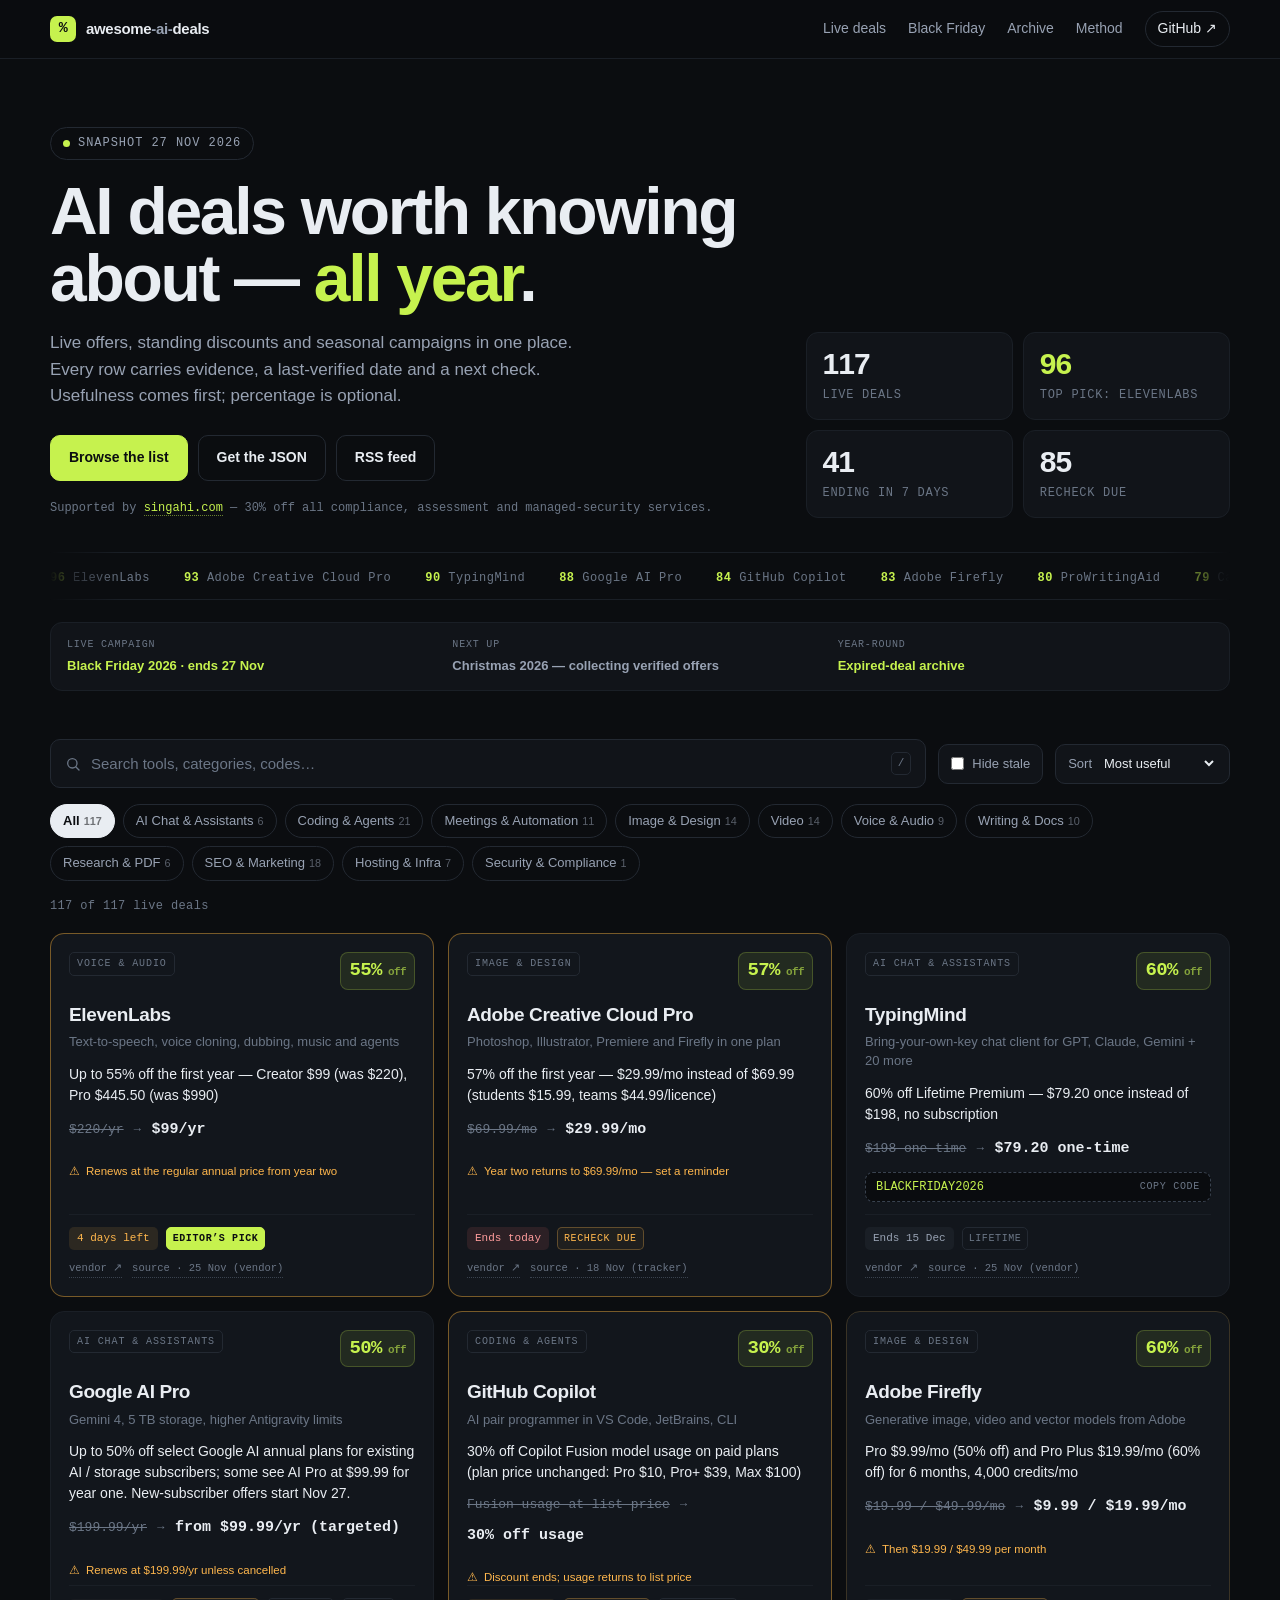
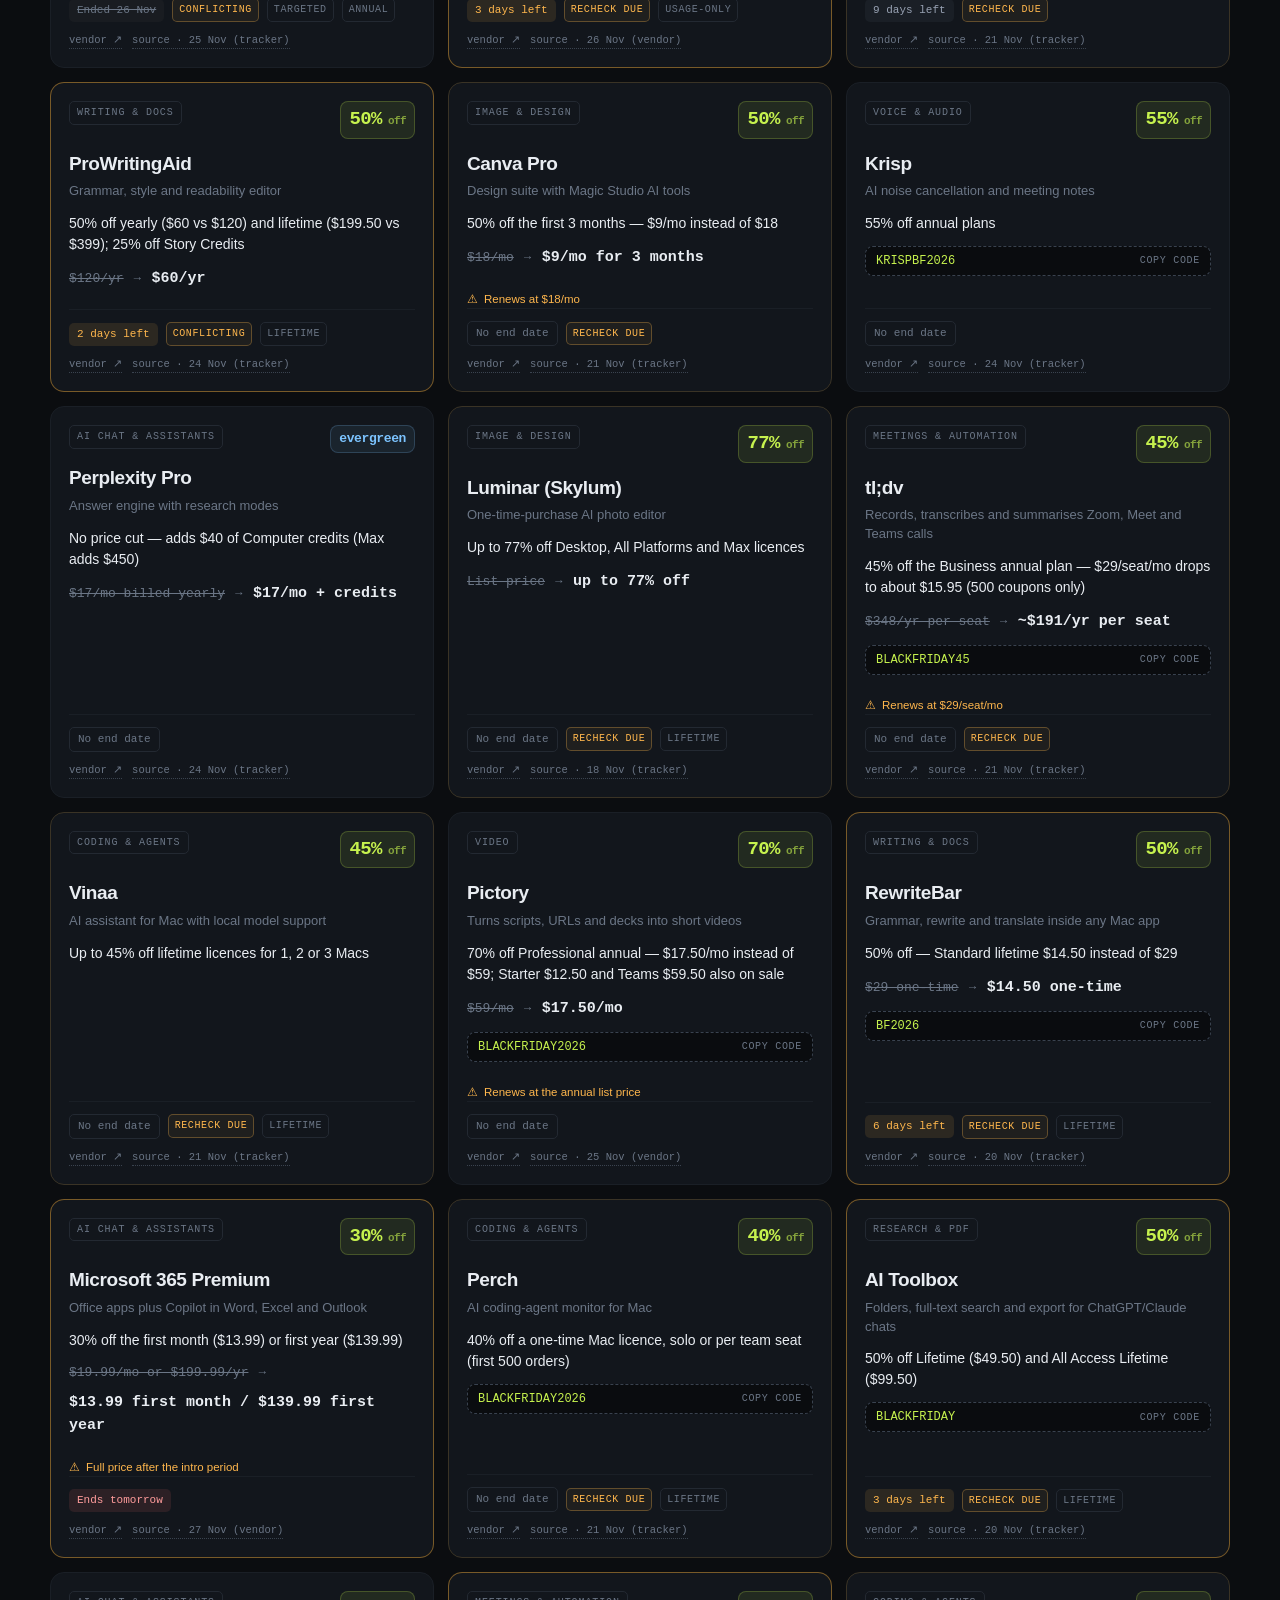
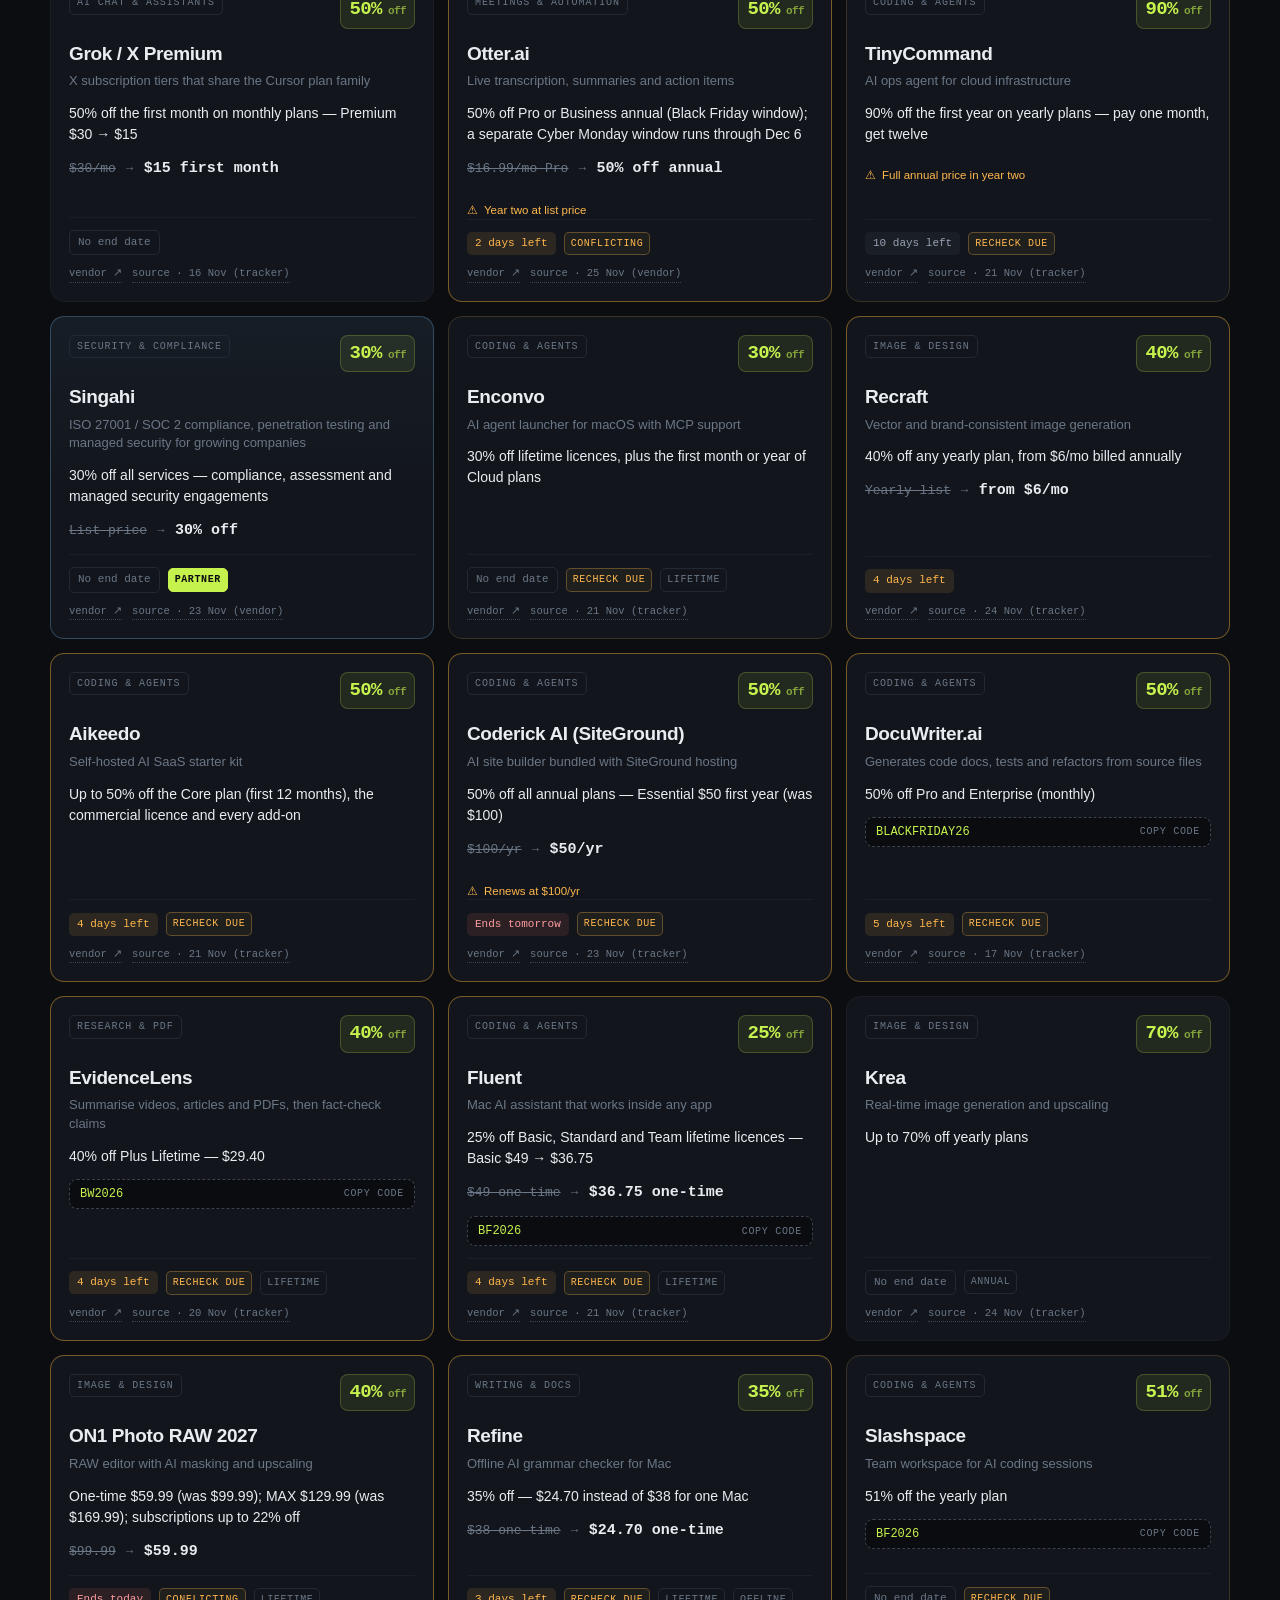
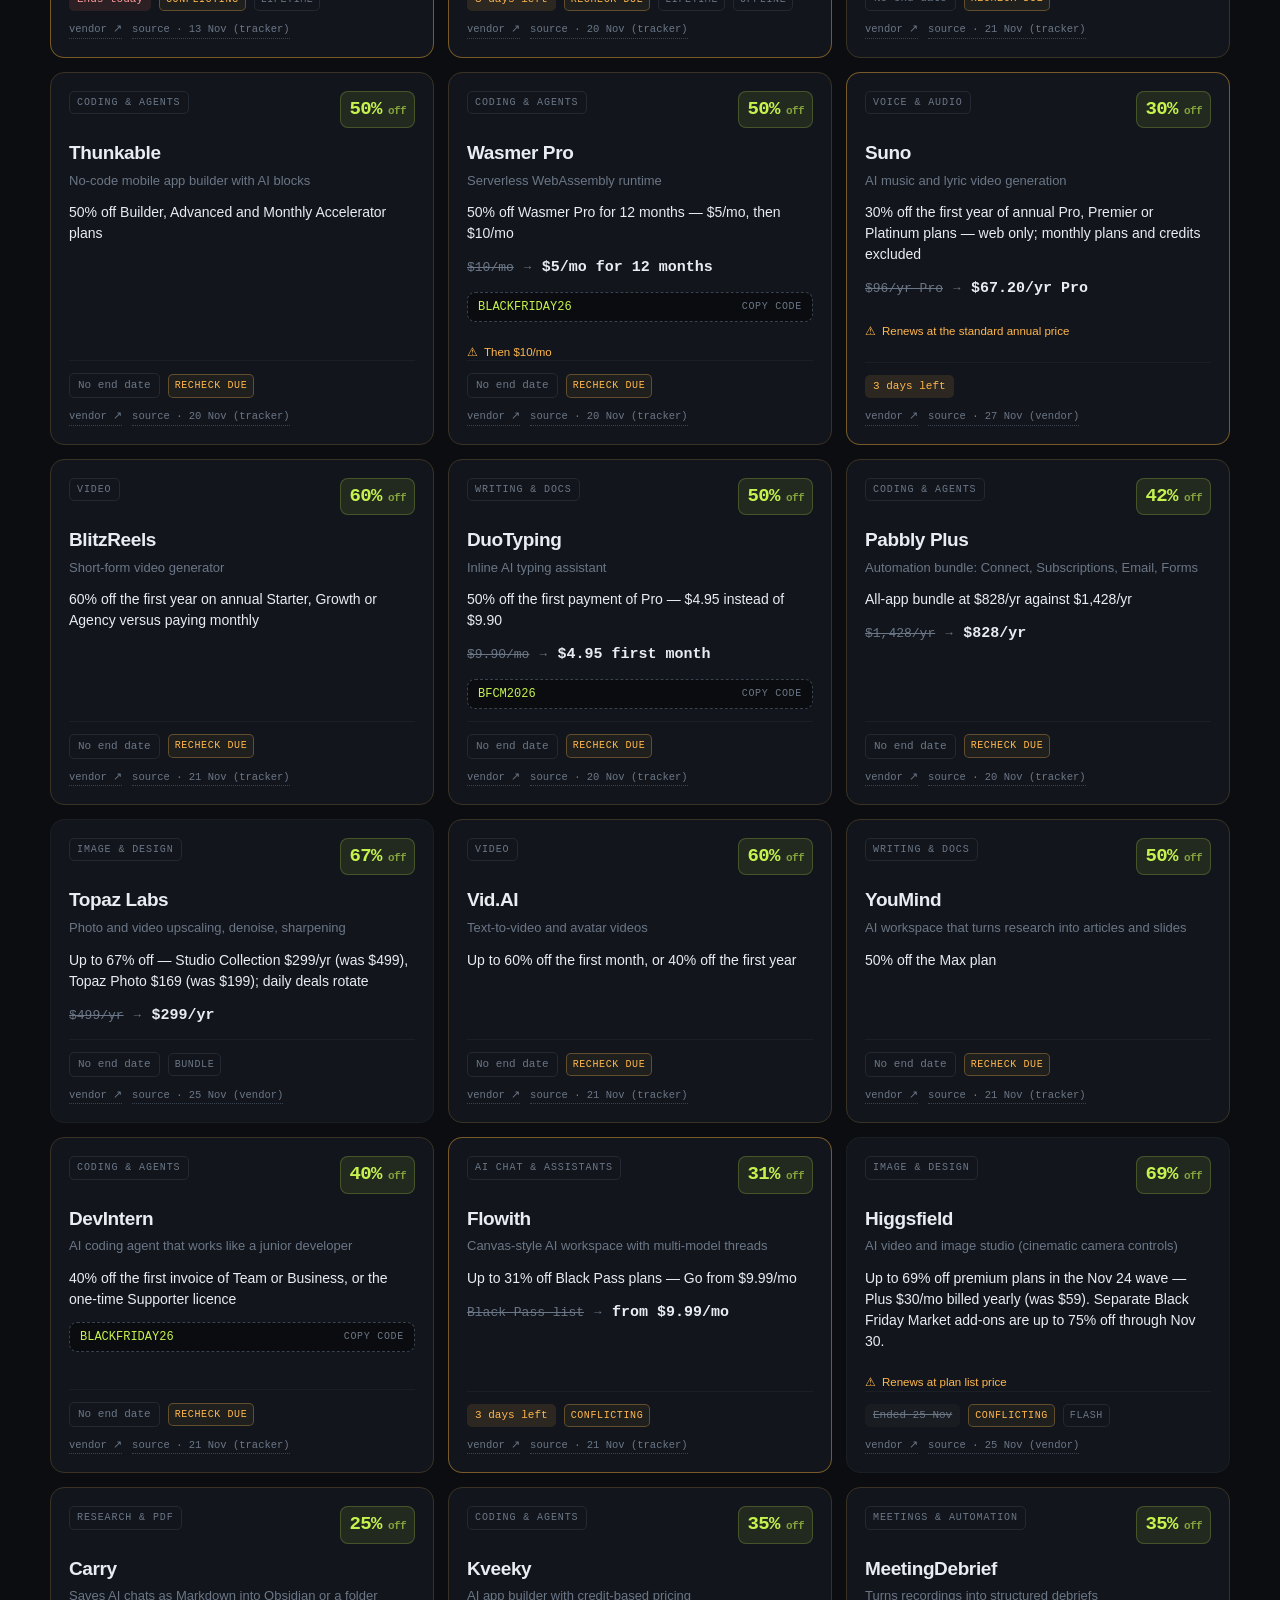
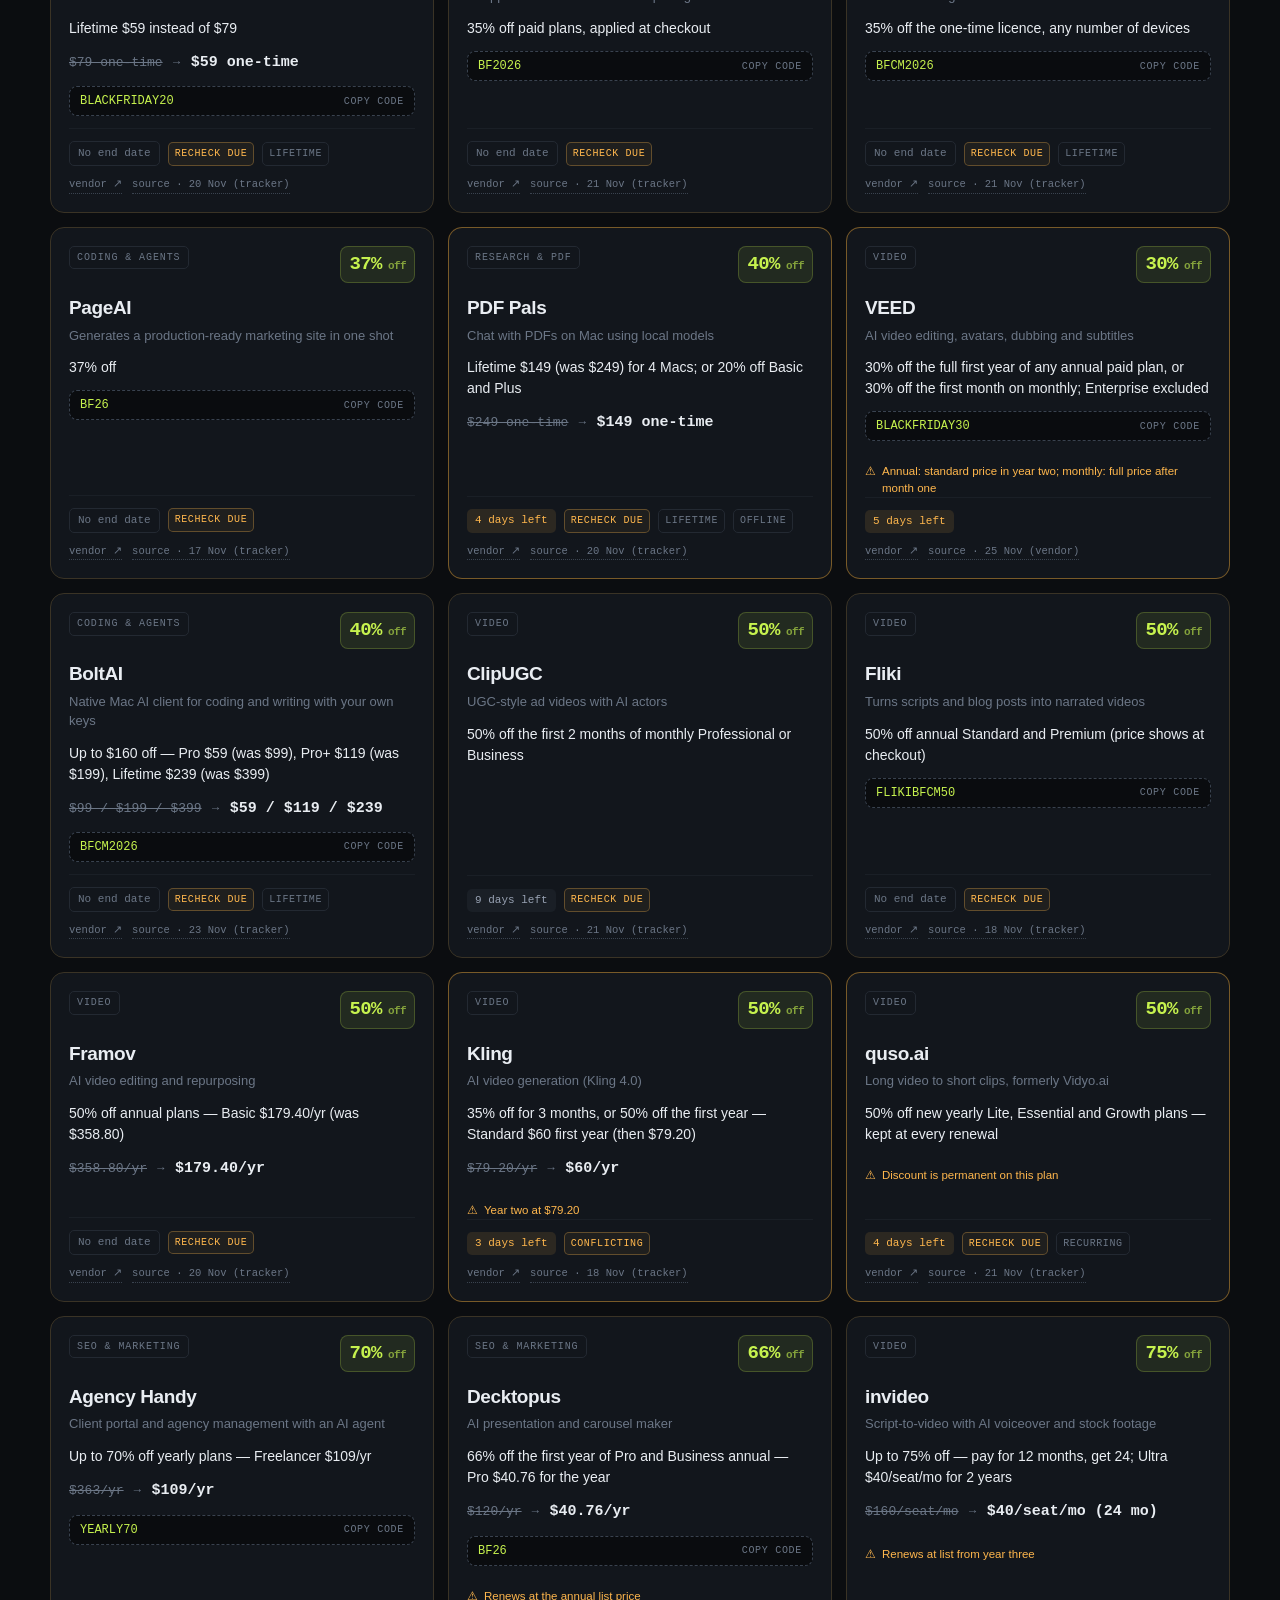
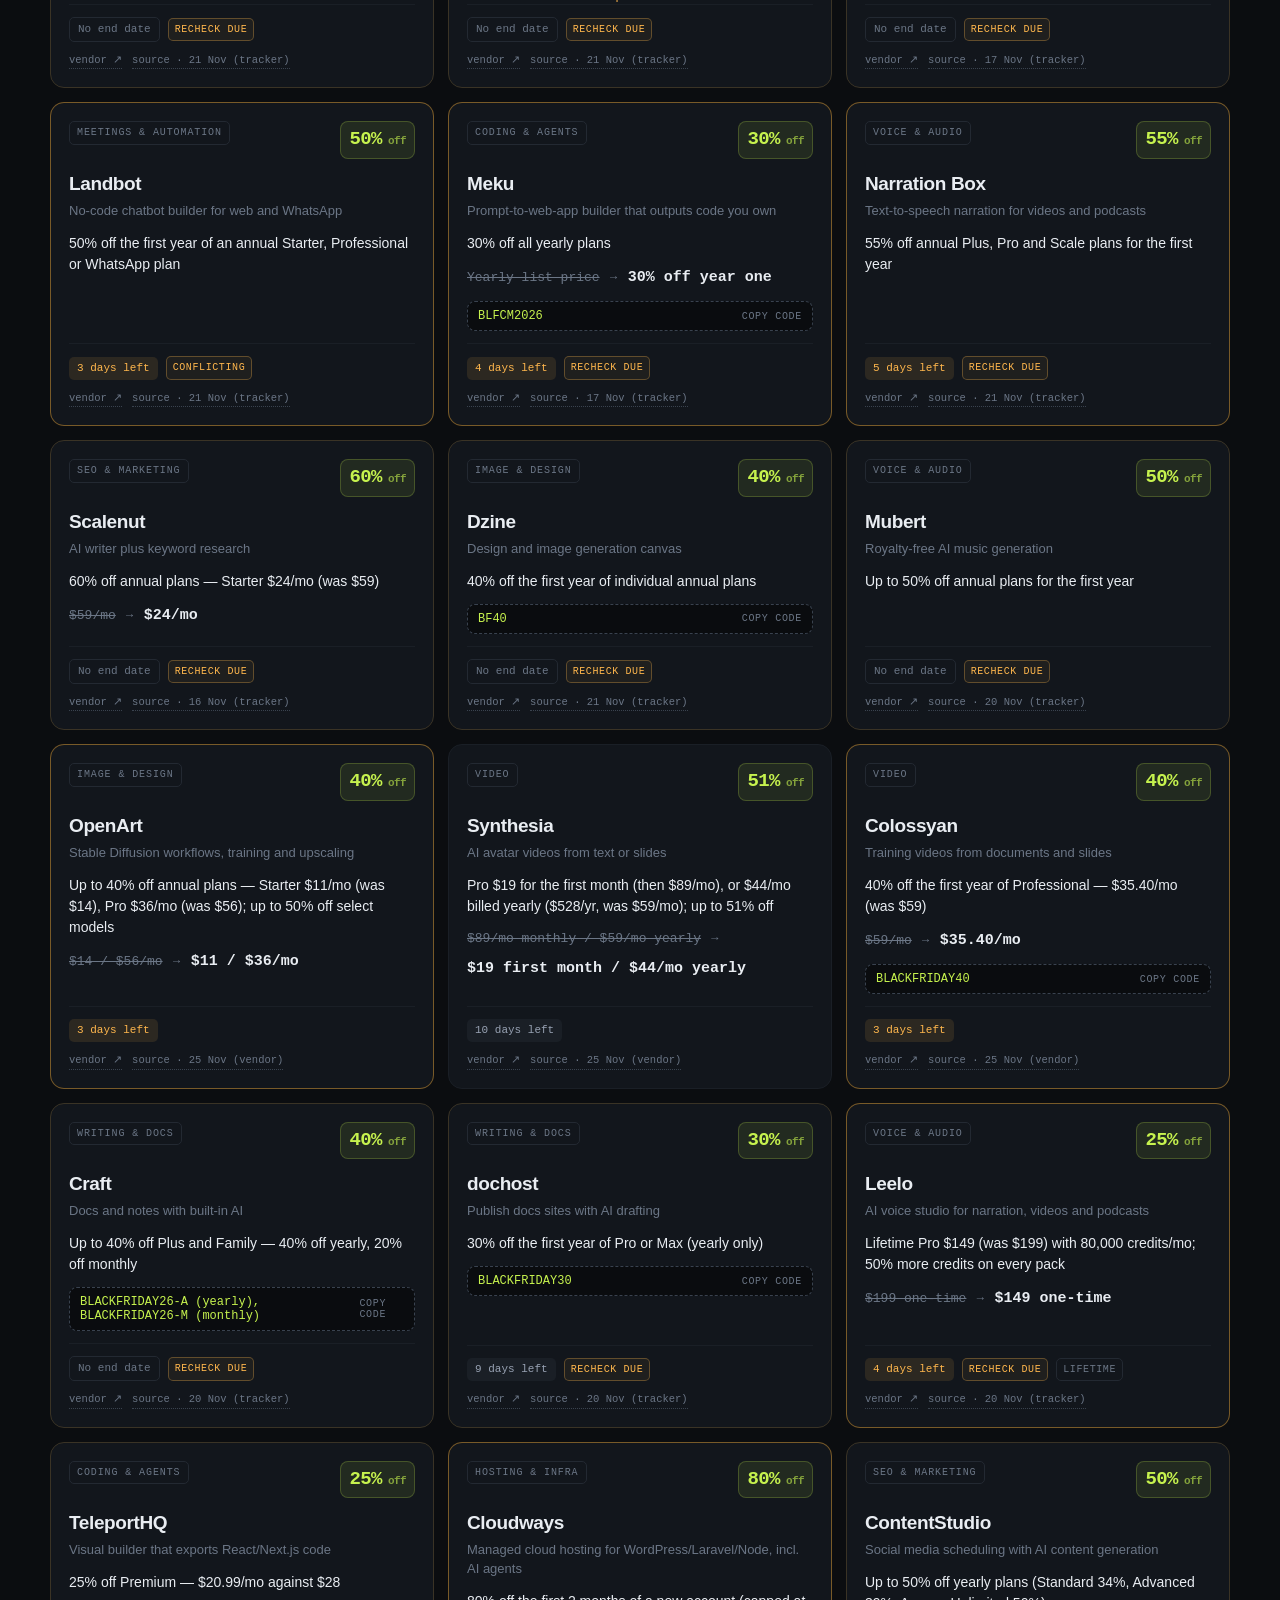
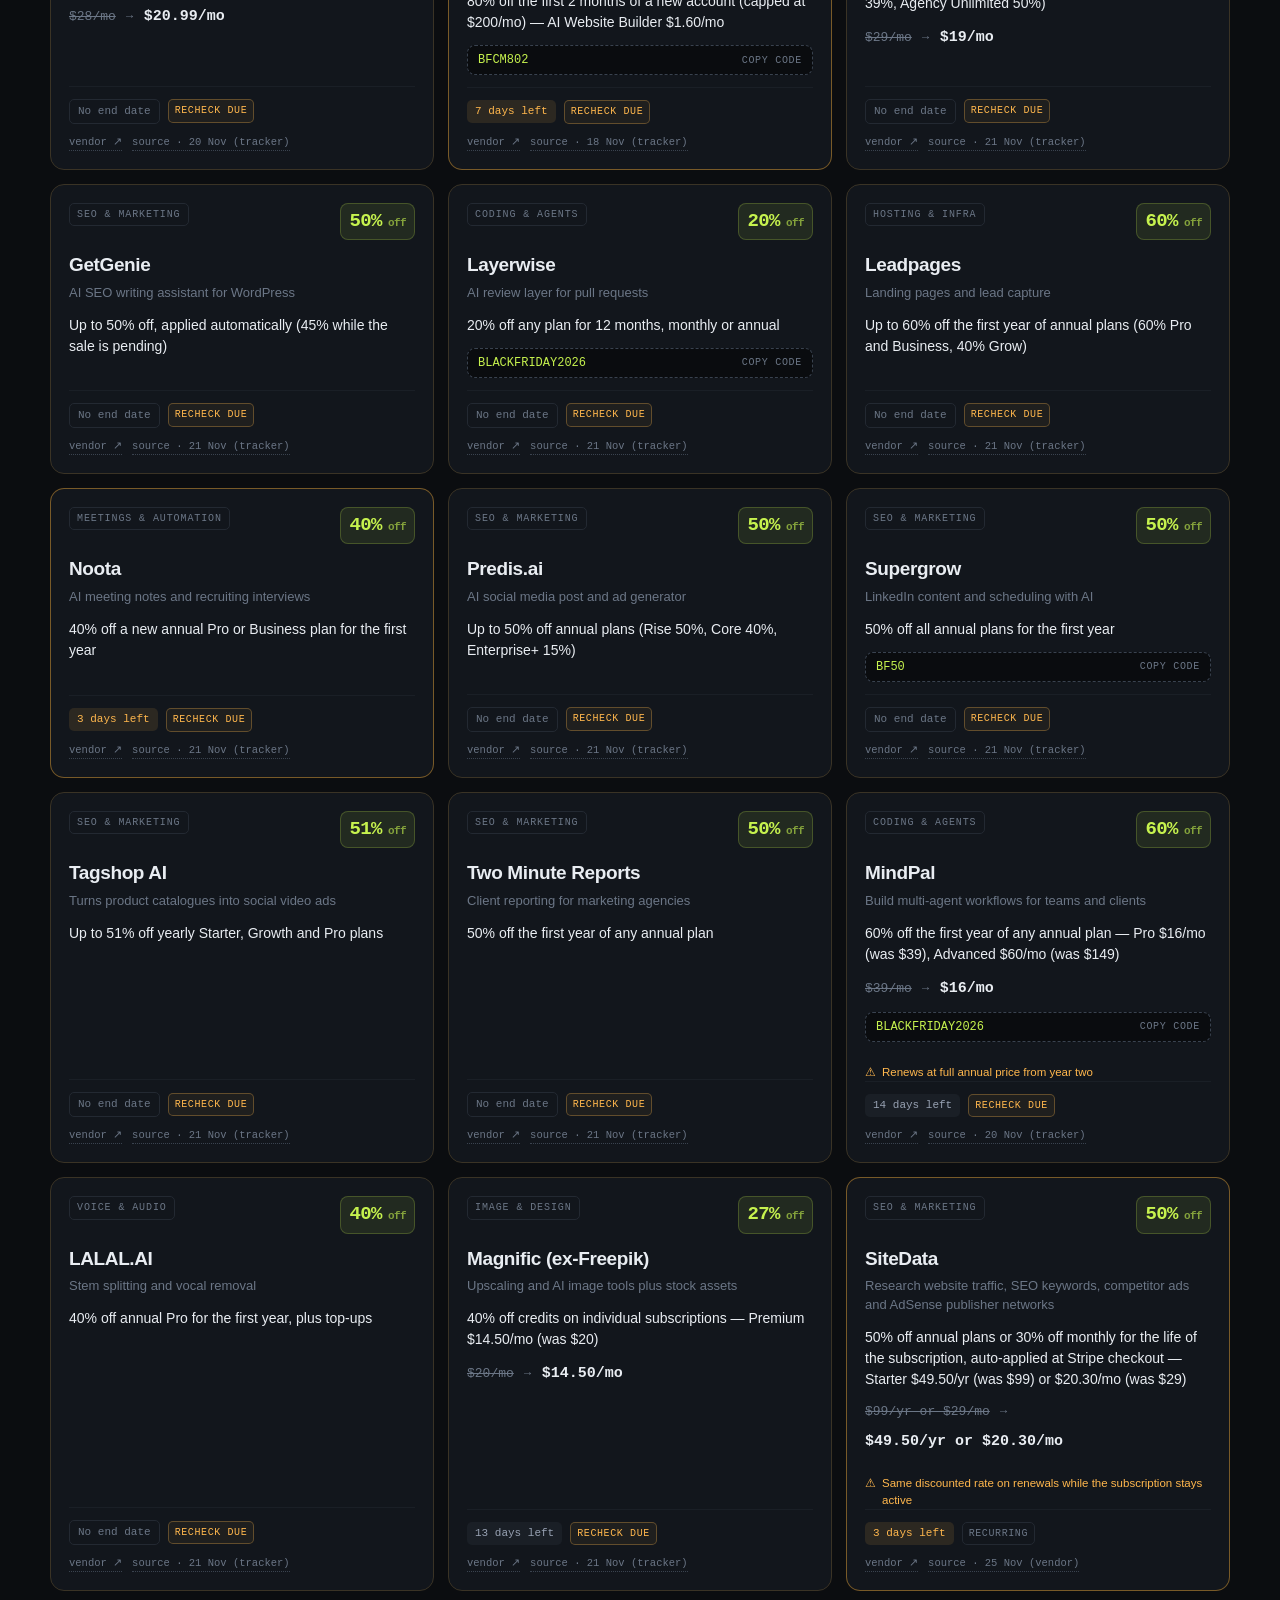
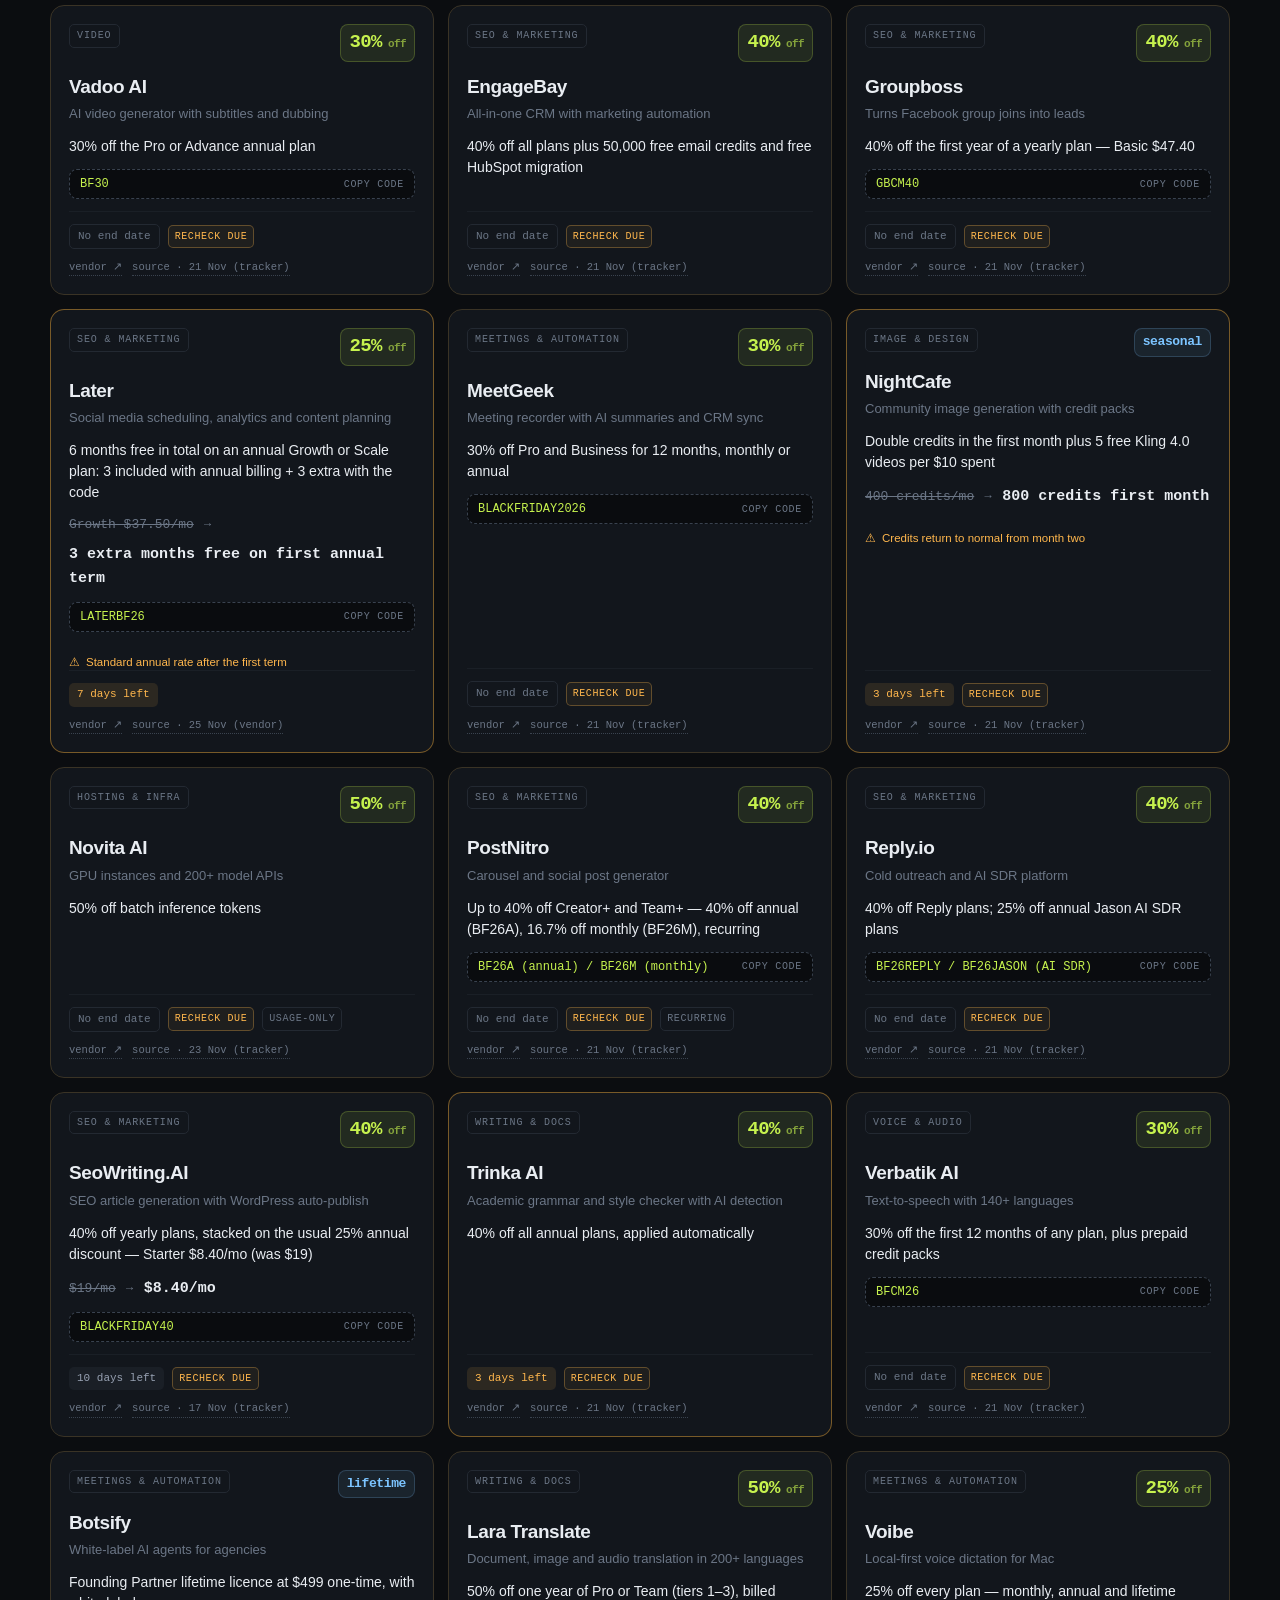
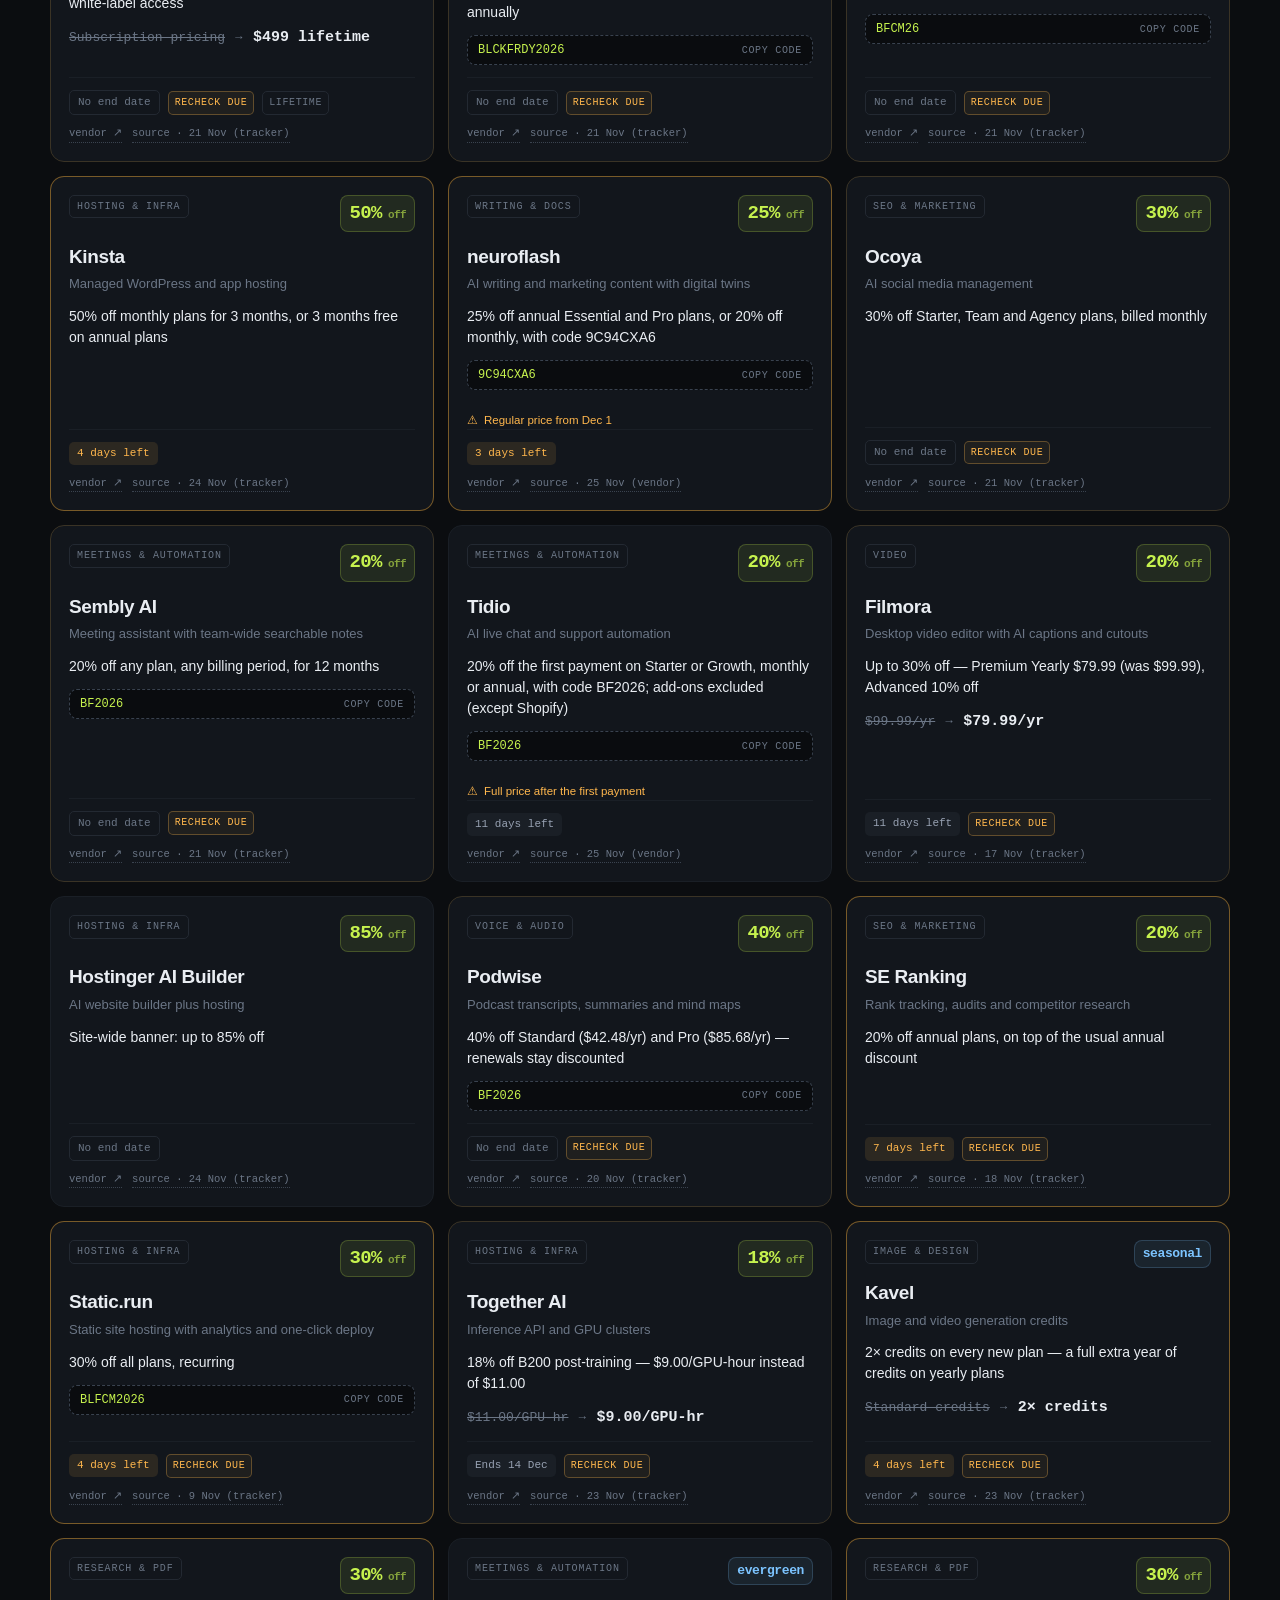
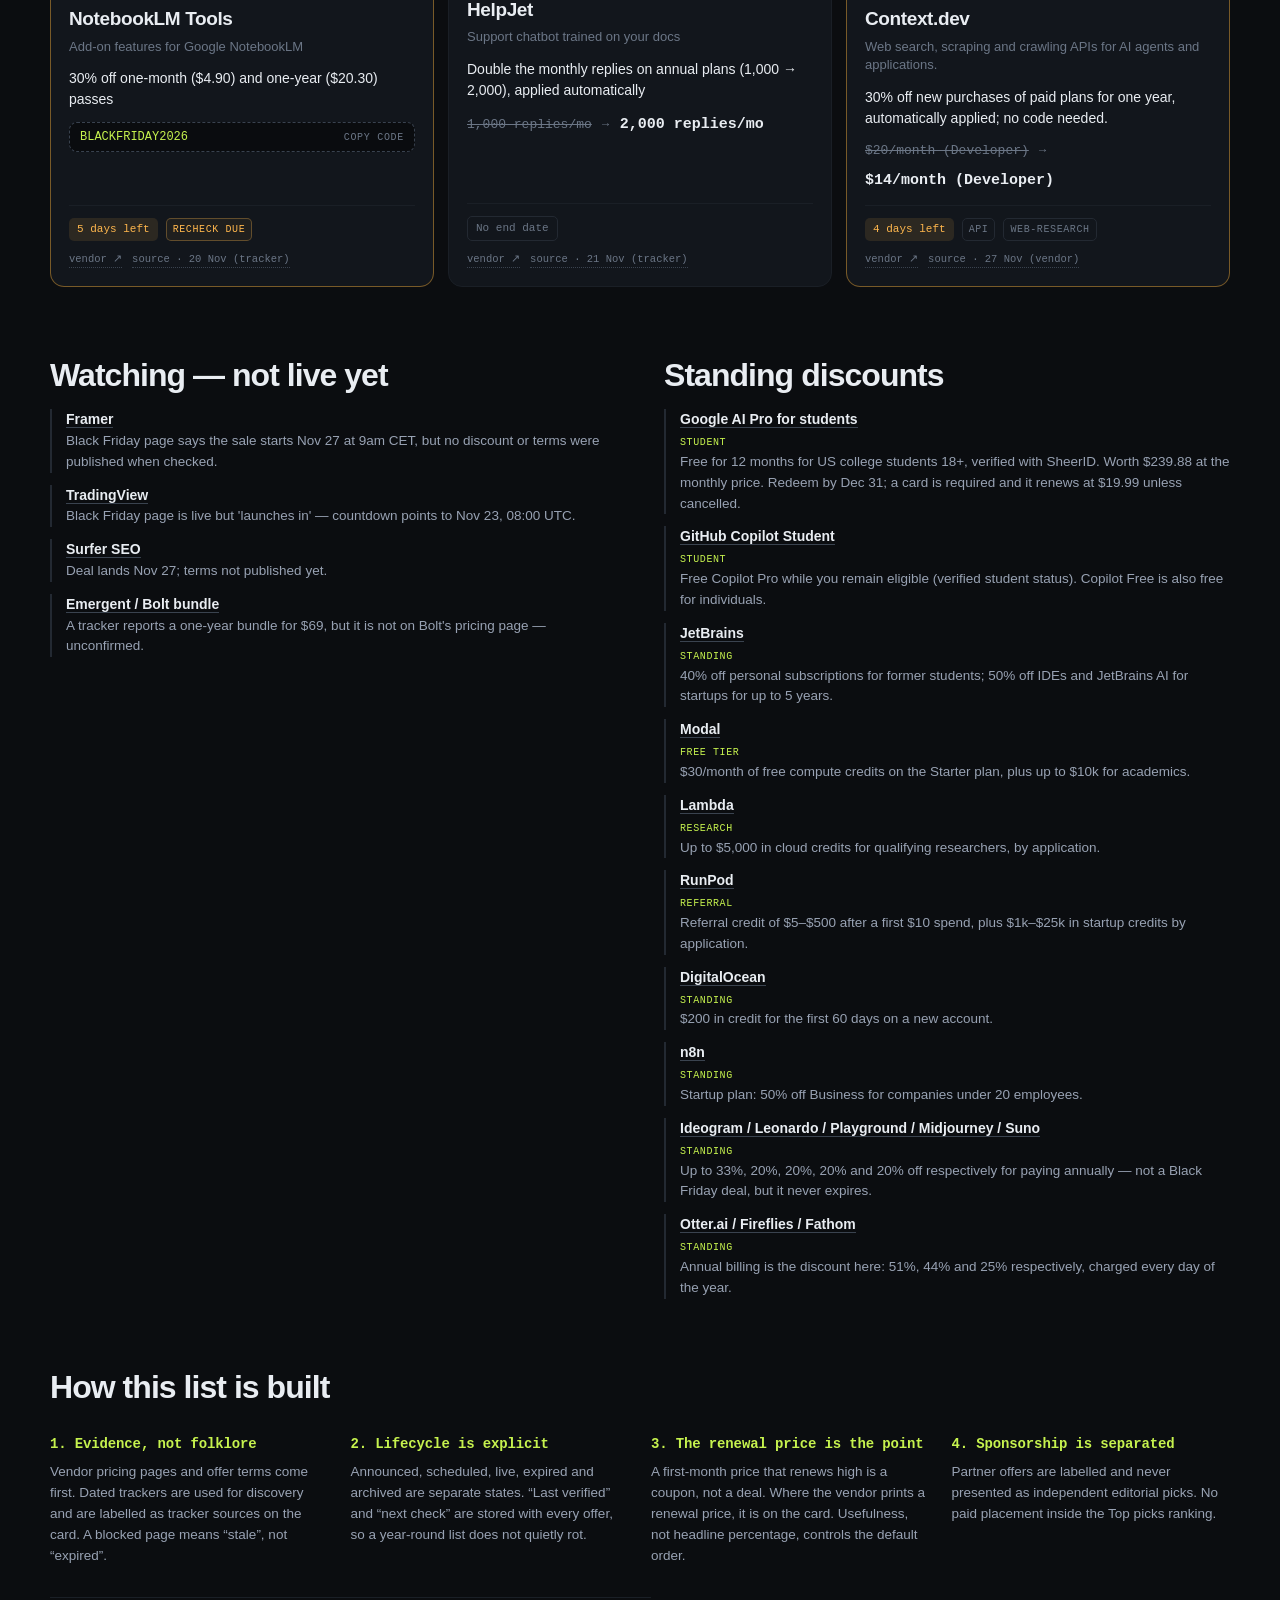
<file: index.html>
<!doctype html>
<html lang="en">
<head>
<meta charset="utf-8">
<meta name="viewport" content="width=device-width, initial-scale=1">
<title>Awesome AI Deals 2026 — Live, Verified Discounts</title>
<meta name="description" content="A year-round list of useful AI and software deals, ranked by usefulness with prices, deadlines, renewal terms and dated evidence.">
<meta name="theme-color" content="#0b0d10">
<meta property="og:title" content="Awesome AI Deals 2026 — Live, Verified Discounts">
<meta property="og:description" content="A year-round list of useful AI and software deals, ranked by usefulness with prices, deadlines, renewal terms and dated evidence.">
<meta property="og:type" content="website">
<meta property="og:url" content="https://singahi1.github.io/awesome-ai-blackfriday/">
<link rel="canonical" href="https://singahi1.github.io/awesome-ai-blackfriday/">
<link rel="alternate" type="application/rss+xml" title="Awesome AI Deals" href="feed.xml">
<link rel="icon" href="data:image/svg+xml,<svg xmlns='http://www.w3.org/2000/svg' viewBox='0 0 100 100'><rect width='100' height='100' rx='22' fill='%230b0d10'/><text y='.9em' x='50%25' text-anchor='middle' font-size='62' fill='%23c6f24e'>%25</text></svg>">
<base href="./">
<link rel="stylesheet" href="style.css">
</head>
<body data-view="home" data-campaign="" data-snapshot="2026-11-27">
<a class="skip" href="#deals">Skip to deals</a>

<header class="topbar">
  <div class="wrap topbar-in">
    <a class="brand" href="">
      <span class="brand-mark">%</span>
      <span class="brand-txt">awesome<span class="dim">-ai-</span>deals</span>
    </a>
    <nav class="topnav">
      <a href="#deals">Live deals</a>
      <a href="black-friday/">Black Friday</a>
      <a href="archive/">Archive</a>
      <a href="#method">Method</a>
      <a class="gh" href="https://github.com/Singahi1/awesome-ai-blackfriday" rel="noopener">GitHub ↗</a>
    </nav>
  </div>
</header>

<main>
  <section class="hero wrap">
    <div class="hero-grid">
      <div>
        <p class="eyebrow"><span class="pulse"></span> <span id="updated">Snapshot 27 Nov 2026</span></p>
        <h1>AI deals worth knowing about — <em>all year</em>.</h1>
        <p class="lede">Live offers, standing discounts and seasonal campaigns in one place. Every row carries evidence, a last-verified date and a next check. Usefulness comes first; percentage is optional.</p>
        <div class="hero-actions">
          <a class="btn primary" href="#deals">Browse the list</a>
          <a class="btn" href="data/deals.json">Get the JSON</a>
          <a class="btn" href="feed.xml">RSS feed</a>
        </div>
        <p class="support">Supported by <a href="https://singahi.com" target="_blank" rel="noopener">singahi.com</a> — 30% off all compliance, assessment and managed-security services.</p>
      </div>
      <div class="stats" id="stats" aria-label="Summary"><div class="stat"><b>117</b><span>live deals</span></div><div class="stat acid"><b>96</b><span>top pick: ElevenLabs</span></div><div class="stat"><b>41</b><span>ending in 7 days</span></div><div class="stat"><b>85</b><span>recheck due</span></div></div>
    </div>
    <div class="ticker" id="ticker" aria-hidden="true"><div class="ticker-track"><span><b>96</b> ElevenLabs</span><span><b>93</b> Adobe Creative Cloud Pro</span><span><b>90</b> TypingMind</span><span><b>88</b> Google AI Pro</span><span><b>84</b> GitHub Copilot</span><span><b>83</b> Adobe Firefly</span><span><b>80</b> ProWritingAid</span><span><b>79</b> Canva Pro</span><span><b>78</b> Krisp</span><span><b>96</b> ElevenLabs</span><span><b>93</b> Adobe Creative Cloud Pro</span><span><b>90</b> TypingMind</span><span><b>88</b> Google AI Pro</span><span><b>84</b> GitHub Copilot</span><span><b>83</b> Adobe Firefly</span><span><b>80</b> ProWritingAid</span><span><b>79</b> Canva Pro</span><span><b>78</b> Krisp</span></div></div>
    <div class="season-strip"><div><span>Live campaign</span><b><a href="black-friday/">Black Friday 2026 · ends 27 Nov</a></b></div><div><span>Next up</span><b>Christmas 2026 — collecting verified offers</b></div><div><span>Year-round</span><b><a href="archive/">Expired-deal archive</a></b></div></div>
  </section>

  <section class="wrap" id="deals">
    <div class="controls">
      <div class="search">
        <svg viewBox="0 0 24 24" width="16" height="16" aria-hidden="true"><circle cx="11" cy="11" r="7" fill="none" stroke="currentColor" stroke-width="2"/><path d="M16.5 16.5 21 21" stroke="currentColor" stroke-width="2" stroke-linecap="round"/></svg>
        <input id="q" type="search" placeholder="Search tools, categories, codes…" autocomplete="off" aria-label="Search deals">
        <kbd>/</kbd>
      </div>
      <label class="switch"><input type="checkbox" id="hide-stale"><span>Hide stale</span></label>
      <label class="select">
        <span>Sort</span>
        <select id="sort">
          <option value="useful">Most useful</option>
          <option value="discount">Biggest discount</option>
          <option value="ending">Ending soonest</option>
          <option value="az">A → Z</option>
          <option value="verified">Recently verified</option>
        </select>
      </label>
    </div>

    <div class="chips" id="cats" role="toolbar" aria-label="Filter by category"><button class="chip" data-cat="All" aria-pressed="true">All<small>117</small></button><button class="chip" data-cat="AI Chat &amp; Assistants" aria-pressed="false">AI Chat &amp; Assistants<small>6</small></button><button class="chip" data-cat="Coding &amp; Agents" aria-pressed="false">Coding &amp; Agents<small>21</small></button><button class="chip" data-cat="Meetings &amp; Automation" aria-pressed="false">Meetings &amp; Automation<small>11</small></button><button class="chip" data-cat="Image &amp; Design" aria-pressed="false">Image &amp; Design<small>14</small></button><button class="chip" data-cat="Video" aria-pressed="false">Video<small>14</small></button><button class="chip" data-cat="Voice &amp; Audio" aria-pressed="false">Voice &amp; Audio<small>9</small></button><button class="chip" data-cat="Writing &amp; Docs" aria-pressed="false">Writing &amp; Docs<small>10</small></button><button class="chip" data-cat="Research &amp; PDF" aria-pressed="false">Research &amp; PDF<small>6</small></button><button class="chip" data-cat="SEO &amp; Marketing" aria-pressed="false">SEO &amp; Marketing<small>18</small></button><button class="chip" data-cat="Hosting &amp; Infra" aria-pressed="false">Hosting &amp; Infra<small>7</small></button><button class="chip" data-cat="Security &amp; Compliance" aria-pressed="false">Security &amp; Compliance<small>1</small></button></div>

    <div class="resultbar">
      <p id="count">117 live offers · 117 total</p>
      <button class="linkish" id="reset" hidden>Clear filters</button>
    </div>

    <div class="grid" id="grid"><article class="card ending"><a class="stretched" href="https://elevenlabs.io/pricing" target="_blank" rel="noopener" aria-label="Open ElevenLabs offer"></a><div class="card-head"><span class="cat">Voice &amp; Audio</span><div class="disc">55%<span style="font-size:11px;opacity:.6"> off</span></div></div><h3>ElevenLabs</h3><p class="what">Text-to-speech, voice cloning, dubbing, music and agents</p><p class="deal">Up to 55% off the first year — Creator $99 (was $220), Pro $445.50 (was $990)</p><div class="price"><span class="before">$220/yr</span><span class="arrow">→</span><span class="after">$99/yr</span></div><p class="renewal">Renews at the regular annual price from year two</p><div class="meta"><span class="ends warm" title="11:59 PM ET; offer ran Nov 16 – Dec 1">4 days left</span><span class="tagpill pick">Editor’s pick</span></div><p class="src"><a href="https://elevenlabs.io/pricing" target="_blank" rel="noopener">vendor ↗</a><a href="https://join.elevenlabs.io/bfcm/terms" target="_blank" rel="noopener">source · 25 Nov (vendor)</a></p></article><article class="card ending stale-card"><a class="stretched" href="https://www.adobe.com/creativecloud/plans.html" target="_blank" rel="noopener" aria-label="Open Adobe Creative Cloud Pro offer"></a><div class="card-head"><span class="cat">Image &amp; Design</span><div class="disc">57%<span style="font-size:11px;opacity:.6"> off</span></div></div><h3>Adobe Creative Cloud Pro</h3><p class="what">Photoshop, Illustrator, Premiere and Firefly in one plan</p><p class="deal">57% off the first year — $29.99/mo instead of $69.99 (students $15.99, teams $44.99/licence)</p><div class="price"><span class="before">$69.99/mo</span><span class="arrow">→</span><span class="after">$29.99/mo</span></div><p class="renewal">Year two returns to $69.99/mo — set a reminder</p><div class="meta"><span class="ends hot" title="Official terms: Nov 13–27, 2026">Ends today</span><span class="tagpill stale">recheck due</span></div><p class="src"><a href="https://www.adobe.com/creativecloud/plans.html" target="_blank" rel="noopener">vendor ↗</a><a href="https://www.prompthackers.co/ai-tools/black-friday-deals" target="_blank" rel="noopener">source · 18 Nov (tracker)</a></p></article><article class="card"><a class="stretched" href="https://www.typingmind.com/buy" target="_blank" rel="noopener" aria-label="Open TypingMind offer"></a><div class="card-head"><span class="cat">AI Chat &amp; Assistants</span><div class="disc">60%<span style="font-size:11px;opacity:.6"> off</span></div></div><h3>TypingMind</h3><p class="what">Bring-your-own-key chat client for GPT, Claude, Gemini + 20 more</p><p class="deal">60% off Lifetime Premium — $79.20 once instead of $198, no subscription</p><div class="price"><span class="before">$198 one-time</span><span class="arrow">→</span><span class="after">$79.20 one-time</span></div><div class="code-row"><button class="code" data-code="BLACKFRIDAY2026" title="Click to copy"><span>BLACKFRIDAY2026</span><span class="hint">copy code</span></button></div><div class="meta"><span class="ends " title="Vendor docs say Dec 15; some trackers report Nov 30 — confirm at checkout">Ends 15 Dec</span><span class="tagpill">lifetime</span></div><p class="src"><a href="https://www.typingmind.com/buy" target="_blank" rel="noopener">vendor ↗</a><a href="https://docs.typingmind.com/resources/ai-black-friday-deals" target="_blank" rel="noopener">source · 25 Nov (vendor)</a></p></article><article class="card"><a class="stretched" href="https://one.google.com/about/plans" target="_blank" rel="noopener" aria-label="Open Google AI Pro offer"></a><div class="card-head"><span class="cat">AI Chat &amp; Assistants</span><div class="disc">50%<span style="font-size:11px;opacity:.6"> off</span></div></div><h3>Google AI Pro</h3><p class="what">Gemini 4, 5 TB storage, higher Antigravity limits</p><p class="deal">Up to 50% off select Google AI annual plans for existing AI / storage subscribers; some see AI Pro at $99.99 for year one. New-subscriber offers start Nov 27.</p><div class="price"><span class="before">$199.99/yr</span><span class="arrow">→</span><span class="after">from $99.99/yr (targeted)</span></div><p class="renewal">Renews at $199.99/yr unless cancelled</p><div class="meta"><span class="ends gone" title="Member early access through Nov 26; exact offer depends on current plan">Ended 26 Nov</span><span class="tagpill stale">conflicting</span><span class="tagpill">targeted</span><span class="tagpill">annual</span></div><p class="src"><a href="https://one.google.com/about/plans" target="_blank" rel="noopener">vendor ↗</a><a href="https://whichaicoder.com/ai-coding-black-friday-deals/" target="_blank" rel="noopener">source · 25 Nov (tracker)</a></p></article><article class="card ending stale-card"><a class="stretched" href="https://github.com/features/copilot/plans" target="_blank" rel="noopener" aria-label="Open GitHub Copilot offer"></a><div class="card-head"><span class="cat">Coding &amp; Agents</span><div class="disc">30%<span style="font-size:11px;opacity:.6"> off</span></div></div><h3>GitHub Copilot</h3><p class="what">AI pair programmer in VS Code, JetBrains, CLI</p><p class="deal">30% off Copilot Fusion model usage on paid plans (plan price unchanged: Pro $10, Pro+ $39, Max $100)</p><div class="price"><span class="before">Fusion usage at list price</span><span class="arrow">→</span><span class="after">30% off usage</span></div><p class="renewal">Discount ends; usage returns to list price</p><div class="meta"><span class="ends warm" title="">3 days left</span><span class="tagpill stale">recheck due</span><span class="tagpill">usage-only</span></div><p class="src"><a href="https://github.com/features/copilot/plans" target="_blank" rel="noopener">vendor ↗</a><a href="https://github.com/features/copilot/plans" target="_blank" rel="noopener">source · 26 Nov (vendor)</a></p></article><article class="card stale-card"><a class="stretched" href="https://www.adobe.com/products/firefly/plans.html" target="_blank" rel="noopener" aria-label="Open Adobe Firefly offer"></a><div class="card-head"><span class="cat">Image &amp; Design</span><div class="disc">60%<span style="font-size:11px;opacity:.6"> off</span></div></div><h3>Adobe Firefly</h3><p class="what">Generative image, video and vector models from Adobe</p><p class="deal">Pro $9.99/mo (50% off) and Pro Plus $19.99/mo (60% off) for 6 months, 4,000 credits/mo</p><div class="price"><span class="before">$19.99 / $49.99/mo</span><span class="arrow">→</span><span class="after">$9.99 / $19.99/mo</span></div><p class="renewal">Then $19.99 / $49.99 per month</p><div class="meta"><span class="ends " title="">9 days left</span><span class="tagpill stale">recheck due</span></div><p class="src"><a href="https://www.adobe.com/products/firefly/plans.html" target="_blank" rel="noopener">vendor ↗</a><a href="https://howtoai.com/ai-black-friday-deals/" target="_blank" rel="noopener">source · 21 Nov (tracker)</a></p></article><article class="card ending"><a class="stretched" href="https://prowritingaid.com/pricing" target="_blank" rel="noopener" aria-label="Open ProWritingAid offer"></a><div class="card-head"><span class="cat">Writing &amp; Docs</span><div class="disc">50%<span style="font-size:11px;opacity:.6"> off</span></div></div><h3>ProWritingAid</h3><p class="what">Grammar, style and readability editor</p><p class="deal">50% off yearly ($60 vs $120) and lifetime ($199.50 vs $399); 25% off Story Credits</p><div class="price"><span class="before">$120/yr</span><span class="arrow">→</span><span class="after">$60/yr</span></div><div class="meta"><span class="ends warm" title="11:59 PM PT — the vendor blog says Dec 4, go by the pricing page">2 days left</span><span class="tagpill stale">conflicting</span><span class="tagpill">lifetime</span></div><p class="src"><a href="https://prowritingaid.com/pricing" target="_blank" rel="noopener">vendor ↗</a><a href="https://www.prompthackers.co/ai-tools/black-friday-deals" target="_blank" rel="noopener">source · 24 Nov (tracker)</a></p></article><article class="card stale-card"><a class="stretched" href="https://www.canva.com/pricing/" target="_blank" rel="noopener" aria-label="Open Canva Pro offer"></a><div class="card-head"><span class="cat">Image &amp; Design</span><div class="disc">50%<span style="font-size:11px;opacity:.6"> off</span></div></div><h3>Canva Pro</h3><p class="what">Design suite with Magic Studio AI tools</p><p class="deal">50% off the first 3 months — $9/mo instead of $18</p><div class="price"><span class="before">$18/mo</span><span class="arrow">→</span><span class="after">$9/mo for 3 months</span></div><p class="renewal">Renews at $18/mo</p><div class="meta"><span class="ends open" title="No end date printed">No end date</span><span class="tagpill stale">recheck due</span></div><p class="src"><a href="https://www.canva.com/pricing/" target="_blank" rel="noopener">vendor ↗</a><a href="https://howtoai.com/ai-black-friday-deals/" target="_blank" rel="noopener">source · 21 Nov (tracker)</a></p></article><article class="card"><a class="stretched" href="https://krisp.ai/pricing/" target="_blank" rel="noopener" aria-label="Open Krisp offer"></a><div class="card-head"><span class="cat">Voice &amp; Audio</span><div class="disc">55%<span style="font-size:11px;opacity:.6"> off</span></div></div><h3>Krisp</h3><p class="what">AI noise cancellation and meeting notes</p><p class="deal">55% off annual plans</p><div class="code-row"><button class="code" data-code="KRISPBF2026" title="Click to copy"><span>KRISPBF2026</span><span class="hint">copy code</span></button></div><div class="meta"><span class="ends open" title="No end date printed">No end date</span></div><p class="src"><a href="https://krisp.ai/pricing/" target="_blank" rel="noopener">vendor ↗</a><a href="https://buildstacktools.com/guides/black-friday-ai-dev-tool-deals-2026.html" target="_blank" rel="noopener">source · 24 Nov (tracker)</a></p></article><article class="card"><a class="stretched" href="https://www.perplexity.ai/pro" target="_blank" rel="noopener" aria-label="Open Perplexity Pro offer"></a><div class="card-head"><span class="cat">AI Chat &amp; Assistants</span><div class="disc na">evergreen</div></div><h3>Perplexity Pro</h3><p class="what">Answer engine with research modes</p><p class="deal">No price cut — adds $40 of Computer credits (Max adds $450)</p><div class="price"><span class="before">$17/mo billed yearly</span><span class="arrow">→</span><span class="after">$17/mo + credits</span></div><div class="meta"><span class="ends open" title="&#x27;Limited time&#x27;, undated">No end date</span></div><p class="src"><a href="https://www.perplexity.ai/pro" target="_blank" rel="noopener">vendor ↗</a><a href="https://www.zemith.com/en/contents/ai-black-friday-deals" target="_blank" rel="noopener">source · 24 Nov (tracker)</a></p></article><article class="card stale-card"><a class="stretched" href="https://skylum.com/luminar" target="_blank" rel="noopener" aria-label="Open Luminar (Skylum) offer"></a><div class="card-head"><span class="cat">Image &amp; Design</span><div class="disc">77%<span style="font-size:11px;opacity:.6"> off</span></div></div><h3>Luminar (Skylum)</h3><p class="what">One-time-purchase AI photo editor</p><p class="deal">Up to 77% off Desktop, All Platforms and Max licences</p><div class="price"><span class="before">List price</span><span class="arrow">→</span><span class="after">up to 77% off</span></div><div class="meta"><span class="ends open" title="No end date printed">No end date</span><span class="tagpill stale">recheck due</span><span class="tagpill">lifetime</span></div><p class="src"><a href="https://skylum.com/luminar" target="_blank" rel="noopener">vendor ↗</a><a href="https://www.prompthackers.co/ai-tools/black-friday-deals" target="_blank" rel="noopener">source · 18 Nov (tracker)</a></p></article><article class="card stale-card"><a class="stretched" href="https://vinaa.app/pricing" target="_blank" rel="noopener" aria-label="Open Vinaa offer"></a><div class="card-head"><span class="cat">Coding &amp; Agents</span><div class="disc">45%<span style="font-size:11px;opacity:.6"> off</span></div></div><h3>Vinaa</h3><p class="what">AI assistant for Mac with local model support</p><p class="deal">Up to 45% off lifetime licences for 1, 2 or 3 Macs</p><div class="meta"><span class="ends open" title="No end date printed">No end date</span><span class="tagpill stale">recheck due</span><span class="tagpill">lifetime</span></div><p class="src"><a href="https://vinaa.app/pricing" target="_blank" rel="noopener">vendor ↗</a><a href="https://aideals.app/deals/black-friday" target="_blank" rel="noopener">source · 21 Nov (tracker)</a></p></article><article class="card stale-card"><a class="stretched" href="https://tldv.io/pricing/" target="_blank" rel="noopener" aria-label="Open tl;dv offer"></a><div class="card-head"><span class="cat">Meetings &amp; Automation</span><div class="disc">45%<span style="font-size:11px;opacity:.6"> off</span></div></div><h3>tl;dv</h3><p class="what">Records, transcribes and summarises Zoom, Meet and Teams calls</p><p class="deal">45% off the Business annual plan — $29/seat/mo drops to about $15.95 (500 coupons only)</p><div class="price"><span class="before">$348/yr per seat</span><span class="arrow">→</span><span class="after">~$191/yr per seat</span></div><div class="code-row"><button class="code" data-code="BLACKFRIDAY45" title="Click to copy"><span>BLACKFRIDAY45</span><span class="hint">copy code</span></button></div><p class="renewal">Renews at $29/seat/mo</p><div class="meta"><span class="ends open" title="No end date; capped at 500 coupons">No end date</span><span class="tagpill stale">recheck due</span></div><p class="src"><a href="https://tldv.io/pricing/" target="_blank" rel="noopener">vendor ↗</a><a href="https://aiincontext.com/articles/bf2026-ai-meeting-notes-tools" target="_blank" rel="noopener">source · 21 Nov (tracker)</a></p></article><article class="card"><a class="stretched" href="https://pictory.ai/pricing/" target="_blank" rel="noopener" aria-label="Open Pictory offer"></a><div class="card-head"><span class="cat">Video</span><div class="disc">70%<span style="font-size:11px;opacity:.6"> off</span></div></div><h3>Pictory</h3><p class="what">Turns scripts, URLs and decks into short videos</p><p class="deal">70% off Professional annual — $17.50/mo instead of $59; Starter $12.50 and Teams $59.50 also on sale</p><div class="price"><span class="before">$59/mo</span><span class="arrow">→</span><span class="after">$17.50/mo</span></div><div class="code-row"><button class="code" data-code="BLACKFRIDAY2026" title="Click to copy"><span>BLACKFRIDAY2026</span><span class="hint">copy code</span></button></div><p class="renewal">Renews at the annual list price</p><div class="meta"><span class="ends open" title="Labelled &#x27;Black Friday Offer&#x27;, no written end date">No end date</span></div><p class="src"><a href="https://pictory.ai/pricing/" target="_blank" rel="noopener">vendor ↗</a><a href="https://pictory.ai/pricing/" target="_blank" rel="noopener">source · 25 Nov (vendor)</a></p></article><article class="card ending stale-card"><a class="stretched" href="https://rewritebar.com/" target="_blank" rel="noopener" aria-label="Open RewriteBar offer"></a><div class="card-head"><span class="cat">Writing &amp; Docs</span><div class="disc">50%<span style="font-size:11px;opacity:.6"> off</span></div></div><h3>RewriteBar</h3><p class="what">Grammar, rewrite and translate inside any Mac app</p><p class="deal">50% off — Standard lifetime $14.50 instead of $29</p><div class="price"><span class="before">$29 one-time</span><span class="arrow">→</span><span class="after">$14.50 one-time</span></div><div class="code-row"><button class="code" data-code="BF2026" title="Click to copy"><span>BF2026</span><span class="hint">copy code</span></button></div><div class="meta"><span class="ends warm" title="">6 days left</span><span class="tagpill stale">recheck due</span><span class="tagpill">lifetime</span></div><p class="src"><a href="https://rewritebar.com/" target="_blank" rel="noopener">vendor ↗</a><a href="https://docs.typingmind.com/resources/ai-black-friday-deals" target="_blank" rel="noopener">source · 20 Nov (tracker)</a></p></article><article class="card ending"><a class="stretched" href="https://www.microsoft.com/en-us/microsoft-365/buy/compare-all-microsoft-365-products" target="_blank" rel="noopener" aria-label="Open Microsoft 365 Premium offer"></a><div class="card-head"><span class="cat">AI Chat &amp; Assistants</span><div class="disc">30%<span style="font-size:11px;opacity:.6"> off</span></div></div><h3>Microsoft 365 Premium</h3><p class="what">Office apps plus Copilot in Word, Excel and Outlook</p><p class="deal">30% off the first month ($13.99) or first year ($139.99)</p><div class="price"><span class="before">$19.99/mo or $199.99/yr</span><span class="arrow">→</span><span class="after">$13.99 first month / $139.99 first year</span></div><p class="renewal">Full price after the intro period</p><div class="meta"><span class="ends hot" title="Microsoft Store Black Friday window Nov 19–28; offer while advertised">Ends tomorrow</span></div><p class="src"><a href="https://www.microsoft.com/en-us/microsoft-365/buy/compare-all-microsoft-365-products" target="_blank" rel="noopener">vendor ↗</a><a href="https://www.microsoft.com/en-us/microsoft-365/buy/compare-all-microsoft-365-products" target="_blank" rel="noopener">source · 27 Nov (vendor)</a></p></article><article class="card stale-card"><a class="stretched" href="https://perch.dev/" target="_blank" rel="noopener" aria-label="Open Perch offer"></a><div class="card-head"><span class="cat">Coding &amp; Agents</span><div class="disc">40%<span style="font-size:11px;opacity:.6"> off</span></div></div><h3>Perch</h3><p class="what">AI coding-agent monitor for Mac</p><p class="deal">40% off a one-time Mac licence, solo or per team seat (first 500 orders)</p><div class="code-row"><button class="code" data-code="BLACKFRIDAY2026" title="Click to copy"><span>BLACKFRIDAY2026</span><span class="hint">copy code</span></button></div><div class="meta"><span class="ends open" title="No end date; 500-order cap">No end date</span><span class="tagpill stale">recheck due</span><span class="tagpill">lifetime</span></div><p class="src"><a href="https://perch.dev/" target="_blank" rel="noopener">vendor ↗</a><a href="https://aideals.app/deals/black-friday" target="_blank" rel="noopener">source · 21 Nov (tracker)</a></p></article><article class="card ending stale-card"><a class="stretched" href="https://aitoolbox.app/pricing" target="_blank" rel="noopener" aria-label="Open AI Toolbox offer"></a><div class="card-head"><span class="cat">Research &amp; PDF</span><div class="disc">50%<span style="font-size:11px;opacity:.6"> off</span></div></div><h3>AI Toolbox</h3><p class="what">Folders, full-text search and export for ChatGPT/Claude chats</p><p class="deal">50% off Lifetime ($49.50) and All Access Lifetime ($99.50)</p><div class="code-row"><button class="code" data-code="BLACKFRIDAY" title="Click to copy"><span>BLACKFRIDAY</span><span class="hint">copy code</span></button></div><div class="meta"><span class="ends warm" title="">3 days left</span><span class="tagpill stale">recheck due</span><span class="tagpill">lifetime</span></div><p class="src"><a href="https://aitoolbox.app/pricing" target="_blank" rel="noopener">vendor ↗</a><a href="https://docs.typingmind.com/resources/ai-black-friday-deals" target="_blank" rel="noopener">source · 20 Nov (tracker)</a></p></article><article class="card"><a class="stretched" href="https://grok.com/plans" target="_blank" rel="noopener" aria-label="Open Grok / X Premium offer"></a><div class="card-head"><span class="cat">AI Chat &amp; Assistants</span><div class="disc">50%<span style="font-size:11px;opacity:.6"> off</span></div></div><h3>Grok / X Premium</h3><p class="what">X subscription tiers that share the Cursor plan family</p><p class="deal">50% off the first month on monthly plans — Premium $30 → $15</p><div class="price"><span class="before">$30/mo</span><span class="arrow">→</span><span class="after">$15 first month</span></div><div class="meta"><span class="ends open" title="Standing promo, no end date">No end date</span></div><p class="src"><a href="https://grok.com/plans" target="_blank" rel="noopener">vendor ↗</a><a href="https://geotoolbox.ai/blog/black-friday-ai-deals" target="_blank" rel="noopener">source · 16 Nov (tracker)</a></p></article><article class="card ending"><a class="stretched" href="https://otter.ai/black-friday" target="_blank" rel="noopener" aria-label="Open Otter.ai offer"></a><div class="card-head"><span class="cat">Meetings &amp; Automation</span><div class="disc">50%<span style="font-size:11px;opacity:.6"> off</span></div></div><h3>Otter.ai</h3><p class="what">Live transcription, summaries and action items</p><p class="deal">50% off Pro or Business annual (Black Friday window); a separate Cyber Monday window runs through Dec 6</p><div class="price"><span class="before">$16.99/mo Pro</span><span class="arrow">→</span><span class="after">50% off annual</span></div><p class="renewal">Year two at list price</p><div class="meta"><span class="ends warm" title="Black Friday window ends Nov 29; Cyber Monday window ends Dec 6">2 days left</span><span class="tagpill stale">conflicting</span></div><p class="src"><a href="https://otter.ai/black-friday" target="_blank" rel="noopener">vendor ↗</a><a href="https://otter.ai/black-friday" target="_blank" rel="noopener">source · 25 Nov (vendor)</a></p></article><article class="card stale-card"><a class="stretched" href="https://tinycommand.com/pricing" target="_blank" rel="noopener" aria-label="Open TinyCommand offer"></a><div class="card-head"><span class="cat">Coding &amp; Agents</span><div class="disc">90%<span style="font-size:11px;opacity:.6"> off</span></div></div><h3>TinyCommand</h3><p class="what">AI ops agent for cloud infrastructure</p><p class="deal">90% off the first year on yearly plans — pay one month, get twelve</p><p class="renewal">Full annual price in year two</p><div class="meta"><span class="ends " title="Runs Nov 14 – Dec 7">10 days left</span><span class="tagpill stale">recheck due</span></div><p class="src"><a href="https://tinycommand.com/pricing" target="_blank" rel="noopener">vendor ↗</a><a href="https://aideals.app/deals/black-friday" target="_blank" rel="noopener">source · 21 Nov (tracker)</a></p></article><article class="card sponsored"><a class="stretched" href="https://singahi.com" target="_blank" rel="noopener" aria-label="Open Singahi offer"></a><div class="card-head"><span class="cat">Security &amp; Compliance</span><div class="disc">30%<span style="font-size:11px;opacity:.6"> off</span></div></div><h3>Singahi</h3><p class="what">ISO 27001 / SOC 2 compliance, penetration testing and managed security for growing companies</p><p class="deal">30% off all services — compliance, assessment and managed security engagements</p><div class="price"><span class="before">List price</span><span class="arrow">→</span><span class="after">30% off</span></div><div class="meta"><span class="ends open" title="Partner offer — mention the list when you enquire">No end date</span><span class="tagpill pick">Partner</span></div><p class="src"><a href="https://singahi.com" target="_blank" rel="noopener">vendor ↗</a><a href="https://singahi.com" target="_blank" rel="noopener">source · 23 Nov (vendor)</a></p></article><article class="card stale-card"><a class="stretched" href="https://enconvo.com/pricing" target="_blank" rel="noopener" aria-label="Open Enconvo offer"></a><div class="card-head"><span class="cat">Coding &amp; Agents</span><div class="disc">30%<span style="font-size:11px;opacity:.6"> off</span></div></div><h3>Enconvo</h3><p class="what">AI agent launcher for macOS with MCP support</p><p class="deal">30% off lifetime licences, plus the first month or year of Cloud plans</p><div class="meta"><span class="ends open" title="No end date printed">No end date</span><span class="tagpill stale">recheck due</span><span class="tagpill">lifetime</span></div><p class="src"><a href="https://enconvo.com/pricing" target="_blank" rel="noopener">vendor ↗</a><a href="https://aideals.app/deals/black-friday" target="_blank" rel="noopener">source · 21 Nov (tracker)</a></p></article><article class="card ending"><a class="stretched" href="https://www.recraft.ai/pricing" target="_blank" rel="noopener" aria-label="Open Recraft offer"></a><div class="card-head"><span class="cat">Image &amp; Design</span><div class="disc">40%<span style="font-size:11px;opacity:.6"> off</span></div></div><h3>Recraft</h3><p class="what">Vector and brand-consistent image generation</p><p class="deal">40% off any yearly plan, from $6/mo billed annually</p><div class="price"><span class="before">Yearly list</span><span class="arrow">→</span><span class="after">from $6/mo</span></div><div class="meta"><span class="ends warm" title="">4 days left</span></div><p class="src"><a href="https://www.recraft.ai/pricing" target="_blank" rel="noopener">vendor ↗</a><a href="https://buildstacktools.com/guides/black-friday-ai-dev-tool-deals-2026.html" target="_blank" rel="noopener">source · 24 Nov (tracker)</a></p></article><article class="card ending stale-card"><a class="stretched" href="https://aikeedo.com/pricing" target="_blank" rel="noopener" aria-label="Open Aikeedo offer"></a><div class="card-head"><span class="cat">Coding &amp; Agents</span><div class="disc">50%<span style="font-size:11px;opacity:.6"> off</span></div></div><h3>Aikeedo</h3><p class="what">Self-hosted AI SaaS starter kit</p><p class="deal">Up to 50% off the Core plan (first 12 months), the commercial licence and every add-on</p><div class="meta"><span class="ends warm" title="Runs Nov 24 – Dec 1">4 days left</span><span class="tagpill stale">recheck due</span></div><p class="src"><a href="https://aikeedo.com/pricing" target="_blank" rel="noopener">vendor ↗</a><a href="https://aideals.app/deals/black-friday" target="_blank" rel="noopener">source · 21 Nov (tracker)</a></p></article><article class="card ending stale-card"><a class="stretched" href="https://www.siteground.com/coderick-ai" target="_blank" rel="noopener" aria-label="Open Coderick AI (SiteGround) offer"></a><div class="card-head"><span class="cat">Coding &amp; Agents</span><div class="disc">50%<span style="font-size:11px;opacity:.6"> off</span></div></div><h3>Coderick AI (SiteGround)</h3><p class="what">AI site builder bundled with SiteGround hosting</p><p class="deal">50% off all annual plans — Essential $50 first year (was $100)</p><div class="price"><span class="before">$100/yr</span><span class="arrow">→</span><span class="after">$50/yr</span></div><p class="renewal">Renews at $100/yr</p><div class="meta"><span class="ends hot" title="Countdown to 06:00 UTC">Ends tomorrow</span><span class="tagpill stale">recheck due</span></div><p class="src"><a href="https://www.siteground.com/coderick-ai" target="_blank" rel="noopener">vendor ↗</a><a href="https://thoughtcook.github.io/verified-black-friday/" target="_blank" rel="noopener">source · 23 Nov (tracker)</a></p></article><article class="card ending stale-card"><a class="stretched" href="https://www.docuwriter.ai/pricing" target="_blank" rel="noopener" aria-label="Open DocuWriter.ai offer"></a><div class="card-head"><span class="cat">Coding &amp; Agents</span><div class="disc">50%<span style="font-size:11px;opacity:.6"> off</span></div></div><h3>DocuWriter.ai</h3><p class="what">Generates code docs, tests and refactors from source files</p><p class="deal">50% off Pro and Enterprise (monthly)</p><div class="code-row"><button class="code" data-code="BLACKFRIDAY26" title="Click to copy"><span>BLACKFRIDAY26</span><span class="hint">copy code</span></button></div><div class="meta"><span class="ends warm" title="">5 days left</span><span class="tagpill stale">recheck due</span></div><p class="src"><a href="https://www.docuwriter.ai/pricing" target="_blank" rel="noopener">vendor ↗</a><a href="https://blackfridaydeals.dev/blog/black-friday-ai-tools-deals" target="_blank" rel="noopener">source · 17 Nov (tracker)</a></p></article><article class="card ending stale-card"><a class="stretched" href="https://evidencelens.com/pricing" target="_blank" rel="noopener" aria-label="Open EvidenceLens offer"></a><div class="card-head"><span class="cat">Research &amp; PDF</span><div class="disc">40%<span style="font-size:11px;opacity:.6"> off</span></div></div><h3>EvidenceLens</h3><p class="what">Summarise videos, articles and PDFs, then fact-check claims</p><p class="deal">40% off Plus Lifetime — $29.40</p><div class="code-row"><button class="code" data-code="BW2026" title="Click to copy"><span>BW2026</span><span class="hint">copy code</span></button></div><div class="meta"><span class="ends warm" title="">4 days left</span><span class="tagpill stale">recheck due</span><span class="tagpill">lifetime</span></div><p class="src"><a href="https://evidencelens.com/pricing" target="_blank" rel="noopener">vendor ↗</a><a href="https://docs.typingmind.com/resources/ai-black-friday-deals" target="_blank" rel="noopener">source · 20 Nov (tracker)</a></p></article><article class="card ending stale-card"><a class="stretched" href="https://fluentmac.app/buy" target="_blank" rel="noopener" aria-label="Open Fluent offer"></a><div class="card-head"><span class="cat">Coding &amp; Agents</span><div class="disc">25%<span style="font-size:11px;opacity:.6"> off</span></div></div><h3>Fluent</h3><p class="what">Mac AI assistant that works inside any app</p><p class="deal">25% off Basic, Standard and Team lifetime licences — Basic $49 → $36.75</p><div class="price"><span class="before">$49 one-time</span><span class="arrow">→</span><span class="after">$36.75 one-time</span></div><div class="code-row"><button class="code" data-code="BF2026" title="Click to copy"><span>BF2026</span><span class="hint">copy code</span></button></div><div class="meta"><span class="ends warm" title="">4 days left</span><span class="tagpill stale">recheck due</span><span class="tagpill">lifetime</span></div><p class="src"><a href="https://fluentmac.app/buy" target="_blank" rel="noopener">vendor ↗</a><a href="https://aideals.app/deals/black-friday" target="_blank" rel="noopener">source · 21 Nov (tracker)</a></p></article><article class="card"><a class="stretched" href="https://www.krea.ai/pricing" target="_blank" rel="noopener" aria-label="Open Krea offer"></a><div class="card-head"><span class="cat">Image &amp; Design</span><div class="disc">70%<span style="font-size:11px;opacity:.6"> off</span></div></div><h3>Krea</h3><p class="what">Real-time image generation and upscaling</p><p class="deal">Up to 70% off yearly plans</p><div class="meta"><span class="ends open" title="No end date printed">No end date</span><span class="tagpill">annual</span></div><p class="src"><a href="https://www.krea.ai/pricing" target="_blank" rel="noopener">vendor ↗</a><a href="https://www.prompthackers.co/ai-tools/black-friday-deals" target="_blank" rel="noopener">source · 24 Nov (tracker)</a></p></article><article class="card ending"><a class="stretched" href="https://www.on1.com/landing/black-friday/" target="_blank" rel="noopener" aria-label="Open ON1 Photo RAW 2027 offer"></a><div class="card-head"><span class="cat">Image &amp; Design</span><div class="disc">40%<span style="font-size:11px;opacity:.6"> off</span></div></div><h3>ON1 Photo RAW 2027</h3><p class="what">RAW editor with AI masking and upscaling</p><p class="deal">One-time $59.99 (was $99.99); MAX $129.99 (was $169.99); subscriptions up to 22% off</p><div class="price"><span class="before">$99.99</span><span class="arrow">→</span><span class="after">$59.99</span></div><div class="meta"><span class="ends hot" title="11:59 PM PT">Ends today</span><span class="tagpill stale">conflicting</span><span class="tagpill">lifetime</span></div><p class="src"><a href="https://www.on1.com/landing/black-friday/" target="_blank" rel="noopener">vendor ↗</a><a href="https://thoughtcook.github.io/verified-black-friday/" target="_blank" rel="noopener">source · 13 Nov (tracker)</a></p></article><article class="card ending stale-card"><a class="stretched" href="https://refine.app/" target="_blank" rel="noopener" aria-label="Open Refine offer"></a><div class="card-head"><span class="cat">Writing &amp; Docs</span><div class="disc">35%<span style="font-size:11px;opacity:.6"> off</span></div></div><h3>Refine</h3><p class="what">Offline AI grammar checker for Mac</p><p class="deal">35% off — $24.70 instead of $38 for one Mac</p><div class="price"><span class="before">$38 one-time</span><span class="arrow">→</span><span class="after">$24.70 one-time</span></div><div class="meta"><span class="ends warm" title="">3 days left</span><span class="tagpill stale">recheck due</span><span class="tagpill">lifetime</span><span class="tagpill">offline</span></div><p class="src"><a href="https://refine.app/" target="_blank" rel="noopener">vendor ↗</a><a href="https://docs.typingmind.com/resources/ai-black-friday-deals" target="_blank" rel="noopener">source · 20 Nov (tracker)</a></p></article><article class="card stale-card"><a class="stretched" href="https://slashspace.app/pricing" target="_blank" rel="noopener" aria-label="Open Slashspace offer"></a><div class="card-head"><span class="cat">Coding &amp; Agents</span><div class="disc">51%<span style="font-size:11px;opacity:.6"> off</span></div></div><h3>Slashspace</h3><p class="what">Team workspace for AI coding sessions</p><p class="deal">51% off the yearly plan</p><div class="code-row"><button class="code" data-code="BF2026" title="Click to copy"><span>BF2026</span><span class="hint">copy code</span></button></div><div class="meta"><span class="ends open" title="No end date printed">No end date</span><span class="tagpill stale">recheck due</span></div><p class="src"><a href="https://slashspace.app/pricing" target="_blank" rel="noopener">vendor ↗</a><a href="https://aideals.app/deals/black-friday" target="_blank" rel="noopener">source · 21 Nov (tracker)</a></p></article><article class="card stale-card"><a class="stretched" href="https://thunkable.com/pricing" target="_blank" rel="noopener" aria-label="Open Thunkable offer"></a><div class="card-head"><span class="cat">Coding &amp; Agents</span><div class="disc">50%<span style="font-size:11px;opacity:.6"> off</span></div></div><h3>Thunkable</h3><p class="what">No-code mobile app builder with AI blocks</p><p class="deal">50% off Builder, Advanced and Monthly Accelerator plans</p><div class="meta"><span class="ends open" title="No end date printed">No end date</span><span class="tagpill stale">recheck due</span></div><p class="src"><a href="https://thunkable.com/pricing" target="_blank" rel="noopener">vendor ↗</a><a href="https://buildstacktools.com/guides/black-friday-ai-dev-tool-deals-2026.html" target="_blank" rel="noopener">source · 20 Nov (tracker)</a></p></article><article class="card stale-card"><a class="stretched" href="https://wasmer.io/black-friday-2026" target="_blank" rel="noopener" aria-label="Open Wasmer Pro offer"></a><div class="card-head"><span class="cat">Coding &amp; Agents</span><div class="disc">50%<span style="font-size:11px;opacity:.6"> off</span></div></div><h3>Wasmer Pro</h3><p class="what">Serverless WebAssembly runtime</p><p class="deal">50% off Wasmer Pro for 12 months — $5/mo, then $10/mo</p><div class="price"><span class="before">$10/mo</span><span class="arrow">→</span><span class="after">$5/mo for 12 months</span></div><div class="code-row"><button class="code" data-code="BLACKFRIDAY26" title="Click to copy"><span>BLACKFRIDAY26</span><span class="hint">copy code</span></button></div><p class="renewal">Then $10/mo</p><div class="meta"><span class="ends open" title="No end date printed">No end date</span><span class="tagpill stale">recheck due</span></div><p class="src"><a href="https://wasmer.io/black-friday-2026" target="_blank" rel="noopener">vendor ↗</a><a href="https://thoughtcook.github.io/verified-black-friday/" target="_blank" rel="noopener">source · 20 Nov (tracker)</a></p></article><article class="card ending"><a class="stretched" href="https://suno.com/pricing" target="_blank" rel="noopener" aria-label="Open Suno offer"></a><div class="card-head"><span class="cat">Voice &amp; Audio</span><div class="disc">30%<span style="font-size:11px;opacity:.6"> off</span></div></div><h3>Suno</h3><p class="what">AI music and lyric video generation</p><p class="deal">30% off the first year of annual Pro, Premier or Platinum plans — web only; monthly plans and credits excluded</p><div class="price"><span class="before">$96/yr Pro</span><span class="arrow">→</span><span class="after">$67.20/yr Pro</span></div><p class="renewal">Renews at the standard annual price</p><div class="meta"><span class="ends warm" title="Official FAQ: through Nov 30; first year only">3 days left</span></div><p class="src"><a href="https://suno.com/pricing" target="_blank" rel="noopener">vendor ↗</a><a href="https://suno.com/pricing" target="_blank" rel="noopener">source · 27 Nov (vendor)</a></p></article><article class="card stale-card"><a class="stretched" href="https://blitzreels.com/pricing" target="_blank" rel="noopener" aria-label="Open BlitzReels offer"></a><div class="card-head"><span class="cat">Video</span><div class="disc">60%<span style="font-size:11px;opacity:.6"> off</span></div></div><h3>BlitzReels</h3><p class="what">Short-form video generator</p><p class="deal">60% off the first year on annual Starter, Growth or Agency versus paying monthly</p><div class="meta"><span class="ends open" title="No end date printed">No end date</span><span class="tagpill stale">recheck due</span></div><p class="src"><a href="https://blitzreels.com/pricing" target="_blank" rel="noopener">vendor ↗</a><a href="https://aideals.app/deals/black-friday" target="_blank" rel="noopener">source · 21 Nov (tracker)</a></p></article><article class="card stale-card"><a class="stretched" href="https://duotyping.com/pricing" target="_blank" rel="noopener" aria-label="Open DuoTyping offer"></a><div class="card-head"><span class="cat">Writing &amp; Docs</span><div class="disc">50%<span style="font-size:11px;opacity:.6"> off</span></div></div><h3>DuoTyping</h3><p class="what">Inline AI typing assistant</p><p class="deal">50% off the first payment of Pro — $4.95 instead of $9.90</p><div class="price"><span class="before">$9.90/mo</span><span class="arrow">→</span><span class="after">$4.95 first month</span></div><div class="code-row"><button class="code" data-code="BFCM2026" title="Click to copy"><span>BFCM2026</span><span class="hint">copy code</span></button></div><div class="meta"><span class="ends open" title="No end date printed">No end date</span><span class="tagpill stale">recheck due</span></div><p class="src"><a href="https://duotyping.com/pricing" target="_blank" rel="noopener">vendor ↗</a><a href="https://docs.typingmind.com/resources/ai-black-friday-deals" target="_blank" rel="noopener">source · 20 Nov (tracker)</a></p></article><article class="card stale-card"><a class="stretched" href="https://www.pabbly.com/pricing/" target="_blank" rel="noopener" aria-label="Open Pabbly Plus offer"></a><div class="card-head"><span class="cat">Coding &amp; Agents</span><div class="disc">42%<span style="font-size:11px;opacity:.6"> off</span></div></div><h3>Pabbly Plus</h3><p class="what">Automation bundle: Connect, Subscriptions, Email, Forms</p><p class="deal">All-app bundle at $828/yr against $1,428/yr</p><div class="price"><span class="before">$1,428/yr</span><span class="arrow">→</span><span class="after">$828/yr</span></div><div class="meta"><span class="ends open" title="No end date printed">No end date</span><span class="tagpill stale">recheck due</span></div><p class="src"><a href="https://www.pabbly.com/pricing/" target="_blank" rel="noopener">vendor ↗</a><a href="https://buildstacktools.com/guides/black-friday-ai-dev-tool-deals-2026.html" target="_blank" rel="noopener">source · 20 Nov (tracker)</a></p></article><article class="card"><a class="stretched" href="https://topazlabs.com/pricing/" target="_blank" rel="noopener" aria-label="Open Topaz Labs offer"></a><div class="card-head"><span class="cat">Image &amp; Design</span><div class="disc">67%<span style="font-size:11px;opacity:.6"> off</span></div></div><h3>Topaz Labs</h3><p class="what">Photo and video upscaling, denoise, sharpening</p><p class="deal">Up to 67% off — Studio Collection $299/yr (was $499), Topaz Photo $169 (was $199); daily deals rotate</p><div class="price"><span class="before">$499/yr</span><span class="arrow">→</span><span class="after">$299/yr</span></div><div class="meta"><span class="ends open" title="Vendor prints a countdown, not a written end date; daily deal prices rotate">No end date</span><span class="tagpill">bundle</span></div><p class="src"><a href="https://topazlabs.com/pricing/" target="_blank" rel="noopener">vendor ↗</a><a href="https://topazlabs.com/pricing/" target="_blank" rel="noopener">source · 25 Nov (vendor)</a></p></article><article class="card stale-card"><a class="stretched" href="https://vid.ai/pricing" target="_blank" rel="noopener" aria-label="Open Vid.AI offer"></a><div class="card-head"><span class="cat">Video</span><div class="disc">60%<span style="font-size:11px;opacity:.6"> off</span></div></div><h3>Vid.AI</h3><p class="what">Text-to-video and avatar videos</p><p class="deal">Up to 60% off the first month, or 40% off the first year</p><div class="meta"><span class="ends open" title="No end date printed">No end date</span><span class="tagpill stale">recheck due</span></div><p class="src"><a href="https://vid.ai/pricing" target="_blank" rel="noopener">vendor ↗</a><a href="https://aideals.app/deals/black-friday" target="_blank" rel="noopener">source · 21 Nov (tracker)</a></p></article><article class="card stale-card"><a class="stretched" href="https://youmind.com/pricing" target="_blank" rel="noopener" aria-label="Open YouMind offer"></a><div class="card-head"><span class="cat">Writing &amp; Docs</span><div class="disc">50%<span style="font-size:11px;opacity:.6"> off</span></div></div><h3>YouMind</h3><p class="what">AI workspace that turns research into articles and slides</p><p class="deal">50% off the Max plan</p><div class="meta"><span class="ends open" title="No end date printed">No end date</span><span class="tagpill stale">recheck due</span></div><p class="src"><a href="https://youmind.com/pricing" target="_blank" rel="noopener">vendor ↗</a><a href="https://wurd.ai/blog/ai-black-friday-deals" target="_blank" rel="noopener">source · 21 Nov (tracker)</a></p></article><article class="card stale-card"><a class="stretched" href="https://devintern.dev/pricing" target="_blank" rel="noopener" aria-label="Open DevIntern offer"></a><div class="card-head"><span class="cat">Coding &amp; Agents</span><div class="disc">40%<span style="font-size:11px;opacity:.6"> off</span></div></div><h3>DevIntern</h3><p class="what">AI coding agent that works like a junior developer</p><p class="deal">40% off the first invoice of Team or Business, or the one-time Supporter licence</p><div class="code-row"><button class="code" data-code="BLACKFRIDAY26" title="Click to copy"><span>BLACKFRIDAY26</span><span class="hint">copy code</span></button></div><div class="meta"><span class="ends open" title="No end date printed">No end date</span><span class="tagpill stale">recheck due</span></div><p class="src"><a href="https://devintern.dev/pricing" target="_blank" rel="noopener">vendor ↗</a><a href="https://aideals.app/deals/black-friday" target="_blank" rel="noopener">source · 21 Nov (tracker)</a></p></article><article class="card ending"><a class="stretched" href="https://flowith.io/pricing" target="_blank" rel="noopener" aria-label="Open Flowith offer"></a><div class="card-head"><span class="cat">AI Chat &amp; Assistants</span><div class="disc">31%<span style="font-size:11px;opacity:.6"> off</span></div></div><h3>Flowith</h3><p class="what">Canvas-style AI workspace with multi-model threads</p><p class="deal">Up to 31% off Black Pass plans — Go from $9.99/mo</p><div class="price"><span class="before">Black Pass list</span><span class="arrow">→</span><span class="after">from $9.99/mo</span></div><div class="meta"><span class="ends warm" title="Runs Nov 20–30">3 days left</span><span class="tagpill stale">conflicting</span></div><p class="src"><a href="https://flowith.io/pricing" target="_blank" rel="noopener">vendor ↗</a><a href="https://aideals.app/deals/black-friday" target="_blank" rel="noopener">source · 21 Nov (tracker)</a></p></article><article class="card"><a class="stretched" href="https://higgsfield.ai/pricing" target="_blank" rel="noopener" aria-label="Open Higgsfield offer"></a><div class="card-head"><span class="cat">Image &amp; Design</span><div class="disc">69%<span style="font-size:11px;opacity:.6"> off</span></div></div><h3>Higgsfield</h3><p class="what">AI video and image studio (cinematic camera controls)</p><p class="deal">Up to 69% off premium plans in the Nov 24 wave — Plus $30/mo billed yearly (was $59). Separate Black Friday Market add-ons are up to 75% off through Nov 30.</p><p class="renewal">Renews at plan list price</p><div class="meta"><span class="ends gone" title="Plan wave ends 00:00 UTC Nov 25; add-on Market ends Nov 30">Ended 25 Nov</span><span class="tagpill stale">conflicting</span><span class="tagpill">flash</span></div><p class="src"><a href="https://higgsfield.ai/pricing" target="_blank" rel="noopener">vendor ↗</a><a href="https://higgsfield.ai/" target="_blank" rel="noopener">source · 25 Nov (vendor)</a></p></article><article class="card stale-card"><a class="stretched" href="https://carry.md/" target="_blank" rel="noopener" aria-label="Open Carry offer"></a><div class="card-head"><span class="cat">Research &amp; PDF</span><div class="disc">25%<span style="font-size:11px;opacity:.6"> off</span></div></div><h3>Carry</h3><p class="what">Saves AI chats as Markdown into Obsidian or a folder</p><p class="deal">Lifetime $59 instead of $79</p><div class="price"><span class="before">$79 one-time</span><span class="arrow">→</span><span class="after">$59 one-time</span></div><div class="code-row"><button class="code" data-code="BLACKFRIDAY20" title="Click to copy"><span>BLACKFRIDAY20</span><span class="hint">copy code</span></button></div><div class="meta"><span class="ends open" title="No end date printed">No end date</span><span class="tagpill stale">recheck due</span><span class="tagpill">lifetime</span></div><p class="src"><a href="https://carry.md/" target="_blank" rel="noopener">vendor ↗</a><a href="https://docs.typingmind.com/resources/ai-black-friday-deals" target="_blank" rel="noopener">source · 20 Nov (tracker)</a></p></article><article class="card stale-card"><a class="stretched" href="https://kveeky.com/pricing" target="_blank" rel="noopener" aria-label="Open Kveeky offer"></a><div class="card-head"><span class="cat">Coding &amp; Agents</span><div class="disc">35%<span style="font-size:11px;opacity:.6"> off</span></div></div><h3>Kveeky</h3><p class="what">AI app builder with credit-based pricing</p><p class="deal">35% off paid plans, applied at checkout</p><div class="code-row"><button class="code" data-code="BF2026" title="Click to copy"><span>BF2026</span><span class="hint">copy code</span></button></div><div class="meta"><span class="ends open" title="No end date printed">No end date</span><span class="tagpill stale">recheck due</span></div><p class="src"><a href="https://kveeky.com/pricing" target="_blank" rel="noopener">vendor ↗</a><a href="https://aideals.app/deals/black-friday" target="_blank" rel="noopener">source · 21 Nov (tracker)</a></p></article><article class="card stale-card"><a class="stretched" href="https://meetingdebrief.com/" target="_blank" rel="noopener" aria-label="Open MeetingDebrief offer"></a><div class="card-head"><span class="cat">Meetings &amp; Automation</span><div class="disc">35%<span style="font-size:11px;opacity:.6"> off</span></div></div><h3>MeetingDebrief</h3><p class="what">Turns recordings into structured debriefs</p><p class="deal">35% off the one-time licence, any number of devices</p><div class="code-row"><button class="code" data-code="BFCM2026" title="Click to copy"><span>BFCM2026</span><span class="hint">copy code</span></button></div><div class="meta"><span class="ends open" title="No end date printed">No end date</span><span class="tagpill stale">recheck due</span><span class="tagpill">lifetime</span></div><p class="src"><a href="https://meetingdebrief.com/" target="_blank" rel="noopener">vendor ↗</a><a href="https://aideals.app/deals/black-friday" target="_blank" rel="noopener">source · 21 Nov (tracker)</a></p></article><article class="card ending stale-card"><a class="stretched" href="https://pdfpals.com/buy" target="_blank" rel="noopener" aria-label="Open PDF Pals offer"></a><div class="card-head"><span class="cat">Research &amp; PDF</span><div class="disc">40%<span style="font-size:11px;opacity:.6"> off</span></div></div><h3>PDF Pals</h3><p class="what">Chat with PDFs on Mac using local models</p><p class="deal">Lifetime $149 (was $249) for 4 Macs; or 20% off Basic and Plus</p><div class="price"><span class="before">$249 one-time</span><span class="arrow">→</span><span class="after">$149 one-time</span></div><div class="meta"><span class="ends warm" title="">4 days left</span><span class="tagpill stale">recheck due</span><span class="tagpill">lifetime</span><span class="tagpill">offline</span></div><p class="src"><a href="https://pdfpals.com/buy" target="_blank" rel="noopener">vendor ↗</a><a href="https://docs.typingmind.com/resources/ai-black-friday-deals" target="_blank" rel="noopener">source · 20 Nov (tracker)</a></p></article><article class="card stale-card"><a class="stretched" href="https://pageai.pro/pricing" target="_blank" rel="noopener" aria-label="Open PageAI offer"></a><div class="card-head"><span class="cat">Coding &amp; Agents</span><div class="disc">37%<span style="font-size:11px;opacity:.6"> off</span></div></div><h3>PageAI</h3><p class="what">Generates a production-ready marketing site in one shot</p><p class="deal">37% off</p><div class="code-row"><button class="code" data-code="BF26" title="Click to copy"><span>BF26</span><span class="hint">copy code</span></button></div><div class="meta"><span class="ends open" title="No end date printed">No end date</span><span class="tagpill stale">recheck due</span></div><p class="src"><a href="https://pageai.pro/pricing" target="_blank" rel="noopener">vendor ↗</a><a href="https://blackfridaydeals.dev/blog/black-friday-ai-tools-deals" target="_blank" rel="noopener">source · 17 Nov (tracker)</a></p></article><article class="card ending"><a class="stretched" href="https://www.veed.io/tools/black-friday" target="_blank" rel="noopener" aria-label="Open VEED offer"></a><div class="card-head"><span class="cat">Video</span><div class="disc">30%<span style="font-size:11px;opacity:.6"> off</span></div></div><h3>VEED</h3><p class="what">AI video editing, avatars, dubbing and subtitles</p><p class="deal">30% off the full first year of any annual paid plan, or 30% off the first month on monthly; Enterprise excluded</p><div class="code-row"><button class="code" data-code="BLACKFRIDAY30" title="Click to copy"><span>BLACKFRIDAY30</span><span class="hint">copy code</span></button></div><p class="renewal">Annual: standard price in year two; monthly: full price after month one</p><div class="meta"><span class="ends warm" title="Official window Nov 24 – Dec 2, 2026; one code per subscription">5 days left</span></div><p class="src"><a href="https://www.veed.io/tools/black-friday" target="_blank" rel="noopener">vendor ↗</a><a href="https://www.veed.io/tools/black-friday" target="_blank" rel="noopener">source · 25 Nov (vendor)</a></p></article><article class="card stale-card"><a class="stretched" href="https://boltai.com/pricing" target="_blank" rel="noopener" aria-label="Open BoltAI offer"></a><div class="card-head"><span class="cat">Coding &amp; Agents</span><div class="disc">40%<span style="font-size:11px;opacity:.6"> off</span></div></div><h3>BoltAI</h3><p class="what">Native Mac AI client for coding and writing with your own keys</p><p class="deal">Up to $160 off — Pro $59 (was $99), Pro+ $119 (was $199), Lifetime $239 (was $399)</p><div class="price"><span class="before">$99 / $199 / $399</span><span class="arrow">→</span><span class="after">$59 / $119 / $239</span></div><div class="code-row"><button class="code" data-code="BFCM2026" title="Click to copy"><span>BFCM2026</span><span class="hint">copy code</span></button></div><div class="meta"><span class="ends open" title="No end date printed">No end date</span><span class="tagpill stale">recheck due</span><span class="tagpill">lifetime</span></div><p class="src"><a href="https://boltai.com/pricing" target="_blank" rel="noopener">vendor ↗</a><a href="https://thoughtcook.github.io/verified-black-friday/" target="_blank" rel="noopener">source · 23 Nov (tracker)</a></p></article><article class="card stale-card"><a class="stretched" href="https://clipugc.com/pricing" target="_blank" rel="noopener" aria-label="Open ClipUGC offer"></a><div class="card-head"><span class="cat">Video</span><div class="disc">50%<span style="font-size:11px;opacity:.6"> off</span></div></div><h3>ClipUGC</h3><p class="what">UGC-style ad videos with AI actors</p><p class="deal">50% off the first 2 months of monthly Professional or Business</p><div class="meta"><span class="ends " title="">9 days left</span><span class="tagpill stale">recheck due</span></div><p class="src"><a href="https://clipugc.com/pricing" target="_blank" rel="noopener">vendor ↗</a><a href="https://aideals.app/deals/black-friday" target="_blank" rel="noopener">source · 21 Nov (tracker)</a></p></article><article class="card stale-card"><a class="stretched" href="https://fliki.ai/pricing" target="_blank" rel="noopener" aria-label="Open Fliki offer"></a><div class="card-head"><span class="cat">Video</span><div class="disc">50%<span style="font-size:11px;opacity:.6"> off</span></div></div><h3>Fliki</h3><p class="what">Turns scripts and blog posts into narrated videos</p><p class="deal">50% off annual Standard and Premium (price shows at checkout)</p><div class="code-row"><button class="code" data-code="FLIKIBFCM50" title="Click to copy"><span>FLIKIBFCM50</span><span class="hint">copy code</span></button></div><div class="meta"><span class="ends open" title="No end date printed">No end date</span><span class="tagpill stale">recheck due</span></div><p class="src"><a href="https://fliki.ai/pricing" target="_blank" rel="noopener">vendor ↗</a><a href="https://www.prompthackers.co/ai-tools/black-friday-deals" target="_blank" rel="noopener">source · 18 Nov (tracker)</a></p></article><article class="card stale-card"><a class="stretched" href="https://framov.com/pricing" target="_blank" rel="noopener" aria-label="Open Framov offer"></a><div class="card-head"><span class="cat">Video</span><div class="disc">50%<span style="font-size:11px;opacity:.6"> off</span></div></div><h3>Framov</h3><p class="what">AI video editing and repurposing</p><p class="deal">50% off annual plans — Basic $179.40/yr (was $358.80)</p><div class="price"><span class="before">$358.80/yr</span><span class="arrow">→</span><span class="after">$179.40/yr</span></div><div class="meta"><span class="ends open" title="Countdown only, no printed date">No end date</span><span class="tagpill stale">recheck due</span></div><p class="src"><a href="https://framov.com/pricing" target="_blank" rel="noopener">vendor ↗</a><a href="https://buildstacktools.com/guides/black-friday-ai-dev-tool-deals-2026.html" target="_blank" rel="noopener">source · 20 Nov (tracker)</a></p></article><article class="card ending"><a class="stretched" href="https://kling.ai/pricing" target="_blank" rel="noopener" aria-label="Open Kling offer"></a><div class="card-head"><span class="cat">Video</span><div class="disc">50%<span style="font-size:11px;opacity:.6"> off</span></div></div><h3>Kling</h3><p class="what">AI video generation (Kling 4.0)</p><p class="deal">35% off for 3 months, or 50% off the first year — Standard $60 first year (then $79.20)</p><div class="price"><span class="before">$79.20/yr</span><span class="arrow">→</span><span class="after">$60/yr</span></div><p class="renewal">Year two at $79.20</p><div class="meta"><span class="ends warm" title="Model promo runs to Nov 30">3 days left</span><span class="tagpill stale">conflicting</span></div><p class="src"><a href="https://kling.ai/pricing" target="_blank" rel="noopener">vendor ↗</a><a href="https://www.zemith.com/en/contents/ai-black-friday-deals" target="_blank" rel="noopener">source · 18 Nov (tracker)</a></p></article><article class="card ending stale-card"><a class="stretched" href="https://quso.ai/pricing" target="_blank" rel="noopener" aria-label="Open quso.ai offer"></a><div class="card-head"><span class="cat">Video</span><div class="disc">50%<span style="font-size:11px;opacity:.6"> off</span></div></div><h3>quso.ai</h3><p class="what">Long video to short clips, formerly Vidyo.ai</p><p class="deal">50% off new yearly Lite, Essential and Growth plans — kept at every renewal</p><p class="renewal">Discount is permanent on this plan</p><div class="meta"><span class="ends warm" title="">4 days left</span><span class="tagpill stale">recheck due</span><span class="tagpill">recurring</span></div><p class="src"><a href="https://quso.ai/pricing" target="_blank" rel="noopener">vendor ↗</a><a href="https://aideals.app/deals/black-friday" target="_blank" rel="noopener">source · 21 Nov (tracker)</a></p></article><article class="card stale-card"><a class="stretched" href="https://agencyhandy.com/pricing" target="_blank" rel="noopener" aria-label="Open Agency Handy offer"></a><div class="card-head"><span class="cat">SEO &amp; Marketing</span><div class="disc">70%<span style="font-size:11px;opacity:.6"> off</span></div></div><h3>Agency Handy</h3><p class="what">Client portal and agency management with an AI agent</p><p class="deal">Up to 70% off yearly plans — Freelancer $109/yr</p><div class="price"><span class="before">$363/yr</span><span class="arrow">→</span><span class="after">$109/yr</span></div><div class="code-row"><button class="code" data-code="YEARLY70" title="Click to copy"><span>YEARLY70</span><span class="hint">copy code</span></button></div><div class="meta"><span class="ends open" title="No end date printed">No end date</span><span class="tagpill stale">recheck due</span></div><p class="src"><a href="https://agencyhandy.com/pricing" target="_blank" rel="noopener">vendor ↗</a><a href="https://wurd.ai/blog/ai-black-friday-deals" target="_blank" rel="noopener">source · 21 Nov (tracker)</a></p></article><article class="card stale-card"><a class="stretched" href="https://www.decktopus.com/pricing" target="_blank" rel="noopener" aria-label="Open Decktopus offer"></a><div class="card-head"><span class="cat">SEO &amp; Marketing</span><div class="disc">66%<span style="font-size:11px;opacity:.6"> off</span></div></div><h3>Decktopus</h3><p class="what">AI presentation and carousel maker</p><p class="deal">66% off the first year of Pro and Business annual — Pro $40.76 for the year</p><div class="price"><span class="before">$120/yr</span><span class="arrow">→</span><span class="after">$40.76/yr</span></div><div class="code-row"><button class="code" data-code="BF26" title="Click to copy"><span>BF26</span><span class="hint">copy code</span></button></div><p class="renewal">Renews at the annual list price</p><div class="meta"><span class="ends open" title="No end date printed">No end date</span><span class="tagpill stale">recheck due</span></div><p class="src"><a href="https://www.decktopus.com/pricing" target="_blank" rel="noopener">vendor ↗</a><a href="https://wurd.ai/blog/ai-black-friday-deals" target="_blank" rel="noopener">source · 21 Nov (tracker)</a></p></article><article class="card ending"><a class="stretched" href="https://landbot.io/pricing" target="_blank" rel="noopener" aria-label="Open Landbot offer"></a><div class="card-head"><span class="cat">Meetings &amp; Automation</span><div class="disc">50%<span style="font-size:11px;opacity:.6"> off</span></div></div><h3>Landbot</h3><p class="what">No-code chatbot builder for web and WhatsApp</p><p class="deal">50% off the first year of an annual Starter, Professional or WhatsApp plan</p><div class="meta"><span class="ends warm" title="Runs Nov 10–30">3 days left</span><span class="tagpill stale">conflicting</span></div><p class="src"><a href="https://landbot.io/pricing" target="_blank" rel="noopener">vendor ↗</a><a href="https://aideals.app/deals/black-friday" target="_blank" rel="noopener">source · 21 Nov (tracker)</a></p></article><article class="card ending stale-card"><a class="stretched" href="https://meku.dev/pricing" target="_blank" rel="noopener" aria-label="Open Meku offer"></a><div class="card-head"><span class="cat">Coding &amp; Agents</span><div class="disc">30%<span style="font-size:11px;opacity:.6"> off</span></div></div><h3>Meku</h3><p class="what">Prompt-to-web-app builder that outputs code you own</p><p class="deal">30% off all yearly plans</p><div class="price"><span class="before">Yearly list price</span><span class="arrow">→</span><span class="after">30% off year one</span></div><div class="code-row"><button class="code" data-code="BLFCM2026" title="Click to copy"><span>BLFCM2026</span><span class="hint">copy code</span></button></div><div class="meta"><span class="ends warm" title="">4 days left</span><span class="tagpill stale">recheck due</span></div><p class="src"><a href="https://meku.dev/pricing" target="_blank" rel="noopener">vendor ↗</a><a href="https://blackfridaydeals.dev/blog/black-friday-ai-tools-deals" target="_blank" rel="noopener">source · 17 Nov (tracker)</a></p></article><article class="card ending stale-card"><a class="stretched" href="https://narrationbox.com/pricing" target="_blank" rel="noopener" aria-label="Open Narration Box offer"></a><div class="card-head"><span class="cat">Voice &amp; Audio</span><div class="disc">55%<span style="font-size:11px;opacity:.6"> off</span></div></div><h3>Narration Box</h3><p class="what">Text-to-speech narration for videos and podcasts</p><p class="deal">55% off annual Plus, Pro and Scale plans for the first year</p><div class="meta"><span class="ends warm" title="">5 days left</span><span class="tagpill stale">recheck due</span></div><p class="src"><a href="https://narrationbox.com/pricing" target="_blank" rel="noopener">vendor ↗</a><a href="https://aideals.app/deals/black-friday" target="_blank" rel="noopener">source · 21 Nov (tracker)</a></p></article><article class="card stale-card"><a class="stretched" href="https://www.scalenut.com/pricing" target="_blank" rel="noopener" aria-label="Open Scalenut offer"></a><div class="card-head"><span class="cat">SEO &amp; Marketing</span><div class="disc">60%<span style="font-size:11px;opacity:.6"> off</span></div></div><h3>Scalenut</h3><p class="what">AI writer plus keyword research</p><p class="deal">60% off annual plans — Starter $24/mo (was $59)</p><div class="price"><span class="before">$59/mo</span><span class="arrow">→</span><span class="after">$24/mo</span></div><div class="meta"><span class="ends open" title="Labelled &#x27;limited offer&#x27; with no deadline — check checkout">No end date</span><span class="tagpill stale">recheck due</span></div><p class="src"><a href="https://www.scalenut.com/pricing" target="_blank" rel="noopener">vendor ↗</a><a href="https://geotoolbox.ai/blog/black-friday-ai-deals" target="_blank" rel="noopener">source · 16 Nov (tracker)</a></p></article><article class="card stale-card"><a class="stretched" href="https://invideo.io/pricing/" target="_blank" rel="noopener" aria-label="Open invideo offer"></a><div class="card-head"><span class="cat">Video</span><div class="disc">75%<span style="font-size:11px;opacity:.6"> off</span></div></div><h3>invideo</h3><p class="what">Script-to-video with AI voiceover and stock footage</p><p class="deal">Up to 75% off — pay for 12 months, get 24; Ultra $40/seat/mo for 2 years</p><div class="price"><span class="before">$160/seat/mo</span><span class="arrow">→</span><span class="after">$40/seat/mo (24 mo)</span></div><p class="renewal">Renews at list from year three</p><div class="meta"><span class="ends open" title="Countdown only, no printed date">No end date</span><span class="tagpill stale">recheck due</span></div><p class="src"><a href="https://invideo.io/pricing/" target="_blank" rel="noopener">vendor ↗</a><a href="https://blackfridaydeals.dev/blog/black-friday-ai-tools-deals" target="_blank" rel="noopener">source · 17 Nov (tracker)</a></p></article><article class="card stale-card"><a class="stretched" href="https://www.dzine.ai/pricing" target="_blank" rel="noopener" aria-label="Open Dzine offer"></a><div class="card-head"><span class="cat">Image &amp; Design</span><div class="disc">40%<span style="font-size:11px;opacity:.6"> off</span></div></div><h3>Dzine</h3><p class="what">Design and image generation canvas</p><p class="deal">40% off the first year of individual annual plans</p><div class="code-row"><button class="code" data-code="BF40" title="Click to copy"><span>BF40</span><span class="hint">copy code</span></button></div><div class="meta"><span class="ends open" title="No end date printed">No end date</span><span class="tagpill stale">recheck due</span></div><p class="src"><a href="https://www.dzine.ai/pricing" target="_blank" rel="noopener">vendor ↗</a><a href="https://aideals.app/deals/black-friday" target="_blank" rel="noopener">source · 21 Nov (tracker)</a></p></article><article class="card stale-card"><a class="stretched" href="https://mubert.com/render/pricing" target="_blank" rel="noopener" aria-label="Open Mubert offer"></a><div class="card-head"><span class="cat">Voice &amp; Audio</span><div class="disc">50%<span style="font-size:11px;opacity:.6"> off</span></div></div><h3>Mubert</h3><p class="what">Royalty-free AI music generation</p><p class="deal">Up to 50% off annual plans for the first year</p><div class="meta"><span class="ends open" title="Countdown only, no printed date">No end date</span><span class="tagpill stale">recheck due</span></div><p class="src"><a href="https://mubert.com/render/pricing" target="_blank" rel="noopener">vendor ↗</a><a href="https://buildstacktools.com/guides/black-friday-ai-dev-tool-deals-2026.html" target="_blank" rel="noopener">source · 20 Nov (tracker)</a></p></article><article class="card ending"><a class="stretched" href="https://openart.ai/pricing" target="_blank" rel="noopener" aria-label="Open OpenArt offer"></a><div class="card-head"><span class="cat">Image &amp; Design</span><div class="disc">40%<span style="font-size:11px;opacity:.6"> off</span></div></div><h3>OpenArt</h3><p class="what">Stable Diffusion workflows, training and upscaling</p><p class="deal">Up to 40% off annual plans — Starter $11/mo (was $14), Pro $36/mo (was $56); up to 50% off select models</p><div class="price"><span class="before">$14 / $56/mo</span><span class="arrow">→</span><span class="after">$11 / $36/mo</span></div><div class="meta"><span class="ends warm" title="Model discount ends Nov 30; plans undated">3 days left</span></div><p class="src"><a href="https://openart.ai/pricing" target="_blank" rel="noopener">vendor ↗</a><a href="https://openart.ai/pricing" target="_blank" rel="noopener">source · 25 Nov (vendor)</a></p></article><article class="card"><a class="stretched" href="https://www.synthesia.io/pricing" target="_blank" rel="noopener" aria-label="Open Synthesia offer"></a><div class="card-head"><span class="cat">Video</span><div class="disc">51%<span style="font-size:11px;opacity:.6"> off</span></div></div><h3>Synthesia</h3><p class="what">AI avatar videos from text or slides</p><p class="deal">Pro $19 for the first month (then $89/mo), or $44/mo billed yearly ($528/yr, was $59/mo); up to 51% off</p><div class="price"><span class="before">$89/mo monthly / $59/mo yearly</span><span class="arrow">→</span><span class="after">$19 first month / $44/mo yearly</span></div><div class="meta"><span class="ends " title="Nov 23 16:00 GMT – Dec 7 07:59 GMT; excludes Japan">10 days left</span></div><p class="src"><a href="https://www.synthesia.io/pricing" target="_blank" rel="noopener">vendor ↗</a><a href="https://www.synthesia.io/pricing" target="_blank" rel="noopener">source · 25 Nov (vendor)</a></p></article><article class="card ending"><a class="stretched" href="https://www.colossyan.com/pricing" target="_blank" rel="noopener" aria-label="Open Colossyan offer"></a><div class="card-head"><span class="cat">Video</span><div class="disc">40%<span style="font-size:11px;opacity:.6"> off</span></div></div><h3>Colossyan</h3><p class="what">Training videos from documents and slides</p><p class="deal">40% off the first year of Professional — $35.40/mo (was $59)</p><div class="price"><span class="before">$59/mo</span><span class="arrow">→</span><span class="after">$35.40/mo</span></div><div class="code-row"><button class="code" data-code="BLACKFRIDAY40" title="Click to copy"><span>BLACKFRIDAY40</span><span class="hint">copy code</span></button></div><div class="meta"><span class="ends warm" title="Runs Nov 23–30">3 days left</span></div><p class="src"><a href="https://www.colossyan.com/pricing" target="_blank" rel="noopener">vendor ↗</a><a href="https://www.colossyan.com/pricing/" target="_blank" rel="noopener">source · 25 Nov (vendor)</a></p></article><article class="card stale-card"><a class="stretched" href="https://www.craft.do/pricing" target="_blank" rel="noopener" aria-label="Open Craft offer"></a><div class="card-head"><span class="cat">Writing &amp; Docs</span><div class="disc">40%<span style="font-size:11px;opacity:.6"> off</span></div></div><h3>Craft</h3><p class="what">Docs and notes with built-in AI</p><p class="deal">Up to 40% off Plus and Family — 40% off yearly, 20% off monthly</p><div class="code-row"><button class="code" data-code="BLACKFRIDAY26-A (yearly), BLACKFRIDAY26-M (monthly)" title="Click to copy"><span>BLACKFRIDAY26-A (yearly), BLACKFRIDAY26-M (monthly)</span><span class="hint">copy code</span></button></div><div class="meta"><span class="ends open" title="No end date printed">No end date</span><span class="tagpill stale">recheck due</span></div><p class="src"><a href="https://www.craft.do/pricing" target="_blank" rel="noopener">vendor ↗</a><a href="https://buildstacktools.com/guides/black-friday-ai-dev-tool-deals-2026.html" target="_blank" rel="noopener">source · 20 Nov (tracker)</a></p></article><article class="card ending stale-card"><a class="stretched" href="https://leelo.ai/pricing" target="_blank" rel="noopener" aria-label="Open Leelo offer"></a><div class="card-head"><span class="cat">Voice &amp; Audio</span><div class="disc">25%<span style="font-size:11px;opacity:.6"> off</span></div></div><h3>Leelo</h3><p class="what">AI voice studio for narration, videos and podcasts</p><p class="deal">Lifetime Pro $149 (was $199) with 80,000 credits/mo; 50% more credits on every pack</p><div class="price"><span class="before">$199 one-time</span><span class="arrow">→</span><span class="after">$149 one-time</span></div><div class="meta"><span class="ends warm" title="Runs Nov 24 – Dec 1">4 days left</span><span class="tagpill stale">recheck due</span><span class="tagpill">lifetime</span></div><p class="src"><a href="https://leelo.ai/pricing" target="_blank" rel="noopener">vendor ↗</a><a href="https://docs.typingmind.com/resources/ai-black-friday-deals" target="_blank" rel="noopener">source · 20 Nov (tracker)</a></p></article><article class="card stale-card"><a class="stretched" href="https://teleporthq.io/pricing" target="_blank" rel="noopener" aria-label="Open TeleportHQ offer"></a><div class="card-head"><span class="cat">Coding &amp; Agents</span><div class="disc">25%<span style="font-size:11px;opacity:.6"> off</span></div></div><h3>TeleportHQ</h3><p class="what">Visual builder that exports React/Next.js code</p><p class="deal">25% off Premium — $20.99/mo against $28</p><div class="price"><span class="before">$28/mo</span><span class="arrow">→</span><span class="after">$20.99/mo</span></div><div class="meta"><span class="ends open" title="No end date printed">No end date</span><span class="tagpill stale">recheck due</span></div><p class="src"><a href="https://teleporthq.io/pricing" target="_blank" rel="noopener">vendor ↗</a><a href="https://buildstacktools.com/guides/black-friday-ai-dev-tool-deals-2026.html" target="_blank" rel="noopener">source · 20 Nov (tracker)</a></p></article><article class="card stale-card"><a class="stretched" href="https://dochost.io/pricing" target="_blank" rel="noopener" aria-label="Open dochost offer"></a><div class="card-head"><span class="cat">Writing &amp; Docs</span><div class="disc">30%<span style="font-size:11px;opacity:.6"> off</span></div></div><h3>dochost</h3><p class="what">Publish docs sites with AI drafting</p><p class="deal">30% off the first year of Pro or Max (yearly only)</p><div class="code-row"><button class="code" data-code="BLACKFRIDAY30" title="Click to copy"><span>BLACKFRIDAY30</span><span class="hint">copy code</span></button></div><div class="meta"><span class="ends " title="Los Angeles time">9 days left</span><span class="tagpill stale">recheck due</span></div><p class="src"><a href="https://dochost.io/pricing" target="_blank" rel="noopener">vendor ↗</a><a href="https://buildstacktools.com/guides/black-friday-ai-dev-tool-deals-2026.html" target="_blank" rel="noopener">source · 20 Nov (tracker)</a></p></article><article class="card ending stale-card"><a class="stretched" href="https://www.cloudways.com/en/black-friday-offer.php" target="_blank" rel="noopener" aria-label="Open Cloudways offer"></a><div class="card-head"><span class="cat">Hosting &amp; Infra</span><div class="disc">80%<span style="font-size:11px;opacity:.6"> off</span></div></div><h3>Cloudways</h3><p class="what">Managed cloud hosting for WordPress/Laravel/Node, incl. AI agents</p><p class="deal">80% off the first 2 months of a new account (capped at $200/mo) — AI Website Builder $1.60/mo</p><div class="code-row"><button class="code" data-code="BFCM802" title="Click to copy"><span>BFCM802</span><span class="hint">copy code</span></button></div><div class="meta"><span class="ends warm" title="11:59 PM ET to sign up">7 days left</span><span class="tagpill stale">recheck due</span></div><p class="src"><a href="https://www.cloudways.com/en/black-friday-offer.php" target="_blank" rel="noopener">vendor ↗</a><a href="https://geotoolbox.ai/blog/black-friday-ai-deals" target="_blank" rel="noopener">source · 18 Nov (tracker)</a></p></article><article class="card stale-card"><a class="stretched" href="https://contentstudio.io/pricing" target="_blank" rel="noopener" aria-label="Open ContentStudio offer"></a><div class="card-head"><span class="cat">SEO &amp; Marketing</span><div class="disc">50%<span style="font-size:11px;opacity:.6"> off</span></div></div><h3>ContentStudio</h3><p class="what">Social media scheduling with AI content generation</p><p class="deal">Up to 50% off yearly plans (Standard 34%, Advanced 39%, Agency Unlimited 50%)</p><div class="price"><span class="before">$29/mo</span><span class="arrow">→</span><span class="after">$19/mo</span></div><div class="meta"><span class="ends open" title="No end date printed">No end date</span><span class="tagpill stale">recheck due</span></div><p class="src"><a href="https://contentstudio.io/pricing" target="_blank" rel="noopener">vendor ↗</a><a href="https://wurd.ai/blog/ai-black-friday-deals" target="_blank" rel="noopener">source · 21 Nov (tracker)</a></p></article><article class="card stale-card"><a class="stretched" href="https://getgenie.ai/pricing/" target="_blank" rel="noopener" aria-label="Open GetGenie offer"></a><div class="card-head"><span class="cat">SEO &amp; Marketing</span><div class="disc">50%<span style="font-size:11px;opacity:.6"> off</span></div></div><h3>GetGenie</h3><p class="what">AI SEO writing assistant for WordPress</p><p class="deal">Up to 50% off, applied automatically (45% while the sale is pending)</p><div class="meta"><span class="ends open" title="No end date printed">No end date</span><span class="tagpill stale">recheck due</span></div><p class="src"><a href="https://getgenie.ai/pricing/" target="_blank" rel="noopener">vendor ↗</a><a href="https://wurd.ai/blog/ai-black-friday-deals" target="_blank" rel="noopener">source · 21 Nov (tracker)</a></p></article><article class="card stale-card"><a class="stretched" href="https://layerwise.dev/pricing" target="_blank" rel="noopener" aria-label="Open Layerwise offer"></a><div class="card-head"><span class="cat">Coding &amp; Agents</span><div class="disc">20%<span style="font-size:11px;opacity:.6"> off</span></div></div><h3>Layerwise</h3><p class="what">AI review layer for pull requests</p><p class="deal">20% off any plan for 12 months, monthly or annual</p><div class="code-row"><button class="code" data-code="BLACKFRIDAY2026" title="Click to copy"><span>BLACKFRIDAY2026</span><span class="hint">copy code</span></button></div><div class="meta"><span class="ends open" title="No end date printed">No end date</span><span class="tagpill stale">recheck due</span></div><p class="src"><a href="https://layerwise.dev/pricing" target="_blank" rel="noopener">vendor ↗</a><a href="https://aideals.app/deals/black-friday" target="_blank" rel="noopener">source · 21 Nov (tracker)</a></p></article><article class="card stale-card"><a class="stretched" href="https://www.leadpages.com/pricing" target="_blank" rel="noopener" aria-label="Open Leadpages offer"></a><div class="card-head"><span class="cat">Hosting &amp; Infra</span><div class="disc">60%<span style="font-size:11px;opacity:.6"> off</span></div></div><h3>Leadpages</h3><p class="what">Landing pages and lead capture</p><p class="deal">Up to 60% off the first year of annual plans (60% Pro and Business, 40% Grow)</p><div class="meta"><span class="ends open" title="No end date printed">No end date</span><span class="tagpill stale">recheck due</span></div><p class="src"><a href="https://www.leadpages.com/pricing" target="_blank" rel="noopener">vendor ↗</a><a href="https://aideals.app/deals/black-friday" target="_blank" rel="noopener">source · 21 Nov (tracker)</a></p></article><article class="card ending stale-card"><a class="stretched" href="https://noota.io/pricing" target="_blank" rel="noopener" aria-label="Open Noota offer"></a><div class="card-head"><span class="cat">Meetings &amp; Automation</span><div class="disc">40%<span style="font-size:11px;opacity:.6"> off</span></div></div><h3>Noota</h3><p class="what">AI meeting notes and recruiting interviews</p><p class="deal">40% off a new annual Pro or Business plan for the first year</p><div class="meta"><span class="ends warm" title="">3 days left</span><span class="tagpill stale">recheck due</span></div><p class="src"><a href="https://noota.io/pricing" target="_blank" rel="noopener">vendor ↗</a><a href="https://aideals.app/deals/black-friday" target="_blank" rel="noopener">source · 21 Nov (tracker)</a></p></article><article class="card stale-card"><a class="stretched" href="https://predis.ai/pricing/" target="_blank" rel="noopener" aria-label="Open Predis.ai offer"></a><div class="card-head"><span class="cat">SEO &amp; Marketing</span><div class="disc">50%<span style="font-size:11px;opacity:.6"> off</span></div></div><h3>Predis.ai</h3><p class="what">AI social media post and ad generator</p><p class="deal">Up to 50% off annual plans (Rise 50%, Core 40%, Enterprise+ 15%)</p><div class="meta"><span class="ends open" title="No end date printed">No end date</span><span class="tagpill stale">recheck due</span></div><p class="src"><a href="https://predis.ai/pricing/" target="_blank" rel="noopener">vendor ↗</a><a href="https://aideals.app/deals/black-friday" target="_blank" rel="noopener">source · 21 Nov (tracker)</a></p></article><article class="card stale-card"><a class="stretched" href="https://www.supergrow.ai/pricing" target="_blank" rel="noopener" aria-label="Open Supergrow offer"></a><div class="card-head"><span class="cat">SEO &amp; Marketing</span><div class="disc">50%<span style="font-size:11px;opacity:.6"> off</span></div></div><h3>Supergrow</h3><p class="what">LinkedIn content and scheduling with AI</p><p class="deal">50% off all annual plans for the first year</p><div class="code-row"><button class="code" data-code="BF50" title="Click to copy"><span>BF50</span><span class="hint">copy code</span></button></div><div class="meta"><span class="ends open" title="No end date printed">No end date</span><span class="tagpill stale">recheck due</span></div><p class="src"><a href="https://www.supergrow.ai/pricing" target="_blank" rel="noopener">vendor ↗</a><a href="https://aideals.app/deals/black-friday" target="_blank" rel="noopener">source · 21 Nov (tracker)</a></p></article><article class="card stale-card"><a class="stretched" href="https://tagshop.ai/pricing" target="_blank" rel="noopener" aria-label="Open Tagshop AI offer"></a><div class="card-head"><span class="cat">SEO &amp; Marketing</span><div class="disc">51%<span style="font-size:11px;opacity:.6"> off</span></div></div><h3>Tagshop AI</h3><p class="what">Turns product catalogues into social video ads</p><p class="deal">Up to 51% off yearly Starter, Growth and Pro plans</p><div class="meta"><span class="ends open" title="No end date printed">No end date</span><span class="tagpill stale">recheck due</span></div><p class="src"><a href="https://tagshop.ai/pricing" target="_blank" rel="noopener">vendor ↗</a><a href="https://aideals.app/deals/black-friday" target="_blank" rel="noopener">source · 21 Nov (tracker)</a></p></article><article class="card stale-card"><a class="stretched" href="https://twominutereports.com/pricing" target="_blank" rel="noopener" aria-label="Open Two Minute Reports offer"></a><div class="card-head"><span class="cat">SEO &amp; Marketing</span><div class="disc">50%<span style="font-size:11px;opacity:.6"> off</span></div></div><h3>Two Minute Reports</h3><p class="what">Client reporting for marketing agencies</p><p class="deal">50% off the first year of any annual plan</p><div class="meta"><span class="ends open" title="New customers only, no end date printed">No end date</span><span class="tagpill stale">recheck due</span></div><p class="src"><a href="https://twominutereports.com/pricing" target="_blank" rel="noopener">vendor ↗</a><a href="https://wurd.ai/blog/ai-black-friday-deals" target="_blank" rel="noopener">source · 21 Nov (tracker)</a></p></article><article class="card stale-card"><a class="stretched" href="https://mindpal.space/pricing" target="_blank" rel="noopener" aria-label="Open MindPal offer"></a><div class="card-head"><span class="cat">Coding &amp; Agents</span><div class="disc">60%<span style="font-size:11px;opacity:.6"> off</span></div></div><h3>MindPal</h3><p class="what">Build multi-agent workflows for teams and clients</p><p class="deal">60% off the first year of any annual plan — Pro $16/mo (was $39), Advanced $60/mo (was $149)</p><div class="price"><span class="before">$39/mo</span><span class="arrow">→</span><span class="after">$16/mo</span></div><div class="code-row"><button class="code" data-code="BLACKFRIDAY2026" title="Click to copy"><span>BLACKFRIDAY2026</span><span class="hint">copy code</span></button></div><p class="renewal">Renews at full annual price from year two</p><div class="meta"><span class="ends " title="">14 days left</span><span class="tagpill stale">recheck due</span></div><p class="src"><a href="https://mindpal.space/pricing" target="_blank" rel="noopener">vendor ↗</a><a href="https://docs.typingmind.com/resources/ai-black-friday-deals" target="_blank" rel="noopener">source · 20 Nov (tracker)</a></p></article><article class="card stale-card"><a class="stretched" href="https://www.lalal.ai/pricing/" target="_blank" rel="noopener" aria-label="Open LALAL.AI offer"></a><div class="card-head"><span class="cat">Voice &amp; Audio</span><div class="disc">40%<span style="font-size:11px;opacity:.6"> off</span></div></div><h3>LALAL.AI</h3><p class="what">Stem splitting and vocal removal</p><p class="deal">40% off annual Pro for the first year, plus top-ups</p><div class="meta"><span class="ends open" title="No written expiry on the vendor page">No end date</span><span class="tagpill stale">recheck due</span></div><p class="src"><a href="https://www.lalal.ai/pricing/" target="_blank" rel="noopener">vendor ↗</a><a href="https://aideals.app/deals/black-friday" target="_blank" rel="noopener">source · 21 Nov (tracker)</a></p></article><article class="card stale-card"><a class="stretched" href="https://www.magnific.ai/pricing" target="_blank" rel="noopener" aria-label="Open Magnific (ex-Freepik) offer"></a><div class="card-head"><span class="cat">Image &amp; Design</span><div class="disc">27%<span style="font-size:11px;opacity:.6"> off</span></div></div><h3>Magnific (ex-Freepik)</h3><p class="what">Upscaling and AI image tools plus stock assets</p><p class="deal">40% off credits on individual subscriptions — Premium $14.50/mo (was $20)</p><div class="price"><span class="before">$20/mo</span><span class="arrow">→</span><span class="after">$14.50/mo</span></div><div class="meta"><span class="ends " title="">13 days left</span><span class="tagpill stale">recheck due</span></div><p class="src"><a href="https://www.magnific.ai/pricing" target="_blank" rel="noopener">vendor ↗</a><a href="https://aideals.app/deals/black-friday" target="_blank" rel="noopener">source · 21 Nov (tracker)</a></p></article><article class="card ending"><a class="stretched" href="https://sitedata.dev/black-friday" target="_blank" rel="noopener" aria-label="Open SiteData offer"></a><div class="card-head"><span class="cat">SEO &amp; Marketing</span><div class="disc">50%<span style="font-size:11px;opacity:.6"> off</span></div></div><h3>SiteData</h3><p class="what">Research website traffic, SEO keywords, competitor ads and AdSense publisher networks</p><p class="deal">50% off annual plans or 30% off monthly for the life of the subscription, auto-applied at Stripe checkout — Starter $49.50/yr (was $99) or $20.30/mo (was $29)</p><div class="price"><span class="before">$99/yr or $29/mo</span><span class="arrow">→</span><span class="after">$49.50/yr or $20.30/mo</span></div><p class="renewal">Same discounted rate on renewals while the subscription stays active</p><div class="meta"><span class="ends warm" title="Ends Nov 30 at 24:00 UTC+8 (16:00 UTC)">3 days left</span><span class="tagpill">recurring</span></div><p class="src"><a href="https://sitedata.dev/black-friday" target="_blank" rel="noopener">vendor ↗</a><a href="https://sitedata.dev/black-friday" target="_blank" rel="noopener">source · 25 Nov (vendor)</a></p></article><article class="card stale-card"><a class="stretched" href="https://vadoo.tv/pricing" target="_blank" rel="noopener" aria-label="Open Vadoo AI offer"></a><div class="card-head"><span class="cat">Video</span><div class="disc">30%<span style="font-size:11px;opacity:.6"> off</span></div></div><h3>Vadoo AI</h3><p class="what">AI video generator with subtitles and dubbing</p><p class="deal">30% off the Pro or Advance annual plan</p><div class="code-row"><button class="code" data-code="BF30" title="Click to copy"><span>BF30</span><span class="hint">copy code</span></button></div><div class="meta"><span class="ends open" title="No end date printed">No end date</span><span class="tagpill stale">recheck due</span></div><p class="src"><a href="https://vadoo.tv/pricing" target="_blank" rel="noopener">vendor ↗</a><a href="https://aideals.app/deals/black-friday" target="_blank" rel="noopener">source · 21 Nov (tracker)</a></p></article><article class="card stale-card"><a class="stretched" href="https://www.engagebay.com/pricing" target="_blank" rel="noopener" aria-label="Open EngageBay offer"></a><div class="card-head"><span class="cat">SEO &amp; Marketing</span><div class="disc">40%<span style="font-size:11px;opacity:.6"> off</span></div></div><h3>EngageBay</h3><p class="what">All-in-one CRM with marketing automation</p><p class="deal">40% off all plans plus 50,000 free email credits and free HubSpot migration</p><div class="meta"><span class="ends open" title="No end date printed">No end date</span><span class="tagpill stale">recheck due</span></div><p class="src"><a href="https://www.engagebay.com/pricing" target="_blank" rel="noopener">vendor ↗</a><a href="https://wurd.ai/blog/ai-black-friday-deals" target="_blank" rel="noopener">source · 21 Nov (tracker)</a></p></article><article class="card stale-card"><a class="stretched" href="https://groupboss.io/pricing" target="_blank" rel="noopener" aria-label="Open Groupboss offer"></a><div class="card-head"><span class="cat">SEO &amp; Marketing</span><div class="disc">40%<span style="font-size:11px;opacity:.6"> off</span></div></div><h3>Groupboss</h3><p class="what">Turns Facebook group joins into leads</p><p class="deal">40% off the first year of a yearly plan — Basic $47.40</p><div class="code-row"><button class="code" data-code="GBCM40" title="Click to copy"><span>GBCM40</span><span class="hint">copy code</span></button></div><div class="meta"><span class="ends open" title="No end date printed">No end date</span><span class="tagpill stale">recheck due</span></div><p class="src"><a href="https://groupboss.io/pricing" target="_blank" rel="noopener">vendor ↗</a><a href="https://wurd.ai/blog/ai-black-friday-deals" target="_blank" rel="noopener">source · 21 Nov (tracker)</a></p></article><article class="card ending"><a class="stretched" href="https://later.com/black-friday-sale/" target="_blank" rel="noopener" aria-label="Open Later offer"></a><div class="card-head"><span class="cat">SEO &amp; Marketing</span><div class="disc">25%<span style="font-size:11px;opacity:.6"> off</span></div></div><h3>Later</h3><p class="what">Social media scheduling, analytics and content planning</p><p class="deal">6 months free in total on an annual Growth or Scale plan: 3 included with annual billing + 3 extra with the code</p><div class="price"><span class="before">Growth $37.50/mo</span><span class="arrow">→</span><span class="after">3 extra months free on first annual term</span></div><div class="code-row"><button class="code" data-code="LATERBF26" title="Click to copy"><span>LATERBF26</span><span class="hint">copy code</span></button></div><p class="renewal">Standard annual rate after the first term</p><div class="meta"><span class="ends warm" title="New annual purchases Nov 1 – Dec 4, 2026; later.com only, not the iOS app">7 days left</span></div><p class="src"><a href="https://later.com/black-friday-sale/" target="_blank" rel="noopener">vendor ↗</a><a href="https://later.com/black-friday-sale/" target="_blank" rel="noopener">source · 25 Nov (vendor)</a></p></article><article class="card stale-card"><a class="stretched" href="https://meetgeek.ai/pricing" target="_blank" rel="noopener" aria-label="Open MeetGeek offer"></a><div class="card-head"><span class="cat">Meetings &amp; Automation</span><div class="disc">30%<span style="font-size:11px;opacity:.6"> off</span></div></div><h3>MeetGeek</h3><p class="what">Meeting recorder with AI summaries and CRM sync</p><p class="deal">30% off Pro and Business for 12 months, monthly or annual</p><div class="code-row"><button class="code" data-code="BLACKFRIDAY2026" title="Click to copy"><span>BLACKFRIDAY2026</span><span class="hint">copy code</span></button></div><div class="meta"><span class="ends open" title="No end date printed">No end date</span><span class="tagpill stale">recheck due</span></div><p class="src"><a href="https://meetgeek.ai/pricing" target="_blank" rel="noopener">vendor ↗</a><a href="https://aideals.app/deals/black-friday" target="_blank" rel="noopener">source · 21 Nov (tracker)</a></p></article><article class="card ending stale-card"><a class="stretched" href="https://creator.nightcafe.studio/pricing" target="_blank" rel="noopener" aria-label="Open NightCafe offer"></a><div class="card-head"><span class="cat">Image &amp; Design</span><div class="disc na">seasonal</div></div><h3>NightCafe</h3><p class="what">Community image generation with credit packs</p><p class="deal">Double credits in the first month plus 5 free Kling 4.0 videos per $10 spent</p><div class="price"><span class="before">400 credits/mo</span><span class="arrow">→</span><span class="after">800 credits first month</span></div><p class="renewal">Credits return to normal from month two</p><div class="meta"><span class="ends warm" title="11:59 PM PT on Cyber Monday">3 days left</span><span class="tagpill stale">recheck due</span></div><p class="src"><a href="https://creator.nightcafe.studio/pricing" target="_blank" rel="noopener">vendor ↗</a><a href="https://aiincontext.com/articles/bf2026-ai-image-tools" target="_blank" rel="noopener">source · 21 Nov (tracker)</a></p></article><article class="card stale-card"><a class="stretched" href="https://novita.ai/pricing" target="_blank" rel="noopener" aria-label="Open Novita AI offer"></a><div class="card-head"><span class="cat">Hosting &amp; Infra</span><div class="disc">50%<span style="font-size:11px;opacity:.6"> off</span></div></div><h3>Novita AI</h3><p class="what">GPU instances and 200+ model APIs</p><p class="deal">50% off batch inference tokens</p><div class="meta"><span class="ends open" title="No end date printed">No end date</span><span class="tagpill stale">recheck due</span><span class="tagpill">usage-only</span></div><p class="src"><a href="https://novita.ai/pricing" target="_blank" rel="noopener">vendor ↗</a><a href="https://taskpanel.io/deals/discounts" target="_blank" rel="noopener">source · 23 Nov (tracker)</a></p></article><article class="card stale-card"><a class="stretched" href="https://postnitro.ai/pricing" target="_blank" rel="noopener" aria-label="Open PostNitro offer"></a><div class="card-head"><span class="cat">SEO &amp; Marketing</span><div class="disc">40%<span style="font-size:11px;opacity:.6"> off</span></div></div><h3>PostNitro</h3><p class="what">Carousel and social post generator</p><p class="deal">Up to 40% off Creator+ and Team+ — 40% off annual (BF26A), 16.7% off monthly (BF26M), recurring</p><div class="code-row"><button class="code" data-code="BF26A (annual) / BF26M (monthly)" title="Click to copy"><span>BF26A (annual) / BF26M (monthly)</span><span class="hint">copy code</span></button></div><div class="meta"><span class="ends open" title="No end date printed">No end date</span><span class="tagpill stale">recheck due</span><span class="tagpill">recurring</span></div><p class="src"><a href="https://postnitro.ai/pricing" target="_blank" rel="noopener">vendor ↗</a><a href="https://aideals.app/deals/black-friday" target="_blank" rel="noopener">source · 21 Nov (tracker)</a></p></article><article class="card stale-card"><a class="stretched" href="https://reply.io/pricing/" target="_blank" rel="noopener" aria-label="Open Reply.io offer"></a><div class="card-head"><span class="cat">SEO &amp; Marketing</span><div class="disc">40%<span style="font-size:11px;opacity:.6"> off</span></div></div><h3>Reply.io</h3><p class="what">Cold outreach and AI SDR platform</p><p class="deal">40% off Reply plans; 25% off annual Jason AI SDR plans</p><div class="code-row"><button class="code" data-code="BF26REPLY / BF26JASON (AI SDR)" title="Click to copy"><span>BF26REPLY / BF26JASON (AI SDR)</span><span class="hint">copy code</span></button></div><div class="meta"><span class="ends open" title="No end date printed">No end date</span><span class="tagpill stale">recheck due</span></div><p class="src"><a href="https://reply.io/pricing/" target="_blank" rel="noopener">vendor ↗</a><a href="https://aideals.app/deals/black-friday" target="_blank" rel="noopener">source · 21 Nov (tracker)</a></p></article><article class="card stale-card"><a class="stretched" href="https://seowriting.ai/pricing" target="_blank" rel="noopener" aria-label="Open SeoWriting.AI offer"></a><div class="card-head"><span class="cat">SEO &amp; Marketing</span><div class="disc">40%<span style="font-size:11px;opacity:.6"> off</span></div></div><h3>SeoWriting.AI</h3><p class="what">SEO article generation with WordPress auto-publish</p><p class="deal">40% off yearly plans, stacked on the usual 25% annual discount — Starter $8.40/mo (was $19)</p><div class="price"><span class="before">$19/mo</span><span class="arrow">→</span><span class="after">$8.40/mo</span></div><div class="code-row"><button class="code" data-code="BLACKFRIDAY40" title="Click to copy"><span>BLACKFRIDAY40</span><span class="hint">copy code</span></button></div><div class="meta"><span class="ends " title="">10 days left</span><span class="tagpill stale">recheck due</span></div><p class="src"><a href="https://seowriting.ai/pricing" target="_blank" rel="noopener">vendor ↗</a><a href="https://blackfridaydeals.dev/blog/black-friday-ai-tools-deals" target="_blank" rel="noopener">source · 17 Nov (tracker)</a></p></article><article class="card ending stale-card"><a class="stretched" href="https://www.trinka.ai/pricing" target="_blank" rel="noopener" aria-label="Open Trinka AI offer"></a><div class="card-head"><span class="cat">Writing &amp; Docs</span><div class="disc">40%<span style="font-size:11px;opacity:.6"> off</span></div></div><h3>Trinka AI</h3><p class="what">Academic grammar and style checker with AI detection</p><p class="deal">40% off all annual plans, applied automatically</p><div class="meta"><span class="ends warm" title="Auto-applied at checkout">3 days left</span><span class="tagpill stale">recheck due</span></div><p class="src"><a href="https://www.trinka.ai/pricing" target="_blank" rel="noopener">vendor ↗</a><a href="https://wurd.ai/blog/ai-black-friday-deals" target="_blank" rel="noopener">source · 21 Nov (tracker)</a></p></article><article class="card stale-card"><a class="stretched" href="https://verbatik.com/pricing" target="_blank" rel="noopener" aria-label="Open Verbatik AI offer"></a><div class="card-head"><span class="cat">Voice &amp; Audio</span><div class="disc">30%<span style="font-size:11px;opacity:.6"> off</span></div></div><h3>Verbatik AI</h3><p class="what">Text-to-speech with 140+ languages</p><p class="deal">30% off the first 12 months of any plan, plus prepaid credit packs</p><div class="code-row"><button class="code" data-code="BFCM26" title="Click to copy"><span>BFCM26</span><span class="hint">copy code</span></button></div><div class="meta"><span class="ends open" title="No end date printed">No end date</span><span class="tagpill stale">recheck due</span></div><p class="src"><a href="https://verbatik.com/pricing" target="_blank" rel="noopener">vendor ↗</a><a href="https://aideals.app/deals/black-friday" target="_blank" rel="noopener">source · 21 Nov (tracker)</a></p></article><article class="card stale-card"><a class="stretched" href="https://botsify.com/pricing" target="_blank" rel="noopener" aria-label="Open Botsify offer"></a><div class="card-head"><span class="cat">Meetings &amp; Automation</span><div class="disc na">lifetime</div></div><h3>Botsify</h3><p class="what">White-label AI agents for agencies</p><p class="deal">Founding Partner lifetime licence at $499 one-time, with white-label access</p><div class="price"><span class="before">Subscription pricing</span><span class="arrow">→</span><span class="after">$499 lifetime</span></div><div class="meta"><span class="ends open" title="No end date printed">No end date</span><span class="tagpill stale">recheck due</span><span class="tagpill">lifetime</span></div><p class="src"><a href="https://botsify.com/pricing" target="_blank" rel="noopener">vendor ↗</a><a href="https://wurd.ai/blog/ai-black-friday-deals" target="_blank" rel="noopener">source · 21 Nov (tracker)</a></p></article><article class="card stale-card"><a class="stretched" href="https://laratranslate.com/pricing" target="_blank" rel="noopener" aria-label="Open Lara Translate offer"></a><div class="card-head"><span class="cat">Writing &amp; Docs</span><div class="disc">50%<span style="font-size:11px;opacity:.6"> off</span></div></div><h3>Lara Translate</h3><p class="what">Document, image and audio translation in 200+ languages</p><p class="deal">50% off one year of Pro or Team (tiers 1–3), billed annually</p><div class="code-row"><button class="code" data-code="BLCKFRDY2026" title="Click to copy"><span>BLCKFRDY2026</span><span class="hint">copy code</span></button></div><div class="meta"><span class="ends open" title="No end date printed">No end date</span><span class="tagpill stale">recheck due</span></div><p class="src"><a href="https://laratranslate.com/pricing" target="_blank" rel="noopener">vendor ↗</a><a href="https://wurd.ai/blog/ai-black-friday-deals" target="_blank" rel="noopener">source · 21 Nov (tracker)</a></p></article><article class="card stale-card"><a class="stretched" href="https://voibe.app/pricing" target="_blank" rel="noopener" aria-label="Open Voibe offer"></a><div class="card-head"><span class="cat">Meetings &amp; Automation</span><div class="disc">25%<span style="font-size:11px;opacity:.6"> off</span></div></div><h3>Voibe</h3><p class="what">Local-first voice dictation for Mac</p><p class="deal">25% off every plan — monthly, annual and lifetime</p><div class="code-row"><button class="code" data-code="BFCM26" title="Click to copy"><span>BFCM26</span><span class="hint">copy code</span></button></div><div class="meta"><span class="ends open" title="No end date printed">No end date</span><span class="tagpill stale">recheck due</span></div><p class="src"><a href="https://voibe.app/pricing" target="_blank" rel="noopener">vendor ↗</a><a href="https://aideals.app/deals/black-friday" target="_blank" rel="noopener">source · 21 Nov (tracker)</a></p></article><article class="card ending"><a class="stretched" href="https://kinsta.com/pricing/" target="_blank" rel="noopener" aria-label="Open Kinsta offer"></a><div class="card-head"><span class="cat">Hosting &amp; Infra</span><div class="disc">50%<span style="font-size:11px;opacity:.6"> off</span></div></div><h3>Kinsta</h3><p class="what">Managed WordPress and app hosting</p><p class="deal">50% off monthly plans for 3 months, or 3 months free on annual plans</p><div class="meta"><span class="ends warm" title="">4 days left</span></div><p class="src"><a href="https://kinsta.com/pricing/" target="_blank" rel="noopener">vendor ↗</a><a href="https://www.greatfrontend.com/blog/black-friday-deals-for-front-end-developers-2026" target="_blank" rel="noopener">source · 24 Nov (tracker)</a></p></article><article class="card stale-card"><a class="stretched" href="https://www.ocoya.com/pricing" target="_blank" rel="noopener" aria-label="Open Ocoya offer"></a><div class="card-head"><span class="cat">SEO &amp; Marketing</span><div class="disc">30%<span style="font-size:11px;opacity:.6"> off</span></div></div><h3>Ocoya</h3><p class="what">AI social media management</p><p class="deal">30% off Starter, Team and Agency plans, billed monthly</p><div class="meta"><span class="ends open" title="No end date printed">No end date</span><span class="tagpill stale">recheck due</span></div><p class="src"><a href="https://www.ocoya.com/pricing" target="_blank" rel="noopener">vendor ↗</a><a href="https://aideals.app/deals/black-friday" target="_blank" rel="noopener">source · 21 Nov (tracker)</a></p></article><article class="card stale-card"><a class="stretched" href="https://www.sembly.ai/pricing/" target="_blank" rel="noopener" aria-label="Open Sembly AI offer"></a><div class="card-head"><span class="cat">Meetings &amp; Automation</span><div class="disc">20%<span style="font-size:11px;opacity:.6"> off</span></div></div><h3>Sembly AI</h3><p class="what">Meeting assistant with team-wide searchable notes</p><p class="deal">20% off any plan, any billing period, for 12 months</p><div class="code-row"><button class="code" data-code="BF2026" title="Click to copy"><span>BF2026</span><span class="hint">copy code</span></button></div><div class="meta"><span class="ends open" title="No end date printed">No end date</span><span class="tagpill stale">recheck due</span></div><p class="src"><a href="https://www.sembly.ai/pricing/" target="_blank" rel="noopener">vendor ↗</a><a href="https://aideals.app/deals/black-friday" target="_blank" rel="noopener">source · 21 Nov (tracker)</a></p></article><article class="card"><a class="stretched" href="https://www.tidio.com/black-friday/" target="_blank" rel="noopener" aria-label="Open Tidio offer"></a><div class="card-head"><span class="cat">Meetings &amp; Automation</span><div class="disc">20%<span style="font-size:11px;opacity:.6"> off</span></div></div><h3>Tidio</h3><p class="what">AI live chat and support automation</p><p class="deal">20% off the first payment on Starter or Growth, monthly or annual, with code BF2026; add-ons excluded (except Shopify)</p><div class="code-row"><button class="code" data-code="BF2026" title="Click to copy"><span>BF2026</span><span class="hint">copy code</span></button></div><p class="renewal">Full price after the first payment</p><div class="meta"><span class="ends " title="Official window Nov 25 – Dec 8, 2026; vendor timezone">11 days left</span></div><p class="src"><a href="https://www.tidio.com/black-friday/" target="_blank" rel="noopener">vendor ↗</a><a href="https://www.tidio.com/black-friday/" target="_blank" rel="noopener">source · 25 Nov (vendor)</a></p></article><article class="card ending"><a class="stretched" href="https://neuroflash.com/black-friday" target="_blank" rel="noopener" aria-label="Open neuroflash offer"></a><div class="card-head"><span class="cat">Writing &amp; Docs</span><div class="disc">25%<span style="font-size:11px;opacity:.6"> off</span></div></div><h3>neuroflash</h3><p class="what">AI writing and marketing content with digital twins</p><p class="deal">25% off annual Essential and Pro plans, or 20% off monthly, with code 9C94CXA6</p><div class="code-row"><button class="code" data-code="9C94CXA6" title="Click to copy"><span>9C94CXA6</span><span class="hint">copy code</span></button></div><p class="renewal">Regular price from Dec 1</p><div class="meta"><span class="ends warm" title="Through Cyber Monday, Nov 30 at 23:59 (vendor timezone)">3 days left</span></div><p class="src"><a href="https://neuroflash.com/black-friday" target="_blank" rel="noopener">vendor ↗</a><a href="https://neuroflash.com/black-friday" target="_blank" rel="noopener">source · 25 Nov (vendor)</a></p></article><article class="card stale-card"><a class="stretched" href="https://filmora.wondershare.com/shop/buy/buy-video-editor.html" target="_blank" rel="noopener" aria-label="Open Filmora offer"></a><div class="card-head"><span class="cat">Video</span><div class="disc">20%<span style="font-size:11px;opacity:.6"> off</span></div></div><h3>Filmora</h3><p class="what">Desktop video editor with AI captions and cutouts</p><p class="deal">Up to 30% off — Premium Yearly $79.99 (was $99.99), Advanced 10% off</p><div class="price"><span class="before">$99.99/yr</span><span class="arrow">→</span><span class="after">$79.99/yr</span></div><div class="meta"><span class="ends " title="">11 days left</span><span class="tagpill stale">recheck due</span></div><p class="src"><a href="https://filmora.wondershare.com/shop/buy/buy-video-editor.html" target="_blank" rel="noopener">vendor ↗</a><a href="https://blackfridaydeals.dev/blog/black-friday-ai-tools-deals" target="_blank" rel="noopener">source · 17 Nov (tracker)</a></p></article><article class="card"><a class="stretched" href="https://www.hostinger.com/ai-builder" target="_blank" rel="noopener" aria-label="Open Hostinger AI Builder offer"></a><div class="card-head"><span class="cat">Hosting &amp; Infra</span><div class="disc">85%<span style="font-size:11px;opacity:.6"> off</span></div></div><h3>Hostinger AI Builder</h3><p class="what">AI website builder plus hosting</p><p class="deal">Site-wide banner: up to 85% off</p><div class="meta"><span class="ends open" title="No end date printed">No end date</span></div><p class="src"><a href="https://www.hostinger.com/ai-builder" target="_blank" rel="noopener">vendor ↗</a><a href="https://buildstacktools.com/guides/black-friday-ai-dev-tool-deals-2026.html" target="_blank" rel="noopener">source · 24 Nov (tracker)</a></p></article><article class="card stale-card"><a class="stretched" href="https://podwise.ai/pricing" target="_blank" rel="noopener" aria-label="Open Podwise offer"></a><div class="card-head"><span class="cat">Voice &amp; Audio</span><div class="disc">40%<span style="font-size:11px;opacity:.6"> off</span></div></div><h3>Podwise</h3><p class="what">Podcast transcripts, summaries and mind maps</p><p class="deal">40% off Standard ($42.48/yr) and Pro ($85.68/yr) — renewals stay discounted</p><div class="code-row"><button class="code" data-code="BF2026" title="Click to copy"><span>BF2026</span><span class="hint">copy code</span></button></div><div class="meta"><span class="ends open" title="No end date printed">No end date</span><span class="tagpill stale">recheck due</span></div><p class="src"><a href="https://podwise.ai/pricing" target="_blank" rel="noopener">vendor ↗</a><a href="https://docs.typingmind.com/resources/ai-black-friday-deals" target="_blank" rel="noopener">source · 20 Nov (tracker)</a></p></article><article class="card ending stale-card"><a class="stretched" href="https://seranking.com/pricing.html" target="_blank" rel="noopener" aria-label="Open SE Ranking offer"></a><div class="card-head"><span class="cat">SEO &amp; Marketing</span><div class="disc">20%<span style="font-size:11px;opacity:.6"> off</span></div></div><h3>SE Ranking</h3><p class="what">Rank tracking, audits and competitor research</p><p class="deal">20% off annual plans, on top of the usual annual discount</p><div class="meta"><span class="ends warm" title="">7 days left</span><span class="tagpill stale">recheck due</span></div><p class="src"><a href="https://seranking.com/pricing.html" target="_blank" rel="noopener">vendor ↗</a><a href="https://www.prompthackers.co/ai-tools/black-friday-deals" target="_blank" rel="noopener">source · 18 Nov (tracker)</a></p></article><article class="card ending stale-card"><a class="stretched" href="https://static.run/pricing" target="_blank" rel="noopener" aria-label="Open Static.run offer"></a><div class="card-head"><span class="cat">Hosting &amp; Infra</span><div class="disc">30%<span style="font-size:11px;opacity:.6"> off</span></div></div><h3>Static.run</h3><p class="what">Static site hosting with analytics and one-click deploy</p><p class="deal">30% off all plans, recurring</p><div class="code-row"><button class="code" data-code="BLFCM2026" title="Click to copy"><span>BLFCM2026</span><span class="hint">copy code</span></button></div><div class="meta"><span class="ends warm" title="Runs Nov 16 – Dec 1">4 days left</span><span class="tagpill stale">recheck due</span></div><p class="src"><a href="https://static.run/pricing" target="_blank" rel="noopener">vendor ↗</a><a href="https://uideck.com/blog/black-friday-deals-for-developer" target="_blank" rel="noopener">source · 9 Nov (tracker)</a></p></article><article class="card stale-card"><a class="stretched" href="https://www.together.ai/pricing" target="_blank" rel="noopener" aria-label="Open Together AI offer"></a><div class="card-head"><span class="cat">Hosting &amp; Infra</span><div class="disc">18%<span style="font-size:11px;opacity:.6"> off</span></div></div><h3>Together AI</h3><p class="what">Inference API and GPU clusters</p><p class="deal">18% off B200 post-training — $9.00/GPU-hour instead of $11.00</p><div class="price"><span class="before">$11.00/GPU-hr</span><span class="arrow">→</span><span class="after">$9.00/GPU-hr</span></div><div class="meta"><span class="ends " title="Post-training only">Ends 14 Dec</span><span class="tagpill stale">recheck due</span></div><p class="src"><a href="https://www.together.ai/pricing" target="_blank" rel="noopener">vendor ↗</a><a href="https://taskpanel.io/deals/discounts" target="_blank" rel="noopener">source · 23 Nov (tracker)</a></p></article><article class="card ending stale-card"><a class="stretched" href="https://kavel.ai/pricing" target="_blank" rel="noopener" aria-label="Open Kavel offer"></a><div class="card-head"><span class="cat">Image &amp; Design</span><div class="disc na">seasonal</div></div><h3>Kavel</h3><p class="what">Image and video generation credits</p><p class="deal">2× credits on every new plan — a full extra year of credits on yearly plans</p><div class="price"><span class="before">Standard credits</span><span class="arrow">→</span><span class="after">2× credits</span></div><div class="meta"><span class="ends warm" title="Starter $100/yr ($8.33/mo)">4 days left</span><span class="tagpill stale">recheck due</span></div><p class="src"><a href="https://kavel.ai/pricing" target="_blank" rel="noopener">vendor ↗</a><a href="https://thoughtcook.github.io/verified-black-friday/" target="_blank" rel="noopener">source · 23 Nov (tracker)</a></p></article><article class="card ending stale-card"><a class="stretched" href="https://notebooklmtools.com/pricing" target="_blank" rel="noopener" aria-label="Open NotebookLM Tools offer"></a><div class="card-head"><span class="cat">Research &amp; PDF</span><div class="disc">30%<span style="font-size:11px;opacity:.6"> off</span></div></div><h3>NotebookLM Tools</h3><p class="what">Add-on features for Google NotebookLM</p><p class="deal">30% off one-month ($4.90) and one-year ($20.30) passes</p><div class="code-row"><button class="code" data-code="BLACKFRIDAY2026" title="Click to copy"><span>BLACKFRIDAY2026</span><span class="hint">copy code</span></button></div><div class="meta"><span class="ends warm" title="">5 days left</span><span class="tagpill stale">recheck due</span></div><p class="src"><a href="https://notebooklmtools.com/pricing" target="_blank" rel="noopener">vendor ↗</a><a href="https://docs.typingmind.com/resources/ai-black-friday-deals" target="_blank" rel="noopener">source · 20 Nov (tracker)</a></p></article><article class="card"><a class="stretched" href="https://helpjet.ai/pricing" target="_blank" rel="noopener" aria-label="Open HelpJet offer"></a><div class="card-head"><span class="cat">Meetings &amp; Automation</span><div class="disc na">evergreen</div></div><h3>HelpJet</h3><p class="what">Support chatbot trained on your docs</p><p class="deal">Double the monthly replies on annual plans (1,000 → 2,000), applied automatically</p><div class="price"><span class="before">1,000 replies/mo</span><span class="arrow">→</span><span class="after">2,000 replies/mo</span></div><div class="meta"><span class="ends open" title="No end date printed">No end date</span></div><p class="src"><a href="https://helpjet.ai/pricing" target="_blank" rel="noopener">vendor ↗</a><a href="https://wurd.ai/blog/ai-black-friday-deals" target="_blank" rel="noopener">source · 21 Nov (tracker)</a></p></article><article class="card ending"><a class="stretched" href="https://www.context.dev/pricing" target="_blank" rel="noopener" aria-label="Open Context.dev offer"></a><div class="card-head"><span class="cat">Research &amp; PDF</span><div class="disc">30%<span style="font-size:11px;opacity:.6"> off</span></div></div><h3>Context.dev</h3><p class="what">Web search, scraping and crawling APIs for AI agents and applications.</p><p class="deal">30% off new purchases of paid plans for one year, automatically applied; no code needed.</p><div class="price"><span class="before">$20/month (Developer)</span><span class="arrow">→</span><span class="after">$14/month (Developer)</span></div><div class="meta"><span class="ends warm" title="November 27–December 1, 2026; ends December 2 at 00:00 EST (05:00 UTC).">4 days left</span><span class="tagpill">api</span><span class="tagpill">web-research</span></div><p class="src"><a href="https://www.context.dev/pricing" target="_blank" rel="noopener">vendor ↗</a><a href="https://www.context.dev/pricing" target="_blank" rel="noopener">source · 27 Nov (vendor)</a></p></article></div>
    <p class="empty" id="empty" hidden>Nothing matches that. Try clearing the search or picking another category.</p>
    <noscript><p class="fineprint">JavaScript adds filtering and copy buttons. Every deal above is already present in the static HTML.</p></noscript>
  </section>


  <section class="wrap block two-col"><div><h2>Watching — not live yet</h2><ul class="notes" id="watchlist"><li><b><a href="https://www.framer.com/black-friday/" target="_blank" rel="noopener">Framer</a></b>Black Friday page says the sale starts Nov 27 at 9am CET, but no discount or terms were published when checked.</li><li><b><a href="https://www.tradingview.com/black-friday/" target="_blank" rel="noopener">TradingView</a></b>Black Friday page is live but &#x27;launches in&#x27; — countdown points to Nov 23, 08:00 UTC.</li><li><b><a href="https://surferseo.com/pricing/" target="_blank" rel="noopener">Surfer SEO</a></b>Deal lands Nov 27; terms not published yet.</li><li><b><a href="https://bolt.new/pricing" target="_blank" rel="noopener">Emergent / Bolt bundle</a></b>A tracker reports a one-year bundle for $69, but it is not on Bolt&#x27;s pricing page — unconfirmed.</li></ul></div><div><h2>Standing discounts</h2><ul class="notes" id="always-on"><li><b><a href="https://one.google.com/ai-student" target="_blank" rel="noopener">Google AI Pro for students</a></b><span class="kind">Student</span><br>Free for 12 months for US college students 18+, verified with SheerID. Worth $239.88 at the monthly price. Redeem by Dec 31; a card is required and it renews at $19.99 unless cancelled.</li><li><b><a href="https://education.github.com/pack" target="_blank" rel="noopener">GitHub Copilot Student</a></b><span class="kind">Student</span><br>Free Copilot Pro while you remain eligible (verified student status). Copilot Free is also free for individuals.</li><li><b><a href="https://www.jetbrains.com/store/" target="_blank" rel="noopener">JetBrains</a></b><span class="kind">Standing</span><br>40% off personal subscriptions for former students; 50% off IDEs and JetBrains AI for startups for up to 5 years.</li><li><b><a href="https://modal.com/pricing" target="_blank" rel="noopener">Modal</a></b><span class="kind">Free tier</span><br>$30/month of free compute credits on the Starter plan, plus up to $10k for academics.</li><li><b><a href="https://lambda.ai/pricing" target="_blank" rel="noopener">Lambda</a></b><span class="kind">Research</span><br>Up to $5,000 in cloud credits for qualifying researchers, by application.</li><li><b><a href="https://www.runpod.io/pricing" target="_blank" rel="noopener">RunPod</a></b><span class="kind">Referral</span><br>Referral credit of $5–$500 after a first $10 spend, plus $1k–$25k in startup credits by application.</li><li><b><a href="https://www.digitalocean.com/pricing" target="_blank" rel="noopener">DigitalOcean</a></b><span class="kind">Standing</span><br>$200 in credit for the first 60 days on a new account.</li><li><b><a href="https://n8n.io/pricing/" target="_blank" rel="noopener">n8n</a></b><span class="kind">Standing</span><br>Startup plan: 50% off Business for companies under 20 employees.</li><li><b><a href="https://www.midjourney.com/plans" target="_blank" rel="noopener">Ideogram / Leonardo / Playground / Midjourney / Suno</a></b><span class="kind">Standing</span><br>Up to 33%, 20%, 20%, 20% and 20% off respectively for paying annually — not a Black Friday deal, but it never expires.</li><li><b><a href="https://otter.ai/pricing" target="_blank" rel="noopener">Otter.ai / Fireflies / Fathom</a></b><span class="kind">Standing</span><br>Annual billing is the discount here: 51%, 44% and 25% respectively, charged every day of the year.</li></ul></div></section>


  <section class="wrap block" id="method">
    <h2>How this list is built</h2>
    <div class="method-grid">
      <div>
        <h3>1. Evidence, not folklore</h3>
        <p>Vendor pricing pages and offer terms come first. Dated trackers are used for discovery and are labelled as tracker sources on the card. A blocked page means “stale”, not “expired”.</p>
      </div>
      <div>
        <h3>2. Lifecycle is explicit</h3>
        <p>Announced, scheduled, live, expired and archived are separate states. “Last verified” and “next check” are stored with every offer, so a year-round list does not quietly rot.</p>
      </div>
      <div>
        <h3>3. The renewal price is the point</h3>
        <p>A first-month price that renews high is a coupon, not a deal. Where the vendor prints a renewal price, it is on the card. Usefulness, not headline percentage, controls the default order.</p>
      </div>
      <div>
        <h3>4. Sponsorship is separated</h3>
        <p>Partner offers are labelled and never presented as independent editorial picks. No paid placement inside the Top picks ranking.</p>
      </div>
    </div>
    <p class="fineprint">Prices and eligibility change often. Always confirm at checkout. Snapshot checked 2026-11-09 to 2026-11-25. Data is MIT-licensed; corrections via pull request are welcome.</p>
  </section>
</main>

<footer class="foot">
  <div class="wrap foot-in">
    <p><strong>awesome-ai-deals</strong> — useful AI and software deals, verified and dated. Updated <span id="foot-date">27 Nov 2026</span>.<br>
      <span class="dim">Supported by <a href="https://singahi.com" target="_blank" rel="noopener">singahi.com</a> — compliance, penetration testing and managed security, 30% off all services.</span></p>
    <p class="dim">Black Friday <span id="bf-date">27 Nov 2026</span> · Cyber Monday <span id="cm-date">30 Nov 2026</span> · <a href="feed.xml">RSS</a></p>
  </div>
</footer>

<script src="data/deals.js"></script>
<script src="app.js"></script>
</body>
</html>
</file>
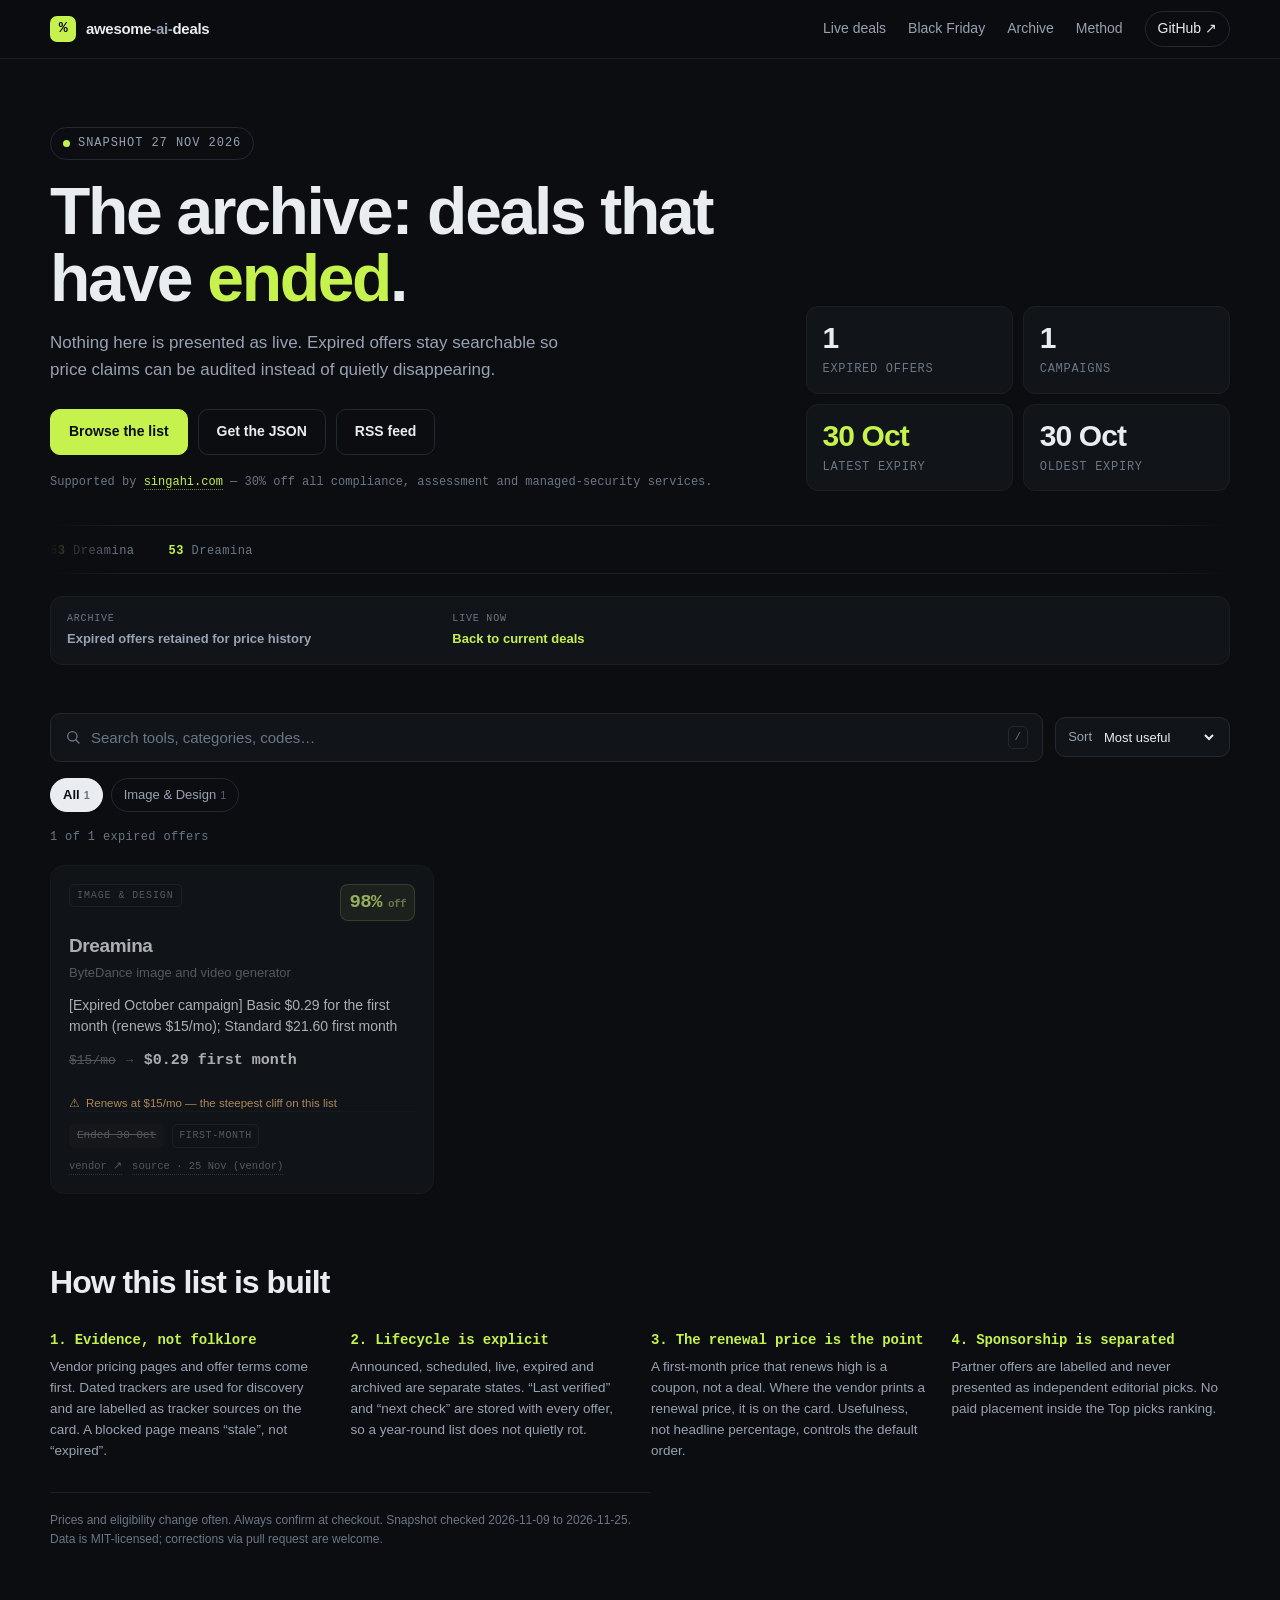
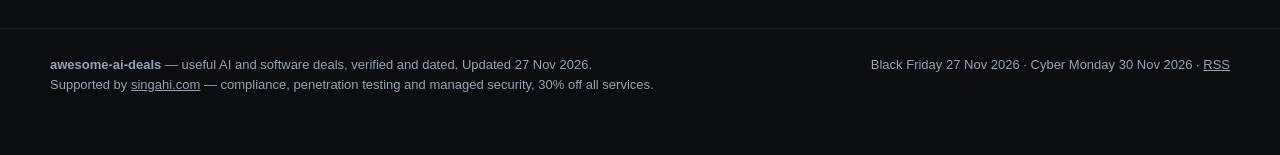
<file: archive/index.html>
<!doctype html>
<html lang="en">
<head>
<meta charset="utf-8">
<meta name="viewport" content="width=device-width, initial-scale=1">
<title>Expired AI Deals Archive — Awesome AI Deals</title>
<meta name="description" content="Expired AI and software offers retained for price history and verification.">
<meta name="theme-color" content="#0b0d10">
<meta property="og:title" content="Expired AI Deals Archive — Awesome AI Deals">
<meta property="og:description" content="Expired AI and software offers retained for price history and verification.">
<meta property="og:type" content="website">
<meta property="og:url" content="https://singahi1.github.io/awesome-ai-blackfriday/archive/">
<link rel="canonical" href="https://singahi1.github.io/awesome-ai-blackfriday/archive/">
<link rel="alternate" type="application/rss+xml" title="Awesome AI Deals" href="../feed.xml">
<link rel="icon" href="data:image/svg+xml,<svg xmlns='http://www.w3.org/2000/svg' viewBox='0 0 100 100'><rect width='100' height='100' rx='22' fill='%230b0d10'/><text y='.9em' x='50%25' text-anchor='middle' font-size='62' fill='%23c6f24e'>%25</text></svg>">
<base href="../">
<link rel="stylesheet" href="style.css">
</head>
<body data-view="archive" data-campaign="" data-snapshot="2026-11-27">
<a class="skip" href="#deals">Skip to deals</a>

<header class="topbar">
  <div class="wrap topbar-in">
    <a class="brand" href="../">
      <span class="brand-mark">%</span>
      <span class="brand-txt">awesome<span class="dim">-ai-</span>deals</span>
    </a>
    <nav class="topnav">
      <a href="../#deals">Live deals</a>
      <a href="../black-friday/">Black Friday</a>
      <a href="../archive/">Archive</a>
      <a href="../#method">Method</a>
      <a class="gh" href="https://github.com/Singahi1/awesome-ai-blackfriday" rel="noopener">GitHub ↗</a>
    </nav>
  </div>
</header>

<main>
  <section class="hero wrap">
    <div class="hero-grid">
      <div>
        <p class="eyebrow"><span class="pulse"></span> <span id="updated">Snapshot 27 Nov 2026</span></p>
        <h1>The archive: deals that have <em>ended</em>.</h1>
        <p class="lede">Nothing here is presented as live. Expired offers stay searchable so price claims can be audited instead of quietly disappearing.</p>
        <div class="hero-actions">
          <a class="btn primary" href="#deals">Browse the list</a>
          <a class="btn" href="data/deals.json">Get the JSON</a>
          <a class="btn" href="feed.xml">RSS feed</a>
        </div>
        <p class="support">Supported by <a href="https://singahi.com" target="_blank" rel="noopener">singahi.com</a> — 30% off all compliance, assessment and managed-security services.</p>
      </div>
      <div class="stats" id="stats" aria-label="Summary"><div class="stat"><b>1</b><span>expired offers</span></div><div class="stat"><b>1</b><span>campaigns</span></div><div class="stat acid"><b>30 Oct</b><span>latest expiry</span></div><div class="stat"><b>30 Oct</b><span>oldest expiry</span></div></div>
    </div>
    <div class="ticker" id="ticker" aria-hidden="true"><div class="ticker-track"><span><b>53</b> Dreamina</span><span><b>53</b> Dreamina</span></div></div>
    <div class="season-strip"><div><span>Archive</span><b>Expired offers retained for price history</b></div><div><span>Live now</span><b><a href="../">Back to current deals</a></b></div></div>
  </section>

  <section class="wrap" id="deals">
    <div class="controls">
      <div class="search">
        <svg viewBox="0 0 24 24" width="16" height="16" aria-hidden="true"><circle cx="11" cy="11" r="7" fill="none" stroke="currentColor" stroke-width="2"/><path d="M16.5 16.5 21 21" stroke="currentColor" stroke-width="2" stroke-linecap="round"/></svg>
        <input id="q" type="search" placeholder="Search tools, categories, codes…" autocomplete="off" aria-label="Search deals">
        <kbd>/</kbd>
      </div>

      <label class="select">
        <span>Sort</span>
        <select id="sort">
          <option value="useful">Most useful</option>
          <option value="discount">Biggest discount</option>
          <option value="ending">Ending soonest</option>
          <option value="az">A → Z</option>
          <option value="verified">Recently verified</option>
        </select>
      </label>
    </div>

    <div class="chips" id="cats" role="toolbar" aria-label="Filter by category"><button class="chip" data-cat="All" aria-pressed="true">All<small>1</small></button><button class="chip" data-cat="Image &amp; Design" aria-pressed="false">Image &amp; Design<small>1</small></button></div>

    <div class="resultbar">
      <p id="count">1 expired offers</p>
      <button class="linkish" id="reset" hidden>Clear filters</button>
    </div>

    <div class="grid" id="grid"><article class="card expired-card"><a class="stretched" href="https://dreamina.capcut.com/ai-video/dreamina-october-offer-faq-2026" target="_blank" rel="noopener" aria-label="Open Dreamina offer"></a><div class="card-head"><span class="cat">Image &amp; Design</span><div class="disc">98%<span style="font-size:11px;opacity:.6"> off</span></div></div><h3>Dreamina</h3><p class="what">ByteDance image and video generator</p><p class="deal">[Expired October campaign] Basic $0.29 for the first month (renews $15/mo); Standard $21.60 first month</p><div class="price"><span class="before">$15/mo</span><span class="arrow">→</span><span class="after">$0.29 first month</span></div><p class="renewal">Renews at $15/mo — the steepest cliff on this list</p><div class="meta"><span class="ends gone" title="October 21–30 campaign ended; residual sale banners are stale">Ended 30 Oct</span><span class="tagpill">first-month</span></div><p class="src"><a href="https://dreamina.capcut.com/ai-video/dreamina-october-offer-faq-2026" target="_blank" rel="noopener">vendor ↗</a><a href="https://dreamina.capcut.com/ai-video/dreamina-october-offer-faq-2026" target="_blank" rel="noopener">source · 25 Nov (vendor)</a></p></article></div>
    <p class="empty" id="empty" hidden>Nothing matches that. Try clearing the search or picking another category.</p>
    <noscript><p class="fineprint">JavaScript adds filtering and copy buttons. Every deal above is already present in the static HTML.</p></noscript>
  </section>





  <section class="wrap block" id="method">
    <h2>How this list is built</h2>
    <div class="method-grid">
      <div>
        <h3>1. Evidence, not folklore</h3>
        <p>Vendor pricing pages and offer terms come first. Dated trackers are used for discovery and are labelled as tracker sources on the card. A blocked page means “stale”, not “expired”.</p>
      </div>
      <div>
        <h3>2. Lifecycle is explicit</h3>
        <p>Announced, scheduled, live, expired and archived are separate states. “Last verified” and “next check” are stored with every offer, so a year-round list does not quietly rot.</p>
      </div>
      <div>
        <h3>3. The renewal price is the point</h3>
        <p>A first-month price that renews high is a coupon, not a deal. Where the vendor prints a renewal price, it is on the card. Usefulness, not headline percentage, controls the default order.</p>
      </div>
      <div>
        <h3>4. Sponsorship is separated</h3>
        <p>Partner offers are labelled and never presented as independent editorial picks. No paid placement inside the Top picks ranking.</p>
      </div>
    </div>
    <p class="fineprint">Prices and eligibility change often. Always confirm at checkout. Snapshot checked 2026-11-09 to 2026-11-25. Data is MIT-licensed; corrections via pull request are welcome.</p>
  </section>
</main>

<footer class="foot">
  <div class="wrap foot-in">
    <p><strong>awesome-ai-deals</strong> — useful AI and software deals, verified and dated. Updated <span id="foot-date">27 Nov 2026</span>.<br>
      <span class="dim">Supported by <a href="https://singahi.com" target="_blank" rel="noopener">singahi.com</a> — compliance, penetration testing and managed security, 30% off all services.</span></p>
    <p class="dim">Black Friday <span id="bf-date">27 Nov 2026</span> · Cyber Monday <span id="cm-date">30 Nov 2026</span> · <a href="feed.xml">RSS</a></p>
  </div>
</footer>

<script src="data/deals.js"></script>
<script src="app.js"></script>
</body>
</html>
</file>
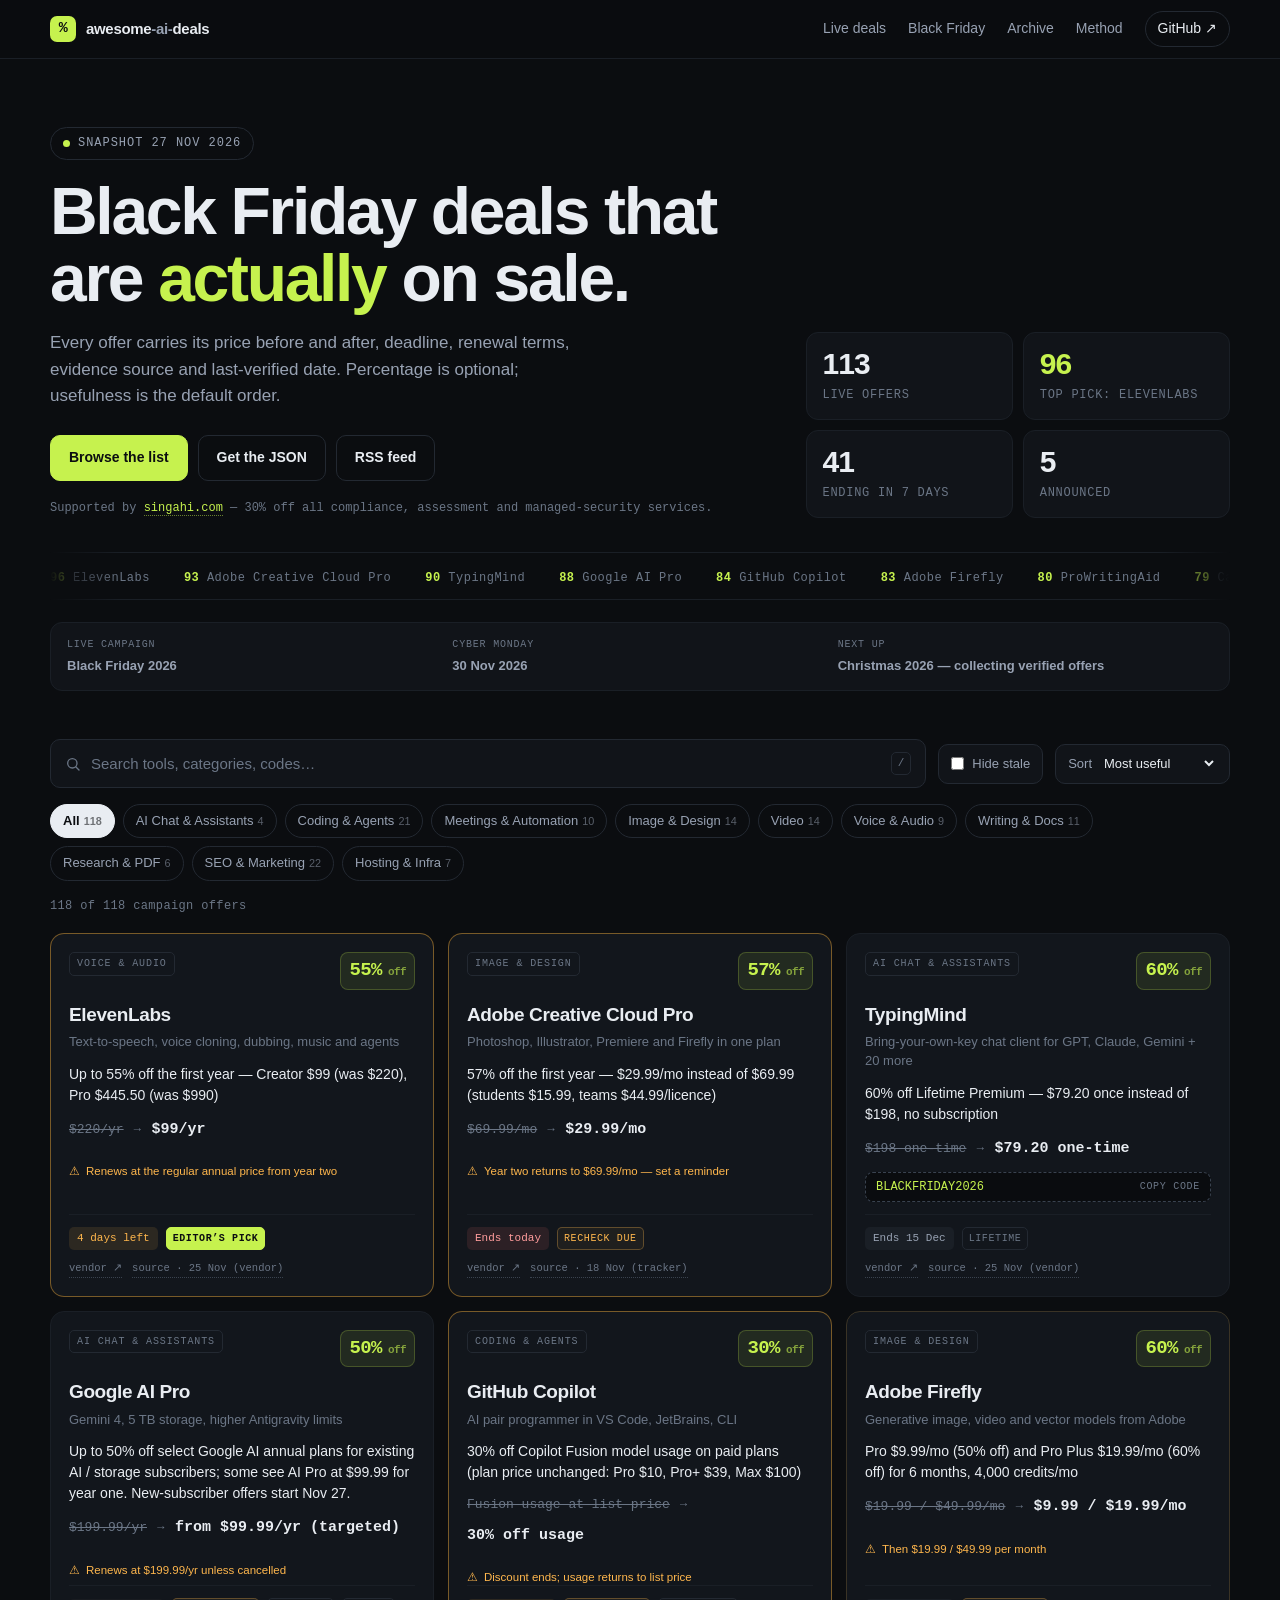
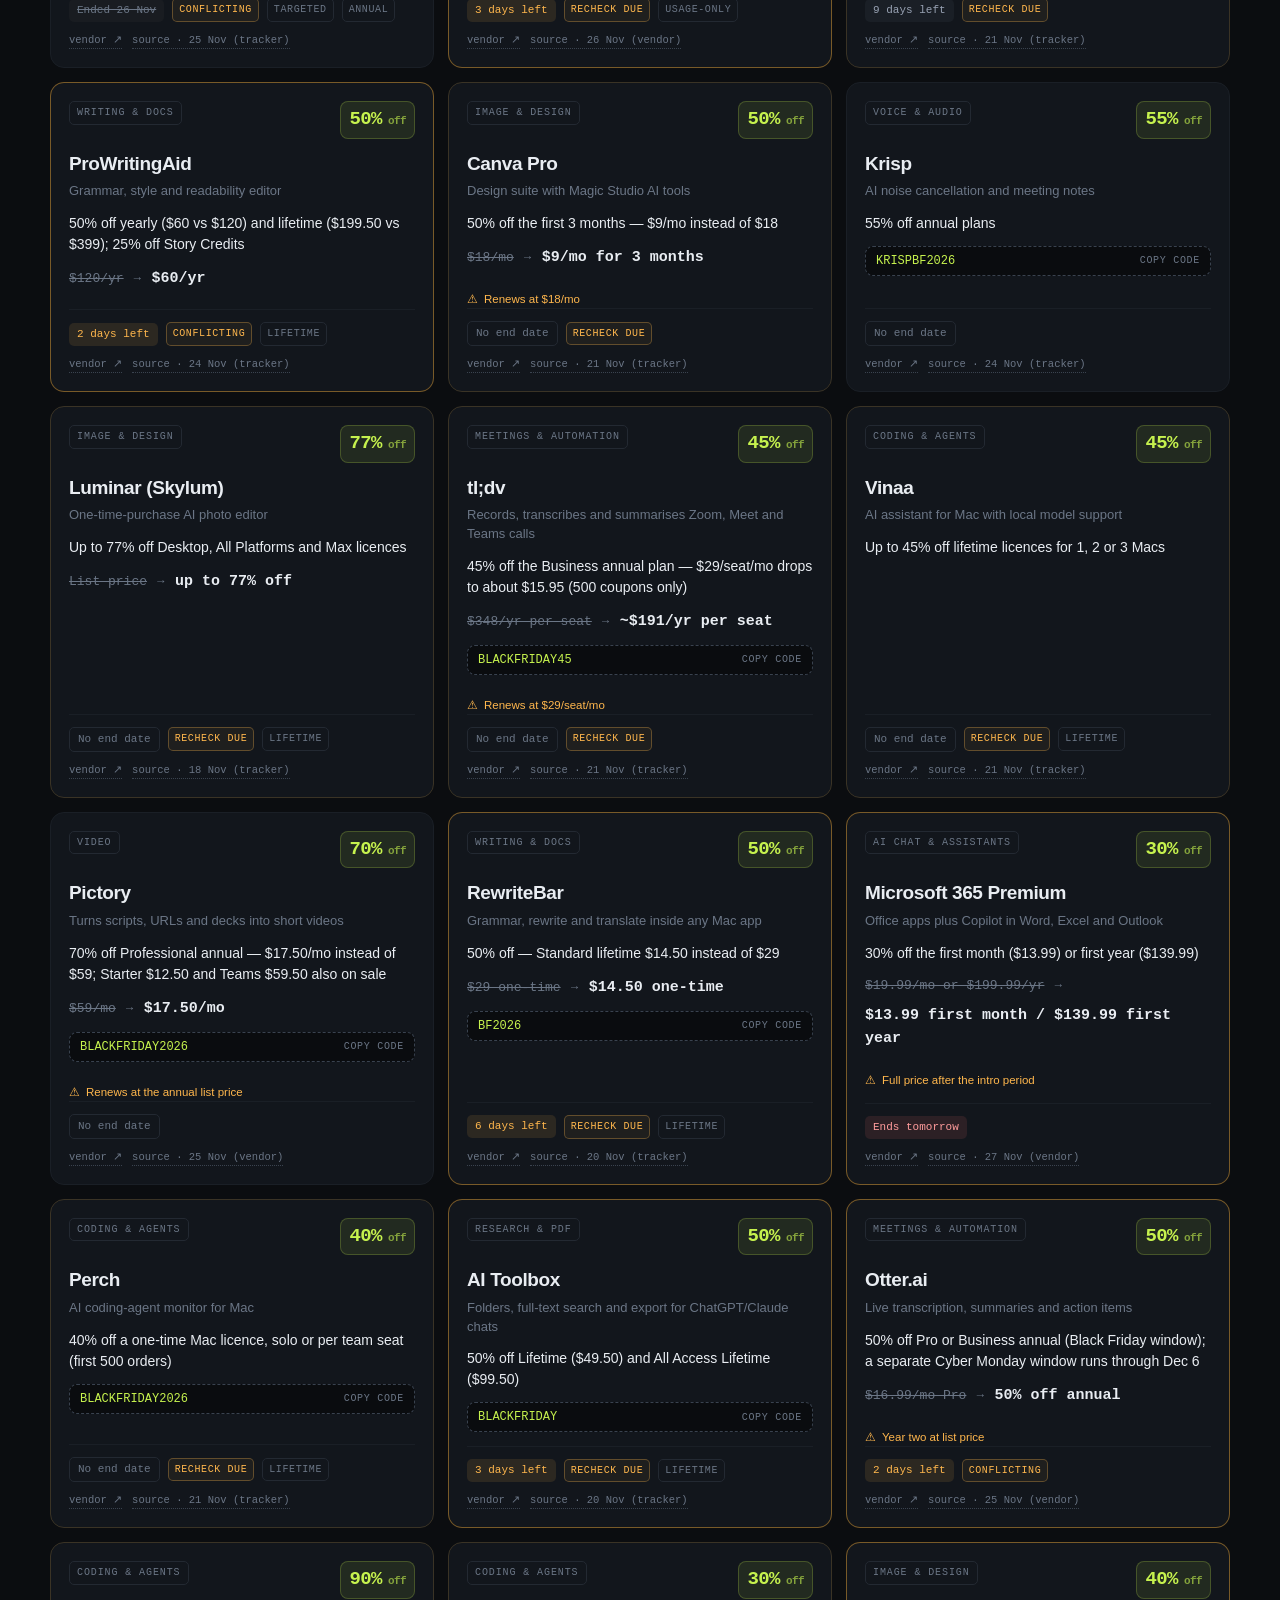
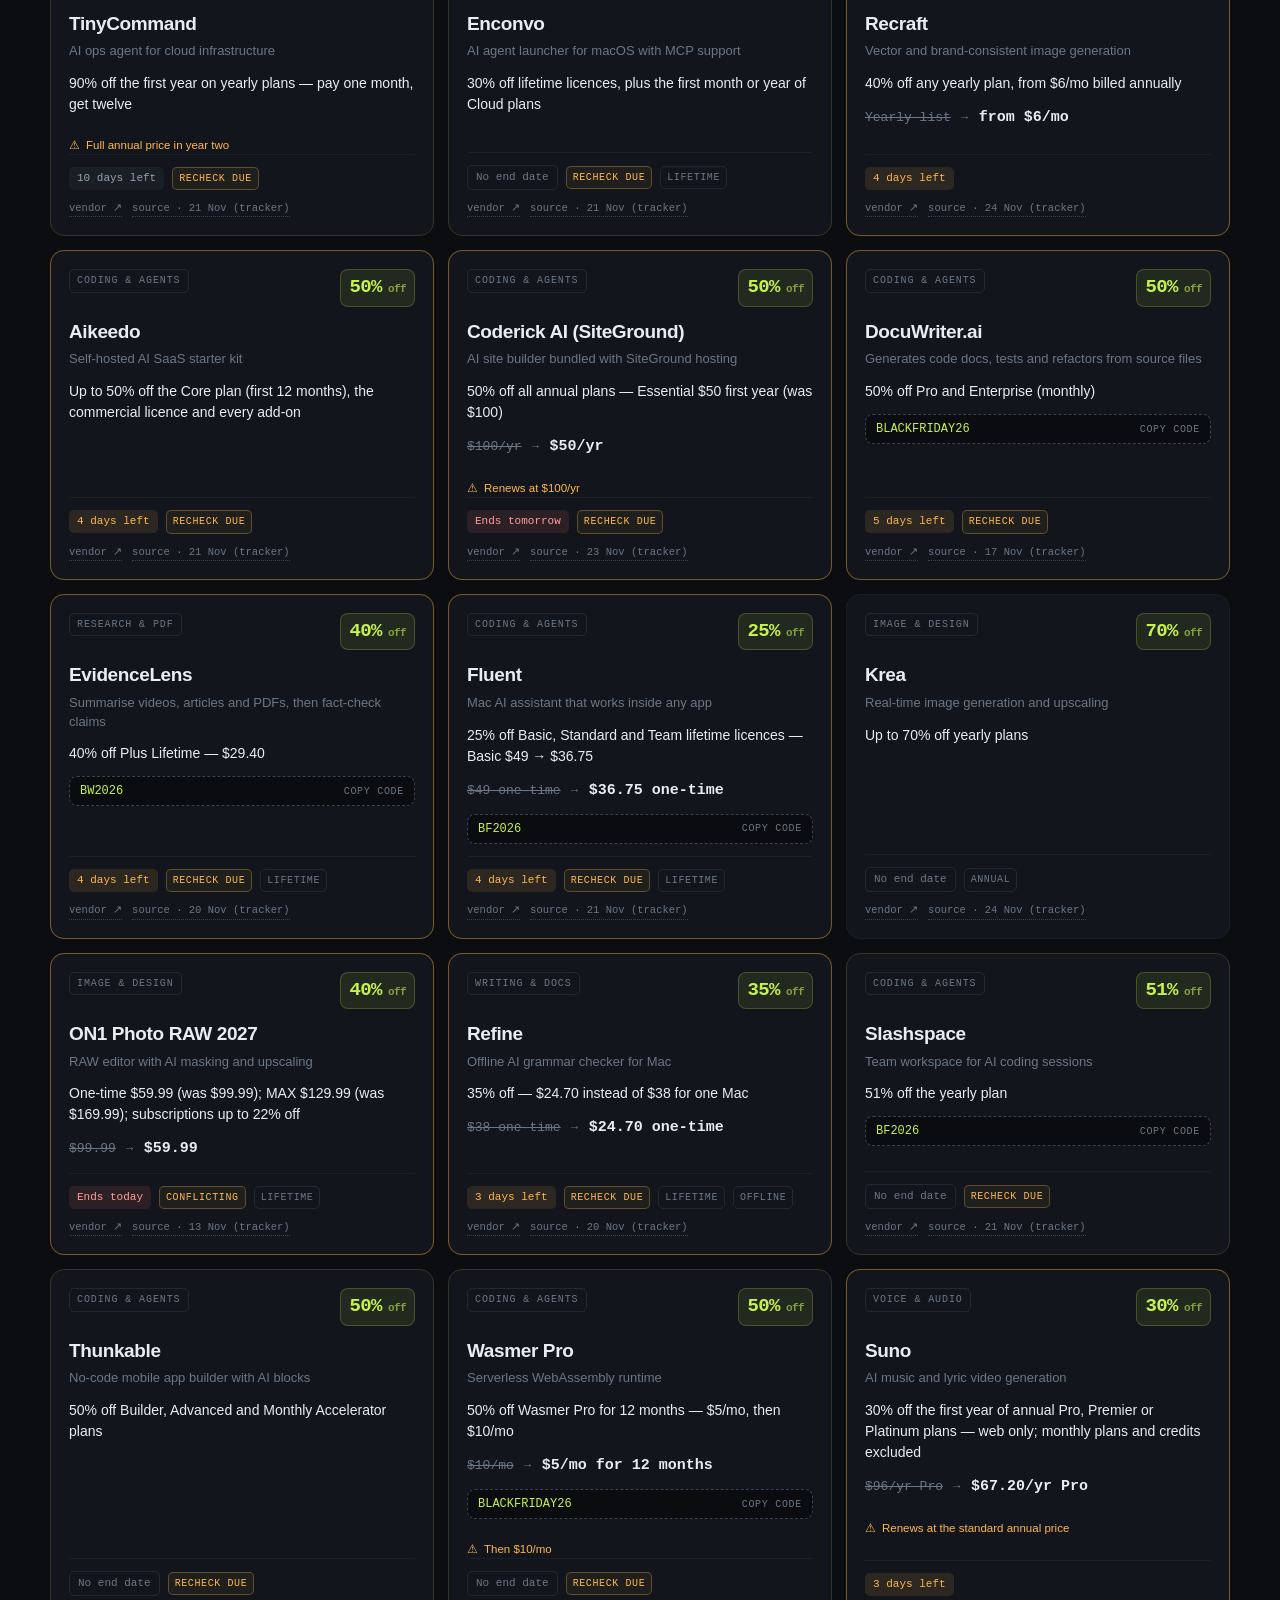
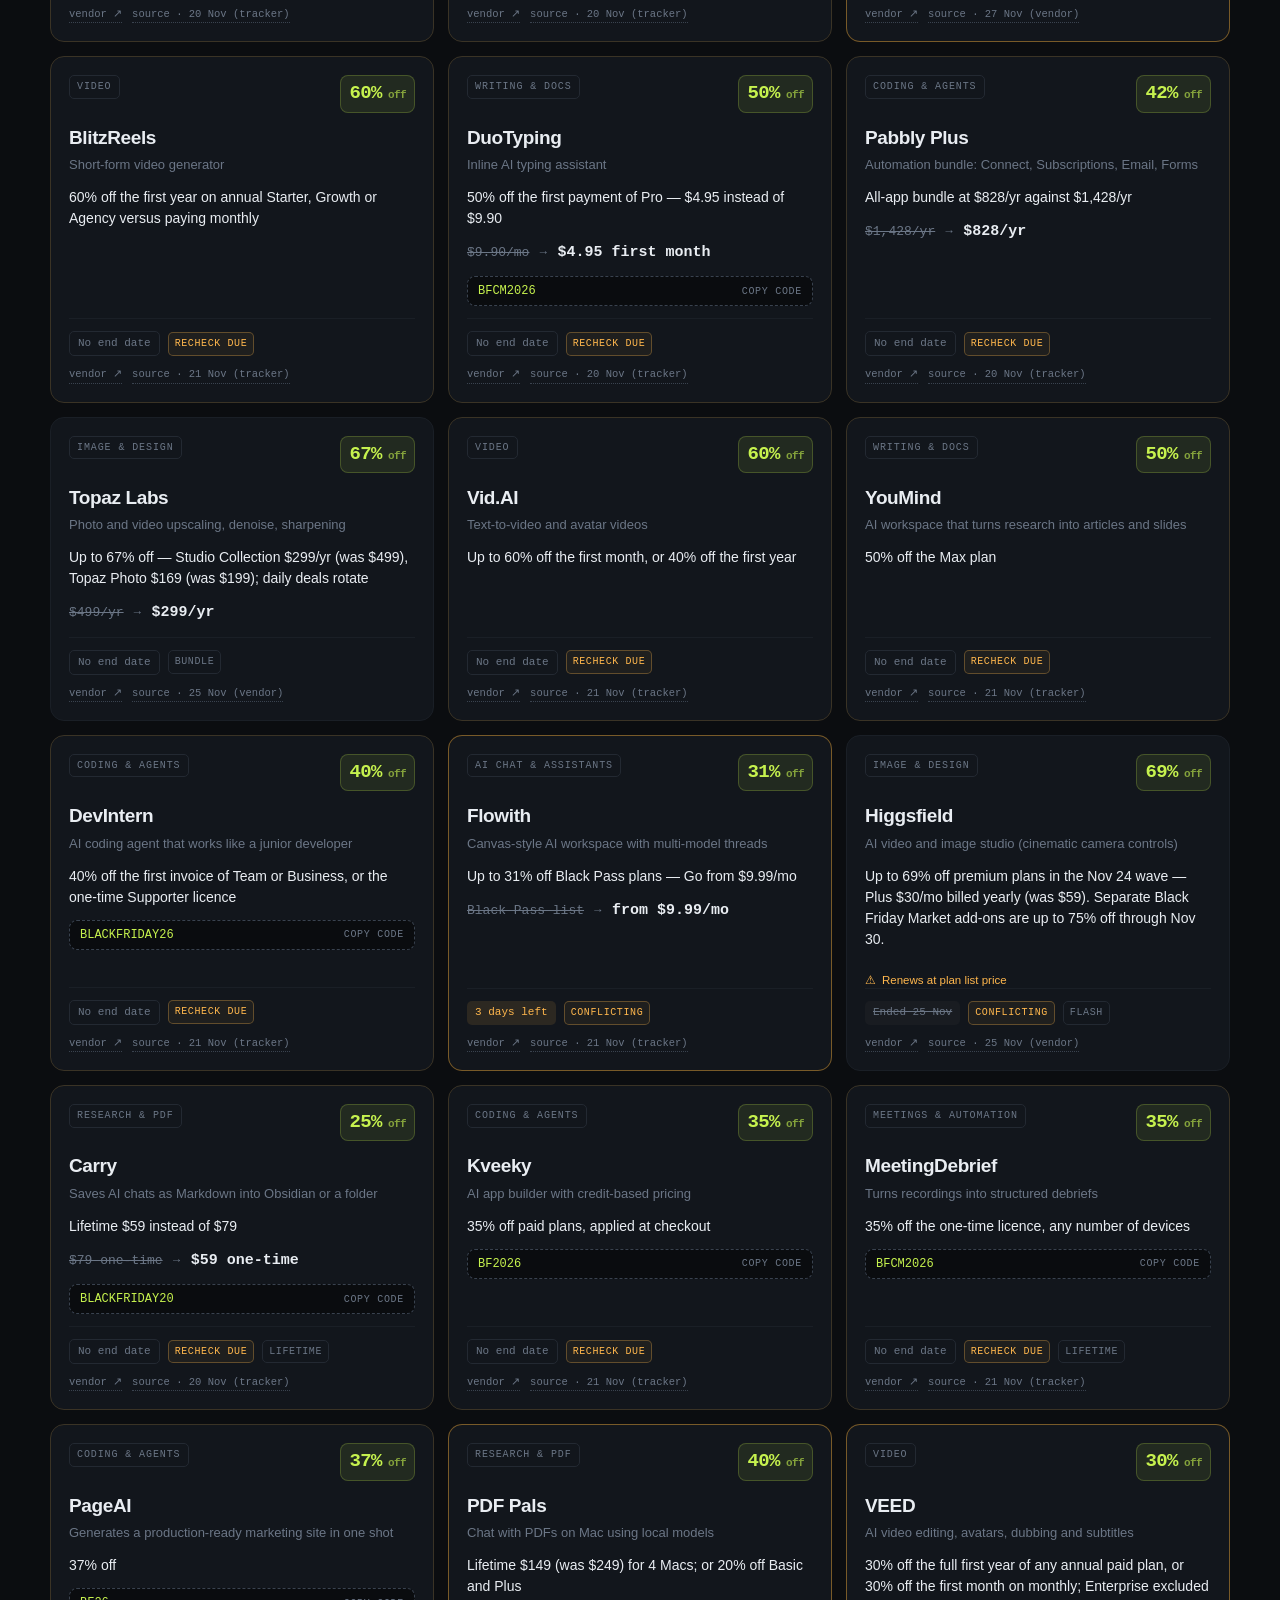
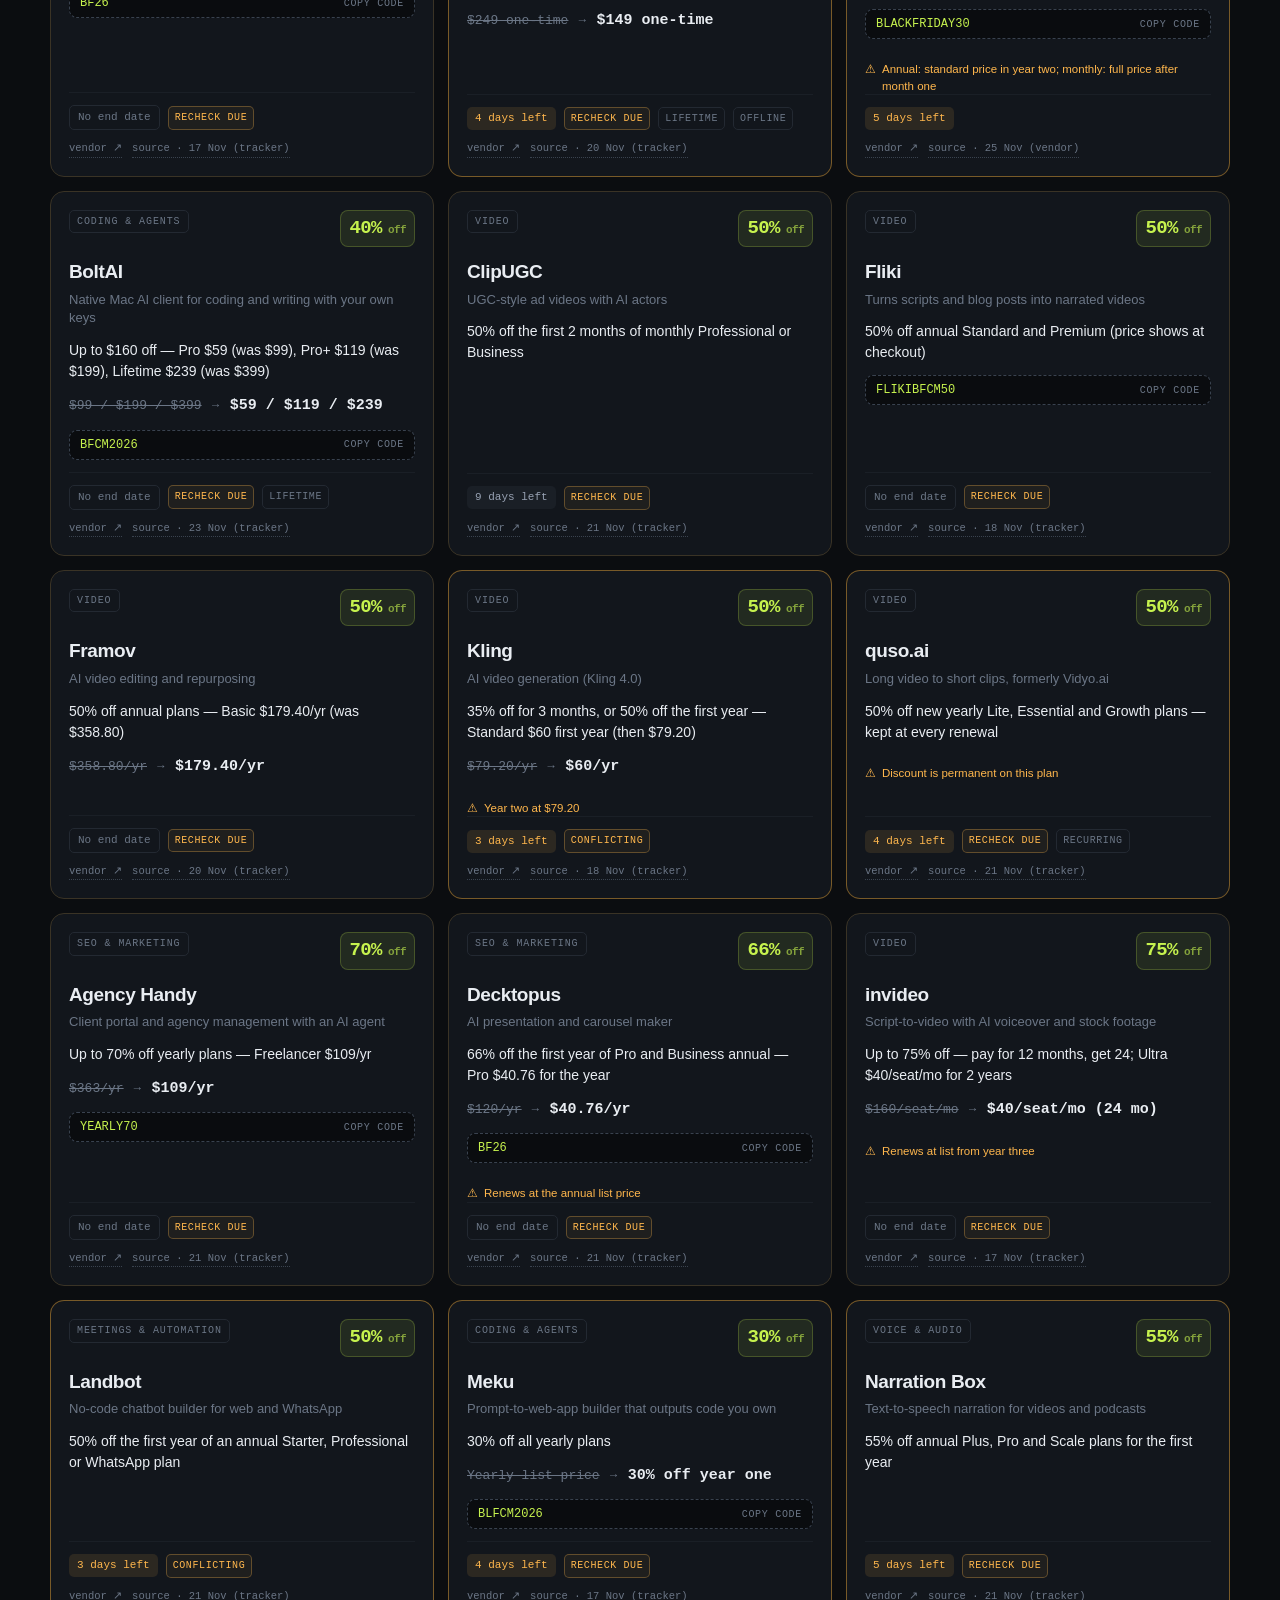
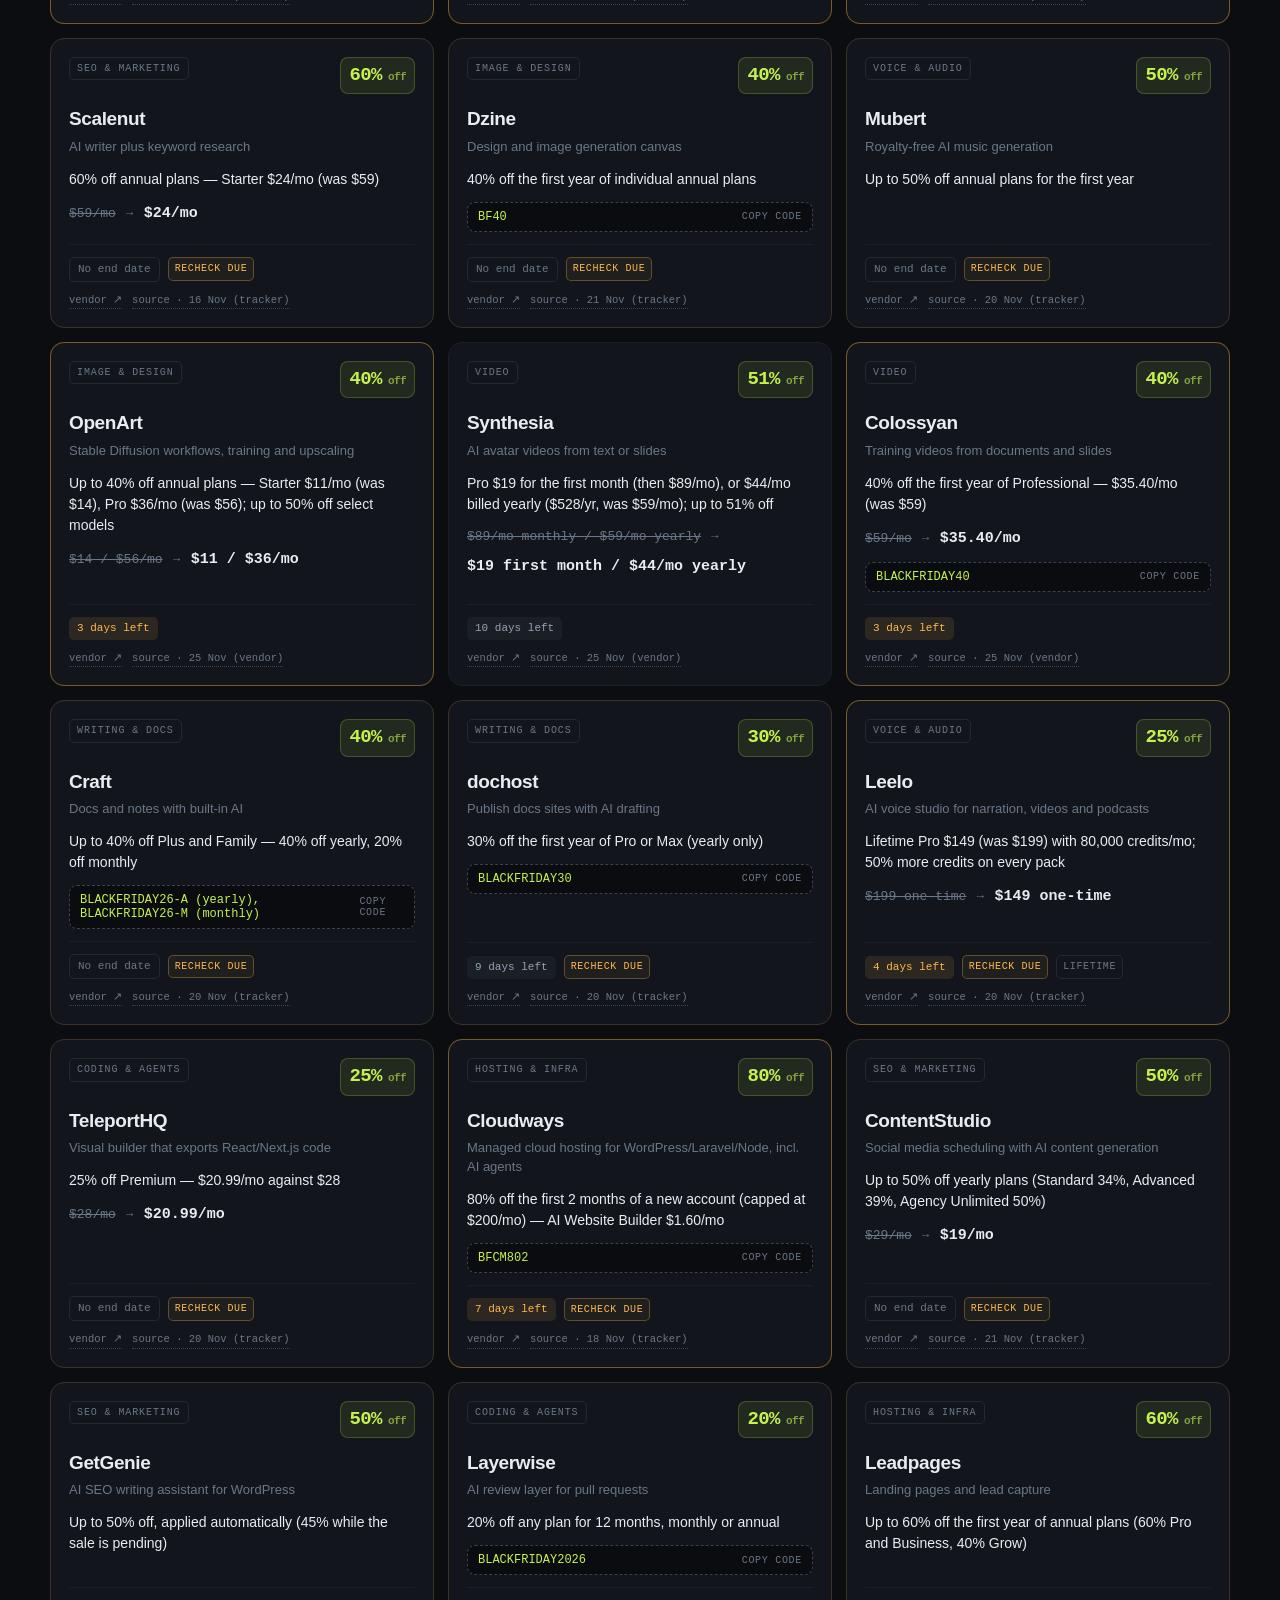
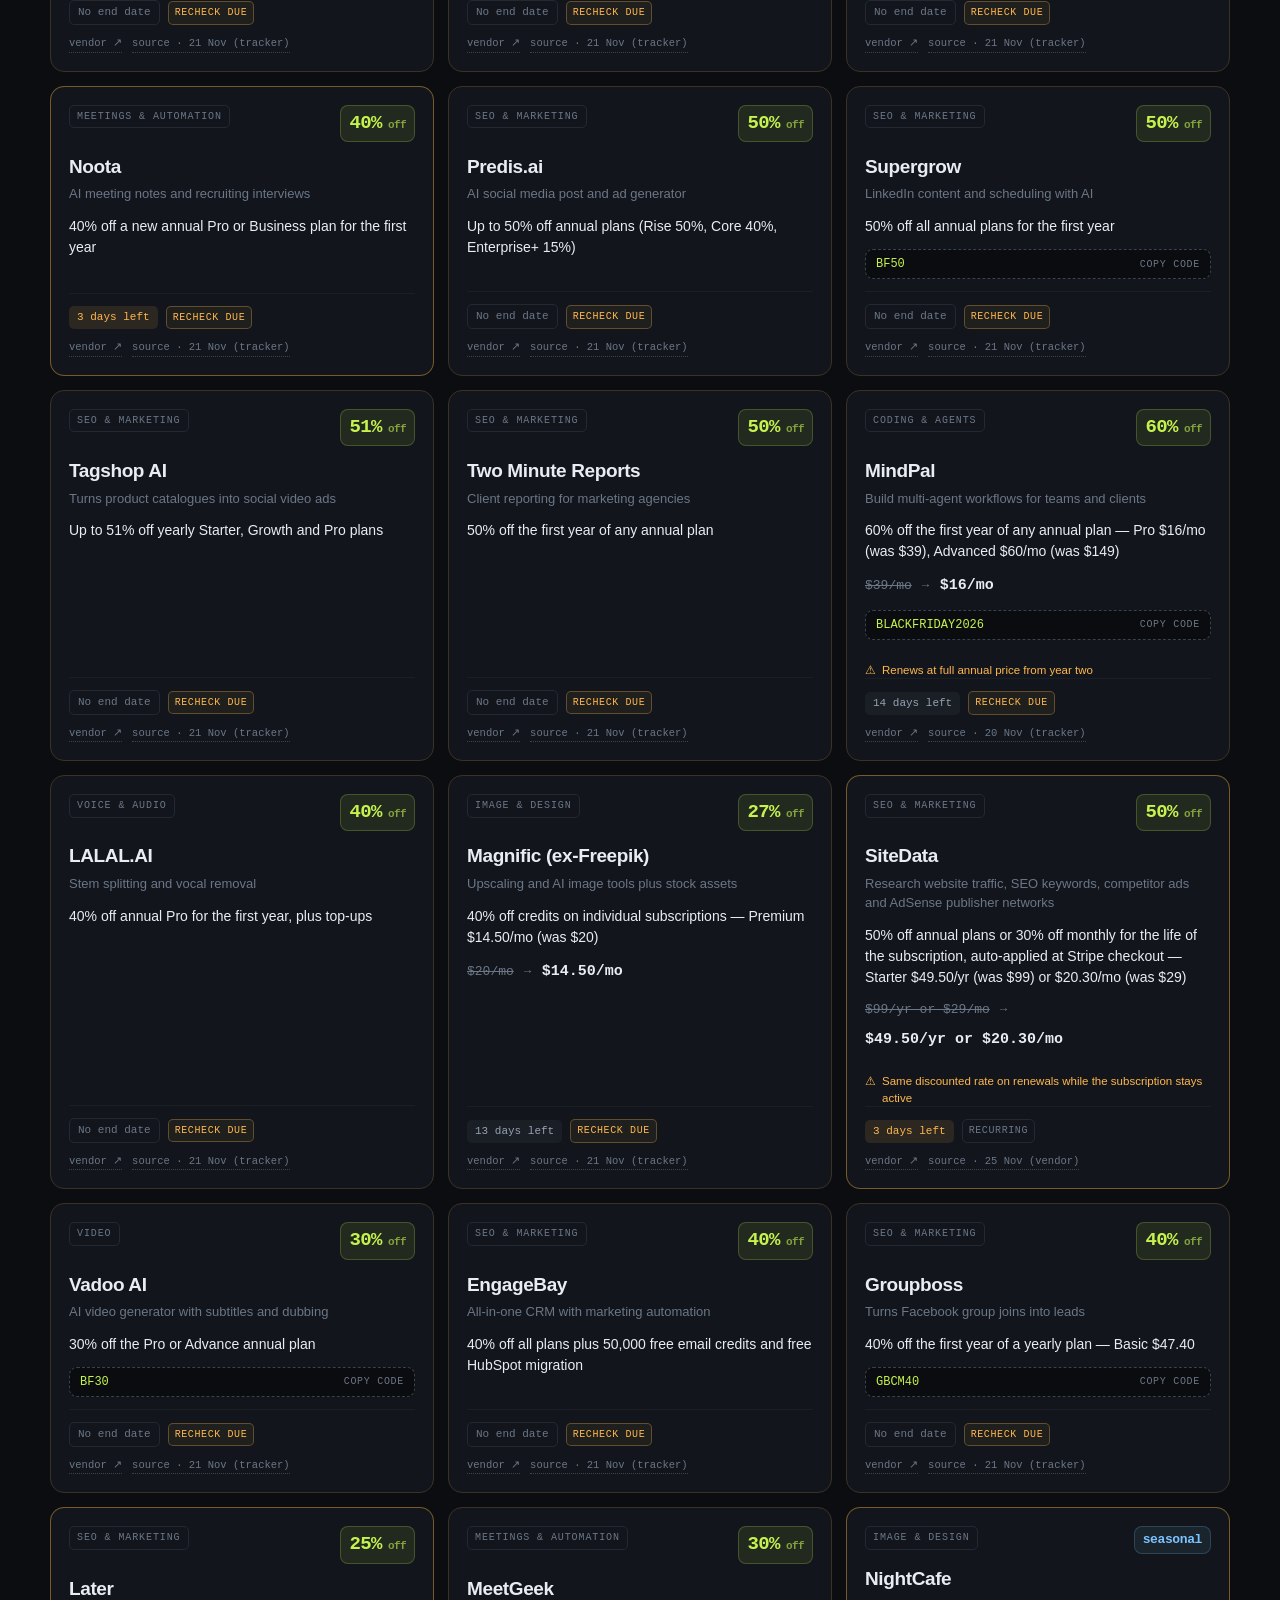
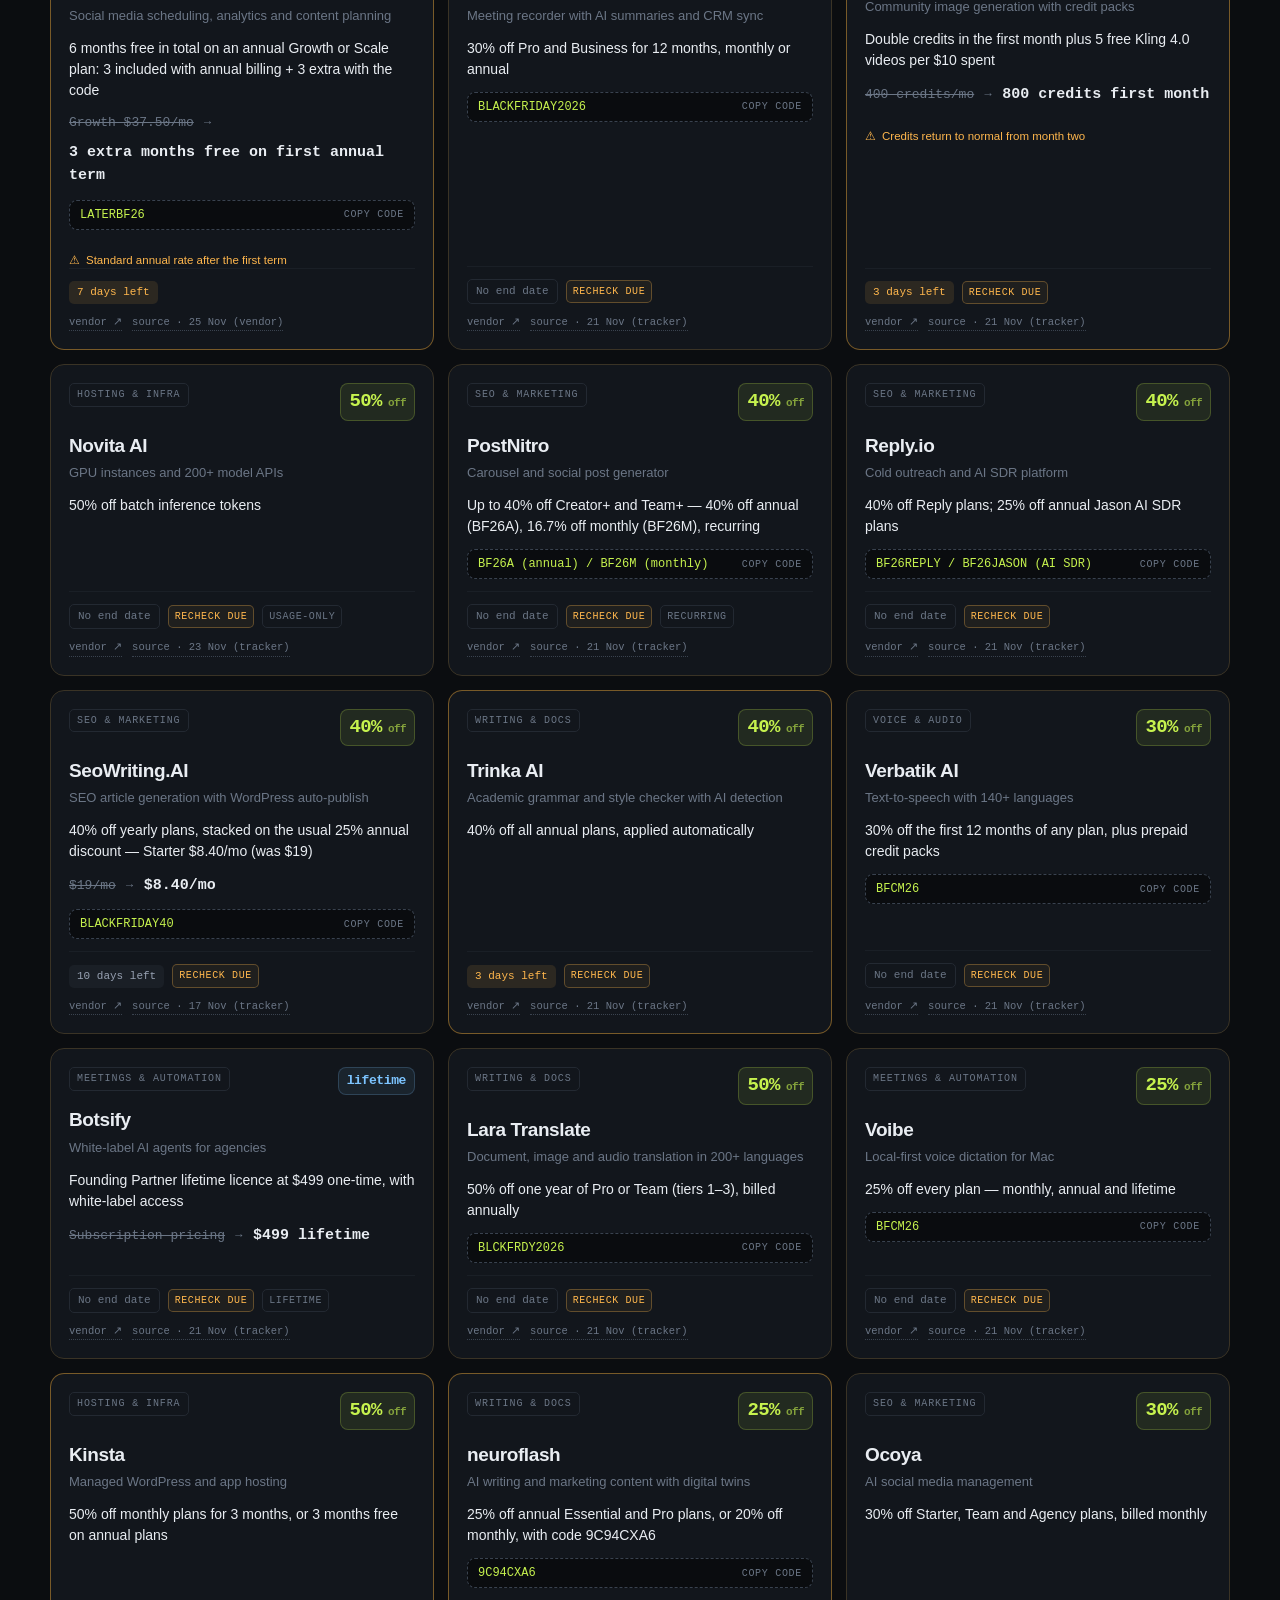
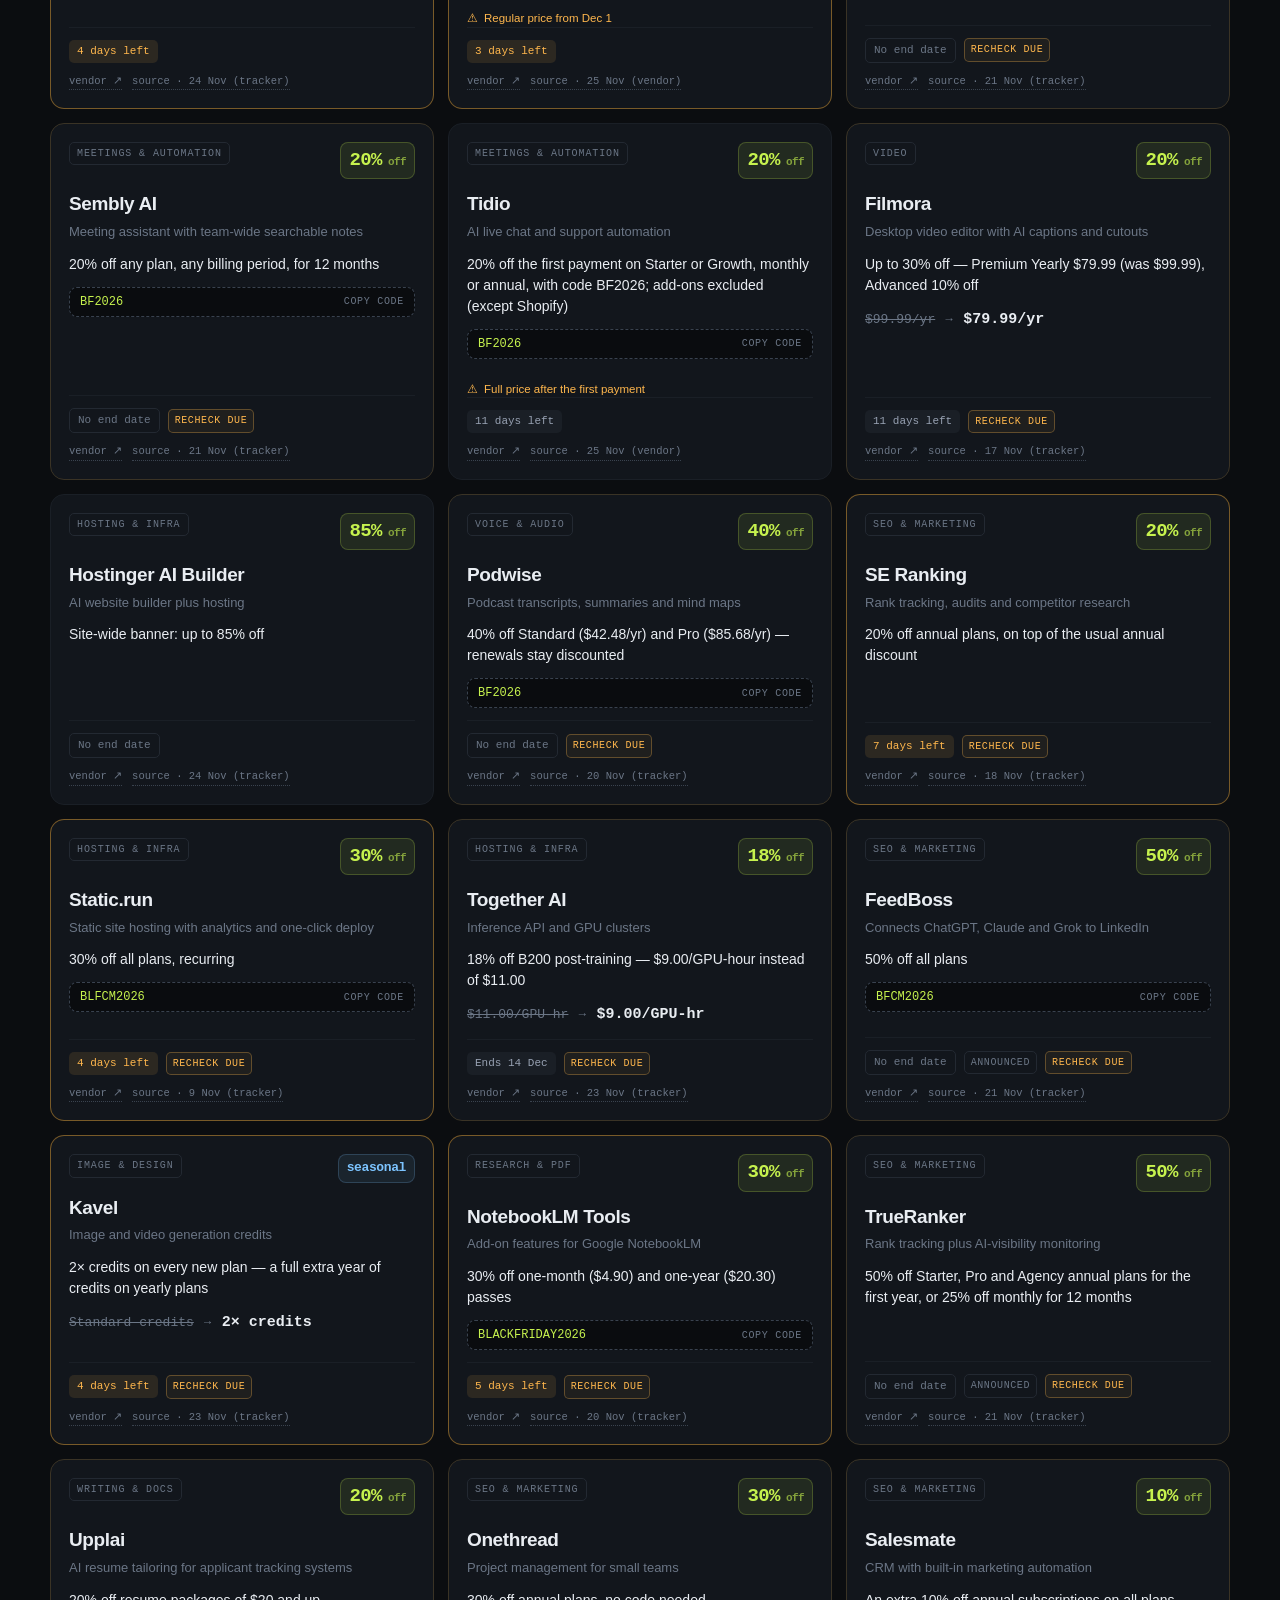
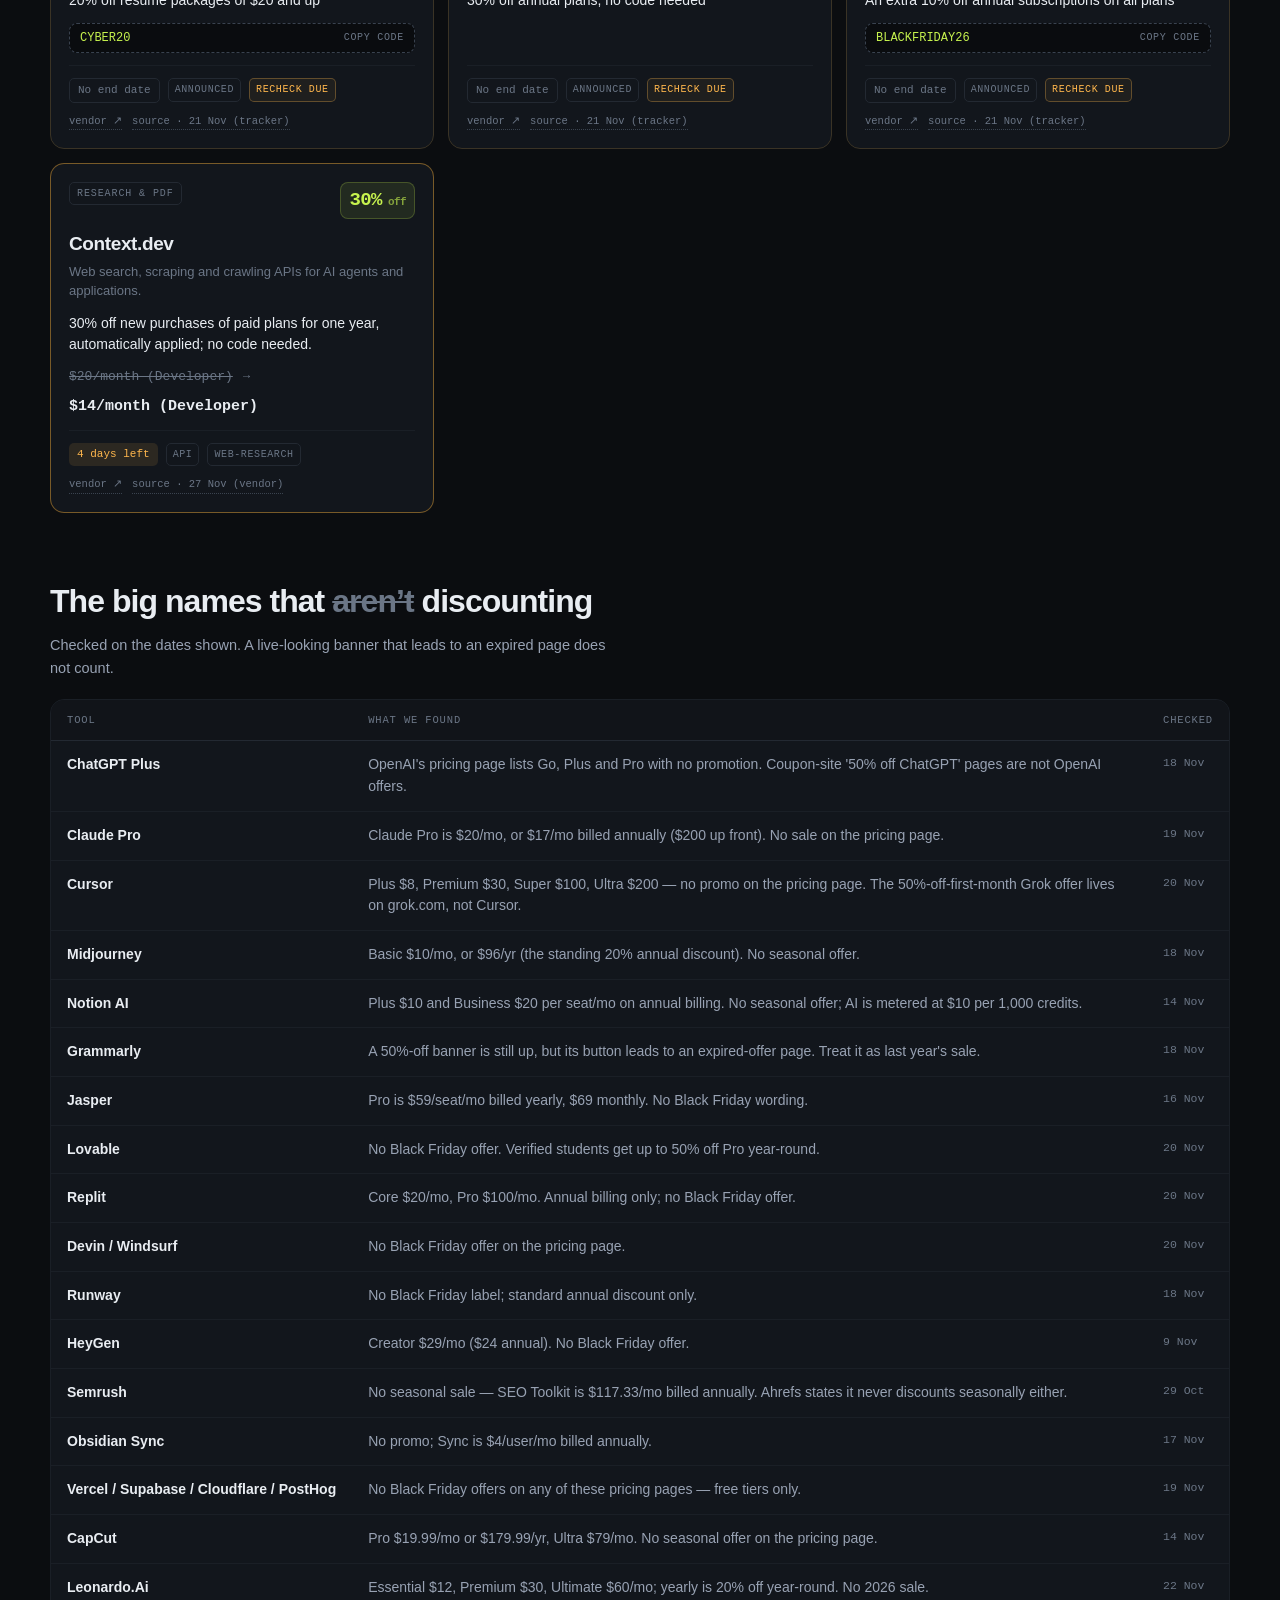
<file: black-friday/index.html>
<!doctype html>
<html lang="en">
<head>
<meta charset="utf-8">
<meta name="viewport" content="width=device-width, initial-scale=1">
<title>Black Friday AI Deals 2026 — Awesome AI Deals</title>
<meta name="description" content="Verified Black Friday and Cyber Monday 2026 deals on AI, coding, video, voice, writing and hosting tools.">
<meta name="theme-color" content="#0b0d10">
<meta property="og:title" content="Black Friday AI Deals 2026 — Awesome AI Deals">
<meta property="og:description" content="Verified Black Friday and Cyber Monday 2026 deals on AI, coding, video, voice, writing and hosting tools.">
<meta property="og:type" content="website">
<meta property="og:url" content="https://singahi1.github.io/awesome-ai-blackfriday/black-friday/">
<link rel="canonical" href="https://singahi1.github.io/awesome-ai-blackfriday/black-friday/">
<link rel="alternate" type="application/rss+xml" title="Awesome AI Deals" href="../feed.xml">
<link rel="icon" href="data:image/svg+xml,<svg xmlns='http://www.w3.org/2000/svg' viewBox='0 0 100 100'><rect width='100' height='100' rx='22' fill='%230b0d10'/><text y='.9em' x='50%25' text-anchor='middle' font-size='62' fill='%23c6f24e'>%25</text></svg>">
<base href="../">
<link rel="stylesheet" href="style.css">
</head>
<body data-view="campaign" data-campaign="black-friday-2026" data-snapshot="2026-11-27">
<a class="skip" href="#deals">Skip to deals</a>

<header class="topbar">
  <div class="wrap topbar-in">
    <a class="brand" href="../">
      <span class="brand-mark">%</span>
      <span class="brand-txt">awesome<span class="dim">-ai-</span>deals</span>
    </a>
    <nav class="topnav">
      <a href="../#deals">Live deals</a>
      <a href="../black-friday/">Black Friday</a>
      <a href="../archive/">Archive</a>
      <a href="../#method">Method</a>
      <a class="gh" href="https://github.com/Singahi1/awesome-ai-blackfriday" rel="noopener">GitHub ↗</a>
    </nav>
  </div>
</header>

<main>
  <section class="hero wrap">
    <div class="hero-grid">
      <div>
        <p class="eyebrow"><span class="pulse"></span> <span id="updated">Snapshot 27 Nov 2026</span></p>
        <h1>Black Friday deals that are <em>actually</em> on sale.</h1>
        <p class="lede">Every offer carries its price before and after, deadline, renewal terms, evidence source and last-verified date. Percentage is optional; usefulness is the default order.</p>
        <div class="hero-actions">
          <a class="btn primary" href="#deals">Browse the list</a>
          <a class="btn" href="data/deals.json">Get the JSON</a>
          <a class="btn" href="feed.xml">RSS feed</a>
        </div>
        <p class="support">Supported by <a href="https://singahi.com" target="_blank" rel="noopener">singahi.com</a> — 30% off all compliance, assessment and managed-security services.</p>
      </div>
      <div class="stats" id="stats" aria-label="Summary"><div class="stat"><b>113</b><span>live offers</span></div><div class="stat acid"><b>96</b><span>top pick: ElevenLabs</span></div><div class="stat"><b>41</b><span>ending in 7 days</span></div><div class="stat"><b>5</b><span>announced</span></div></div>
    </div>
    <div class="ticker" id="ticker" aria-hidden="true"><div class="ticker-track"><span><b>96</b> ElevenLabs</span><span><b>93</b> Adobe Creative Cloud Pro</span><span><b>90</b> TypingMind</span><span><b>88</b> Google AI Pro</span><span><b>84</b> GitHub Copilot</span><span><b>83</b> Adobe Firefly</span><span><b>80</b> ProWritingAid</span><span><b>79</b> Canva Pro</span><span><b>78</b> Krisp</span><span><b>96</b> ElevenLabs</span><span><b>93</b> Adobe Creative Cloud Pro</span><span><b>90</b> TypingMind</span><span><b>88</b> Google AI Pro</span><span><b>84</b> GitHub Copilot</span><span><b>83</b> Adobe Firefly</span><span><b>80</b> ProWritingAid</span><span><b>79</b> Canva Pro</span><span><b>78</b> Krisp</span></div></div>
    <div class="season-strip"><div><span>Live campaign</span><b>Black Friday 2026</b></div><div><span>Cyber Monday</span><b>30 Nov 2026</b></div><div><span>Next up</span><b>Christmas 2026 — collecting verified offers</b></div></div>
  </section>

  <section class="wrap" id="deals">
    <div class="controls">
      <div class="search">
        <svg viewBox="0 0 24 24" width="16" height="16" aria-hidden="true"><circle cx="11" cy="11" r="7" fill="none" stroke="currentColor" stroke-width="2"/><path d="M16.5 16.5 21 21" stroke="currentColor" stroke-width="2" stroke-linecap="round"/></svg>
        <input id="q" type="search" placeholder="Search tools, categories, codes…" autocomplete="off" aria-label="Search deals">
        <kbd>/</kbd>
      </div>
      <label class="switch"><input type="checkbox" id="hide-stale"><span>Hide stale</span></label>
      <label class="select">
        <span>Sort</span>
        <select id="sort">
          <option value="useful">Most useful</option>
          <option value="discount">Biggest discount</option>
          <option value="ending">Ending soonest</option>
          <option value="az">A → Z</option>
          <option value="verified">Recently verified</option>
        </select>
      </label>
    </div>

    <div class="chips" id="cats" role="toolbar" aria-label="Filter by category"><button class="chip" data-cat="All" aria-pressed="true">All<small>118</small></button><button class="chip" data-cat="AI Chat &amp; Assistants" aria-pressed="false">AI Chat &amp; Assistants<small>4</small></button><button class="chip" data-cat="Coding &amp; Agents" aria-pressed="false">Coding &amp; Agents<small>21</small></button><button class="chip" data-cat="Meetings &amp; Automation" aria-pressed="false">Meetings &amp; Automation<small>10</small></button><button class="chip" data-cat="Image &amp; Design" aria-pressed="false">Image &amp; Design<small>14</small></button><button class="chip" data-cat="Video" aria-pressed="false">Video<small>14</small></button><button class="chip" data-cat="Voice &amp; Audio" aria-pressed="false">Voice &amp; Audio<small>9</small></button><button class="chip" data-cat="Writing &amp; Docs" aria-pressed="false">Writing &amp; Docs<small>11</small></button><button class="chip" data-cat="Research &amp; PDF" aria-pressed="false">Research &amp; PDF<small>6</small></button><button class="chip" data-cat="SEO &amp; Marketing" aria-pressed="false">SEO &amp; Marketing<small>22</small></button><button class="chip" data-cat="Hosting &amp; Infra" aria-pressed="false">Hosting &amp; Infra<small>7</small></button></div>

    <div class="resultbar">
      <p id="count">113 live offers · 118 total</p>
      <button class="linkish" id="reset" hidden>Clear filters</button>
    </div>

    <div class="grid" id="grid"><article class="card ending"><a class="stretched" href="https://elevenlabs.io/pricing" target="_blank" rel="noopener" aria-label="Open ElevenLabs offer"></a><div class="card-head"><span class="cat">Voice &amp; Audio</span><div class="disc">55%<span style="font-size:11px;opacity:.6"> off</span></div></div><h3>ElevenLabs</h3><p class="what">Text-to-speech, voice cloning, dubbing, music and agents</p><p class="deal">Up to 55% off the first year — Creator $99 (was $220), Pro $445.50 (was $990)</p><div class="price"><span class="before">$220/yr</span><span class="arrow">→</span><span class="after">$99/yr</span></div><p class="renewal">Renews at the regular annual price from year two</p><div class="meta"><span class="ends warm" title="11:59 PM ET; offer ran Nov 16 – Dec 1">4 days left</span><span class="tagpill pick">Editor’s pick</span></div><p class="src"><a href="https://elevenlabs.io/pricing" target="_blank" rel="noopener">vendor ↗</a><a href="https://join.elevenlabs.io/bfcm/terms" target="_blank" rel="noopener">source · 25 Nov (vendor)</a></p></article><article class="card ending stale-card"><a class="stretched" href="https://www.adobe.com/creativecloud/plans.html" target="_blank" rel="noopener" aria-label="Open Adobe Creative Cloud Pro offer"></a><div class="card-head"><span class="cat">Image &amp; Design</span><div class="disc">57%<span style="font-size:11px;opacity:.6"> off</span></div></div><h3>Adobe Creative Cloud Pro</h3><p class="what">Photoshop, Illustrator, Premiere and Firefly in one plan</p><p class="deal">57% off the first year — $29.99/mo instead of $69.99 (students $15.99, teams $44.99/licence)</p><div class="price"><span class="before">$69.99/mo</span><span class="arrow">→</span><span class="after">$29.99/mo</span></div><p class="renewal">Year two returns to $69.99/mo — set a reminder</p><div class="meta"><span class="ends hot" title="Official terms: Nov 13–27, 2026">Ends today</span><span class="tagpill stale">recheck due</span></div><p class="src"><a href="https://www.adobe.com/creativecloud/plans.html" target="_blank" rel="noopener">vendor ↗</a><a href="https://www.prompthackers.co/ai-tools/black-friday-deals" target="_blank" rel="noopener">source · 18 Nov (tracker)</a></p></article><article class="card"><a class="stretched" href="https://www.typingmind.com/buy" target="_blank" rel="noopener" aria-label="Open TypingMind offer"></a><div class="card-head"><span class="cat">AI Chat &amp; Assistants</span><div class="disc">60%<span style="font-size:11px;opacity:.6"> off</span></div></div><h3>TypingMind</h3><p class="what">Bring-your-own-key chat client for GPT, Claude, Gemini + 20 more</p><p class="deal">60% off Lifetime Premium — $79.20 once instead of $198, no subscription</p><div class="price"><span class="before">$198 one-time</span><span class="arrow">→</span><span class="after">$79.20 one-time</span></div><div class="code-row"><button class="code" data-code="BLACKFRIDAY2026" title="Click to copy"><span>BLACKFRIDAY2026</span><span class="hint">copy code</span></button></div><div class="meta"><span class="ends " title="Vendor docs say Dec 15; some trackers report Nov 30 — confirm at checkout">Ends 15 Dec</span><span class="tagpill">lifetime</span></div><p class="src"><a href="https://www.typingmind.com/buy" target="_blank" rel="noopener">vendor ↗</a><a href="https://docs.typingmind.com/resources/ai-black-friday-deals" target="_blank" rel="noopener">source · 25 Nov (vendor)</a></p></article><article class="card"><a class="stretched" href="https://one.google.com/about/plans" target="_blank" rel="noopener" aria-label="Open Google AI Pro offer"></a><div class="card-head"><span class="cat">AI Chat &amp; Assistants</span><div class="disc">50%<span style="font-size:11px;opacity:.6"> off</span></div></div><h3>Google AI Pro</h3><p class="what">Gemini 4, 5 TB storage, higher Antigravity limits</p><p class="deal">Up to 50% off select Google AI annual plans for existing AI / storage subscribers; some see AI Pro at $99.99 for year one. New-subscriber offers start Nov 27.</p><div class="price"><span class="before">$199.99/yr</span><span class="arrow">→</span><span class="after">from $99.99/yr (targeted)</span></div><p class="renewal">Renews at $199.99/yr unless cancelled</p><div class="meta"><span class="ends gone" title="Member early access through Nov 26; exact offer depends on current plan">Ended 26 Nov</span><span class="tagpill stale">conflicting</span><span class="tagpill">targeted</span><span class="tagpill">annual</span></div><p class="src"><a href="https://one.google.com/about/plans" target="_blank" rel="noopener">vendor ↗</a><a href="https://whichaicoder.com/ai-coding-black-friday-deals/" target="_blank" rel="noopener">source · 25 Nov (tracker)</a></p></article><article class="card ending stale-card"><a class="stretched" href="https://github.com/features/copilot/plans" target="_blank" rel="noopener" aria-label="Open GitHub Copilot offer"></a><div class="card-head"><span class="cat">Coding &amp; Agents</span><div class="disc">30%<span style="font-size:11px;opacity:.6"> off</span></div></div><h3>GitHub Copilot</h3><p class="what">AI pair programmer in VS Code, JetBrains, CLI</p><p class="deal">30% off Copilot Fusion model usage on paid plans (plan price unchanged: Pro $10, Pro+ $39, Max $100)</p><div class="price"><span class="before">Fusion usage at list price</span><span class="arrow">→</span><span class="after">30% off usage</span></div><p class="renewal">Discount ends; usage returns to list price</p><div class="meta"><span class="ends warm" title="">3 days left</span><span class="tagpill stale">recheck due</span><span class="tagpill">usage-only</span></div><p class="src"><a href="https://github.com/features/copilot/plans" target="_blank" rel="noopener">vendor ↗</a><a href="https://github.com/features/copilot/plans" target="_blank" rel="noopener">source · 26 Nov (vendor)</a></p></article><article class="card stale-card"><a class="stretched" href="https://www.adobe.com/products/firefly/plans.html" target="_blank" rel="noopener" aria-label="Open Adobe Firefly offer"></a><div class="card-head"><span class="cat">Image &amp; Design</span><div class="disc">60%<span style="font-size:11px;opacity:.6"> off</span></div></div><h3>Adobe Firefly</h3><p class="what">Generative image, video and vector models from Adobe</p><p class="deal">Pro $9.99/mo (50% off) and Pro Plus $19.99/mo (60% off) for 6 months, 4,000 credits/mo</p><div class="price"><span class="before">$19.99 / $49.99/mo</span><span class="arrow">→</span><span class="after">$9.99 / $19.99/mo</span></div><p class="renewal">Then $19.99 / $49.99 per month</p><div class="meta"><span class="ends " title="">9 days left</span><span class="tagpill stale">recheck due</span></div><p class="src"><a href="https://www.adobe.com/products/firefly/plans.html" target="_blank" rel="noopener">vendor ↗</a><a href="https://howtoai.com/ai-black-friday-deals/" target="_blank" rel="noopener">source · 21 Nov (tracker)</a></p></article><article class="card ending"><a class="stretched" href="https://prowritingaid.com/pricing" target="_blank" rel="noopener" aria-label="Open ProWritingAid offer"></a><div class="card-head"><span class="cat">Writing &amp; Docs</span><div class="disc">50%<span style="font-size:11px;opacity:.6"> off</span></div></div><h3>ProWritingAid</h3><p class="what">Grammar, style and readability editor</p><p class="deal">50% off yearly ($60 vs $120) and lifetime ($199.50 vs $399); 25% off Story Credits</p><div class="price"><span class="before">$120/yr</span><span class="arrow">→</span><span class="after">$60/yr</span></div><div class="meta"><span class="ends warm" title="11:59 PM PT — the vendor blog says Dec 4, go by the pricing page">2 days left</span><span class="tagpill stale">conflicting</span><span class="tagpill">lifetime</span></div><p class="src"><a href="https://prowritingaid.com/pricing" target="_blank" rel="noopener">vendor ↗</a><a href="https://www.prompthackers.co/ai-tools/black-friday-deals" target="_blank" rel="noopener">source · 24 Nov (tracker)</a></p></article><article class="card stale-card"><a class="stretched" href="https://www.canva.com/pricing/" target="_blank" rel="noopener" aria-label="Open Canva Pro offer"></a><div class="card-head"><span class="cat">Image &amp; Design</span><div class="disc">50%<span style="font-size:11px;opacity:.6"> off</span></div></div><h3>Canva Pro</h3><p class="what">Design suite with Magic Studio AI tools</p><p class="deal">50% off the first 3 months — $9/mo instead of $18</p><div class="price"><span class="before">$18/mo</span><span class="arrow">→</span><span class="after">$9/mo for 3 months</span></div><p class="renewal">Renews at $18/mo</p><div class="meta"><span class="ends open" title="No end date printed">No end date</span><span class="tagpill stale">recheck due</span></div><p class="src"><a href="https://www.canva.com/pricing/" target="_blank" rel="noopener">vendor ↗</a><a href="https://howtoai.com/ai-black-friday-deals/" target="_blank" rel="noopener">source · 21 Nov (tracker)</a></p></article><article class="card"><a class="stretched" href="https://krisp.ai/pricing/" target="_blank" rel="noopener" aria-label="Open Krisp offer"></a><div class="card-head"><span class="cat">Voice &amp; Audio</span><div class="disc">55%<span style="font-size:11px;opacity:.6"> off</span></div></div><h3>Krisp</h3><p class="what">AI noise cancellation and meeting notes</p><p class="deal">55% off annual plans</p><div class="code-row"><button class="code" data-code="KRISPBF2026" title="Click to copy"><span>KRISPBF2026</span><span class="hint">copy code</span></button></div><div class="meta"><span class="ends open" title="No end date printed">No end date</span></div><p class="src"><a href="https://krisp.ai/pricing/" target="_blank" rel="noopener">vendor ↗</a><a href="https://buildstacktools.com/guides/black-friday-ai-dev-tool-deals-2026.html" target="_blank" rel="noopener">source · 24 Nov (tracker)</a></p></article><article class="card stale-card"><a class="stretched" href="https://skylum.com/luminar" target="_blank" rel="noopener" aria-label="Open Luminar (Skylum) offer"></a><div class="card-head"><span class="cat">Image &amp; Design</span><div class="disc">77%<span style="font-size:11px;opacity:.6"> off</span></div></div><h3>Luminar (Skylum)</h3><p class="what">One-time-purchase AI photo editor</p><p class="deal">Up to 77% off Desktop, All Platforms and Max licences</p><div class="price"><span class="before">List price</span><span class="arrow">→</span><span class="after">up to 77% off</span></div><div class="meta"><span class="ends open" title="No end date printed">No end date</span><span class="tagpill stale">recheck due</span><span class="tagpill">lifetime</span></div><p class="src"><a href="https://skylum.com/luminar" target="_blank" rel="noopener">vendor ↗</a><a href="https://www.prompthackers.co/ai-tools/black-friday-deals" target="_blank" rel="noopener">source · 18 Nov (tracker)</a></p></article><article class="card stale-card"><a class="stretched" href="https://vinaa.app/pricing" target="_blank" rel="noopener" aria-label="Open Vinaa offer"></a><div class="card-head"><span class="cat">Coding &amp; Agents</span><div class="disc">45%<span style="font-size:11px;opacity:.6"> off</span></div></div><h3>Vinaa</h3><p class="what">AI assistant for Mac with local model support</p><p class="deal">Up to 45% off lifetime licences for 1, 2 or 3 Macs</p><div class="meta"><span class="ends open" title="No end date printed">No end date</span><span class="tagpill stale">recheck due</span><span class="tagpill">lifetime</span></div><p class="src"><a href="https://vinaa.app/pricing" target="_blank" rel="noopener">vendor ↗</a><a href="https://aideals.app/deals/black-friday" target="_blank" rel="noopener">source · 21 Nov (tracker)</a></p></article><article class="card stale-card"><a class="stretched" href="https://tldv.io/pricing/" target="_blank" rel="noopener" aria-label="Open tl;dv offer"></a><div class="card-head"><span class="cat">Meetings &amp; Automation</span><div class="disc">45%<span style="font-size:11px;opacity:.6"> off</span></div></div><h3>tl;dv</h3><p class="what">Records, transcribes and summarises Zoom, Meet and Teams calls</p><p class="deal">45% off the Business annual plan — $29/seat/mo drops to about $15.95 (500 coupons only)</p><div class="price"><span class="before">$348/yr per seat</span><span class="arrow">→</span><span class="after">~$191/yr per seat</span></div><div class="code-row"><button class="code" data-code="BLACKFRIDAY45" title="Click to copy"><span>BLACKFRIDAY45</span><span class="hint">copy code</span></button></div><p class="renewal">Renews at $29/seat/mo</p><div class="meta"><span class="ends open" title="No end date; capped at 500 coupons">No end date</span><span class="tagpill stale">recheck due</span></div><p class="src"><a href="https://tldv.io/pricing/" target="_blank" rel="noopener">vendor ↗</a><a href="https://aiincontext.com/articles/bf2026-ai-meeting-notes-tools" target="_blank" rel="noopener">source · 21 Nov (tracker)</a></p></article><article class="card"><a class="stretched" href="https://pictory.ai/pricing/" target="_blank" rel="noopener" aria-label="Open Pictory offer"></a><div class="card-head"><span class="cat">Video</span><div class="disc">70%<span style="font-size:11px;opacity:.6"> off</span></div></div><h3>Pictory</h3><p class="what">Turns scripts, URLs and decks into short videos</p><p class="deal">70% off Professional annual — $17.50/mo instead of $59; Starter $12.50 and Teams $59.50 also on sale</p><div class="price"><span class="before">$59/mo</span><span class="arrow">→</span><span class="after">$17.50/mo</span></div><div class="code-row"><button class="code" data-code="BLACKFRIDAY2026" title="Click to copy"><span>BLACKFRIDAY2026</span><span class="hint">copy code</span></button></div><p class="renewal">Renews at the annual list price</p><div class="meta"><span class="ends open" title="Labelled &#x27;Black Friday Offer&#x27;, no written end date">No end date</span></div><p class="src"><a href="https://pictory.ai/pricing/" target="_blank" rel="noopener">vendor ↗</a><a href="https://pictory.ai/pricing/" target="_blank" rel="noopener">source · 25 Nov (vendor)</a></p></article><article class="card ending stale-card"><a class="stretched" href="https://rewritebar.com/" target="_blank" rel="noopener" aria-label="Open RewriteBar offer"></a><div class="card-head"><span class="cat">Writing &amp; Docs</span><div class="disc">50%<span style="font-size:11px;opacity:.6"> off</span></div></div><h3>RewriteBar</h3><p class="what">Grammar, rewrite and translate inside any Mac app</p><p class="deal">50% off — Standard lifetime $14.50 instead of $29</p><div class="price"><span class="before">$29 one-time</span><span class="arrow">→</span><span class="after">$14.50 one-time</span></div><div class="code-row"><button class="code" data-code="BF2026" title="Click to copy"><span>BF2026</span><span class="hint">copy code</span></button></div><div class="meta"><span class="ends warm" title="">6 days left</span><span class="tagpill stale">recheck due</span><span class="tagpill">lifetime</span></div><p class="src"><a href="https://rewritebar.com/" target="_blank" rel="noopener">vendor ↗</a><a href="https://docs.typingmind.com/resources/ai-black-friday-deals" target="_blank" rel="noopener">source · 20 Nov (tracker)</a></p></article><article class="card ending"><a class="stretched" href="https://www.microsoft.com/en-us/microsoft-365/buy/compare-all-microsoft-365-products" target="_blank" rel="noopener" aria-label="Open Microsoft 365 Premium offer"></a><div class="card-head"><span class="cat">AI Chat &amp; Assistants</span><div class="disc">30%<span style="font-size:11px;opacity:.6"> off</span></div></div><h3>Microsoft 365 Premium</h3><p class="what">Office apps plus Copilot in Word, Excel and Outlook</p><p class="deal">30% off the first month ($13.99) or first year ($139.99)</p><div class="price"><span class="before">$19.99/mo or $199.99/yr</span><span class="arrow">→</span><span class="after">$13.99 first month / $139.99 first year</span></div><p class="renewal">Full price after the intro period</p><div class="meta"><span class="ends hot" title="Microsoft Store Black Friday window Nov 19–28; offer while advertised">Ends tomorrow</span></div><p class="src"><a href="https://www.microsoft.com/en-us/microsoft-365/buy/compare-all-microsoft-365-products" target="_blank" rel="noopener">vendor ↗</a><a href="https://www.microsoft.com/en-us/microsoft-365/buy/compare-all-microsoft-365-products" target="_blank" rel="noopener">source · 27 Nov (vendor)</a></p></article><article class="card stale-card"><a class="stretched" href="https://perch.dev/" target="_blank" rel="noopener" aria-label="Open Perch offer"></a><div class="card-head"><span class="cat">Coding &amp; Agents</span><div class="disc">40%<span style="font-size:11px;opacity:.6"> off</span></div></div><h3>Perch</h3><p class="what">AI coding-agent monitor for Mac</p><p class="deal">40% off a one-time Mac licence, solo or per team seat (first 500 orders)</p><div class="code-row"><button class="code" data-code="BLACKFRIDAY2026" title="Click to copy"><span>BLACKFRIDAY2026</span><span class="hint">copy code</span></button></div><div class="meta"><span class="ends open" title="No end date; 500-order cap">No end date</span><span class="tagpill stale">recheck due</span><span class="tagpill">lifetime</span></div><p class="src"><a href="https://perch.dev/" target="_blank" rel="noopener">vendor ↗</a><a href="https://aideals.app/deals/black-friday" target="_blank" rel="noopener">source · 21 Nov (tracker)</a></p></article><article class="card ending stale-card"><a class="stretched" href="https://aitoolbox.app/pricing" target="_blank" rel="noopener" aria-label="Open AI Toolbox offer"></a><div class="card-head"><span class="cat">Research &amp; PDF</span><div class="disc">50%<span style="font-size:11px;opacity:.6"> off</span></div></div><h3>AI Toolbox</h3><p class="what">Folders, full-text search and export for ChatGPT/Claude chats</p><p class="deal">50% off Lifetime ($49.50) and All Access Lifetime ($99.50)</p><div class="code-row"><button class="code" data-code="BLACKFRIDAY" title="Click to copy"><span>BLACKFRIDAY</span><span class="hint">copy code</span></button></div><div class="meta"><span class="ends warm" title="">3 days left</span><span class="tagpill stale">recheck due</span><span class="tagpill">lifetime</span></div><p class="src"><a href="https://aitoolbox.app/pricing" target="_blank" rel="noopener">vendor ↗</a><a href="https://docs.typingmind.com/resources/ai-black-friday-deals" target="_blank" rel="noopener">source · 20 Nov (tracker)</a></p></article><article class="card ending"><a class="stretched" href="https://otter.ai/black-friday" target="_blank" rel="noopener" aria-label="Open Otter.ai offer"></a><div class="card-head"><span class="cat">Meetings &amp; Automation</span><div class="disc">50%<span style="font-size:11px;opacity:.6"> off</span></div></div><h3>Otter.ai</h3><p class="what">Live transcription, summaries and action items</p><p class="deal">50% off Pro or Business annual (Black Friday window); a separate Cyber Monday window runs through Dec 6</p><div class="price"><span class="before">$16.99/mo Pro</span><span class="arrow">→</span><span class="after">50% off annual</span></div><p class="renewal">Year two at list price</p><div class="meta"><span class="ends warm" title="Black Friday window ends Nov 29; Cyber Monday window ends Dec 6">2 days left</span><span class="tagpill stale">conflicting</span></div><p class="src"><a href="https://otter.ai/black-friday" target="_blank" rel="noopener">vendor ↗</a><a href="https://otter.ai/black-friday" target="_blank" rel="noopener">source · 25 Nov (vendor)</a></p></article><article class="card stale-card"><a class="stretched" href="https://tinycommand.com/pricing" target="_blank" rel="noopener" aria-label="Open TinyCommand offer"></a><div class="card-head"><span class="cat">Coding &amp; Agents</span><div class="disc">90%<span style="font-size:11px;opacity:.6"> off</span></div></div><h3>TinyCommand</h3><p class="what">AI ops agent for cloud infrastructure</p><p class="deal">90% off the first year on yearly plans — pay one month, get twelve</p><p class="renewal">Full annual price in year two</p><div class="meta"><span class="ends " title="Runs Nov 14 – Dec 7">10 days left</span><span class="tagpill stale">recheck due</span></div><p class="src"><a href="https://tinycommand.com/pricing" target="_blank" rel="noopener">vendor ↗</a><a href="https://aideals.app/deals/black-friday" target="_blank" rel="noopener">source · 21 Nov (tracker)</a></p></article><article class="card stale-card"><a class="stretched" href="https://enconvo.com/pricing" target="_blank" rel="noopener" aria-label="Open Enconvo offer"></a><div class="card-head"><span class="cat">Coding &amp; Agents</span><div class="disc">30%<span style="font-size:11px;opacity:.6"> off</span></div></div><h3>Enconvo</h3><p class="what">AI agent launcher for macOS with MCP support</p><p class="deal">30% off lifetime licences, plus the first month or year of Cloud plans</p><div class="meta"><span class="ends open" title="No end date printed">No end date</span><span class="tagpill stale">recheck due</span><span class="tagpill">lifetime</span></div><p class="src"><a href="https://enconvo.com/pricing" target="_blank" rel="noopener">vendor ↗</a><a href="https://aideals.app/deals/black-friday" target="_blank" rel="noopener">source · 21 Nov (tracker)</a></p></article><article class="card ending"><a class="stretched" href="https://www.recraft.ai/pricing" target="_blank" rel="noopener" aria-label="Open Recraft offer"></a><div class="card-head"><span class="cat">Image &amp; Design</span><div class="disc">40%<span style="font-size:11px;opacity:.6"> off</span></div></div><h3>Recraft</h3><p class="what">Vector and brand-consistent image generation</p><p class="deal">40% off any yearly plan, from $6/mo billed annually</p><div class="price"><span class="before">Yearly list</span><span class="arrow">→</span><span class="after">from $6/mo</span></div><div class="meta"><span class="ends warm" title="">4 days left</span></div><p class="src"><a href="https://www.recraft.ai/pricing" target="_blank" rel="noopener">vendor ↗</a><a href="https://buildstacktools.com/guides/black-friday-ai-dev-tool-deals-2026.html" target="_blank" rel="noopener">source · 24 Nov (tracker)</a></p></article><article class="card ending stale-card"><a class="stretched" href="https://aikeedo.com/pricing" target="_blank" rel="noopener" aria-label="Open Aikeedo offer"></a><div class="card-head"><span class="cat">Coding &amp; Agents</span><div class="disc">50%<span style="font-size:11px;opacity:.6"> off</span></div></div><h3>Aikeedo</h3><p class="what">Self-hosted AI SaaS starter kit</p><p class="deal">Up to 50% off the Core plan (first 12 months), the commercial licence and every add-on</p><div class="meta"><span class="ends warm" title="Runs Nov 24 – Dec 1">4 days left</span><span class="tagpill stale">recheck due</span></div><p class="src"><a href="https://aikeedo.com/pricing" target="_blank" rel="noopener">vendor ↗</a><a href="https://aideals.app/deals/black-friday" target="_blank" rel="noopener">source · 21 Nov (tracker)</a></p></article><article class="card ending stale-card"><a class="stretched" href="https://www.siteground.com/coderick-ai" target="_blank" rel="noopener" aria-label="Open Coderick AI (SiteGround) offer"></a><div class="card-head"><span class="cat">Coding &amp; Agents</span><div class="disc">50%<span style="font-size:11px;opacity:.6"> off</span></div></div><h3>Coderick AI (SiteGround)</h3><p class="what">AI site builder bundled with SiteGround hosting</p><p class="deal">50% off all annual plans — Essential $50 first year (was $100)</p><div class="price"><span class="before">$100/yr</span><span class="arrow">→</span><span class="after">$50/yr</span></div><p class="renewal">Renews at $100/yr</p><div class="meta"><span class="ends hot" title="Countdown to 06:00 UTC">Ends tomorrow</span><span class="tagpill stale">recheck due</span></div><p class="src"><a href="https://www.siteground.com/coderick-ai" target="_blank" rel="noopener">vendor ↗</a><a href="https://thoughtcook.github.io/verified-black-friday/" target="_blank" rel="noopener">source · 23 Nov (tracker)</a></p></article><article class="card ending stale-card"><a class="stretched" href="https://www.docuwriter.ai/pricing" target="_blank" rel="noopener" aria-label="Open DocuWriter.ai offer"></a><div class="card-head"><span class="cat">Coding &amp; Agents</span><div class="disc">50%<span style="font-size:11px;opacity:.6"> off</span></div></div><h3>DocuWriter.ai</h3><p class="what">Generates code docs, tests and refactors from source files</p><p class="deal">50% off Pro and Enterprise (monthly)</p><div class="code-row"><button class="code" data-code="BLACKFRIDAY26" title="Click to copy"><span>BLACKFRIDAY26</span><span class="hint">copy code</span></button></div><div class="meta"><span class="ends warm" title="">5 days left</span><span class="tagpill stale">recheck due</span></div><p class="src"><a href="https://www.docuwriter.ai/pricing" target="_blank" rel="noopener">vendor ↗</a><a href="https://blackfridaydeals.dev/blog/black-friday-ai-tools-deals" target="_blank" rel="noopener">source · 17 Nov (tracker)</a></p></article><article class="card ending stale-card"><a class="stretched" href="https://evidencelens.com/pricing" target="_blank" rel="noopener" aria-label="Open EvidenceLens offer"></a><div class="card-head"><span class="cat">Research &amp; PDF</span><div class="disc">40%<span style="font-size:11px;opacity:.6"> off</span></div></div><h3>EvidenceLens</h3><p class="what">Summarise videos, articles and PDFs, then fact-check claims</p><p class="deal">40% off Plus Lifetime — $29.40</p><div class="code-row"><button class="code" data-code="BW2026" title="Click to copy"><span>BW2026</span><span class="hint">copy code</span></button></div><div class="meta"><span class="ends warm" title="">4 days left</span><span class="tagpill stale">recheck due</span><span class="tagpill">lifetime</span></div><p class="src"><a href="https://evidencelens.com/pricing" target="_blank" rel="noopener">vendor ↗</a><a href="https://docs.typingmind.com/resources/ai-black-friday-deals" target="_blank" rel="noopener">source · 20 Nov (tracker)</a></p></article><article class="card ending stale-card"><a class="stretched" href="https://fluentmac.app/buy" target="_blank" rel="noopener" aria-label="Open Fluent offer"></a><div class="card-head"><span class="cat">Coding &amp; Agents</span><div class="disc">25%<span style="font-size:11px;opacity:.6"> off</span></div></div><h3>Fluent</h3><p class="what">Mac AI assistant that works inside any app</p><p class="deal">25% off Basic, Standard and Team lifetime licences — Basic $49 → $36.75</p><div class="price"><span class="before">$49 one-time</span><span class="arrow">→</span><span class="after">$36.75 one-time</span></div><div class="code-row"><button class="code" data-code="BF2026" title="Click to copy"><span>BF2026</span><span class="hint">copy code</span></button></div><div class="meta"><span class="ends warm" title="">4 days left</span><span class="tagpill stale">recheck due</span><span class="tagpill">lifetime</span></div><p class="src"><a href="https://fluentmac.app/buy" target="_blank" rel="noopener">vendor ↗</a><a href="https://aideals.app/deals/black-friday" target="_blank" rel="noopener">source · 21 Nov (tracker)</a></p></article><article class="card"><a class="stretched" href="https://www.krea.ai/pricing" target="_blank" rel="noopener" aria-label="Open Krea offer"></a><div class="card-head"><span class="cat">Image &amp; Design</span><div class="disc">70%<span style="font-size:11px;opacity:.6"> off</span></div></div><h3>Krea</h3><p class="what">Real-time image generation and upscaling</p><p class="deal">Up to 70% off yearly plans</p><div class="meta"><span class="ends open" title="No end date printed">No end date</span><span class="tagpill">annual</span></div><p class="src"><a href="https://www.krea.ai/pricing" target="_blank" rel="noopener">vendor ↗</a><a href="https://www.prompthackers.co/ai-tools/black-friday-deals" target="_blank" rel="noopener">source · 24 Nov (tracker)</a></p></article><article class="card ending"><a class="stretched" href="https://www.on1.com/landing/black-friday/" target="_blank" rel="noopener" aria-label="Open ON1 Photo RAW 2027 offer"></a><div class="card-head"><span class="cat">Image &amp; Design</span><div class="disc">40%<span style="font-size:11px;opacity:.6"> off</span></div></div><h3>ON1 Photo RAW 2027</h3><p class="what">RAW editor with AI masking and upscaling</p><p class="deal">One-time $59.99 (was $99.99); MAX $129.99 (was $169.99); subscriptions up to 22% off</p><div class="price"><span class="before">$99.99</span><span class="arrow">→</span><span class="after">$59.99</span></div><div class="meta"><span class="ends hot" title="11:59 PM PT">Ends today</span><span class="tagpill stale">conflicting</span><span class="tagpill">lifetime</span></div><p class="src"><a href="https://www.on1.com/landing/black-friday/" target="_blank" rel="noopener">vendor ↗</a><a href="https://thoughtcook.github.io/verified-black-friday/" target="_blank" rel="noopener">source · 13 Nov (tracker)</a></p></article><article class="card ending stale-card"><a class="stretched" href="https://refine.app/" target="_blank" rel="noopener" aria-label="Open Refine offer"></a><div class="card-head"><span class="cat">Writing &amp; Docs</span><div class="disc">35%<span style="font-size:11px;opacity:.6"> off</span></div></div><h3>Refine</h3><p class="what">Offline AI grammar checker for Mac</p><p class="deal">35% off — $24.70 instead of $38 for one Mac</p><div class="price"><span class="before">$38 one-time</span><span class="arrow">→</span><span class="after">$24.70 one-time</span></div><div class="meta"><span class="ends warm" title="">3 days left</span><span class="tagpill stale">recheck due</span><span class="tagpill">lifetime</span><span class="tagpill">offline</span></div><p class="src"><a href="https://refine.app/" target="_blank" rel="noopener">vendor ↗</a><a href="https://docs.typingmind.com/resources/ai-black-friday-deals" target="_blank" rel="noopener">source · 20 Nov (tracker)</a></p></article><article class="card stale-card"><a class="stretched" href="https://slashspace.app/pricing" target="_blank" rel="noopener" aria-label="Open Slashspace offer"></a><div class="card-head"><span class="cat">Coding &amp; Agents</span><div class="disc">51%<span style="font-size:11px;opacity:.6"> off</span></div></div><h3>Slashspace</h3><p class="what">Team workspace for AI coding sessions</p><p class="deal">51% off the yearly plan</p><div class="code-row"><button class="code" data-code="BF2026" title="Click to copy"><span>BF2026</span><span class="hint">copy code</span></button></div><div class="meta"><span class="ends open" title="No end date printed">No end date</span><span class="tagpill stale">recheck due</span></div><p class="src"><a href="https://slashspace.app/pricing" target="_blank" rel="noopener">vendor ↗</a><a href="https://aideals.app/deals/black-friday" target="_blank" rel="noopener">source · 21 Nov (tracker)</a></p></article><article class="card stale-card"><a class="stretched" href="https://thunkable.com/pricing" target="_blank" rel="noopener" aria-label="Open Thunkable offer"></a><div class="card-head"><span class="cat">Coding &amp; Agents</span><div class="disc">50%<span style="font-size:11px;opacity:.6"> off</span></div></div><h3>Thunkable</h3><p class="what">No-code mobile app builder with AI blocks</p><p class="deal">50% off Builder, Advanced and Monthly Accelerator plans</p><div class="meta"><span class="ends open" title="No end date printed">No end date</span><span class="tagpill stale">recheck due</span></div><p class="src"><a href="https://thunkable.com/pricing" target="_blank" rel="noopener">vendor ↗</a><a href="https://buildstacktools.com/guides/black-friday-ai-dev-tool-deals-2026.html" target="_blank" rel="noopener">source · 20 Nov (tracker)</a></p></article><article class="card stale-card"><a class="stretched" href="https://wasmer.io/black-friday-2026" target="_blank" rel="noopener" aria-label="Open Wasmer Pro offer"></a><div class="card-head"><span class="cat">Coding &amp; Agents</span><div class="disc">50%<span style="font-size:11px;opacity:.6"> off</span></div></div><h3>Wasmer Pro</h3><p class="what">Serverless WebAssembly runtime</p><p class="deal">50% off Wasmer Pro for 12 months — $5/mo, then $10/mo</p><div class="price"><span class="before">$10/mo</span><span class="arrow">→</span><span class="after">$5/mo for 12 months</span></div><div class="code-row"><button class="code" data-code="BLACKFRIDAY26" title="Click to copy"><span>BLACKFRIDAY26</span><span class="hint">copy code</span></button></div><p class="renewal">Then $10/mo</p><div class="meta"><span class="ends open" title="No end date printed">No end date</span><span class="tagpill stale">recheck due</span></div><p class="src"><a href="https://wasmer.io/black-friday-2026" target="_blank" rel="noopener">vendor ↗</a><a href="https://thoughtcook.github.io/verified-black-friday/" target="_blank" rel="noopener">source · 20 Nov (tracker)</a></p></article><article class="card ending"><a class="stretched" href="https://suno.com/pricing" target="_blank" rel="noopener" aria-label="Open Suno offer"></a><div class="card-head"><span class="cat">Voice &amp; Audio</span><div class="disc">30%<span style="font-size:11px;opacity:.6"> off</span></div></div><h3>Suno</h3><p class="what">AI music and lyric video generation</p><p class="deal">30% off the first year of annual Pro, Premier or Platinum plans — web only; monthly plans and credits excluded</p><div class="price"><span class="before">$96/yr Pro</span><span class="arrow">→</span><span class="after">$67.20/yr Pro</span></div><p class="renewal">Renews at the standard annual price</p><div class="meta"><span class="ends warm" title="Official FAQ: through Nov 30; first year only">3 days left</span></div><p class="src"><a href="https://suno.com/pricing" target="_blank" rel="noopener">vendor ↗</a><a href="https://suno.com/pricing" target="_blank" rel="noopener">source · 27 Nov (vendor)</a></p></article><article class="card stale-card"><a class="stretched" href="https://blitzreels.com/pricing" target="_blank" rel="noopener" aria-label="Open BlitzReels offer"></a><div class="card-head"><span class="cat">Video</span><div class="disc">60%<span style="font-size:11px;opacity:.6"> off</span></div></div><h3>BlitzReels</h3><p class="what">Short-form video generator</p><p class="deal">60% off the first year on annual Starter, Growth or Agency versus paying monthly</p><div class="meta"><span class="ends open" title="No end date printed">No end date</span><span class="tagpill stale">recheck due</span></div><p class="src"><a href="https://blitzreels.com/pricing" target="_blank" rel="noopener">vendor ↗</a><a href="https://aideals.app/deals/black-friday" target="_blank" rel="noopener">source · 21 Nov (tracker)</a></p></article><article class="card stale-card"><a class="stretched" href="https://duotyping.com/pricing" target="_blank" rel="noopener" aria-label="Open DuoTyping offer"></a><div class="card-head"><span class="cat">Writing &amp; Docs</span><div class="disc">50%<span style="font-size:11px;opacity:.6"> off</span></div></div><h3>DuoTyping</h3><p class="what">Inline AI typing assistant</p><p class="deal">50% off the first payment of Pro — $4.95 instead of $9.90</p><div class="price"><span class="before">$9.90/mo</span><span class="arrow">→</span><span class="after">$4.95 first month</span></div><div class="code-row"><button class="code" data-code="BFCM2026" title="Click to copy"><span>BFCM2026</span><span class="hint">copy code</span></button></div><div class="meta"><span class="ends open" title="No end date printed">No end date</span><span class="tagpill stale">recheck due</span></div><p class="src"><a href="https://duotyping.com/pricing" target="_blank" rel="noopener">vendor ↗</a><a href="https://docs.typingmind.com/resources/ai-black-friday-deals" target="_blank" rel="noopener">source · 20 Nov (tracker)</a></p></article><article class="card stale-card"><a class="stretched" href="https://www.pabbly.com/pricing/" target="_blank" rel="noopener" aria-label="Open Pabbly Plus offer"></a><div class="card-head"><span class="cat">Coding &amp; Agents</span><div class="disc">42%<span style="font-size:11px;opacity:.6"> off</span></div></div><h3>Pabbly Plus</h3><p class="what">Automation bundle: Connect, Subscriptions, Email, Forms</p><p class="deal">All-app bundle at $828/yr against $1,428/yr</p><div class="price"><span class="before">$1,428/yr</span><span class="arrow">→</span><span class="after">$828/yr</span></div><div class="meta"><span class="ends open" title="No end date printed">No end date</span><span class="tagpill stale">recheck due</span></div><p class="src"><a href="https://www.pabbly.com/pricing/" target="_blank" rel="noopener">vendor ↗</a><a href="https://buildstacktools.com/guides/black-friday-ai-dev-tool-deals-2026.html" target="_blank" rel="noopener">source · 20 Nov (tracker)</a></p></article><article class="card"><a class="stretched" href="https://topazlabs.com/pricing/" target="_blank" rel="noopener" aria-label="Open Topaz Labs offer"></a><div class="card-head"><span class="cat">Image &amp; Design</span><div class="disc">67%<span style="font-size:11px;opacity:.6"> off</span></div></div><h3>Topaz Labs</h3><p class="what">Photo and video upscaling, denoise, sharpening</p><p class="deal">Up to 67% off — Studio Collection $299/yr (was $499), Topaz Photo $169 (was $199); daily deals rotate</p><div class="price"><span class="before">$499/yr</span><span class="arrow">→</span><span class="after">$299/yr</span></div><div class="meta"><span class="ends open" title="Vendor prints a countdown, not a written end date; daily deal prices rotate">No end date</span><span class="tagpill">bundle</span></div><p class="src"><a href="https://topazlabs.com/pricing/" target="_blank" rel="noopener">vendor ↗</a><a href="https://topazlabs.com/pricing/" target="_blank" rel="noopener">source · 25 Nov (vendor)</a></p></article><article class="card stale-card"><a class="stretched" href="https://vid.ai/pricing" target="_blank" rel="noopener" aria-label="Open Vid.AI offer"></a><div class="card-head"><span class="cat">Video</span><div class="disc">60%<span style="font-size:11px;opacity:.6"> off</span></div></div><h3>Vid.AI</h3><p class="what">Text-to-video and avatar videos</p><p class="deal">Up to 60% off the first month, or 40% off the first year</p><div class="meta"><span class="ends open" title="No end date printed">No end date</span><span class="tagpill stale">recheck due</span></div><p class="src"><a href="https://vid.ai/pricing" target="_blank" rel="noopener">vendor ↗</a><a href="https://aideals.app/deals/black-friday" target="_blank" rel="noopener">source · 21 Nov (tracker)</a></p></article><article class="card stale-card"><a class="stretched" href="https://youmind.com/pricing" target="_blank" rel="noopener" aria-label="Open YouMind offer"></a><div class="card-head"><span class="cat">Writing &amp; Docs</span><div class="disc">50%<span style="font-size:11px;opacity:.6"> off</span></div></div><h3>YouMind</h3><p class="what">AI workspace that turns research into articles and slides</p><p class="deal">50% off the Max plan</p><div class="meta"><span class="ends open" title="No end date printed">No end date</span><span class="tagpill stale">recheck due</span></div><p class="src"><a href="https://youmind.com/pricing" target="_blank" rel="noopener">vendor ↗</a><a href="https://wurd.ai/blog/ai-black-friday-deals" target="_blank" rel="noopener">source · 21 Nov (tracker)</a></p></article><article class="card stale-card"><a class="stretched" href="https://devintern.dev/pricing" target="_blank" rel="noopener" aria-label="Open DevIntern offer"></a><div class="card-head"><span class="cat">Coding &amp; Agents</span><div class="disc">40%<span style="font-size:11px;opacity:.6"> off</span></div></div><h3>DevIntern</h3><p class="what">AI coding agent that works like a junior developer</p><p class="deal">40% off the first invoice of Team or Business, or the one-time Supporter licence</p><div class="code-row"><button class="code" data-code="BLACKFRIDAY26" title="Click to copy"><span>BLACKFRIDAY26</span><span class="hint">copy code</span></button></div><div class="meta"><span class="ends open" title="No end date printed">No end date</span><span class="tagpill stale">recheck due</span></div><p class="src"><a href="https://devintern.dev/pricing" target="_blank" rel="noopener">vendor ↗</a><a href="https://aideals.app/deals/black-friday" target="_blank" rel="noopener">source · 21 Nov (tracker)</a></p></article><article class="card ending"><a class="stretched" href="https://flowith.io/pricing" target="_blank" rel="noopener" aria-label="Open Flowith offer"></a><div class="card-head"><span class="cat">AI Chat &amp; Assistants</span><div class="disc">31%<span style="font-size:11px;opacity:.6"> off</span></div></div><h3>Flowith</h3><p class="what">Canvas-style AI workspace with multi-model threads</p><p class="deal">Up to 31% off Black Pass plans — Go from $9.99/mo</p><div class="price"><span class="before">Black Pass list</span><span class="arrow">→</span><span class="after">from $9.99/mo</span></div><div class="meta"><span class="ends warm" title="Runs Nov 20–30">3 days left</span><span class="tagpill stale">conflicting</span></div><p class="src"><a href="https://flowith.io/pricing" target="_blank" rel="noopener">vendor ↗</a><a href="https://aideals.app/deals/black-friday" target="_blank" rel="noopener">source · 21 Nov (tracker)</a></p></article><article class="card"><a class="stretched" href="https://higgsfield.ai/pricing" target="_blank" rel="noopener" aria-label="Open Higgsfield offer"></a><div class="card-head"><span class="cat">Image &amp; Design</span><div class="disc">69%<span style="font-size:11px;opacity:.6"> off</span></div></div><h3>Higgsfield</h3><p class="what">AI video and image studio (cinematic camera controls)</p><p class="deal">Up to 69% off premium plans in the Nov 24 wave — Plus $30/mo billed yearly (was $59). Separate Black Friday Market add-ons are up to 75% off through Nov 30.</p><p class="renewal">Renews at plan list price</p><div class="meta"><span class="ends gone" title="Plan wave ends 00:00 UTC Nov 25; add-on Market ends Nov 30">Ended 25 Nov</span><span class="tagpill stale">conflicting</span><span class="tagpill">flash</span></div><p class="src"><a href="https://higgsfield.ai/pricing" target="_blank" rel="noopener">vendor ↗</a><a href="https://higgsfield.ai/" target="_blank" rel="noopener">source · 25 Nov (vendor)</a></p></article><article class="card stale-card"><a class="stretched" href="https://carry.md/" target="_blank" rel="noopener" aria-label="Open Carry offer"></a><div class="card-head"><span class="cat">Research &amp; PDF</span><div class="disc">25%<span style="font-size:11px;opacity:.6"> off</span></div></div><h3>Carry</h3><p class="what">Saves AI chats as Markdown into Obsidian or a folder</p><p class="deal">Lifetime $59 instead of $79</p><div class="price"><span class="before">$79 one-time</span><span class="arrow">→</span><span class="after">$59 one-time</span></div><div class="code-row"><button class="code" data-code="BLACKFRIDAY20" title="Click to copy"><span>BLACKFRIDAY20</span><span class="hint">copy code</span></button></div><div class="meta"><span class="ends open" title="No end date printed">No end date</span><span class="tagpill stale">recheck due</span><span class="tagpill">lifetime</span></div><p class="src"><a href="https://carry.md/" target="_blank" rel="noopener">vendor ↗</a><a href="https://docs.typingmind.com/resources/ai-black-friday-deals" target="_blank" rel="noopener">source · 20 Nov (tracker)</a></p></article><article class="card stale-card"><a class="stretched" href="https://kveeky.com/pricing" target="_blank" rel="noopener" aria-label="Open Kveeky offer"></a><div class="card-head"><span class="cat">Coding &amp; Agents</span><div class="disc">35%<span style="font-size:11px;opacity:.6"> off</span></div></div><h3>Kveeky</h3><p class="what">AI app builder with credit-based pricing</p><p class="deal">35% off paid plans, applied at checkout</p><div class="code-row"><button class="code" data-code="BF2026" title="Click to copy"><span>BF2026</span><span class="hint">copy code</span></button></div><div class="meta"><span class="ends open" title="No end date printed">No end date</span><span class="tagpill stale">recheck due</span></div><p class="src"><a href="https://kveeky.com/pricing" target="_blank" rel="noopener">vendor ↗</a><a href="https://aideals.app/deals/black-friday" target="_blank" rel="noopener">source · 21 Nov (tracker)</a></p></article><article class="card stale-card"><a class="stretched" href="https://meetingdebrief.com/" target="_blank" rel="noopener" aria-label="Open MeetingDebrief offer"></a><div class="card-head"><span class="cat">Meetings &amp; Automation</span><div class="disc">35%<span style="font-size:11px;opacity:.6"> off</span></div></div><h3>MeetingDebrief</h3><p class="what">Turns recordings into structured debriefs</p><p class="deal">35% off the one-time licence, any number of devices</p><div class="code-row"><button class="code" data-code="BFCM2026" title="Click to copy"><span>BFCM2026</span><span class="hint">copy code</span></button></div><div class="meta"><span class="ends open" title="No end date printed">No end date</span><span class="tagpill stale">recheck due</span><span class="tagpill">lifetime</span></div><p class="src"><a href="https://meetingdebrief.com/" target="_blank" rel="noopener">vendor ↗</a><a href="https://aideals.app/deals/black-friday" target="_blank" rel="noopener">source · 21 Nov (tracker)</a></p></article><article class="card ending stale-card"><a class="stretched" href="https://pdfpals.com/buy" target="_blank" rel="noopener" aria-label="Open PDF Pals offer"></a><div class="card-head"><span class="cat">Research &amp; PDF</span><div class="disc">40%<span style="font-size:11px;opacity:.6"> off</span></div></div><h3>PDF Pals</h3><p class="what">Chat with PDFs on Mac using local models</p><p class="deal">Lifetime $149 (was $249) for 4 Macs; or 20% off Basic and Plus</p><div class="price"><span class="before">$249 one-time</span><span class="arrow">→</span><span class="after">$149 one-time</span></div><div class="meta"><span class="ends warm" title="">4 days left</span><span class="tagpill stale">recheck due</span><span class="tagpill">lifetime</span><span class="tagpill">offline</span></div><p class="src"><a href="https://pdfpals.com/buy" target="_blank" rel="noopener">vendor ↗</a><a href="https://docs.typingmind.com/resources/ai-black-friday-deals" target="_blank" rel="noopener">source · 20 Nov (tracker)</a></p></article><article class="card stale-card"><a class="stretched" href="https://pageai.pro/pricing" target="_blank" rel="noopener" aria-label="Open PageAI offer"></a><div class="card-head"><span class="cat">Coding &amp; Agents</span><div class="disc">37%<span style="font-size:11px;opacity:.6"> off</span></div></div><h3>PageAI</h3><p class="what">Generates a production-ready marketing site in one shot</p><p class="deal">37% off</p><div class="code-row"><button class="code" data-code="BF26" title="Click to copy"><span>BF26</span><span class="hint">copy code</span></button></div><div class="meta"><span class="ends open" title="No end date printed">No end date</span><span class="tagpill stale">recheck due</span></div><p class="src"><a href="https://pageai.pro/pricing" target="_blank" rel="noopener">vendor ↗</a><a href="https://blackfridaydeals.dev/blog/black-friday-ai-tools-deals" target="_blank" rel="noopener">source · 17 Nov (tracker)</a></p></article><article class="card ending"><a class="stretched" href="https://www.veed.io/tools/black-friday" target="_blank" rel="noopener" aria-label="Open VEED offer"></a><div class="card-head"><span class="cat">Video</span><div class="disc">30%<span style="font-size:11px;opacity:.6"> off</span></div></div><h3>VEED</h3><p class="what">AI video editing, avatars, dubbing and subtitles</p><p class="deal">30% off the full first year of any annual paid plan, or 30% off the first month on monthly; Enterprise excluded</p><div class="code-row"><button class="code" data-code="BLACKFRIDAY30" title="Click to copy"><span>BLACKFRIDAY30</span><span class="hint">copy code</span></button></div><p class="renewal">Annual: standard price in year two; monthly: full price after month one</p><div class="meta"><span class="ends warm" title="Official window Nov 24 – Dec 2, 2026; one code per subscription">5 days left</span></div><p class="src"><a href="https://www.veed.io/tools/black-friday" target="_blank" rel="noopener">vendor ↗</a><a href="https://www.veed.io/tools/black-friday" target="_blank" rel="noopener">source · 25 Nov (vendor)</a></p></article><article class="card stale-card"><a class="stretched" href="https://boltai.com/pricing" target="_blank" rel="noopener" aria-label="Open BoltAI offer"></a><div class="card-head"><span class="cat">Coding &amp; Agents</span><div class="disc">40%<span style="font-size:11px;opacity:.6"> off</span></div></div><h3>BoltAI</h3><p class="what">Native Mac AI client for coding and writing with your own keys</p><p class="deal">Up to $160 off — Pro $59 (was $99), Pro+ $119 (was $199), Lifetime $239 (was $399)</p><div class="price"><span class="before">$99 / $199 / $399</span><span class="arrow">→</span><span class="after">$59 / $119 / $239</span></div><div class="code-row"><button class="code" data-code="BFCM2026" title="Click to copy"><span>BFCM2026</span><span class="hint">copy code</span></button></div><div class="meta"><span class="ends open" title="No end date printed">No end date</span><span class="tagpill stale">recheck due</span><span class="tagpill">lifetime</span></div><p class="src"><a href="https://boltai.com/pricing" target="_blank" rel="noopener">vendor ↗</a><a href="https://thoughtcook.github.io/verified-black-friday/" target="_blank" rel="noopener">source · 23 Nov (tracker)</a></p></article><article class="card stale-card"><a class="stretched" href="https://clipugc.com/pricing" target="_blank" rel="noopener" aria-label="Open ClipUGC offer"></a><div class="card-head"><span class="cat">Video</span><div class="disc">50%<span style="font-size:11px;opacity:.6"> off</span></div></div><h3>ClipUGC</h3><p class="what">UGC-style ad videos with AI actors</p><p class="deal">50% off the first 2 months of monthly Professional or Business</p><div class="meta"><span class="ends " title="">9 days left</span><span class="tagpill stale">recheck due</span></div><p class="src"><a href="https://clipugc.com/pricing" target="_blank" rel="noopener">vendor ↗</a><a href="https://aideals.app/deals/black-friday" target="_blank" rel="noopener">source · 21 Nov (tracker)</a></p></article><article class="card stale-card"><a class="stretched" href="https://fliki.ai/pricing" target="_blank" rel="noopener" aria-label="Open Fliki offer"></a><div class="card-head"><span class="cat">Video</span><div class="disc">50%<span style="font-size:11px;opacity:.6"> off</span></div></div><h3>Fliki</h3><p class="what">Turns scripts and blog posts into narrated videos</p><p class="deal">50% off annual Standard and Premium (price shows at checkout)</p><div class="code-row"><button class="code" data-code="FLIKIBFCM50" title="Click to copy"><span>FLIKIBFCM50</span><span class="hint">copy code</span></button></div><div class="meta"><span class="ends open" title="No end date printed">No end date</span><span class="tagpill stale">recheck due</span></div><p class="src"><a href="https://fliki.ai/pricing" target="_blank" rel="noopener">vendor ↗</a><a href="https://www.prompthackers.co/ai-tools/black-friday-deals" target="_blank" rel="noopener">source · 18 Nov (tracker)</a></p></article><article class="card stale-card"><a class="stretched" href="https://framov.com/pricing" target="_blank" rel="noopener" aria-label="Open Framov offer"></a><div class="card-head"><span class="cat">Video</span><div class="disc">50%<span style="font-size:11px;opacity:.6"> off</span></div></div><h3>Framov</h3><p class="what">AI video editing and repurposing</p><p class="deal">50% off annual plans — Basic $179.40/yr (was $358.80)</p><div class="price"><span class="before">$358.80/yr</span><span class="arrow">→</span><span class="after">$179.40/yr</span></div><div class="meta"><span class="ends open" title="Countdown only, no printed date">No end date</span><span class="tagpill stale">recheck due</span></div><p class="src"><a href="https://framov.com/pricing" target="_blank" rel="noopener">vendor ↗</a><a href="https://buildstacktools.com/guides/black-friday-ai-dev-tool-deals-2026.html" target="_blank" rel="noopener">source · 20 Nov (tracker)</a></p></article><article class="card ending"><a class="stretched" href="https://kling.ai/pricing" target="_blank" rel="noopener" aria-label="Open Kling offer"></a><div class="card-head"><span class="cat">Video</span><div class="disc">50%<span style="font-size:11px;opacity:.6"> off</span></div></div><h3>Kling</h3><p class="what">AI video generation (Kling 4.0)</p><p class="deal">35% off for 3 months, or 50% off the first year — Standard $60 first year (then $79.20)</p><div class="price"><span class="before">$79.20/yr</span><span class="arrow">→</span><span class="after">$60/yr</span></div><p class="renewal">Year two at $79.20</p><div class="meta"><span class="ends warm" title="Model promo runs to Nov 30">3 days left</span><span class="tagpill stale">conflicting</span></div><p class="src"><a href="https://kling.ai/pricing" target="_blank" rel="noopener">vendor ↗</a><a href="https://www.zemith.com/en/contents/ai-black-friday-deals" target="_blank" rel="noopener">source · 18 Nov (tracker)</a></p></article><article class="card ending stale-card"><a class="stretched" href="https://quso.ai/pricing" target="_blank" rel="noopener" aria-label="Open quso.ai offer"></a><div class="card-head"><span class="cat">Video</span><div class="disc">50%<span style="font-size:11px;opacity:.6"> off</span></div></div><h3>quso.ai</h3><p class="what">Long video to short clips, formerly Vidyo.ai</p><p class="deal">50% off new yearly Lite, Essential and Growth plans — kept at every renewal</p><p class="renewal">Discount is permanent on this plan</p><div class="meta"><span class="ends warm" title="">4 days left</span><span class="tagpill stale">recheck due</span><span class="tagpill">recurring</span></div><p class="src"><a href="https://quso.ai/pricing" target="_blank" rel="noopener">vendor ↗</a><a href="https://aideals.app/deals/black-friday" target="_blank" rel="noopener">source · 21 Nov (tracker)</a></p></article><article class="card stale-card"><a class="stretched" href="https://agencyhandy.com/pricing" target="_blank" rel="noopener" aria-label="Open Agency Handy offer"></a><div class="card-head"><span class="cat">SEO &amp; Marketing</span><div class="disc">70%<span style="font-size:11px;opacity:.6"> off</span></div></div><h3>Agency Handy</h3><p class="what">Client portal and agency management with an AI agent</p><p class="deal">Up to 70% off yearly plans — Freelancer $109/yr</p><div class="price"><span class="before">$363/yr</span><span class="arrow">→</span><span class="after">$109/yr</span></div><div class="code-row"><button class="code" data-code="YEARLY70" title="Click to copy"><span>YEARLY70</span><span class="hint">copy code</span></button></div><div class="meta"><span class="ends open" title="No end date printed">No end date</span><span class="tagpill stale">recheck due</span></div><p class="src"><a href="https://agencyhandy.com/pricing" target="_blank" rel="noopener">vendor ↗</a><a href="https://wurd.ai/blog/ai-black-friday-deals" target="_blank" rel="noopener">source · 21 Nov (tracker)</a></p></article><article class="card stale-card"><a class="stretched" href="https://www.decktopus.com/pricing" target="_blank" rel="noopener" aria-label="Open Decktopus offer"></a><div class="card-head"><span class="cat">SEO &amp; Marketing</span><div class="disc">66%<span style="font-size:11px;opacity:.6"> off</span></div></div><h3>Decktopus</h3><p class="what">AI presentation and carousel maker</p><p class="deal">66% off the first year of Pro and Business annual — Pro $40.76 for the year</p><div class="price"><span class="before">$120/yr</span><span class="arrow">→</span><span class="after">$40.76/yr</span></div><div class="code-row"><button class="code" data-code="BF26" title="Click to copy"><span>BF26</span><span class="hint">copy code</span></button></div><p class="renewal">Renews at the annual list price</p><div class="meta"><span class="ends open" title="No end date printed">No end date</span><span class="tagpill stale">recheck due</span></div><p class="src"><a href="https://www.decktopus.com/pricing" target="_blank" rel="noopener">vendor ↗</a><a href="https://wurd.ai/blog/ai-black-friday-deals" target="_blank" rel="noopener">source · 21 Nov (tracker)</a></p></article><article class="card ending"><a class="stretched" href="https://landbot.io/pricing" target="_blank" rel="noopener" aria-label="Open Landbot offer"></a><div class="card-head"><span class="cat">Meetings &amp; Automation</span><div class="disc">50%<span style="font-size:11px;opacity:.6"> off</span></div></div><h3>Landbot</h3><p class="what">No-code chatbot builder for web and WhatsApp</p><p class="deal">50% off the first year of an annual Starter, Professional or WhatsApp plan</p><div class="meta"><span class="ends warm" title="Runs Nov 10–30">3 days left</span><span class="tagpill stale">conflicting</span></div><p class="src"><a href="https://landbot.io/pricing" target="_blank" rel="noopener">vendor ↗</a><a href="https://aideals.app/deals/black-friday" target="_blank" rel="noopener">source · 21 Nov (tracker)</a></p></article><article class="card ending stale-card"><a class="stretched" href="https://meku.dev/pricing" target="_blank" rel="noopener" aria-label="Open Meku offer"></a><div class="card-head"><span class="cat">Coding &amp; Agents</span><div class="disc">30%<span style="font-size:11px;opacity:.6"> off</span></div></div><h3>Meku</h3><p class="what">Prompt-to-web-app builder that outputs code you own</p><p class="deal">30% off all yearly plans</p><div class="price"><span class="before">Yearly list price</span><span class="arrow">→</span><span class="after">30% off year one</span></div><div class="code-row"><button class="code" data-code="BLFCM2026" title="Click to copy"><span>BLFCM2026</span><span class="hint">copy code</span></button></div><div class="meta"><span class="ends warm" title="">4 days left</span><span class="tagpill stale">recheck due</span></div><p class="src"><a href="https://meku.dev/pricing" target="_blank" rel="noopener">vendor ↗</a><a href="https://blackfridaydeals.dev/blog/black-friday-ai-tools-deals" target="_blank" rel="noopener">source · 17 Nov (tracker)</a></p></article><article class="card ending stale-card"><a class="stretched" href="https://narrationbox.com/pricing" target="_blank" rel="noopener" aria-label="Open Narration Box offer"></a><div class="card-head"><span class="cat">Voice &amp; Audio</span><div class="disc">55%<span style="font-size:11px;opacity:.6"> off</span></div></div><h3>Narration Box</h3><p class="what">Text-to-speech narration for videos and podcasts</p><p class="deal">55% off annual Plus, Pro and Scale plans for the first year</p><div class="meta"><span class="ends warm" title="">5 days left</span><span class="tagpill stale">recheck due</span></div><p class="src"><a href="https://narrationbox.com/pricing" target="_blank" rel="noopener">vendor ↗</a><a href="https://aideals.app/deals/black-friday" target="_blank" rel="noopener">source · 21 Nov (tracker)</a></p></article><article class="card stale-card"><a class="stretched" href="https://www.scalenut.com/pricing" target="_blank" rel="noopener" aria-label="Open Scalenut offer"></a><div class="card-head"><span class="cat">SEO &amp; Marketing</span><div class="disc">60%<span style="font-size:11px;opacity:.6"> off</span></div></div><h3>Scalenut</h3><p class="what">AI writer plus keyword research</p><p class="deal">60% off annual plans — Starter $24/mo (was $59)</p><div class="price"><span class="before">$59/mo</span><span class="arrow">→</span><span class="after">$24/mo</span></div><div class="meta"><span class="ends open" title="Labelled &#x27;limited offer&#x27; with no deadline — check checkout">No end date</span><span class="tagpill stale">recheck due</span></div><p class="src"><a href="https://www.scalenut.com/pricing" target="_blank" rel="noopener">vendor ↗</a><a href="https://geotoolbox.ai/blog/black-friday-ai-deals" target="_blank" rel="noopener">source · 16 Nov (tracker)</a></p></article><article class="card stale-card"><a class="stretched" href="https://invideo.io/pricing/" target="_blank" rel="noopener" aria-label="Open invideo offer"></a><div class="card-head"><span class="cat">Video</span><div class="disc">75%<span style="font-size:11px;opacity:.6"> off</span></div></div><h3>invideo</h3><p class="what">Script-to-video with AI voiceover and stock footage</p><p class="deal">Up to 75% off — pay for 12 months, get 24; Ultra $40/seat/mo for 2 years</p><div class="price"><span class="before">$160/seat/mo</span><span class="arrow">→</span><span class="after">$40/seat/mo (24 mo)</span></div><p class="renewal">Renews at list from year three</p><div class="meta"><span class="ends open" title="Countdown only, no printed date">No end date</span><span class="tagpill stale">recheck due</span></div><p class="src"><a href="https://invideo.io/pricing/" target="_blank" rel="noopener">vendor ↗</a><a href="https://blackfridaydeals.dev/blog/black-friday-ai-tools-deals" target="_blank" rel="noopener">source · 17 Nov (tracker)</a></p></article><article class="card stale-card"><a class="stretched" href="https://www.dzine.ai/pricing" target="_blank" rel="noopener" aria-label="Open Dzine offer"></a><div class="card-head"><span class="cat">Image &amp; Design</span><div class="disc">40%<span style="font-size:11px;opacity:.6"> off</span></div></div><h3>Dzine</h3><p class="what">Design and image generation canvas</p><p class="deal">40% off the first year of individual annual plans</p><div class="code-row"><button class="code" data-code="BF40" title="Click to copy"><span>BF40</span><span class="hint">copy code</span></button></div><div class="meta"><span class="ends open" title="No end date printed">No end date</span><span class="tagpill stale">recheck due</span></div><p class="src"><a href="https://www.dzine.ai/pricing" target="_blank" rel="noopener">vendor ↗</a><a href="https://aideals.app/deals/black-friday" target="_blank" rel="noopener">source · 21 Nov (tracker)</a></p></article><article class="card stale-card"><a class="stretched" href="https://mubert.com/render/pricing" target="_blank" rel="noopener" aria-label="Open Mubert offer"></a><div class="card-head"><span class="cat">Voice &amp; Audio</span><div class="disc">50%<span style="font-size:11px;opacity:.6"> off</span></div></div><h3>Mubert</h3><p class="what">Royalty-free AI music generation</p><p class="deal">Up to 50% off annual plans for the first year</p><div class="meta"><span class="ends open" title="Countdown only, no printed date">No end date</span><span class="tagpill stale">recheck due</span></div><p class="src"><a href="https://mubert.com/render/pricing" target="_blank" rel="noopener">vendor ↗</a><a href="https://buildstacktools.com/guides/black-friday-ai-dev-tool-deals-2026.html" target="_blank" rel="noopener">source · 20 Nov (tracker)</a></p></article><article class="card ending"><a class="stretched" href="https://openart.ai/pricing" target="_blank" rel="noopener" aria-label="Open OpenArt offer"></a><div class="card-head"><span class="cat">Image &amp; Design</span><div class="disc">40%<span style="font-size:11px;opacity:.6"> off</span></div></div><h3>OpenArt</h3><p class="what">Stable Diffusion workflows, training and upscaling</p><p class="deal">Up to 40% off annual plans — Starter $11/mo (was $14), Pro $36/mo (was $56); up to 50% off select models</p><div class="price"><span class="before">$14 / $56/mo</span><span class="arrow">→</span><span class="after">$11 / $36/mo</span></div><div class="meta"><span class="ends warm" title="Model discount ends Nov 30; plans undated">3 days left</span></div><p class="src"><a href="https://openart.ai/pricing" target="_blank" rel="noopener">vendor ↗</a><a href="https://openart.ai/pricing" target="_blank" rel="noopener">source · 25 Nov (vendor)</a></p></article><article class="card"><a class="stretched" href="https://www.synthesia.io/pricing" target="_blank" rel="noopener" aria-label="Open Synthesia offer"></a><div class="card-head"><span class="cat">Video</span><div class="disc">51%<span style="font-size:11px;opacity:.6"> off</span></div></div><h3>Synthesia</h3><p class="what">AI avatar videos from text or slides</p><p class="deal">Pro $19 for the first month (then $89/mo), or $44/mo billed yearly ($528/yr, was $59/mo); up to 51% off</p><div class="price"><span class="before">$89/mo monthly / $59/mo yearly</span><span class="arrow">→</span><span class="after">$19 first month / $44/mo yearly</span></div><div class="meta"><span class="ends " title="Nov 23 16:00 GMT – Dec 7 07:59 GMT; excludes Japan">10 days left</span></div><p class="src"><a href="https://www.synthesia.io/pricing" target="_blank" rel="noopener">vendor ↗</a><a href="https://www.synthesia.io/pricing" target="_blank" rel="noopener">source · 25 Nov (vendor)</a></p></article><article class="card ending"><a class="stretched" href="https://www.colossyan.com/pricing" target="_blank" rel="noopener" aria-label="Open Colossyan offer"></a><div class="card-head"><span class="cat">Video</span><div class="disc">40%<span style="font-size:11px;opacity:.6"> off</span></div></div><h3>Colossyan</h3><p class="what">Training videos from documents and slides</p><p class="deal">40% off the first year of Professional — $35.40/mo (was $59)</p><div class="price"><span class="before">$59/mo</span><span class="arrow">→</span><span class="after">$35.40/mo</span></div><div class="code-row"><button class="code" data-code="BLACKFRIDAY40" title="Click to copy"><span>BLACKFRIDAY40</span><span class="hint">copy code</span></button></div><div class="meta"><span class="ends warm" title="Runs Nov 23–30">3 days left</span></div><p class="src"><a href="https://www.colossyan.com/pricing" target="_blank" rel="noopener">vendor ↗</a><a href="https://www.colossyan.com/pricing/" target="_blank" rel="noopener">source · 25 Nov (vendor)</a></p></article><article class="card stale-card"><a class="stretched" href="https://www.craft.do/pricing" target="_blank" rel="noopener" aria-label="Open Craft offer"></a><div class="card-head"><span class="cat">Writing &amp; Docs</span><div class="disc">40%<span style="font-size:11px;opacity:.6"> off</span></div></div><h3>Craft</h3><p class="what">Docs and notes with built-in AI</p><p class="deal">Up to 40% off Plus and Family — 40% off yearly, 20% off monthly</p><div class="code-row"><button class="code" data-code="BLACKFRIDAY26-A (yearly), BLACKFRIDAY26-M (monthly)" title="Click to copy"><span>BLACKFRIDAY26-A (yearly), BLACKFRIDAY26-M (monthly)</span><span class="hint">copy code</span></button></div><div class="meta"><span class="ends open" title="No end date printed">No end date</span><span class="tagpill stale">recheck due</span></div><p class="src"><a href="https://www.craft.do/pricing" target="_blank" rel="noopener">vendor ↗</a><a href="https://buildstacktools.com/guides/black-friday-ai-dev-tool-deals-2026.html" target="_blank" rel="noopener">source · 20 Nov (tracker)</a></p></article><article class="card ending stale-card"><a class="stretched" href="https://leelo.ai/pricing" target="_blank" rel="noopener" aria-label="Open Leelo offer"></a><div class="card-head"><span class="cat">Voice &amp; Audio</span><div class="disc">25%<span style="font-size:11px;opacity:.6"> off</span></div></div><h3>Leelo</h3><p class="what">AI voice studio for narration, videos and podcasts</p><p class="deal">Lifetime Pro $149 (was $199) with 80,000 credits/mo; 50% more credits on every pack</p><div class="price"><span class="before">$199 one-time</span><span class="arrow">→</span><span class="after">$149 one-time</span></div><div class="meta"><span class="ends warm" title="Runs Nov 24 – Dec 1">4 days left</span><span class="tagpill stale">recheck due</span><span class="tagpill">lifetime</span></div><p class="src"><a href="https://leelo.ai/pricing" target="_blank" rel="noopener">vendor ↗</a><a href="https://docs.typingmind.com/resources/ai-black-friday-deals" target="_blank" rel="noopener">source · 20 Nov (tracker)</a></p></article><article class="card stale-card"><a class="stretched" href="https://teleporthq.io/pricing" target="_blank" rel="noopener" aria-label="Open TeleportHQ offer"></a><div class="card-head"><span class="cat">Coding &amp; Agents</span><div class="disc">25%<span style="font-size:11px;opacity:.6"> off</span></div></div><h3>TeleportHQ</h3><p class="what">Visual builder that exports React/Next.js code</p><p class="deal">25% off Premium — $20.99/mo against $28</p><div class="price"><span class="before">$28/mo</span><span class="arrow">→</span><span class="after">$20.99/mo</span></div><div class="meta"><span class="ends open" title="No end date printed">No end date</span><span class="tagpill stale">recheck due</span></div><p class="src"><a href="https://teleporthq.io/pricing" target="_blank" rel="noopener">vendor ↗</a><a href="https://buildstacktools.com/guides/black-friday-ai-dev-tool-deals-2026.html" target="_blank" rel="noopener">source · 20 Nov (tracker)</a></p></article><article class="card stale-card"><a class="stretched" href="https://dochost.io/pricing" target="_blank" rel="noopener" aria-label="Open dochost offer"></a><div class="card-head"><span class="cat">Writing &amp; Docs</span><div class="disc">30%<span style="font-size:11px;opacity:.6"> off</span></div></div><h3>dochost</h3><p class="what">Publish docs sites with AI drafting</p><p class="deal">30% off the first year of Pro or Max (yearly only)</p><div class="code-row"><button class="code" data-code="BLACKFRIDAY30" title="Click to copy"><span>BLACKFRIDAY30</span><span class="hint">copy code</span></button></div><div class="meta"><span class="ends " title="Los Angeles time">9 days left</span><span class="tagpill stale">recheck due</span></div><p class="src"><a href="https://dochost.io/pricing" target="_blank" rel="noopener">vendor ↗</a><a href="https://buildstacktools.com/guides/black-friday-ai-dev-tool-deals-2026.html" target="_blank" rel="noopener">source · 20 Nov (tracker)</a></p></article><article class="card ending stale-card"><a class="stretched" href="https://www.cloudways.com/en/black-friday-offer.php" target="_blank" rel="noopener" aria-label="Open Cloudways offer"></a><div class="card-head"><span class="cat">Hosting &amp; Infra</span><div class="disc">80%<span style="font-size:11px;opacity:.6"> off</span></div></div><h3>Cloudways</h3><p class="what">Managed cloud hosting for WordPress/Laravel/Node, incl. AI agents</p><p class="deal">80% off the first 2 months of a new account (capped at $200/mo) — AI Website Builder $1.60/mo</p><div class="code-row"><button class="code" data-code="BFCM802" title="Click to copy"><span>BFCM802</span><span class="hint">copy code</span></button></div><div class="meta"><span class="ends warm" title="11:59 PM ET to sign up">7 days left</span><span class="tagpill stale">recheck due</span></div><p class="src"><a href="https://www.cloudways.com/en/black-friday-offer.php" target="_blank" rel="noopener">vendor ↗</a><a href="https://geotoolbox.ai/blog/black-friday-ai-deals" target="_blank" rel="noopener">source · 18 Nov (tracker)</a></p></article><article class="card stale-card"><a class="stretched" href="https://contentstudio.io/pricing" target="_blank" rel="noopener" aria-label="Open ContentStudio offer"></a><div class="card-head"><span class="cat">SEO &amp; Marketing</span><div class="disc">50%<span style="font-size:11px;opacity:.6"> off</span></div></div><h3>ContentStudio</h3><p class="what">Social media scheduling with AI content generation</p><p class="deal">Up to 50% off yearly plans (Standard 34%, Advanced 39%, Agency Unlimited 50%)</p><div class="price"><span class="before">$29/mo</span><span class="arrow">→</span><span class="after">$19/mo</span></div><div class="meta"><span class="ends open" title="No end date printed">No end date</span><span class="tagpill stale">recheck due</span></div><p class="src"><a href="https://contentstudio.io/pricing" target="_blank" rel="noopener">vendor ↗</a><a href="https://wurd.ai/blog/ai-black-friday-deals" target="_blank" rel="noopener">source · 21 Nov (tracker)</a></p></article><article class="card stale-card"><a class="stretched" href="https://getgenie.ai/pricing/" target="_blank" rel="noopener" aria-label="Open GetGenie offer"></a><div class="card-head"><span class="cat">SEO &amp; Marketing</span><div class="disc">50%<span style="font-size:11px;opacity:.6"> off</span></div></div><h3>GetGenie</h3><p class="what">AI SEO writing assistant for WordPress</p><p class="deal">Up to 50% off, applied automatically (45% while the sale is pending)</p><div class="meta"><span class="ends open" title="No end date printed">No end date</span><span class="tagpill stale">recheck due</span></div><p class="src"><a href="https://getgenie.ai/pricing/" target="_blank" rel="noopener">vendor ↗</a><a href="https://wurd.ai/blog/ai-black-friday-deals" target="_blank" rel="noopener">source · 21 Nov (tracker)</a></p></article><article class="card stale-card"><a class="stretched" href="https://layerwise.dev/pricing" target="_blank" rel="noopener" aria-label="Open Layerwise offer"></a><div class="card-head"><span class="cat">Coding &amp; Agents</span><div class="disc">20%<span style="font-size:11px;opacity:.6"> off</span></div></div><h3>Layerwise</h3><p class="what">AI review layer for pull requests</p><p class="deal">20% off any plan for 12 months, monthly or annual</p><div class="code-row"><button class="code" data-code="BLACKFRIDAY2026" title="Click to copy"><span>BLACKFRIDAY2026</span><span class="hint">copy code</span></button></div><div class="meta"><span class="ends open" title="No end date printed">No end date</span><span class="tagpill stale">recheck due</span></div><p class="src"><a href="https://layerwise.dev/pricing" target="_blank" rel="noopener">vendor ↗</a><a href="https://aideals.app/deals/black-friday" target="_blank" rel="noopener">source · 21 Nov (tracker)</a></p></article><article class="card stale-card"><a class="stretched" href="https://www.leadpages.com/pricing" target="_blank" rel="noopener" aria-label="Open Leadpages offer"></a><div class="card-head"><span class="cat">Hosting &amp; Infra</span><div class="disc">60%<span style="font-size:11px;opacity:.6"> off</span></div></div><h3>Leadpages</h3><p class="what">Landing pages and lead capture</p><p class="deal">Up to 60% off the first year of annual plans (60% Pro and Business, 40% Grow)</p><div class="meta"><span class="ends open" title="No end date printed">No end date</span><span class="tagpill stale">recheck due</span></div><p class="src"><a href="https://www.leadpages.com/pricing" target="_blank" rel="noopener">vendor ↗</a><a href="https://aideals.app/deals/black-friday" target="_blank" rel="noopener">source · 21 Nov (tracker)</a></p></article><article class="card ending stale-card"><a class="stretched" href="https://noota.io/pricing" target="_blank" rel="noopener" aria-label="Open Noota offer"></a><div class="card-head"><span class="cat">Meetings &amp; Automation</span><div class="disc">40%<span style="font-size:11px;opacity:.6"> off</span></div></div><h3>Noota</h3><p class="what">AI meeting notes and recruiting interviews</p><p class="deal">40% off a new annual Pro or Business plan for the first year</p><div class="meta"><span class="ends warm" title="">3 days left</span><span class="tagpill stale">recheck due</span></div><p class="src"><a href="https://noota.io/pricing" target="_blank" rel="noopener">vendor ↗</a><a href="https://aideals.app/deals/black-friday" target="_blank" rel="noopener">source · 21 Nov (tracker)</a></p></article><article class="card stale-card"><a class="stretched" href="https://predis.ai/pricing/" target="_blank" rel="noopener" aria-label="Open Predis.ai offer"></a><div class="card-head"><span class="cat">SEO &amp; Marketing</span><div class="disc">50%<span style="font-size:11px;opacity:.6"> off</span></div></div><h3>Predis.ai</h3><p class="what">AI social media post and ad generator</p><p class="deal">Up to 50% off annual plans (Rise 50%, Core 40%, Enterprise+ 15%)</p><div class="meta"><span class="ends open" title="No end date printed">No end date</span><span class="tagpill stale">recheck due</span></div><p class="src"><a href="https://predis.ai/pricing/" target="_blank" rel="noopener">vendor ↗</a><a href="https://aideals.app/deals/black-friday" target="_blank" rel="noopener">source · 21 Nov (tracker)</a></p></article><article class="card stale-card"><a class="stretched" href="https://www.supergrow.ai/pricing" target="_blank" rel="noopener" aria-label="Open Supergrow offer"></a><div class="card-head"><span class="cat">SEO &amp; Marketing</span><div class="disc">50%<span style="font-size:11px;opacity:.6"> off</span></div></div><h3>Supergrow</h3><p class="what">LinkedIn content and scheduling with AI</p><p class="deal">50% off all annual plans for the first year</p><div class="code-row"><button class="code" data-code="BF50" title="Click to copy"><span>BF50</span><span class="hint">copy code</span></button></div><div class="meta"><span class="ends open" title="No end date printed">No end date</span><span class="tagpill stale">recheck due</span></div><p class="src"><a href="https://www.supergrow.ai/pricing" target="_blank" rel="noopener">vendor ↗</a><a href="https://aideals.app/deals/black-friday" target="_blank" rel="noopener">source · 21 Nov (tracker)</a></p></article><article class="card stale-card"><a class="stretched" href="https://tagshop.ai/pricing" target="_blank" rel="noopener" aria-label="Open Tagshop AI offer"></a><div class="card-head"><span class="cat">SEO &amp; Marketing</span><div class="disc">51%<span style="font-size:11px;opacity:.6"> off</span></div></div><h3>Tagshop AI</h3><p class="what">Turns product catalogues into social video ads</p><p class="deal">Up to 51% off yearly Starter, Growth and Pro plans</p><div class="meta"><span class="ends open" title="No end date printed">No end date</span><span class="tagpill stale">recheck due</span></div><p class="src"><a href="https://tagshop.ai/pricing" target="_blank" rel="noopener">vendor ↗</a><a href="https://aideals.app/deals/black-friday" target="_blank" rel="noopener">source · 21 Nov (tracker)</a></p></article><article class="card stale-card"><a class="stretched" href="https://twominutereports.com/pricing" target="_blank" rel="noopener" aria-label="Open Two Minute Reports offer"></a><div class="card-head"><span class="cat">SEO &amp; Marketing</span><div class="disc">50%<span style="font-size:11px;opacity:.6"> off</span></div></div><h3>Two Minute Reports</h3><p class="what">Client reporting for marketing agencies</p><p class="deal">50% off the first year of any annual plan</p><div class="meta"><span class="ends open" title="New customers only, no end date printed">No end date</span><span class="tagpill stale">recheck due</span></div><p class="src"><a href="https://twominutereports.com/pricing" target="_blank" rel="noopener">vendor ↗</a><a href="https://wurd.ai/blog/ai-black-friday-deals" target="_blank" rel="noopener">source · 21 Nov (tracker)</a></p></article><article class="card stale-card"><a class="stretched" href="https://mindpal.space/pricing" target="_blank" rel="noopener" aria-label="Open MindPal offer"></a><div class="card-head"><span class="cat">Coding &amp; Agents</span><div class="disc">60%<span style="font-size:11px;opacity:.6"> off</span></div></div><h3>MindPal</h3><p class="what">Build multi-agent workflows for teams and clients</p><p class="deal">60% off the first year of any annual plan — Pro $16/mo (was $39), Advanced $60/mo (was $149)</p><div class="price"><span class="before">$39/mo</span><span class="arrow">→</span><span class="after">$16/mo</span></div><div class="code-row"><button class="code" data-code="BLACKFRIDAY2026" title="Click to copy"><span>BLACKFRIDAY2026</span><span class="hint">copy code</span></button></div><p class="renewal">Renews at full annual price from year two</p><div class="meta"><span class="ends " title="">14 days left</span><span class="tagpill stale">recheck due</span></div><p class="src"><a href="https://mindpal.space/pricing" target="_blank" rel="noopener">vendor ↗</a><a href="https://docs.typingmind.com/resources/ai-black-friday-deals" target="_blank" rel="noopener">source · 20 Nov (tracker)</a></p></article><article class="card stale-card"><a class="stretched" href="https://www.lalal.ai/pricing/" target="_blank" rel="noopener" aria-label="Open LALAL.AI offer"></a><div class="card-head"><span class="cat">Voice &amp; Audio</span><div class="disc">40%<span style="font-size:11px;opacity:.6"> off</span></div></div><h3>LALAL.AI</h3><p class="what">Stem splitting and vocal removal</p><p class="deal">40% off annual Pro for the first year, plus top-ups</p><div class="meta"><span class="ends open" title="No written expiry on the vendor page">No end date</span><span class="tagpill stale">recheck due</span></div><p class="src"><a href="https://www.lalal.ai/pricing/" target="_blank" rel="noopener">vendor ↗</a><a href="https://aideals.app/deals/black-friday" target="_blank" rel="noopener">source · 21 Nov (tracker)</a></p></article><article class="card stale-card"><a class="stretched" href="https://www.magnific.ai/pricing" target="_blank" rel="noopener" aria-label="Open Magnific (ex-Freepik) offer"></a><div class="card-head"><span class="cat">Image &amp; Design</span><div class="disc">27%<span style="font-size:11px;opacity:.6"> off</span></div></div><h3>Magnific (ex-Freepik)</h3><p class="what">Upscaling and AI image tools plus stock assets</p><p class="deal">40% off credits on individual subscriptions — Premium $14.50/mo (was $20)</p><div class="price"><span class="before">$20/mo</span><span class="arrow">→</span><span class="after">$14.50/mo</span></div><div class="meta"><span class="ends " title="">13 days left</span><span class="tagpill stale">recheck due</span></div><p class="src"><a href="https://www.magnific.ai/pricing" target="_blank" rel="noopener">vendor ↗</a><a href="https://aideals.app/deals/black-friday" target="_blank" rel="noopener">source · 21 Nov (tracker)</a></p></article><article class="card ending"><a class="stretched" href="https://sitedata.dev/black-friday" target="_blank" rel="noopener" aria-label="Open SiteData offer"></a><div class="card-head"><span class="cat">SEO &amp; Marketing</span><div class="disc">50%<span style="font-size:11px;opacity:.6"> off</span></div></div><h3>SiteData</h3><p class="what">Research website traffic, SEO keywords, competitor ads and AdSense publisher networks</p><p class="deal">50% off annual plans or 30% off monthly for the life of the subscription, auto-applied at Stripe checkout — Starter $49.50/yr (was $99) or $20.30/mo (was $29)</p><div class="price"><span class="before">$99/yr or $29/mo</span><span class="arrow">→</span><span class="after">$49.50/yr or $20.30/mo</span></div><p class="renewal">Same discounted rate on renewals while the subscription stays active</p><div class="meta"><span class="ends warm" title="Ends Nov 30 at 24:00 UTC+8 (16:00 UTC)">3 days left</span><span class="tagpill">recurring</span></div><p class="src"><a href="https://sitedata.dev/black-friday" target="_blank" rel="noopener">vendor ↗</a><a href="https://sitedata.dev/black-friday" target="_blank" rel="noopener">source · 25 Nov (vendor)</a></p></article><article class="card stale-card"><a class="stretched" href="https://vadoo.tv/pricing" target="_blank" rel="noopener" aria-label="Open Vadoo AI offer"></a><div class="card-head"><span class="cat">Video</span><div class="disc">30%<span style="font-size:11px;opacity:.6"> off</span></div></div><h3>Vadoo AI</h3><p class="what">AI video generator with subtitles and dubbing</p><p class="deal">30% off the Pro or Advance annual plan</p><div class="code-row"><button class="code" data-code="BF30" title="Click to copy"><span>BF30</span><span class="hint">copy code</span></button></div><div class="meta"><span class="ends open" title="No end date printed">No end date</span><span class="tagpill stale">recheck due</span></div><p class="src"><a href="https://vadoo.tv/pricing" target="_blank" rel="noopener">vendor ↗</a><a href="https://aideals.app/deals/black-friday" target="_blank" rel="noopener">source · 21 Nov (tracker)</a></p></article><article class="card stale-card"><a class="stretched" href="https://www.engagebay.com/pricing" target="_blank" rel="noopener" aria-label="Open EngageBay offer"></a><div class="card-head"><span class="cat">SEO &amp; Marketing</span><div class="disc">40%<span style="font-size:11px;opacity:.6"> off</span></div></div><h3>EngageBay</h3><p class="what">All-in-one CRM with marketing automation</p><p class="deal">40% off all plans plus 50,000 free email credits and free HubSpot migration</p><div class="meta"><span class="ends open" title="No end date printed">No end date</span><span class="tagpill stale">recheck due</span></div><p class="src"><a href="https://www.engagebay.com/pricing" target="_blank" rel="noopener">vendor ↗</a><a href="https://wurd.ai/blog/ai-black-friday-deals" target="_blank" rel="noopener">source · 21 Nov (tracker)</a></p></article><article class="card stale-card"><a class="stretched" href="https://groupboss.io/pricing" target="_blank" rel="noopener" aria-label="Open Groupboss offer"></a><div class="card-head"><span class="cat">SEO &amp; Marketing</span><div class="disc">40%<span style="font-size:11px;opacity:.6"> off</span></div></div><h3>Groupboss</h3><p class="what">Turns Facebook group joins into leads</p><p class="deal">40% off the first year of a yearly plan — Basic $47.40</p><div class="code-row"><button class="code" data-code="GBCM40" title="Click to copy"><span>GBCM40</span><span class="hint">copy code</span></button></div><div class="meta"><span class="ends open" title="No end date printed">No end date</span><span class="tagpill stale">recheck due</span></div><p class="src"><a href="https://groupboss.io/pricing" target="_blank" rel="noopener">vendor ↗</a><a href="https://wurd.ai/blog/ai-black-friday-deals" target="_blank" rel="noopener">source · 21 Nov (tracker)</a></p></article><article class="card ending"><a class="stretched" href="https://later.com/black-friday-sale/" target="_blank" rel="noopener" aria-label="Open Later offer"></a><div class="card-head"><span class="cat">SEO &amp; Marketing</span><div class="disc">25%<span style="font-size:11px;opacity:.6"> off</span></div></div><h3>Later</h3><p class="what">Social media scheduling, analytics and content planning</p><p class="deal">6 months free in total on an annual Growth or Scale plan: 3 included with annual billing + 3 extra with the code</p><div class="price"><span class="before">Growth $37.50/mo</span><span class="arrow">→</span><span class="after">3 extra months free on first annual term</span></div><div class="code-row"><button class="code" data-code="LATERBF26" title="Click to copy"><span>LATERBF26</span><span class="hint">copy code</span></button></div><p class="renewal">Standard annual rate after the first term</p><div class="meta"><span class="ends warm" title="New annual purchases Nov 1 – Dec 4, 2026; later.com only, not the iOS app">7 days left</span></div><p class="src"><a href="https://later.com/black-friday-sale/" target="_blank" rel="noopener">vendor ↗</a><a href="https://later.com/black-friday-sale/" target="_blank" rel="noopener">source · 25 Nov (vendor)</a></p></article><article class="card stale-card"><a class="stretched" href="https://meetgeek.ai/pricing" target="_blank" rel="noopener" aria-label="Open MeetGeek offer"></a><div class="card-head"><span class="cat">Meetings &amp; Automation</span><div class="disc">30%<span style="font-size:11px;opacity:.6"> off</span></div></div><h3>MeetGeek</h3><p class="what">Meeting recorder with AI summaries and CRM sync</p><p class="deal">30% off Pro and Business for 12 months, monthly or annual</p><div class="code-row"><button class="code" data-code="BLACKFRIDAY2026" title="Click to copy"><span>BLACKFRIDAY2026</span><span class="hint">copy code</span></button></div><div class="meta"><span class="ends open" title="No end date printed">No end date</span><span class="tagpill stale">recheck due</span></div><p class="src"><a href="https://meetgeek.ai/pricing" target="_blank" rel="noopener">vendor ↗</a><a href="https://aideals.app/deals/black-friday" target="_blank" rel="noopener">source · 21 Nov (tracker)</a></p></article><article class="card ending stale-card"><a class="stretched" href="https://creator.nightcafe.studio/pricing" target="_blank" rel="noopener" aria-label="Open NightCafe offer"></a><div class="card-head"><span class="cat">Image &amp; Design</span><div class="disc na">seasonal</div></div><h3>NightCafe</h3><p class="what">Community image generation with credit packs</p><p class="deal">Double credits in the first month plus 5 free Kling 4.0 videos per $10 spent</p><div class="price"><span class="before">400 credits/mo</span><span class="arrow">→</span><span class="after">800 credits first month</span></div><p class="renewal">Credits return to normal from month two</p><div class="meta"><span class="ends warm" title="11:59 PM PT on Cyber Monday">3 days left</span><span class="tagpill stale">recheck due</span></div><p class="src"><a href="https://creator.nightcafe.studio/pricing" target="_blank" rel="noopener">vendor ↗</a><a href="https://aiincontext.com/articles/bf2026-ai-image-tools" target="_blank" rel="noopener">source · 21 Nov (tracker)</a></p></article><article class="card stale-card"><a class="stretched" href="https://novita.ai/pricing" target="_blank" rel="noopener" aria-label="Open Novita AI offer"></a><div class="card-head"><span class="cat">Hosting &amp; Infra</span><div class="disc">50%<span style="font-size:11px;opacity:.6"> off</span></div></div><h3>Novita AI</h3><p class="what">GPU instances and 200+ model APIs</p><p class="deal">50% off batch inference tokens</p><div class="meta"><span class="ends open" title="No end date printed">No end date</span><span class="tagpill stale">recheck due</span><span class="tagpill">usage-only</span></div><p class="src"><a href="https://novita.ai/pricing" target="_blank" rel="noopener">vendor ↗</a><a href="https://taskpanel.io/deals/discounts" target="_blank" rel="noopener">source · 23 Nov (tracker)</a></p></article><article class="card stale-card"><a class="stretched" href="https://postnitro.ai/pricing" target="_blank" rel="noopener" aria-label="Open PostNitro offer"></a><div class="card-head"><span class="cat">SEO &amp; Marketing</span><div class="disc">40%<span style="font-size:11px;opacity:.6"> off</span></div></div><h3>PostNitro</h3><p class="what">Carousel and social post generator</p><p class="deal">Up to 40% off Creator+ and Team+ — 40% off annual (BF26A), 16.7% off monthly (BF26M), recurring</p><div class="code-row"><button class="code" data-code="BF26A (annual) / BF26M (monthly)" title="Click to copy"><span>BF26A (annual) / BF26M (monthly)</span><span class="hint">copy code</span></button></div><div class="meta"><span class="ends open" title="No end date printed">No end date</span><span class="tagpill stale">recheck due</span><span class="tagpill">recurring</span></div><p class="src"><a href="https://postnitro.ai/pricing" target="_blank" rel="noopener">vendor ↗</a><a href="https://aideals.app/deals/black-friday" target="_blank" rel="noopener">source · 21 Nov (tracker)</a></p></article><article class="card stale-card"><a class="stretched" href="https://reply.io/pricing/" target="_blank" rel="noopener" aria-label="Open Reply.io offer"></a><div class="card-head"><span class="cat">SEO &amp; Marketing</span><div class="disc">40%<span style="font-size:11px;opacity:.6"> off</span></div></div><h3>Reply.io</h3><p class="what">Cold outreach and AI SDR platform</p><p class="deal">40% off Reply plans; 25% off annual Jason AI SDR plans</p><div class="code-row"><button class="code" data-code="BF26REPLY / BF26JASON (AI SDR)" title="Click to copy"><span>BF26REPLY / BF26JASON (AI SDR)</span><span class="hint">copy code</span></button></div><div class="meta"><span class="ends open" title="No end date printed">No end date</span><span class="tagpill stale">recheck due</span></div><p class="src"><a href="https://reply.io/pricing/" target="_blank" rel="noopener">vendor ↗</a><a href="https://aideals.app/deals/black-friday" target="_blank" rel="noopener">source · 21 Nov (tracker)</a></p></article><article class="card stale-card"><a class="stretched" href="https://seowriting.ai/pricing" target="_blank" rel="noopener" aria-label="Open SeoWriting.AI offer"></a><div class="card-head"><span class="cat">SEO &amp; Marketing</span><div class="disc">40%<span style="font-size:11px;opacity:.6"> off</span></div></div><h3>SeoWriting.AI</h3><p class="what">SEO article generation with WordPress auto-publish</p><p class="deal">40% off yearly plans, stacked on the usual 25% annual discount — Starter $8.40/mo (was $19)</p><div class="price"><span class="before">$19/mo</span><span class="arrow">→</span><span class="after">$8.40/mo</span></div><div class="code-row"><button class="code" data-code="BLACKFRIDAY40" title="Click to copy"><span>BLACKFRIDAY40</span><span class="hint">copy code</span></button></div><div class="meta"><span class="ends " title="">10 days left</span><span class="tagpill stale">recheck due</span></div><p class="src"><a href="https://seowriting.ai/pricing" target="_blank" rel="noopener">vendor ↗</a><a href="https://blackfridaydeals.dev/blog/black-friday-ai-tools-deals" target="_blank" rel="noopener">source · 17 Nov (tracker)</a></p></article><article class="card ending stale-card"><a class="stretched" href="https://www.trinka.ai/pricing" target="_blank" rel="noopener" aria-label="Open Trinka AI offer"></a><div class="card-head"><span class="cat">Writing &amp; Docs</span><div class="disc">40%<span style="font-size:11px;opacity:.6"> off</span></div></div><h3>Trinka AI</h3><p class="what">Academic grammar and style checker with AI detection</p><p class="deal">40% off all annual plans, applied automatically</p><div class="meta"><span class="ends warm" title="Auto-applied at checkout">3 days left</span><span class="tagpill stale">recheck due</span></div><p class="src"><a href="https://www.trinka.ai/pricing" target="_blank" rel="noopener">vendor ↗</a><a href="https://wurd.ai/blog/ai-black-friday-deals" target="_blank" rel="noopener">source · 21 Nov (tracker)</a></p></article><article class="card stale-card"><a class="stretched" href="https://verbatik.com/pricing" target="_blank" rel="noopener" aria-label="Open Verbatik AI offer"></a><div class="card-head"><span class="cat">Voice &amp; Audio</span><div class="disc">30%<span style="font-size:11px;opacity:.6"> off</span></div></div><h3>Verbatik AI</h3><p class="what">Text-to-speech with 140+ languages</p><p class="deal">30% off the first 12 months of any plan, plus prepaid credit packs</p><div class="code-row"><button class="code" data-code="BFCM26" title="Click to copy"><span>BFCM26</span><span class="hint">copy code</span></button></div><div class="meta"><span class="ends open" title="No end date printed">No end date</span><span class="tagpill stale">recheck due</span></div><p class="src"><a href="https://verbatik.com/pricing" target="_blank" rel="noopener">vendor ↗</a><a href="https://aideals.app/deals/black-friday" target="_blank" rel="noopener">source · 21 Nov (tracker)</a></p></article><article class="card stale-card"><a class="stretched" href="https://botsify.com/pricing" target="_blank" rel="noopener" aria-label="Open Botsify offer"></a><div class="card-head"><span class="cat">Meetings &amp; Automation</span><div class="disc na">lifetime</div></div><h3>Botsify</h3><p class="what">White-label AI agents for agencies</p><p class="deal">Founding Partner lifetime licence at $499 one-time, with white-label access</p><div class="price"><span class="before">Subscription pricing</span><span class="arrow">→</span><span class="after">$499 lifetime</span></div><div class="meta"><span class="ends open" title="No end date printed">No end date</span><span class="tagpill stale">recheck due</span><span class="tagpill">lifetime</span></div><p class="src"><a href="https://botsify.com/pricing" target="_blank" rel="noopener">vendor ↗</a><a href="https://wurd.ai/blog/ai-black-friday-deals" target="_blank" rel="noopener">source · 21 Nov (tracker)</a></p></article><article class="card stale-card"><a class="stretched" href="https://laratranslate.com/pricing" target="_blank" rel="noopener" aria-label="Open Lara Translate offer"></a><div class="card-head"><span class="cat">Writing &amp; Docs</span><div class="disc">50%<span style="font-size:11px;opacity:.6"> off</span></div></div><h3>Lara Translate</h3><p class="what">Document, image and audio translation in 200+ languages</p><p class="deal">50% off one year of Pro or Team (tiers 1–3), billed annually</p><div class="code-row"><button class="code" data-code="BLCKFRDY2026" title="Click to copy"><span>BLCKFRDY2026</span><span class="hint">copy code</span></button></div><div class="meta"><span class="ends open" title="No end date printed">No end date</span><span class="tagpill stale">recheck due</span></div><p class="src"><a href="https://laratranslate.com/pricing" target="_blank" rel="noopener">vendor ↗</a><a href="https://wurd.ai/blog/ai-black-friday-deals" target="_blank" rel="noopener">source · 21 Nov (tracker)</a></p></article><article class="card stale-card"><a class="stretched" href="https://voibe.app/pricing" target="_blank" rel="noopener" aria-label="Open Voibe offer"></a><div class="card-head"><span class="cat">Meetings &amp; Automation</span><div class="disc">25%<span style="font-size:11px;opacity:.6"> off</span></div></div><h3>Voibe</h3><p class="what">Local-first voice dictation for Mac</p><p class="deal">25% off every plan — monthly, annual and lifetime</p><div class="code-row"><button class="code" data-code="BFCM26" title="Click to copy"><span>BFCM26</span><span class="hint">copy code</span></button></div><div class="meta"><span class="ends open" title="No end date printed">No end date</span><span class="tagpill stale">recheck due</span></div><p class="src"><a href="https://voibe.app/pricing" target="_blank" rel="noopener">vendor ↗</a><a href="https://aideals.app/deals/black-friday" target="_blank" rel="noopener">source · 21 Nov (tracker)</a></p></article><article class="card ending"><a class="stretched" href="https://kinsta.com/pricing/" target="_blank" rel="noopener" aria-label="Open Kinsta offer"></a><div class="card-head"><span class="cat">Hosting &amp; Infra</span><div class="disc">50%<span style="font-size:11px;opacity:.6"> off</span></div></div><h3>Kinsta</h3><p class="what">Managed WordPress and app hosting</p><p class="deal">50% off monthly plans for 3 months, or 3 months free on annual plans</p><div class="meta"><span class="ends warm" title="">4 days left</span></div><p class="src"><a href="https://kinsta.com/pricing/" target="_blank" rel="noopener">vendor ↗</a><a href="https://www.greatfrontend.com/blog/black-friday-deals-for-front-end-developers-2026" target="_blank" rel="noopener">source · 24 Nov (tracker)</a></p></article><article class="card stale-card"><a class="stretched" href="https://www.ocoya.com/pricing" target="_blank" rel="noopener" aria-label="Open Ocoya offer"></a><div class="card-head"><span class="cat">SEO &amp; Marketing</span><div class="disc">30%<span style="font-size:11px;opacity:.6"> off</span></div></div><h3>Ocoya</h3><p class="what">AI social media management</p><p class="deal">30% off Starter, Team and Agency plans, billed monthly</p><div class="meta"><span class="ends open" title="No end date printed">No end date</span><span class="tagpill stale">recheck due</span></div><p class="src"><a href="https://www.ocoya.com/pricing" target="_blank" rel="noopener">vendor ↗</a><a href="https://aideals.app/deals/black-friday" target="_blank" rel="noopener">source · 21 Nov (tracker)</a></p></article><article class="card stale-card"><a class="stretched" href="https://www.sembly.ai/pricing/" target="_blank" rel="noopener" aria-label="Open Sembly AI offer"></a><div class="card-head"><span class="cat">Meetings &amp; Automation</span><div class="disc">20%<span style="font-size:11px;opacity:.6"> off</span></div></div><h3>Sembly AI</h3><p class="what">Meeting assistant with team-wide searchable notes</p><p class="deal">20% off any plan, any billing period, for 12 months</p><div class="code-row"><button class="code" data-code="BF2026" title="Click to copy"><span>BF2026</span><span class="hint">copy code</span></button></div><div class="meta"><span class="ends open" title="No end date printed">No end date</span><span class="tagpill stale">recheck due</span></div><p class="src"><a href="https://www.sembly.ai/pricing/" target="_blank" rel="noopener">vendor ↗</a><a href="https://aideals.app/deals/black-friday" target="_blank" rel="noopener">source · 21 Nov (tracker)</a></p></article><article class="card"><a class="stretched" href="https://www.tidio.com/black-friday/" target="_blank" rel="noopener" aria-label="Open Tidio offer"></a><div class="card-head"><span class="cat">Meetings &amp; Automation</span><div class="disc">20%<span style="font-size:11px;opacity:.6"> off</span></div></div><h3>Tidio</h3><p class="what">AI live chat and support automation</p><p class="deal">20% off the first payment on Starter or Growth, monthly or annual, with code BF2026; add-ons excluded (except Shopify)</p><div class="code-row"><button class="code" data-code="BF2026" title="Click to copy"><span>BF2026</span><span class="hint">copy code</span></button></div><p class="renewal">Full price after the first payment</p><div class="meta"><span class="ends " title="Official window Nov 25 – Dec 8, 2026; vendor timezone">11 days left</span></div><p class="src"><a href="https://www.tidio.com/black-friday/" target="_blank" rel="noopener">vendor ↗</a><a href="https://www.tidio.com/black-friday/" target="_blank" rel="noopener">source · 25 Nov (vendor)</a></p></article><article class="card ending"><a class="stretched" href="https://neuroflash.com/black-friday" target="_blank" rel="noopener" aria-label="Open neuroflash offer"></a><div class="card-head"><span class="cat">Writing &amp; Docs</span><div class="disc">25%<span style="font-size:11px;opacity:.6"> off</span></div></div><h3>neuroflash</h3><p class="what">AI writing and marketing content with digital twins</p><p class="deal">25% off annual Essential and Pro plans, or 20% off monthly, with code 9C94CXA6</p><div class="code-row"><button class="code" data-code="9C94CXA6" title="Click to copy"><span>9C94CXA6</span><span class="hint">copy code</span></button></div><p class="renewal">Regular price from Dec 1</p><div class="meta"><span class="ends warm" title="Through Cyber Monday, Nov 30 at 23:59 (vendor timezone)">3 days left</span></div><p class="src"><a href="https://neuroflash.com/black-friday" target="_blank" rel="noopener">vendor ↗</a><a href="https://neuroflash.com/black-friday" target="_blank" rel="noopener">source · 25 Nov (vendor)</a></p></article><article class="card stale-card"><a class="stretched" href="https://filmora.wondershare.com/shop/buy/buy-video-editor.html" target="_blank" rel="noopener" aria-label="Open Filmora offer"></a><div class="card-head"><span class="cat">Video</span><div class="disc">20%<span style="font-size:11px;opacity:.6"> off</span></div></div><h3>Filmora</h3><p class="what">Desktop video editor with AI captions and cutouts</p><p class="deal">Up to 30% off — Premium Yearly $79.99 (was $99.99), Advanced 10% off</p><div class="price"><span class="before">$99.99/yr</span><span class="arrow">→</span><span class="after">$79.99/yr</span></div><div class="meta"><span class="ends " title="">11 days left</span><span class="tagpill stale">recheck due</span></div><p class="src"><a href="https://filmora.wondershare.com/shop/buy/buy-video-editor.html" target="_blank" rel="noopener">vendor ↗</a><a href="https://blackfridaydeals.dev/blog/black-friday-ai-tools-deals" target="_blank" rel="noopener">source · 17 Nov (tracker)</a></p></article><article class="card"><a class="stretched" href="https://www.hostinger.com/ai-builder" target="_blank" rel="noopener" aria-label="Open Hostinger AI Builder offer"></a><div class="card-head"><span class="cat">Hosting &amp; Infra</span><div class="disc">85%<span style="font-size:11px;opacity:.6"> off</span></div></div><h3>Hostinger AI Builder</h3><p class="what">AI website builder plus hosting</p><p class="deal">Site-wide banner: up to 85% off</p><div class="meta"><span class="ends open" title="No end date printed">No end date</span></div><p class="src"><a href="https://www.hostinger.com/ai-builder" target="_blank" rel="noopener">vendor ↗</a><a href="https://buildstacktools.com/guides/black-friday-ai-dev-tool-deals-2026.html" target="_blank" rel="noopener">source · 24 Nov (tracker)</a></p></article><article class="card stale-card"><a class="stretched" href="https://podwise.ai/pricing" target="_blank" rel="noopener" aria-label="Open Podwise offer"></a><div class="card-head"><span class="cat">Voice &amp; Audio</span><div class="disc">40%<span style="font-size:11px;opacity:.6"> off</span></div></div><h3>Podwise</h3><p class="what">Podcast transcripts, summaries and mind maps</p><p class="deal">40% off Standard ($42.48/yr) and Pro ($85.68/yr) — renewals stay discounted</p><div class="code-row"><button class="code" data-code="BF2026" title="Click to copy"><span>BF2026</span><span class="hint">copy code</span></button></div><div class="meta"><span class="ends open" title="No end date printed">No end date</span><span class="tagpill stale">recheck due</span></div><p class="src"><a href="https://podwise.ai/pricing" target="_blank" rel="noopener">vendor ↗</a><a href="https://docs.typingmind.com/resources/ai-black-friday-deals" target="_blank" rel="noopener">source · 20 Nov (tracker)</a></p></article><article class="card ending stale-card"><a class="stretched" href="https://seranking.com/pricing.html" target="_blank" rel="noopener" aria-label="Open SE Ranking offer"></a><div class="card-head"><span class="cat">SEO &amp; Marketing</span><div class="disc">20%<span style="font-size:11px;opacity:.6"> off</span></div></div><h3>SE Ranking</h3><p class="what">Rank tracking, audits and competitor research</p><p class="deal">20% off annual plans, on top of the usual annual discount</p><div class="meta"><span class="ends warm" title="">7 days left</span><span class="tagpill stale">recheck due</span></div><p class="src"><a href="https://seranking.com/pricing.html" target="_blank" rel="noopener">vendor ↗</a><a href="https://www.prompthackers.co/ai-tools/black-friday-deals" target="_blank" rel="noopener">source · 18 Nov (tracker)</a></p></article><article class="card ending stale-card"><a class="stretched" href="https://static.run/pricing" target="_blank" rel="noopener" aria-label="Open Static.run offer"></a><div class="card-head"><span class="cat">Hosting &amp; Infra</span><div class="disc">30%<span style="font-size:11px;opacity:.6"> off</span></div></div><h3>Static.run</h3><p class="what">Static site hosting with analytics and one-click deploy</p><p class="deal">30% off all plans, recurring</p><div class="code-row"><button class="code" data-code="BLFCM2026" title="Click to copy"><span>BLFCM2026</span><span class="hint">copy code</span></button></div><div class="meta"><span class="ends warm" title="Runs Nov 16 – Dec 1">4 days left</span><span class="tagpill stale">recheck due</span></div><p class="src"><a href="https://static.run/pricing" target="_blank" rel="noopener">vendor ↗</a><a href="https://uideck.com/blog/black-friday-deals-for-developer" target="_blank" rel="noopener">source · 9 Nov (tracker)</a></p></article><article class="card stale-card"><a class="stretched" href="https://www.together.ai/pricing" target="_blank" rel="noopener" aria-label="Open Together AI offer"></a><div class="card-head"><span class="cat">Hosting &amp; Infra</span><div class="disc">18%<span style="font-size:11px;opacity:.6"> off</span></div></div><h3>Together AI</h3><p class="what">Inference API and GPU clusters</p><p class="deal">18% off B200 post-training — $9.00/GPU-hour instead of $11.00</p><div class="price"><span class="before">$11.00/GPU-hr</span><span class="arrow">→</span><span class="after">$9.00/GPU-hr</span></div><div class="meta"><span class="ends " title="Post-training only">Ends 14 Dec</span><span class="tagpill stale">recheck due</span></div><p class="src"><a href="https://www.together.ai/pricing" target="_blank" rel="noopener">vendor ↗</a><a href="https://taskpanel.io/deals/discounts" target="_blank" rel="noopener">source · 23 Nov (tracker)</a></p></article><article class="card stale-card"><a class="stretched" href="https://feedboss.io/pricing" target="_blank" rel="noopener" aria-label="Open FeedBoss offer"></a><div class="card-head"><span class="cat">SEO &amp; Marketing</span><div class="disc">50%<span style="font-size:11px;opacity:.6"> off</span></div></div><h3>FeedBoss</h3><p class="what">Connects ChatGPT, Claude and Grok to LinkedIn</p><p class="deal">50% off all plans</p><div class="code-row"><button class="code" data-code="BFCM2026" title="Click to copy"><span>BFCM2026</span><span class="hint">copy code</span></button></div><div class="meta"><span class="ends open" title="Announced by the vendor, no date">No end date</span><span class="tagpill">announced</span><span class="tagpill stale">recheck due</span></div><p class="src"><a href="https://feedboss.io/pricing" target="_blank" rel="noopener">vendor ↗</a><a href="https://wurd.ai/blog/ai-black-friday-deals" target="_blank" rel="noopener">source · 21 Nov (tracker)</a></p></article><article class="card ending stale-card"><a class="stretched" href="https://kavel.ai/pricing" target="_blank" rel="noopener" aria-label="Open Kavel offer"></a><div class="card-head"><span class="cat">Image &amp; Design</span><div class="disc na">seasonal</div></div><h3>Kavel</h3><p class="what">Image and video generation credits</p><p class="deal">2× credits on every new plan — a full extra year of credits on yearly plans</p><div class="price"><span class="before">Standard credits</span><span class="arrow">→</span><span class="after">2× credits</span></div><div class="meta"><span class="ends warm" title="Starter $100/yr ($8.33/mo)">4 days left</span><span class="tagpill stale">recheck due</span></div><p class="src"><a href="https://kavel.ai/pricing" target="_blank" rel="noopener">vendor ↗</a><a href="https://thoughtcook.github.io/verified-black-friday/" target="_blank" rel="noopener">source · 23 Nov (tracker)</a></p></article><article class="card ending stale-card"><a class="stretched" href="https://notebooklmtools.com/pricing" target="_blank" rel="noopener" aria-label="Open NotebookLM Tools offer"></a><div class="card-head"><span class="cat">Research &amp; PDF</span><div class="disc">30%<span style="font-size:11px;opacity:.6"> off</span></div></div><h3>NotebookLM Tools</h3><p class="what">Add-on features for Google NotebookLM</p><p class="deal">30% off one-month ($4.90) and one-year ($20.30) passes</p><div class="code-row"><button class="code" data-code="BLACKFRIDAY2026" title="Click to copy"><span>BLACKFRIDAY2026</span><span class="hint">copy code</span></button></div><div class="meta"><span class="ends warm" title="">5 days left</span><span class="tagpill stale">recheck due</span></div><p class="src"><a href="https://notebooklmtools.com/pricing" target="_blank" rel="noopener">vendor ↗</a><a href="https://docs.typingmind.com/resources/ai-black-friday-deals" target="_blank" rel="noopener">source · 20 Nov (tracker)</a></p></article><article class="card stale-card"><a class="stretched" href="https://trueranker.com/pricing" target="_blank" rel="noopener" aria-label="Open TrueRanker offer"></a><div class="card-head"><span class="cat">SEO &amp; Marketing</span><div class="disc">50%<span style="font-size:11px;opacity:.6"> off</span></div></div><h3>TrueRanker</h3><p class="what">Rank tracking plus AI-visibility monitoring</p><p class="deal">50% off Starter, Pro and Agency annual plans for the first year, or 25% off monthly for 12 months</p><div class="meta"><span class="ends open" title="Announced by the vendor, no date">No end date</span><span class="tagpill">announced</span><span class="tagpill stale">recheck due</span></div><p class="src"><a href="https://trueranker.com/pricing" target="_blank" rel="noopener">vendor ↗</a><a href="https://wurd.ai/blog/ai-black-friday-deals" target="_blank" rel="noopener">source · 21 Nov (tracker)</a></p></article><article class="card stale-card"><a class="stretched" href="https://upplai.com/pricing" target="_blank" rel="noopener" aria-label="Open Upplai offer"></a><div class="card-head"><span class="cat">Writing &amp; Docs</span><div class="disc">20%<span style="font-size:11px;opacity:.6"> off</span></div></div><h3>Upplai</h3><p class="what">AI resume tailoring for applicant tracking systems</p><p class="deal">20% off resume packages of $20 and up</p><div class="code-row"><button class="code" data-code="CYBER20" title="Click to copy"><span>CYBER20</span><span class="hint">copy code</span></button></div><div class="meta"><span class="ends open" title="Announced by the vendor, no date">No end date</span><span class="tagpill">announced</span><span class="tagpill stale">recheck due</span></div><p class="src"><a href="https://upplai.com/pricing" target="_blank" rel="noopener">vendor ↗</a><a href="https://wurd.ai/blog/ai-black-friday-deals" target="_blank" rel="noopener">source · 21 Nov (tracker)</a></p></article><article class="card stale-card"><a class="stretched" href="https://onethread.com/pricing" target="_blank" rel="noopener" aria-label="Open Onethread offer"></a><div class="card-head"><span class="cat">SEO &amp; Marketing</span><div class="disc">30%<span style="font-size:11px;opacity:.6"> off</span></div></div><h3>Onethread</h3><p class="what">Project management for small teams</p><p class="deal">30% off annual plans, no code needed</p><div class="meta"><span class="ends open" title="Announced by the vendor, no date">No end date</span><span class="tagpill">announced</span><span class="tagpill stale">recheck due</span></div><p class="src"><a href="https://onethread.com/pricing" target="_blank" rel="noopener">vendor ↗</a><a href="https://wurd.ai/blog/ai-black-friday-deals" target="_blank" rel="noopener">source · 21 Nov (tracker)</a></p></article><article class="card stale-card"><a class="stretched" href="https://www.salesmate.io/pricing/" target="_blank" rel="noopener" aria-label="Open Salesmate offer"></a><div class="card-head"><span class="cat">SEO &amp; Marketing</span><div class="disc">10%<span style="font-size:11px;opacity:.6"> off</span></div></div><h3>Salesmate</h3><p class="what">CRM with built-in marketing automation</p><p class="deal">An extra 10% off annual subscriptions on all plans</p><div class="code-row"><button class="code" data-code="BLACKFRIDAY26" title="Click to copy"><span>BLACKFRIDAY26</span><span class="hint">copy code</span></button></div><div class="meta"><span class="ends open" title="Announced by the vendor, no date">No end date</span><span class="tagpill">announced</span><span class="tagpill stale">recheck due</span></div><p class="src"><a href="https://www.salesmate.io/pricing/" target="_blank" rel="noopener">vendor ↗</a><a href="https://wurd.ai/blog/ai-black-friday-deals" target="_blank" rel="noopener">source · 21 Nov (tracker)</a></p></article><article class="card ending"><a class="stretched" href="https://www.context.dev/pricing" target="_blank" rel="noopener" aria-label="Open Context.dev offer"></a><div class="card-head"><span class="cat">Research &amp; PDF</span><div class="disc">30%<span style="font-size:11px;opacity:.6"> off</span></div></div><h3>Context.dev</h3><p class="what">Web search, scraping and crawling APIs for AI agents and applications.</p><p class="deal">30% off new purchases of paid plans for one year, automatically applied; no code needed.</p><div class="price"><span class="before">$20/month (Developer)</span><span class="arrow">→</span><span class="after">$14/month (Developer)</span></div><div class="meta"><span class="ends warm" title="November 27–December 1, 2026; ends December 2 at 00:00 EST (05:00 UTC).">4 days left</span><span class="tagpill">api</span><span class="tagpill">web-research</span></div><p class="src"><a href="https://www.context.dev/pricing" target="_blank" rel="noopener">vendor ↗</a><a href="https://www.context.dev/pricing" target="_blank" rel="noopener">source · 27 Nov (vendor)</a></p></article></div>
    <p class="empty" id="empty" hidden>Nothing matches that. Try clearing the search or picking another category.</p>
    <noscript><p class="fineprint">JavaScript adds filtering and copy buttons. Every deal above is already present in the static HTML.</p></noscript>
  </section>

  <section class="wrap block" id="nodeal"><h2>The big names that <span class="strike">aren’t</span> discounting</h2><p class="sub">Checked on the dates shown. A live-looking banner that leads to an expired page does not count.</p><div class="tablewrap"><table class="plain" id="nodeal-table"><thead><tr><th>Tool</th><th>What we found</th><th>Checked</th></tr></thead><tbody><tr><td><a href="https://openai.com/chatgpt/pricing/" target="_blank" rel="noopener">ChatGPT Plus</a></td><td>OpenAI&#x27;s pricing page lists Go, Plus and Pro with no promotion. Coupon-site &#x27;50% off ChatGPT&#x27; pages are not OpenAI offers.</td><td>18 Nov</td></tr><tr><td><a href="https://www.claude.com/pricing" target="_blank" rel="noopener">Claude Pro</a></td><td>Claude Pro is $20/mo, or $17/mo billed annually ($200 up front). No sale on the pricing page.</td><td>19 Nov</td></tr><tr><td><a href="https://cursor.com/pricing" target="_blank" rel="noopener">Cursor</a></td><td>Plus $8, Premium $30, Super $100, Ultra $200 — no promo on the pricing page. The 50%-off-first-month Grok offer lives on grok.com, not Cursor.</td><td>20 Nov</td></tr><tr><td><a href="https://www.midjourney.com/plans" target="_blank" rel="noopener">Midjourney</a></td><td>Basic $10/mo, or $96/yr (the standing 20% annual discount). No seasonal offer.</td><td>18 Nov</td></tr><tr><td><a href="https://www.notion.com/pricing" target="_blank" rel="noopener">Notion AI</a></td><td>Plus $10 and Business $20 per seat/mo on annual billing. No seasonal offer; AI is metered at $10 per 1,000 credits.</td><td>14 Nov</td></tr><tr><td><a href="https://www.grammarly.com/plans" target="_blank" rel="noopener">Grammarly</a></td><td>A 50%-off banner is still up, but its button leads to an expired-offer page. Treat it as last year&#x27;s sale.</td><td>18 Nov</td></tr><tr><td><a href="https://www.jasper.ai/pricing" target="_blank" rel="noopener">Jasper</a></td><td>Pro is $59/seat/mo billed yearly, $69 monthly. No Black Friday wording.</td><td>16 Nov</td></tr><tr><td><a href="https://lovable.dev/pricing" target="_blank" rel="noopener">Lovable</a></td><td>No Black Friday offer. Verified students get up to 50% off Pro year-round.</td><td>20 Nov</td></tr><tr><td><a href="https://replit.com/pricing" target="_blank" rel="noopener">Replit</a></td><td>Core $20/mo, Pro $100/mo. Annual billing only; no Black Friday offer.</td><td>20 Nov</td></tr><tr><td><a href="https://windsurf.com/pricing" target="_blank" rel="noopener">Devin / Windsurf</a></td><td>No Black Friday offer on the pricing page.</td><td>20 Nov</td></tr><tr><td><a href="https://runwayml.com/pricing" target="_blank" rel="noopener">Runway</a></td><td>No Black Friday label; standard annual discount only.</td><td>18 Nov</td></tr><tr><td><a href="https://www.heygen.com/pricing" target="_blank" rel="noopener">HeyGen</a></td><td>Creator $29/mo ($24 annual). No Black Friday offer.</td><td>9 Nov</td></tr><tr><td><a href="https://www.semrush.com/pricing/" target="_blank" rel="noopener">Semrush</a></td><td>No seasonal sale — SEO Toolkit is $117.33/mo billed annually. Ahrefs states it never discounts seasonally either.</td><td>29 Oct</td></tr><tr><td><a href="https://obsidian.md/pricing" target="_blank" rel="noopener">Obsidian Sync</a></td><td>No promo; Sync is $4/user/mo billed annually.</td><td>17 Nov</td></tr><tr><td><a href="https://vercel.com/pricing" target="_blank" rel="noopener">Vercel / Supabase / Cloudflare / PostHog</a></td><td>No Black Friday offers on any of these pricing pages — free tiers only.</td><td>19 Nov</td></tr><tr><td><a href="https://www.capcut.com/pricing" target="_blank" rel="noopener">CapCut</a></td><td>Pro $19.99/mo or $179.99/yr, Ultra $79/mo. No seasonal offer on the pricing page.</td><td>14 Nov</td></tr><tr><td><a href="https://leonardo.ai/pricing" target="_blank" rel="noopener">Leonardo.Ai</a></td><td>Essential $12, Premium $30, Ultimate $60/mo; yearly is 20% off year-round. No 2026 sale.</td><td>22 Nov</td></tr><tr><td><a href="https://ideogram.ai/pricing" target="_blank" rel="noopener">Ideogram</a></td><td>Plus $20/mo, Pro $60/mo; &#x27;up to 33% off&#x27; is the standing annual discount, not an event.</td><td>22 Nov</td></tr><tr><td><a href="https://playground.com/pricing" target="_blank" rel="noopener">Playground AI</a></td><td>20% off annual billing is the standing term; no Black Friday label.</td><td>22 Nov</td></tr><tr><td><a href="https://speechify.com/pricing/" target="_blank" rel="noopener">Speechify</a></td><td>No 2026 offer on the pricing page, and no verified 2025 offer to fall back on.</td><td>21 Nov</td></tr><tr><td><a href="https://murf.ai/pricing" target="_blank" rel="noopener">Murf AI</a></td><td>No 2026 offer. 2025 ran 33% off annual — not repeated so far.</td><td>21 Nov</td></tr><tr><td><a href="https://quillbot.com/premium" target="_blank" rel="noopener">QuillBot</a></td><td>No 2026 offer found. 2025 ran 40% off annual with BFCMDEAL.</td><td>21 Nov</td></tr><tr><td><a href="https://www.descript.com/pricing" target="_blank" rel="noopener">Descript</a></td><td>Hobbyist $16, Creator $24, Business $50 per person/mo. No 2026 offer.</td><td>21 Nov</td></tr><tr><td><a href="https://www.opus.pro/pricing" target="_blank" rel="noopener">OpusClip</a></td><td>No 2026 offer. 2025 ran 65% off annual.</td><td>21 Nov</td></tr><tr><td><a href="https://www.figma.com/pricing/" target="_blank" rel="noopener">Figma</a></td><td>Professional $20/seat/mo monthly, $16 annual. No seasonal sale; education plan is the real saving.</td><td>22 Nov</td></tr><tr><td><a href="https://zapier.com/pricing" target="_blank" rel="noopener">Zapier</a></td><td>Professional from $29.99/mo monthly, $19.99 yearly. No Black Friday offer.</td><td>22 Nov</td></tr><tr><td><a href="https://www.loom.com/pricing" target="_blank" rel="noopener">Loom</a></td><td>Business $18/user/mo, Business + AI $24. Annual saves 17%; no seasonal offer.</td><td>22 Nov</td></tr><tr><td><a href="https://www.usemotion.com/pricing" target="_blank" rel="noopener">Motion</a></td><td>Pro AI $49/mo, Business AI $69/mo; $29/$39 on annual. No Black Friday offer.</td><td>22 Nov</td></tr><tr><td><a href="https://webflow.com/pricing" target="_blank" rel="noopener">Wix / Webflow</a></td><td>No sale banner on either pricing page. Webflow nonprofits get 50% off year-round.</td><td>22 Nov</td></tr></tbody></table></div></section>
  <section class="wrap block two-col"><div><h2>Watching — not live yet</h2><ul class="notes" id="watchlist"><li><b><a href="https://www.framer.com/black-friday/" target="_blank" rel="noopener">Framer</a></b>Black Friday page says the sale starts Nov 27 at 9am CET, but no discount or terms were published when checked.</li><li><b><a href="https://www.tradingview.com/black-friday/" target="_blank" rel="noopener">TradingView</a></b>Black Friday page is live but &#x27;launches in&#x27; — countdown points to Nov 23, 08:00 UTC.</li><li><b><a href="https://surferseo.com/pricing/" target="_blank" rel="noopener">Surfer SEO</a></b>Deal lands Nov 27; terms not published yet.</li><li><b><a href="https://bolt.new/pricing" target="_blank" rel="noopener">Emergent / Bolt bundle</a></b>A tracker reports a one-year bundle for $69, but it is not on Bolt&#x27;s pricing page — unconfirmed.</li></ul></div><div><h2>Standing discounts</h2><ul class="notes" id="always-on"><li><b><a href="https://one.google.com/ai-student" target="_blank" rel="noopener">Google AI Pro for students</a></b><span class="kind">Student</span><br>Free for 12 months for US college students 18+, verified with SheerID. Worth $239.88 at the monthly price. Redeem by Dec 31; a card is required and it renews at $19.99 unless cancelled.</li><li><b><a href="https://education.github.com/pack" target="_blank" rel="noopener">GitHub Copilot Student</a></b><span class="kind">Student</span><br>Free Copilot Pro while you remain eligible (verified student status). Copilot Free is also free for individuals.</li><li><b><a href="https://www.jetbrains.com/store/" target="_blank" rel="noopener">JetBrains</a></b><span class="kind">Standing</span><br>40% off personal subscriptions for former students; 50% off IDEs and JetBrains AI for startups for up to 5 years.</li><li><b><a href="https://modal.com/pricing" target="_blank" rel="noopener">Modal</a></b><span class="kind">Free tier</span><br>$30/month of free compute credits on the Starter plan, plus up to $10k for academics.</li><li><b><a href="https://lambda.ai/pricing" target="_blank" rel="noopener">Lambda</a></b><span class="kind">Research</span><br>Up to $5,000 in cloud credits for qualifying researchers, by application.</li><li><b><a href="https://www.runpod.io/pricing" target="_blank" rel="noopener">RunPod</a></b><span class="kind">Referral</span><br>Referral credit of $5–$500 after a first $10 spend, plus $1k–$25k in startup credits by application.</li><li><b><a href="https://www.digitalocean.com/pricing" target="_blank" rel="noopener">DigitalOcean</a></b><span class="kind">Standing</span><br>$200 in credit for the first 60 days on a new account.</li><li><b><a href="https://n8n.io/pricing/" target="_blank" rel="noopener">n8n</a></b><span class="kind">Standing</span><br>Startup plan: 50% off Business for companies under 20 employees.</li><li><b><a href="https://www.midjourney.com/plans" target="_blank" rel="noopener">Ideogram / Leonardo / Playground / Midjourney / Suno</a></b><span class="kind">Standing</span><br>Up to 33%, 20%, 20%, 20% and 20% off respectively for paying annually — not a Black Friday deal, but it never expires.</li><li><b><a href="https://otter.ai/pricing" target="_blank" rel="noopener">Otter.ai / Fireflies / Fathom</a></b><span class="kind">Standing</span><br>Annual billing is the discount here: 51%, 44% and 25% respectively, charged every day of the year.</li></ul></div></section>


  <section class="wrap block" id="method">
    <h2>How this list is built</h2>
    <div class="method-grid">
      <div>
        <h3>1. Evidence, not folklore</h3>
        <p>Vendor pricing pages and offer terms come first. Dated trackers are used for discovery and are labelled as tracker sources on the card. A blocked page means “stale”, not “expired”.</p>
      </div>
      <div>
        <h3>2. Lifecycle is explicit</h3>
        <p>Announced, scheduled, live, expired and archived are separate states. “Last verified” and “next check” are stored with every offer, so a year-round list does not quietly rot.</p>
      </div>
      <div>
        <h3>3. The renewal price is the point</h3>
        <p>A first-month price that renews high is a coupon, not a deal. Where the vendor prints a renewal price, it is on the card. Usefulness, not headline percentage, controls the default order.</p>
      </div>
      <div>
        <h3>4. Sponsorship is separated</h3>
        <p>Partner offers are labelled and never presented as independent editorial picks. No paid placement inside the Top picks ranking.</p>
      </div>
    </div>
    <p class="fineprint">Prices and eligibility change often. Always confirm at checkout. Snapshot checked 2026-11-09 to 2026-11-25. Data is MIT-licensed; corrections via pull request are welcome.</p>
  </section>
</main>

<footer class="foot">
  <div class="wrap foot-in">
    <p><strong>awesome-ai-deals</strong> — useful AI and software deals, verified and dated. Updated <span id="foot-date">27 Nov 2026</span>.<br>
      <span class="dim">Supported by <a href="https://singahi.com" target="_blank" rel="noopener">singahi.com</a> — compliance, penetration testing and managed security, 30% off all services.</span></p>
    <p class="dim">Black Friday <span id="bf-date">27 Nov 2026</span> · Cyber Monday <span id="cm-date">30 Nov 2026</span> · <a href="feed.xml">RSS</a></p>
  </div>
</footer>

<script src="data/deals.js"></script>
<script src="app.js"></script>
</body>
</html>
</file>
<file: style.css>
/* ============================================================
   awesome-ai-blackfriday — single stylesheet, no dependencies
   ============================================================ */

:root {
  --bg: #0b0d10;
  --bg-raise: #111419;
  --bg-card: #12161c;
  --line: #232932;
  --line-soft: #1a1f26;
  --ink: #e9edf2;
  --ink-dim: #98a2b3;
  --ink-faint: #6b7686;
  --acid: #c6f24e;
  --acid-ink: #0b0d10;
  --amber: #ffb74d;
  --red: #ff6b6b;
  --blue: #7cc4ff;
  --radius: 14px;
  --mono: ui-monospace, "SF Mono", SFMono-Regular, Menlo, Consolas, monospace;
  --sans: -apple-system, BlinkMacSystemFont, "Segoe UI", Inter, Roboto, Helvetica, Arial, sans-serif;
}

* { box-sizing: border-box; }

html { scroll-behavior: smooth; }

body {
  margin: 0;
  background: var(--bg);
  color: var(--ink);
  font-family: var(--sans);
  font-size: 16px;
  line-height: 1.55;
  -webkit-font-smoothing: antialiased;
}

.wrap { width: min(1180px, calc(100% - 40px)); margin: 0 auto; }

a { color: inherit; }
.dim { color: var(--ink-dim); }
.strike { text-decoration: line-through; text-decoration-thickness: 2px; color: var(--ink-faint); }

.skip {
  position: absolute; left: -9999px; top: 0; background: var(--acid); color: #000;
  padding: 10px 16px; z-index: 100; border-radius: 0 0 8px 0;
}
.skip:focus { left: 0; }

/* ---------------------------------------------------------- top bar */
.topbar {
  position: sticky; top: 0; z-index: 40;
  background: color-mix(in srgb, var(--bg) 86%, transparent);
  backdrop-filter: blur(12px);
  border-bottom: 1px solid var(--line-soft);
}
.topbar-in { display: flex; align-items: center; justify-content: space-between; height: 58px; }
.brand { display: flex; align-items: center; gap: 10px; text-decoration: none; font-weight: 650; letter-spacing: -0.02em; }
.brand-mark {
  display: grid; place-items: center; width: 26px; height: 26px; border-radius: 7px;
  background: var(--acid); color: var(--acid-ink); font-weight: 800; font-size: 15px;
  font-family: var(--mono);
}
.brand-txt { font-size: 15px; }
.topnav { display: flex; align-items: center; gap: 22px; font-size: 14px; }
.topnav a { text-decoration: none; color: var(--ink-dim); }
.topnav a:hover { color: var(--ink); }
.topnav .gh {
  color: var(--ink); border: 1px solid var(--line); padding: 6px 12px; border-radius: 999px;
  transition: border-color .15s, background .15s;
}
.topnav .gh:hover { border-color: var(--acid); background: #171d13; }

/* ---------------------------------------------------------- hero */
.hero { padding: 68px 0 10px; }
.hero-grid { display: grid; grid-template-columns: minmax(0, 1.25fr) minmax(0, .75fr); gap: 48px; align-items: end; }
.eyebrow {
  display: inline-flex; align-items: center; gap: 8px; margin: 0 0 18px;
  font-family: var(--mono); font-size: 12px; letter-spacing: .08em; text-transform: uppercase;
  color: var(--ink-dim); border: 1px solid var(--line); padding: 6px 12px; border-radius: 999px;
}
.pulse { width: 7px; height: 7px; border-radius: 50%; background: var(--acid); box-shadow: 0 0 0 0 rgba(198,242,78,.6); animation: pulse 2.4s infinite; }
@keyframes pulse {
  0% { box-shadow: 0 0 0 0 rgba(198,242,78,.55); }
  70% { box-shadow: 0 0 0 7px rgba(198,242,78,0); }
  100% { box-shadow: 0 0 0 0 rgba(198,242,78,0); }
}
h1 {
  font-size: clamp(38px, 5.4vw, 66px); line-height: 1.02; letter-spacing: -0.035em;
  margin: 0 0 18px; font-weight: 720;
}
h1 em { font-style: normal; color: var(--acid); }
.lede { font-size: 17px; color: var(--ink-dim); max-width: 56ch; margin: 0 0 26px; }
.hero-actions { display: flex; gap: 10px; flex-wrap: wrap; }
.support { margin: 18px 0 0; font-family: var(--mono); font-size: 12px; color: var(--ink-faint); }
.support a { color: var(--acid); text-decoration: none; border-bottom: 1px dotted rgba(198,242,78,.5); }
.support a:hover { border-bottom-style: solid; }
.btn {
  display: inline-flex; align-items: center; gap: 8px; text-decoration: none;
  padding: 11px 18px; border-radius: 10px; border: 1px solid var(--line);
  font-size: 14px; font-weight: 600; color: var(--ink);
  transition: transform .12s, border-color .15s, background .15s;
}
.btn:hover { border-color: #3a434f; transform: translateY(-1px); }
.btn.primary { background: var(--acid); color: var(--acid-ink); border-color: var(--acid); }
.btn.primary:hover { background: #d3ff5c; }

/* stats */
.stats { display: grid; grid-template-columns: 1fr 1fr; gap: 10px; }
.stat {
  background: var(--bg-raise); border: 1px solid var(--line-soft); border-radius: 12px;
  padding: 16px 16px 14px;
}
.stat b { display: block; font-size: 30px; line-height: 1; letter-spacing: -0.03em; font-weight: 700; }
.stat span { display: block; margin-top: 7px; font-size: 12px; color: var(--ink-faint); font-family: var(--mono); text-transform: uppercase; letter-spacing: .06em; }
.stat.acid b { color: var(--acid); }

/* ticker */
.ticker {
  margin: 34px 0 10px; border-top: 1px solid var(--line-soft); border-bottom: 1px solid var(--line-soft);
  overflow: hidden; padding: 11px 0; white-space: nowrap;
  mask-image: linear-gradient(90deg, transparent, #000 6%, #000 94%, transparent);
}
.ticker-track { display: inline-flex; gap: 34px; animation: slide 48s linear infinite; }
.ticker span { font-family: var(--mono); font-size: 12px; color: var(--ink-faint); letter-spacing: .04em; }
.ticker b { color: var(--acid); font-weight: 600; }
@keyframes slide { from { transform: translateX(0); } to { transform: translateX(-50%); } }

/* year-round campaign navigation */
.season-strip {
  display: grid; grid-template-columns: repeat(3, 1fr); gap: 10px;
  margin: 22px 0 4px; padding: 14px 16px;
  background: var(--bg-raise); border: 1px solid var(--line-soft); border-radius: 12px;
}
.season-strip div { display: flex; flex-direction: column; gap: 3px; min-width: 0; }
.season-strip span {
  font-family: var(--mono); font-size: 10px; letter-spacing: .08em;
  text-transform: uppercase; color: var(--ink-faint);
}
.season-strip b { font-size: 13px; font-weight: 600; color: var(--ink-dim); }
.season-strip a { color: var(--acid); text-decoration: none; }
.season-strip a:hover { text-decoration: underline; }
@media (max-width: 720px) { .season-strip { grid-template-columns: 1fr; } }

/* ---------------------------------------------------------- controls */
.controls { display: flex; gap: 12px; align-items: center; margin: 34px 0 16px; flex-wrap: wrap; }
.search {
  flex: 1 1 320px; display: flex; align-items: center; gap: 10px;
  background: var(--bg-raise); border: 1px solid var(--line); border-radius: 10px; padding: 0 14px;
}
.search svg { color: var(--ink-faint); flex: none; }
.search input {
  flex: 1; background: none; border: 0; outline: none; color: var(--ink);
  font: inherit; font-size: 15px; padding: 12px 0;
}
.search input::placeholder { color: var(--ink-faint); }
.search kbd {
  font-family: var(--mono); font-size: 11px; color: var(--ink-faint);
  border: 1px solid var(--line); border-radius: 5px; padding: 2px 6px;
}
.search:focus-within { border-color: #3d4756; }

.switch, .select {
  display: inline-flex; align-items: center; gap: 8px; font-size: 13px; color: var(--ink-dim);
  background: var(--bg-raise); border: 1px solid var(--line); border-radius: 10px; padding: 9px 12px;
}
.switch input { accent-color: var(--acid); margin: 0; }
.select select {
  background: none; border: 0; color: var(--ink); font: inherit; font-size: 13px; outline: none;
}
.select select option { background: var(--bg-raise); }

.chips { display: flex; gap: 8px; flex-wrap: wrap; margin-bottom: 10px; }
.chip {
  background: none; border: 1px solid var(--line); color: var(--ink-dim); cursor: pointer;
  padding: 6px 12px; border-radius: 999px; font: inherit; font-size: 13px;
  transition: all .13s;
}
.chip:hover { color: var(--ink); border-color: #3a434f; }
.chip[aria-pressed="true"] { background: var(--ink); color: var(--bg); border-color: var(--ink); font-weight: 600; }
.chip small { opacity: .55; margin-left: 4px; font-variant-numeric: tabular-nums; }

.resultbar { display: flex; justify-content: space-between; align-items: center; padding: 6px 0 18px; }
#count { margin: 0; font-family: var(--mono); font-size: 12px; color: var(--ink-faint); letter-spacing: .03em; }
.linkish { background: none; border: 0; color: var(--acid); font: inherit; font-size: 12px; cursor: pointer; padding: 0; }

/* ---------------------------------------------------------- cards */
.grid { display: grid; grid-template-columns: repeat(auto-fill, minmax(310px, 1fr)); gap: 14px; }

.card {
  position: relative; display: flex; flex-direction: column;
  background: var(--bg-card); border: 1px solid var(--line-soft); border-radius: var(--radius);
  padding: 18px; transition: border-color .15s, transform .15s, background .15s;
}
/* whole card is a link; real controls sit above the overlay */
.card .stretched { position: absolute; inset: -1px; z-index: 1; border-radius: var(--radius); }
.card .stretched:focus-visible { outline: 2px solid var(--acid); outline-offset: 2px; }
.card a:not(.stretched), .card button { position: relative; z-index: 2; }
.card:hover { border-color: #3d4753; transform: translateY(-2px); background: #141920; }
.card:has(.stretched:hover) { border-color: #4a5665; }
.card.sponsored { border-color: rgba(124,196,255,.28); background: linear-gradient(180deg, rgba(124,196,255,.045), transparent 55%), var(--bg-card); }
.card.sponsored:hover { border-color: rgba(124,196,255,.5); }
.card.ending { border-color: #4a3a1c; }
.card.ending::after {
  content: ""; position: absolute; inset: -1px; border-radius: var(--radius); pointer-events: none;
  box-shadow: inset 0 0 0 1px rgba(255,183,77,.25);
}
.card-head { display: flex; justify-content: space-between; align-items: flex-start; gap: 10px; margin-bottom: 10px; }
.cat {
  font-family: var(--mono); font-size: 10px; text-transform: uppercase; letter-spacing: .09em;
  color: var(--ink-faint); border: 1px solid var(--line); border-radius: 5px; padding: 3px 7px;
  white-space: nowrap; overflow: hidden; text-overflow: ellipsis; max-width: 62%;
}
.disc {
  font-family: var(--mono); font-weight: 700; font-size: 19px; letter-spacing: -0.03em;
  color: var(--acid); background: rgba(198,242,78,.09); border: 1px solid rgba(198,242,78,.22);
  border-radius: 8px; padding: 3px 8px; white-space: nowrap;
}
.disc.na { color: var(--blue); background: rgba(124,196,255,.08); border-color: rgba(124,196,255,.2); font-size: 13px; }

.card h3 { margin: 0 0 4px; font-size: 19px; letter-spacing: -0.02em; font-weight: 650; }
.what { margin: 0 0 12px; font-size: 13px; color: var(--ink-faint); line-height: 1.45; }
.deal { margin: 0 0 12px; font-size: 14px; color: var(--ink); line-height: 1.5; }

.price { display: flex; align-items: baseline; gap: 8px; margin-bottom: 12px; flex-wrap: wrap; }
.price .before { color: var(--ink-faint); text-decoration: line-through; font-size: 13px; font-family: var(--mono); }
.price .after { color: var(--ink); font-weight: 650; font-size: 15px; font-family: var(--mono); }
.price .arrow { color: var(--ink-faint); font-size: 12px; }

.code-row { display: flex; align-items: center; gap: 8px; margin-bottom: 12px; }
.code {
  flex: 1; display: flex; align-items: center; justify-content: space-between; gap: 8px;
  background: #0a0c0f; border: 1px dashed #39424f; border-radius: 8px;
  padding: 7px 10px; cursor: pointer; color: var(--acid);
  font-family: var(--mono); font-size: 12px; text-align: left;
  transition: border-color .15s, background .15s;
}
.code:hover { border-color: var(--acid); background: #101509; }
.code .hint { color: var(--ink-faint); font-size: 10px; text-transform: uppercase; letter-spacing: .07em; }
.code.copied { border-style: solid; border-color: var(--acid); color: var(--bg); background: var(--acid); }
.code.copied .hint { color: rgba(0,0,0,.55); }

.meta { display: flex; align-items: center; gap: 8px; flex-wrap: wrap; margin-top: auto; padding-top: 12px; border-top: 1px solid var(--line-soft); }
.ends {
  font-family: var(--mono); font-size: 11px; padding: 3px 8px; border-radius: 5px;
  background: #1a1f26; color: var(--ink-dim); white-space: nowrap;
}
.ends.hot { background: rgba(255,107,107,.11); color: #ff9c9c; }
.ends.warm { background: rgba(255,183,77,.11); color: var(--amber); }
.ends.gone { background: #191c21; color: var(--ink-faint); text-decoration: line-through; }
.ends.open { background: transparent; border: 1px solid var(--line); color: var(--ink-faint); }

.tagpill { font-family: var(--mono); font-size: 10px; text-transform: uppercase; letter-spacing: .06em; color: var(--ink-faint); border: 1px solid var(--line); border-radius: 5px; padding: 3px 6px; }
.tagpill.pick { color: var(--acid-ink); background: var(--acid); border-color: var(--acid); font-weight: 700; }
.tagpill.stale { color: var(--amber); border-color: rgba(255,183,77,.3); background: rgba(255,183,77,.06); }
.stale-card { border-color: #3a3325; }
.expired-card { opacity: .72; filter: saturate(.65); }
.expired-card:hover { opacity: .95; filter: none; }

.renewal {
  margin: 10px 0 0; font-size: 11.5px; color: var(--amber); line-height: 1.45;
  display: flex; gap: 6px;
}
.renewal::before { content: "⚠"; flex: none; }

.src { margin: 10px 0 0; font-size: 10.5px; color: var(--ink-faint); font-family: var(--mono); display: flex; gap: 10px; flex-wrap: wrap; }
.src a { color: var(--ink-faint); text-decoration: none; border-bottom: 1px dotted #3a434f; }
.src a:hover { color: var(--acid); border-color: var(--acid); }

.empty { text-align: center; color: var(--ink-faint); padding: 60px 0; font-family: var(--mono); font-size: 13px; }

/* ---------------------------------------------------------- blocks */
.block { padding: 64px 0 0; }
h2 { font-size: clamp(24px, 3vw, 32px); letter-spacing: -0.03em; margin: 0 0 8px; font-weight: 680; }
.sub { color: var(--ink-dim); margin: 0 0 20px; max-width: 70ch; font-size: 14.5px; }

.tablewrap { border: 1px solid var(--line-soft); border-radius: var(--radius); overflow: hidden; background: var(--bg-card); }
table.plain { width: 100%; border-collapse: collapse; font-size: 14px; }
table.plain th {
  text-align: left; font-family: var(--mono); font-size: 10.5px; text-transform: uppercase; letter-spacing: .08em;
  color: var(--ink-faint); padding: 12px 16px; border-bottom: 1px solid var(--line); font-weight: 500; background: var(--bg-raise);
}
table.plain td { padding: 13px 16px; border-bottom: 1px solid var(--line-soft); vertical-align: top; color: var(--ink-dim); }
table.plain tr:last-child td { border-bottom: 0; }
table.plain td:first-child { color: var(--ink); font-weight: 600; white-space: nowrap; }
table.plain td:first-child a { text-decoration: none; }
table.plain td:first-child a:hover { color: var(--acid); }
table.plain td:last-child { font-family: var(--mono); font-size: 11.5px; color: var(--ink-faint); white-space: nowrap; }

.two-col { display: grid; grid-template-columns: 1fr 1fr; gap: 48px; }
.notes { list-style: none; margin: 0; padding: 0; display: grid; gap: 12px; }
.notes li { border-left: 2px solid var(--line); padding-left: 14px; font-size: 13.5px; color: var(--ink-dim); }
.notes b { color: var(--ink); display: block; font-size: 14px; }
.notes b a { text-decoration: none; border-bottom: 1px solid #3a434f; }
.notes b a:hover { color: var(--acid); border-color: var(--acid); }
.notes .kind { font-family: var(--mono); font-size: 10px; color: var(--acid); text-transform: uppercase; letter-spacing: .06em; }

.method-grid { display: grid; grid-template-columns: repeat(auto-fit, minmax(230px, 1fr)); gap: 22px; margin: 22px 0 0; }
.method-grid h3 { font-size: 14px; margin: 0 0 6px; color: var(--acid); font-family: var(--mono); letter-spacing: -0.01em; }
.method-grid p { margin: 0; font-size: 13.5px; color: var(--ink-dim); }
.fineprint { margin-top: 30px; padding-top: 18px; border-top: 1px solid var(--line-soft); font-size: 12px; color: var(--ink-faint); max-width: 90ch; }

/* ---------------------------------------------------------- footer */
.foot { margin-top: 80px; border-top: 1px solid var(--line-soft); padding: 26px 0 60px; }
.foot-in { display: flex; justify-content: space-between; gap: 20px; flex-wrap: wrap; font-size: 13px; color: var(--ink-dim); }
.foot p { margin: 0; }

/* ---------------------------------------------------------- responsive */
@media (max-width: 900px) {
  .hero-grid { grid-template-columns: 1fr; gap: 30px; }
  .stats { grid-template-columns: repeat(4, 1fr); }
  .stat b { font-size: 22px; }
  .two-col { grid-template-columns: 1fr; gap: 36px; }
  .topnav a:not(.gh) { display: none; }
}
@media (max-width: 620px) {
  .wrap { width: calc(100% - 28px); }
  .hero { padding-top: 40px; }
  .stats { grid-template-columns: 1fr 1fr; }
  .grid { grid-template-columns: 1fr; }
  table.plain td:last-child, table.plain th:last-child { display: none; }
  .search kbd { display: none; }
}
@media (prefers-reduced-motion: reduce) {
  * { animation: none !important; transition: none !important; scroll-behavior: auto !important; }
}
</file>
